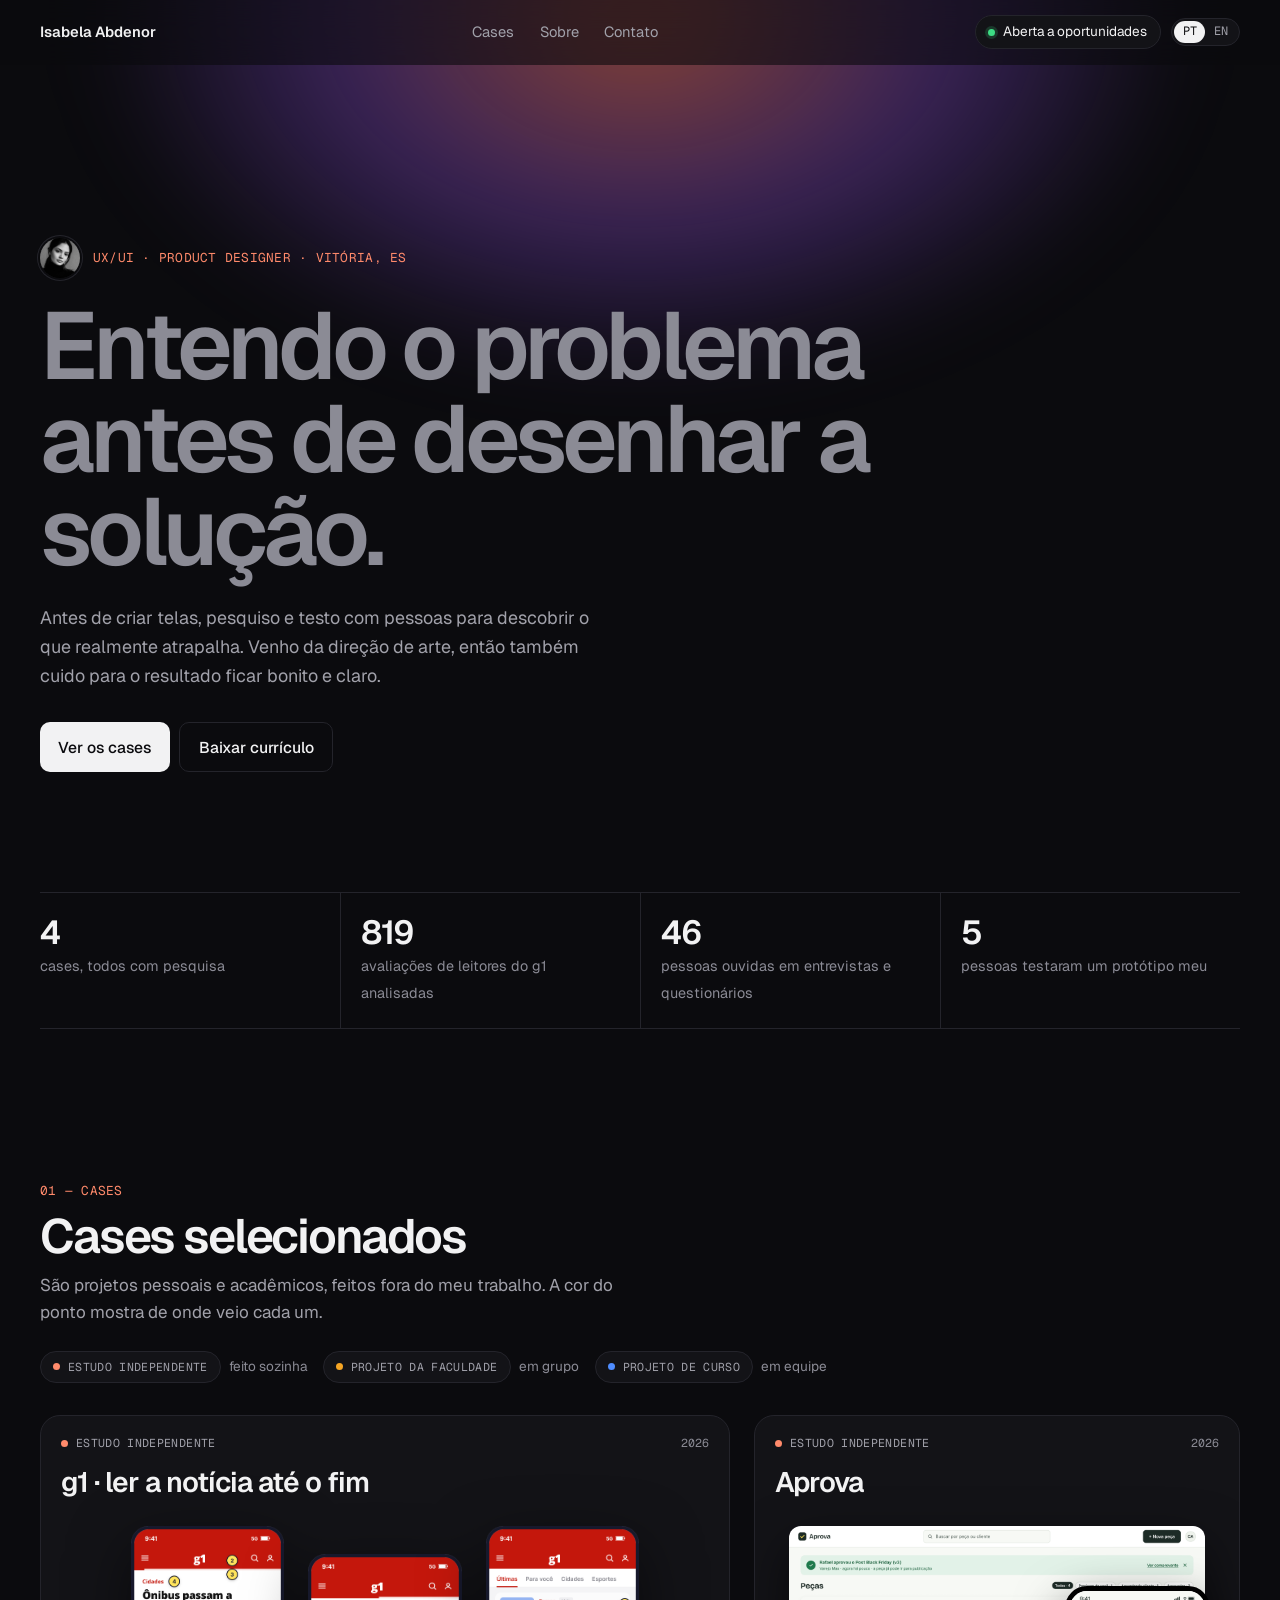
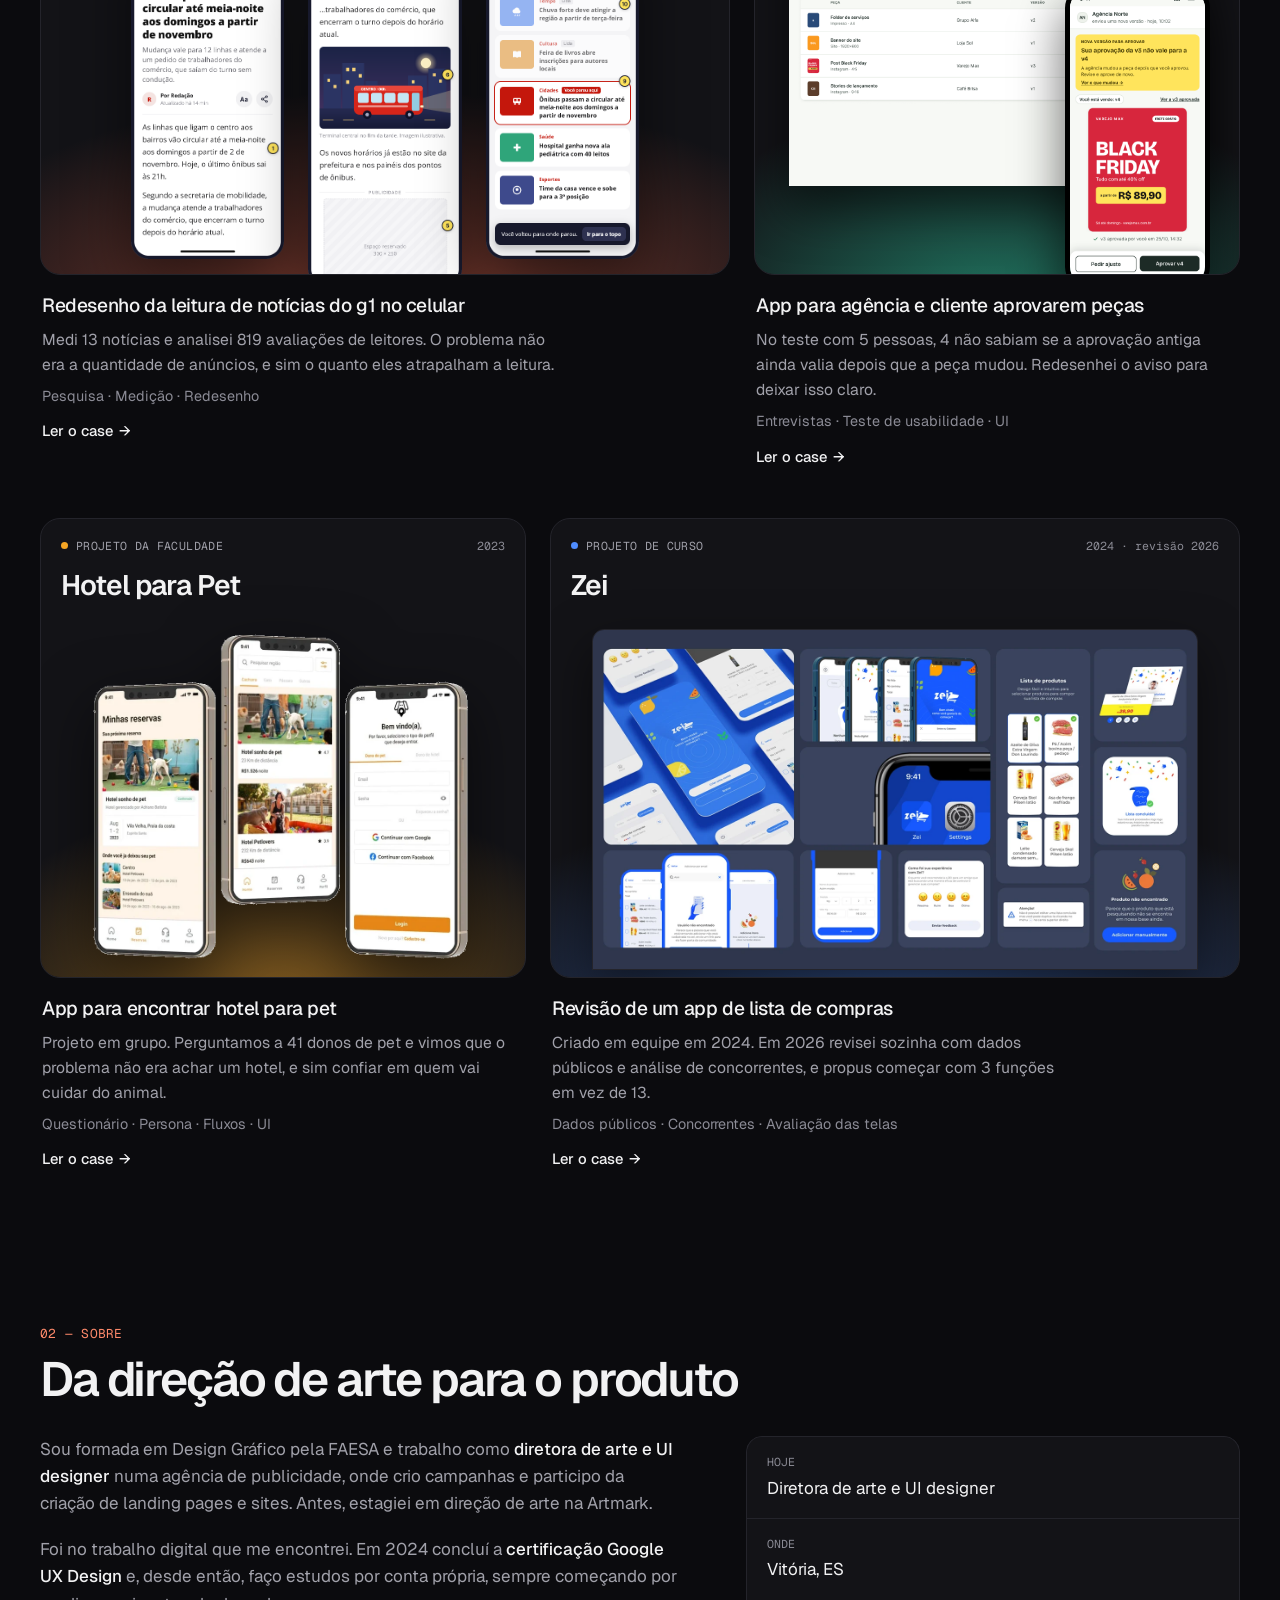
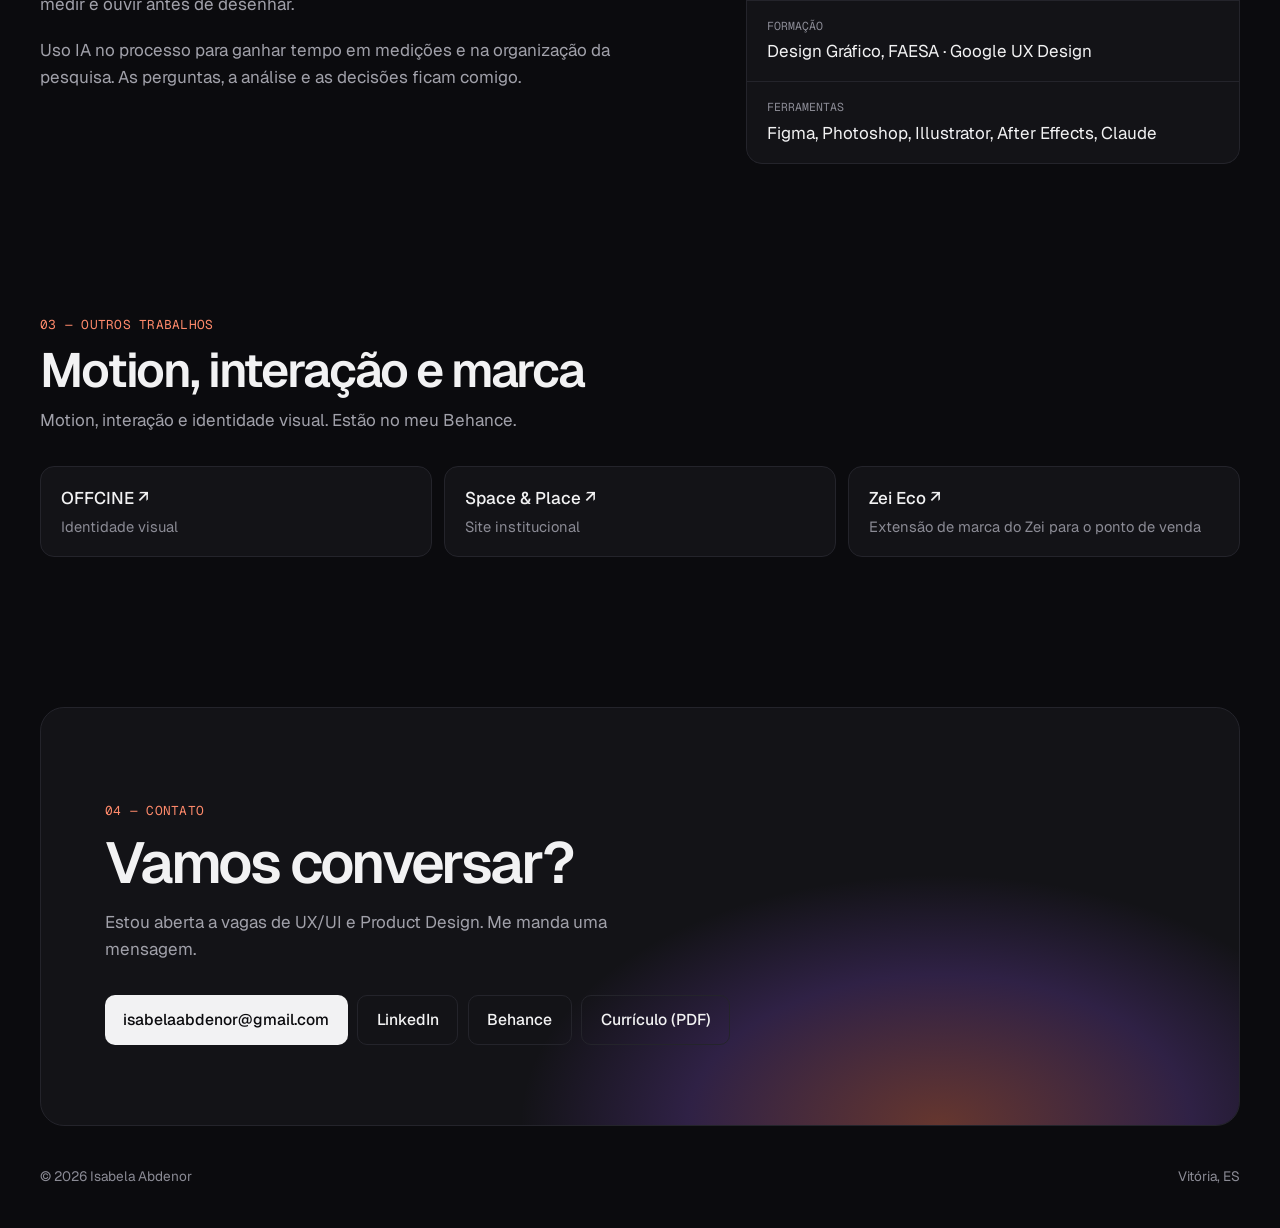
<file: index.html>
<!doctype html>
<html lang="pt-BR">
<head>
<meta charset="utf-8">
<meta name="viewport" content="width=device-width, initial-scale=1">
<title>Isabela Abdenor — UX/UI e Product Designer</title>
<meta name="description" content="Portfolio de Isabela Abdenor, UX/UI e Product Designer em Vitória, ES. Vinda da direção de arte, usa pesquisa e teste para achar o problema certo.">
<meta property="og:type" content="website">
<meta property="og:title" content="Isabela Abdenor — UX/UI e Product Designer">
<meta property="og:description" content="Entendo o problema antes de desenhar a solução. Cases de UX/UI e produto com pesquisa, decisões e resultados.">
<meta property="og:image" content="https://isabelaabdenor-ctrl.github.io/img/og-portfolio.png">
<meta property="og:url" content="https://isabelaabdenor-ctrl.github.io/">
<meta name="twitter:card" content="summary_large_image">
<link rel="alternate" hreflang="pt-BR" href="https://isabelaabdenor-ctrl.github.io/">
<link rel="alternate" hreflang="en" href="https://isabelaabdenor-ctrl.github.io/en/">
<link rel="alternate" hreflang="x-default" href="https://isabelaabdenor-ctrl.github.io/">
<meta name="theme-color" content="#0b0b0e">
<link rel="preconnect" href="https://fonts.googleapis.com">
<link rel="preconnect" href="https://fonts.gstatic.com" crossorigin>
<link href="https://fonts.googleapis.com/css2?family=Geist:wght@300..800&family=Geist+Mono:wght@400;500&display=swap" rel="stylesheet">
<style>
  /* direção B: escuro com brilho */
  :root {
    color-scheme: dark;
    --bg: #0b0b0e;
    --surface: #131317;
    --surface-2: #18181d;
    --line: #24242b;
    --text: #f2f2f3;
    --muted: #a1a1aa;
    --dim: #8b8b95;
    --coral: #ff8a6b;
    --g1: #ff6b4a;
    --aprova: #2dd4a7;
    --pet: #f5a524;
    --zei: #4f8dff;
    --sans: "Geist", system-ui, sans-serif;
    --mono: "Geist Mono", ui-monospace, monospace;
    --max: 1200px;
    --gutter: clamp(16px, 4vw, 40px);
  }
  * { box-sizing: border-box; }
  html { -webkit-text-size-adjust: 100%; scroll-behavior: smooth; }
  body { margin: 0; background: var(--bg); color: var(--text); font-family: var(--sans); font-size: 1.0625rem; line-height: 1.6; overflow-x: hidden; }
  img { display: block; max-width: 100%; height: auto; }
  a { color: inherit; }
  :focus-visible { outline: 2px solid var(--coral); outline-offset: 3px; border-radius: 6px; }
  ::selection { background: rgba(255, 138, 107, .35); }
  .wrap { width: min(calc(100% - 2 * var(--gutter)), var(--max)); margin-inline: auto; }
  .mono { font-family: var(--mono); font-size: .8rem; letter-spacing: .02em; text-transform: uppercase; }

  /* brilho do topo */
  .glow { position: absolute; z-index: 0; left: 50%; top: -340px; width: min(1100px, 140vw); height: 720px; transform: translateX(-50%); pointer-events: none;
    background: radial-gradient(closest-side, rgba(255, 120, 90, .5), rgba(160, 90, 255, .3) 55%, transparent); filter: blur(40px); }

  /* barra fixa */
  .bar { position: sticky; top: 0; z-index: 20; background: rgba(11, 11, 14, .6); backdrop-filter: blur(14px); -webkit-backdrop-filter: blur(14px); border-bottom: 1px solid transparent; transition: border-color .2s ease; }
  .bar.scrolled { border-bottom-color: var(--line); }
  .bar .wrap { display: flex; align-items: center; justify-content: space-between; gap: 1rem; height: 64px; font-size: .92rem; }
  .bar .me { font-weight: 600; text-decoration: none; white-space: nowrap; }
  .bar nav { display: flex; gap: 1.6rem; }
  .bar nav a { color: var(--muted); text-decoration: none; transition: color .15s ease; }
  .bar nav a:hover { color: var(--text); }
  .bar .right { display: flex; align-items: center; gap: .6rem; }
  .pill { display: inline-flex; align-items: center; gap: .5rem; padding: .32rem .8rem; border: 1px solid var(--line); border-radius: 999px; background: var(--surface); font-size: .85rem; white-space: nowrap; }
  .pill.open::before { content: ""; width: 7px; height: 7px; border-radius: 50%; background: #3ddc84; box-shadow: 0 0 0 3px rgba(61, 220, 132, .18); }
  .lang { display: inline-flex; border: 1px solid var(--line); border-radius: 999px; padding: 2px; background: var(--surface); }
  .lang a { padding: .1rem .55rem; border-radius: 999px; text-decoration: none; font-family: var(--mono); font-size: .75rem; color: var(--muted); }
  .lang a[aria-current] { background: var(--text); color: var(--bg); }

  /* abertura */
  .hero { position: relative; z-index: 1; padding: clamp(80px, 13vw, 160px) 0 clamp(72px, 10vw, 120px); }
  .hero .who { display: flex; align-items: center; gap: .8rem; color: var(--coral); }
  .hero .who img { width: 40px; height: 40px; border-radius: 50%; object-fit: cover; box-shadow: 0 0 0 2px var(--bg), 0 0 0 3px var(--line); }
  .hero h1 { margin: 1.4rem 0 0; max-width: 15ch; font-size: clamp(2.8rem, 7.4vw, 6rem); line-height: .98; font-weight: 600; letter-spacing: -0.05em; }
  .hero h1 span { color: var(--dim); }
  .hero .sub { max-width: 48ch; margin: 1.6rem 0 0; color: var(--muted); font-size: clamp(1.05rem, 1.4vw, 1.2rem); }
  .actions { display: flex; flex-wrap: wrap; gap: .6rem; margin-top: 2rem; }
  .btn { display: inline-flex; align-items: center; gap: .45rem; padding: .72rem 1.15rem; border-radius: 10px; font-weight: 500; font-size: .98rem; text-decoration: none; background: var(--text); color: var(--bg); transition: transform .15s ease, opacity .15s ease, border-color .15s ease; }
  .btn:hover { opacity: .88; }
  .btn:active { transform: scale(.97); }
  .btn.ghost { background: transparent; color: var(--text); border: 1px solid var(--line); }
  .btn.ghost:hover { opacity: 1; border-color: #3a3a44; }

  /* números rápidos */
  .facts { position: relative; z-index: 1; display: grid; grid-template-columns: repeat(4, minmax(0, 1fr)); border-top: 1px solid var(--line); border-bottom: 1px solid var(--line); }
  .facts div { padding: 22px 20px 22px 0; }
  .facts div + div { padding-left: 20px; border-left: 1px solid var(--line); }
  .facts b { display: block; font-size: clamp(1.6rem, 2.6vw, 2.2rem); font-weight: 600; letter-spacing: -0.04em; line-height: 1.1; }
  .facts span { color: var(--dim); font-size: .9rem; }

  /* seções */
  .section { padding-top: clamp(88px, 11vw, 140px); scroll-margin-top: 40px; }
  .head { display: flex; justify-content: space-between; align-items: end; gap: 1.5rem; flex-wrap: wrap; margin-bottom: 2rem; }
  .head .mono { color: var(--coral); }
  .head h2 { margin: .6rem 0 0; font-size: clamp(2rem, 4vw, 3rem); font-weight: 600; letter-spacing: -0.045em; line-height: 1.05; }
  .head p { margin: .7rem 0 0; color: var(--muted); max-width: 54ch; }
  .legend { list-style: none; margin: 0; padding: 0; display: flex; flex-wrap: wrap; gap: .5rem 1rem; }
  .legend li { display: flex; align-items: center; gap: .5rem; }
  .legend small { color: var(--dim); font-size: .85rem; }

  .seal { display: inline-flex; align-items: center; gap: .5rem; font-family: var(--mono); font-size: .72rem; letter-spacing: .03em; text-transform: uppercase; color: var(--muted); white-space: nowrap; }
  .seal::before { content: ""; width: 7px; height: 7px; border-radius: 50%; }
  .seal.indep::before { background: var(--coral); }
  .seal.facul::before { background: var(--pet); }
  .seal.curso::before { background: var(--zei); }
  .legend .seal { padding: .38rem .75rem; border: 1px solid var(--line); border-radius: 999px; background: var(--surface); }

  /* cases em grade de tamanhos diferentes */
  .bento { display: grid; grid-template-columns: repeat(12, minmax(0, 1fr)); gap: clamp(16px, 2vw, 24px); row-gap: clamp(36px, 4vw, 48px); }
  .case { text-decoration: none; color: inherit; display: flex; flex-direction: column; }
  .case.w7 { grid-column: span 7; }
  .case.w5 { grid-column: span 5; }
  .card { position: relative; overflow: hidden; height: clamp(360px, 36vw, 460px); border-radius: 20px; background: var(--surface); border: 1px solid var(--line); transition: border-color .3s ease; }
  .card::before { content: ""; position: absolute; left: -20%; right: -20%; bottom: -55%; height: 95%; background: radial-gradient(closest-side, var(--glow), transparent); opacity: .5; transition: opacity .4s ease; }
  .case:hover .card { border-color: #34343d; }
  .case:hover .card::before { opacity: .75; }
  .card .top { position: absolute; z-index: 2; top: 18px; left: 20px; right: 20px; display: flex; justify-content: space-between; gap: 1rem; }
  .card .top .yr { font-family: var(--mono); font-size: .72rem; color: var(--dim); }
  .card .title { position: absolute; z-index: 2; top: 44px; left: 20px; margin: 0; font-size: clamp(1.4rem, 2.2vw, 1.8rem); font-weight: 600; letter-spacing: -0.035em; }
  .card .art { position: absolute; z-index: 1; left: 0; right: 0; top: 110px; bottom: 0; display: flex; justify-content: center; align-items: flex-start; transition: transform .5s cubic-bezier(.2, .7, .2, 1); }
  .case:hover .art { transform: translateY(-8px); }
  .c-g1 { --glow: var(--g1); }
  .c-aprova { --glow: var(--aprova); }
  .c-pet { --glow: var(--pet); }
  .c-zei { --glow: var(--zei); }
  .c-g1 .art { gap: 4%; padding: 0 7%; }
  .c-g1 .art img { width: 26%; filter: drop-shadow(0 20px 30px rgba(0, 0, 0, .5)); }
  .c-g1 .art img:nth-child(2) { margin-top: 28px; }
  .c-aprova .art { padding: 0 7%; }
  .c-aprova .desk { width: 100%; border-radius: 12px 12px 0 0; box-shadow: 0 20px 50px rgba(0, 0, 0, .55); }
  .c-aprova .phone { position: absolute; right: 6%; top: 60px; width: 30%; border-radius: 22px; border: 5px solid #000; box-shadow: 0 20px 50px rgba(0, 0, 0, .6); }
  .c-pet .art { top: 96px; }
  .c-pet .art img { width: 90%; filter: drop-shadow(0 20px 30px rgba(0, 0, 0, .5)); }
  .c-zei .art { padding: 0 6%; }
  .c-zei .art img { width: 100%; border-radius: 12px 12px 0 0; border: 1px solid var(--line); box-shadow: 0 20px 50px rgba(0, 0, 0, .5); }

  .case .info { padding: 18px 2px 0; }
  .case h3 { margin: 0; font-size: clamp(1.1rem, 1.5vw, 1.3rem); font-weight: 500; line-height: 1.35; letter-spacing: -0.02em; max-width: 42ch; }
  .case .desc { margin: .5rem 0 0; color: var(--muted); font-size: .98rem; max-width: 52ch; }
  .case .meta { margin: .5rem 0 0; color: var(--dim); font-size: .9rem; }
  .case .go { display: inline-flex; gap: .35rem; margin-top: .7rem; font-size: .92rem; font-weight: 500; color: var(--text); }
  .case .go::after { content: "→"; transition: transform .2s ease; }
  .case:hover .go::after { transform: translateX(3px); }

  /* sobre */
  .about { display: grid; grid-template-columns: minmax(0, 1.3fr) minmax(0, 1fr); gap: clamp(28px, 5vw, 72px); align-items: start; }
  .about p { color: var(--muted); margin: 0 0 1.1em; max-width: 58ch; }
  .about p strong { color: var(--text); font-weight: 500; }
  .facts-list { margin: 0; display: grid; gap: 1px; background: var(--line); border: 1px solid var(--line); border-radius: 16px; overflow: hidden; }
  .facts-list div { background: var(--surface); padding: 16px 20px; }
  .facts-list dt { font-family: var(--mono); font-size: .72rem; text-transform: uppercase; color: var(--dim); }
  .facts-list dd { margin: .2rem 0 0; }

  /* playground */
  .play { list-style: none; margin: 0; padding: 0; display: grid; grid-template-columns: repeat(3, minmax(0, 1fr)); gap: 12px; }
  .play a { display: block; height: 100%; padding: 18px 20px; border: 1px solid var(--line); border-radius: 14px; background: var(--surface); text-decoration: none; transition: border-color .2s ease, background .2s ease; }
  .play a:hover { border-color: #34343d; background: var(--surface-2); }
  .play b { display: block; font-weight: 500; }
  .play span { display: block; margin-top: .25rem; color: var(--dim); font-size: .92rem; line-height: 1.45; }

  /* contato */
  .contact { position: relative; overflow: hidden; margin: clamp(96px, 12vw, 150px) 0 40px; padding: clamp(40px, 7vw, 80px) clamp(24px, 5vw, 64px); border: 1px solid var(--line); border-radius: 24px; background: var(--surface); }
  .contact::before { content: ""; position: absolute; right: -10%; bottom: -60%; width: 70%; height: 120%; background: radial-gradient(closest-side, rgba(255, 120, 90, .35), rgba(160, 90, 255, .2) 60%, transparent); pointer-events: none; }
  .contact h2 { position: relative; margin: .8rem 0 0; max-width: 16ch; font-size: clamp(2rem, 5vw, 3.6rem); font-weight: 600; letter-spacing: -0.045em; line-height: 1.02; }
  .contact .mono { position: relative; color: var(--coral); }
  .contact .lead { position: relative; margin: 1rem 0 0; color: var(--muted); max-width: 46ch; }
  .contact .links { position: relative; display: flex; flex-wrap: wrap; gap: .6rem; margin-top: 2rem; }
  .foot { display: flex; justify-content: space-between; gap: 1rem; flex-wrap: wrap; padding: 0 0 40px; color: var(--dim); font-size: .85rem; }

  /* entrada da abertura: palavra por palavra no título */
  @keyframes subir { from { opacity: 0; transform: translateY(14px); } to { opacity: 1; transform: none; } }
  @keyframes palavra { from { opacity: 0; transform: translateY(.35em); filter: blur(6px); } to { opacity: 1; transform: none; filter: none; } }
  .hero .who { animation: subir .6s cubic-bezier(.2, .7, .2, 1) both; }
  .hero h1 .w { display: inline-block; animation: palavra .8s cubic-bezier(.2, .7, .2, 1) both; animation-delay: calc(.12s + var(--i) * 55ms); }
  .hero .sub { animation: subir .7s cubic-bezier(.2, .7, .2, 1) .65s both; }
  .hero .actions { animation: subir .7s cubic-bezier(.2, .7, .2, 1) .78s both; }

  /* o brilho do topo respira devagar */
  @keyframes respirar { 0%, 100% { opacity: .85; transform: translateX(-50%) scale(1); } 50% { opacity: 1; transform: translateX(-46%) scale(1.08); } }
  .glow { animation: respirar 12s ease-in-out infinite; }

  /* blocos aparecem ao rolar */
  .reveal { opacity: 0; transform: translateY(24px); transition: opacity .8s cubic-bezier(.2, .7, .2, 1), transform .8s cubic-bezier(.2, .7, .2, 1); transition-delay: var(--d, 0s); }
  .reveal.in { opacity: 1; transform: none; }

  /* luz que segue o mouse dentro do cartão */
  .card::after { content: ""; position: absolute; inset: 0; z-index: 0; pointer-events: none; opacity: 0; transition: opacity .3s ease;
    background: radial-gradient(420px circle at var(--mx, 50%) var(--my, 50%), color-mix(in srgb, var(--glow) 22%, transparent), transparent 60%); }
  .case:hover .card::after { opacity: 1; }

  @media (max-width: 900px) {
    .bar nav { display: none; }
    .case.w7, .case.w5 { grid-column: 1 / -1; }
    .about { grid-template-columns: minmax(0, 1fr); }
    .play { grid-template-columns: repeat(2, minmax(0, 1fr)); }
    .facts { grid-template-columns: repeat(2, minmax(0, 1fr)); }
    .facts div:nth-child(3) { padding-left: 0; border-left: 0; }
    .facts div:nth-child(n+3) { border-top: 1px solid var(--line); }
  }
  @media (max-width: 520px) {
    .bar .open { display: none; }
    .play { grid-template-columns: minmax(0, 1fr); }
    .card { height: 340px; }
  }
  @media (prefers-reduced-motion: reduce) {
    html { scroll-behavior: auto; }
    .hero .who, .hero h1 .w, .hero .sub, .hero .actions, .glow { animation: none; }
    .reveal { opacity: 1; transform: none; transition: none; }
    .art, .card, .card::before, .btn, .case .go::after { transition: none; }
    .case:hover .art { transform: none; }
  }
</style>
</head>
<body>

<header class="bar">
  <div class="wrap">
    <a class="me" href="index.html">Isabela Abdenor</a>
    <nav aria-label="Principal">
      <a href="#cases">Cases</a>
      <a href="#sobre">Sobre</a>
      <a href="#contato">Contato</a>
    </nav>
    <div class="right">
      <span class="pill open">Aberta a oportunidades</span>
      <span class="lang" aria-label="Idioma"><a aria-current="true" href="index.html" lang="pt-BR">PT</a><a href="en/index.html" lang="en" hreflang="en">EN</a></span>
    </div>
  </div>
</header>

<main>
  <div class="glow" aria-hidden="true"></div>

  <section class="hero wrap">
    <p class="who mono"><img src="img/isabela.jpg" alt="" width="400" height="400">UX/UI · Product Designer · Vitória, ES</p>
    <h1>Entendo o problema <span>antes de desenhar a solução.</span></h1>
    <p class="sub">Antes de criar telas, pesquiso e testo com pessoas para descobrir o que realmente atrapalha. Venho da direção de arte, então também cuido para o resultado ficar bonito e claro.</p>
    <div class="actions">
      <a class="btn" href="#cases">Ver os cases</a>
      <a class="btn ghost" href="curriculo-isabela-abdenor.pdf">Baixar currículo</a>
    </div>
  </section>

  <div class="wrap">
    <div class="facts">
      <div><b data-n="4">4</b><span>cases, todos com pesquisa</span></div>
      <div><b data-n="819">819</b><span>avaliações de leitores do g1 analisadas</span></div>
      <div><b data-n="46">46</b><span>pessoas ouvidas em entrevistas e questionários</span></div>
      <div><b data-n="5">5</b><span>pessoas testaram um protótipo meu</span></div>
    </div>
  </div>

  <section class="section wrap" id="cases">
    <div class="head">
      <div>
        <p class="mono">01 — Cases</p>
        <h2>Cases selecionados</h2>
        <p>São projetos pessoais e acadêmicos, feitos fora do meu trabalho. A cor do ponto mostra de onde veio cada um.</p>
      </div>
      <ul class="legend" aria-label="Tipos de projeto">
        <li><span class="seal indep">Estudo independente</span> <small>feito sozinha</small></li>
        <li><span class="seal facul">Projeto da faculdade</span> <small>em grupo</small></li>
        <li><span class="seal curso">Projeto de curso</span> <small>em equipe</small></li>
      </ul>
    </div>

    <div class="bento">
      <a class="case w7" href="g1.html">
        <div class="card c-g1">
          <div class="top"><span class="seal indep">Estudo independente</span><span class="yr">2026</span></div>
          <p class="title">g1 · ler a notícia até o fim</p>
          <div class="art"><img src="img/g1/tela-a.png" alt="" width="750" height="1624"><img src="img/g1/tela-b.png" alt="" width="750" height="1624"><img src="img/g1/tela-d.png" alt="" width="750" height="1624"></div>
        </div>
        <div class="info">
          <h3>Redesenho da leitura de notícias do g1 no celular</h3>
          <p class="desc">Medi 13 notícias e analisei 819 avaliações de leitores. O problema não era a quantidade de anúncios, e sim o quanto eles atrapalham a leitura.</p>
          <p class="meta">Pesquisa · Medição · Redesenho</p>
          <span class="go">Ler o case</span>
        </div>
      </a>

      <a class="case w5" href="aprova.html">
        <div class="card c-aprova">
          <div class="top"><span class="seal indep">Estudo independente</span><span class="yr">2026</span></div>
          <p class="title">Aprova</p>
          <div class="art"><img class="desk" src="img/aprova/ui-painel.png" alt="" width="2400" height="1500"><img class="phone" src="img/aprova/ui-mudou.png" alt="" width="780" height="1688"></div>
        </div>
        <div class="info">
          <h3>App para agência e cliente aprovarem peças</h3>
          <p class="desc">No teste com 5 pessoas, 4 não sabiam se a aprovação antiga ainda valia depois que a peça mudou. Redesenhei o aviso para deixar isso claro.</p>
          <p class="meta">Entrevistas · Teste de usabilidade · UI</p>
          <span class="go">Ler o case</span>
        </div>
      </a>

      <a class="case w5" href="pet.html">
        <div class="card c-pet">
          <div class="top"><span class="seal facul">Projeto da faculdade</span><span class="yr">2023</span></div>
          <p class="title">Hotel para Pet</p>
          <div class="art"><img src="img/pet/card-alpha.png" alt="" width="996" height="820"></div>
        </div>
        <div class="info">
          <h3>App para encontrar hotel para pet</h3>
          <p class="desc">Projeto em grupo. Perguntamos a 41 donos de pet e vimos que o problema não era achar um hotel, e sim confiar em quem vai cuidar do animal.</p>
          <p class="meta">Questionário · Persona · Fluxos · UI</p>
          <span class="go">Ler o case</span>
        </div>
      </a>

      <a class="case w7" href="zei.html">
        <div class="card c-zei">
          <div class="top"><span class="seal curso">Projeto de curso</span><span class="yr">2024 · revisão 2026</span></div>
          <p class="title">Zei</p>
          <div class="art"><img src="img/zei/telas.webp" alt="" width="1400" height="788"></div>
        </div>
        <div class="info">
          <h3>Revisão de um app de lista de compras</h3>
          <p class="desc">Criado em equipe em 2024. Em 2026 revisei sozinha com dados públicos e análise de concorrentes, e propus começar com 3 funções em vez de 13.</p>
          <p class="meta">Dados públicos · Concorrentes · Avaliação das telas</p>
          <span class="go">Ler o case</span>
        </div>
      </a>
    </div>
  </section>

  <section class="section wrap" id="sobre">
    <div class="head">
      <div>
        <p class="mono">02 — Sobre</p>
        <h2>Da direção de arte para o produto</h2>
      </div>
    </div>
    <div class="about">
      <div>
        <p>Sou formada em Design Gráfico pela FAESA e trabalho como <strong>diretora de arte e UI designer</strong> numa agência de publicidade, onde crio campanhas e participo da criação de landing pages e sites. Antes, estagiei em direção de arte na Artmark.</p>
        <p>Foi no trabalho digital que me encontrei. Em 2024 concluí a <strong>certificação Google UX Design</strong> e, desde então, faço estudos por conta própria, sempre começando por medir e ouvir antes de desenhar.</p>
        <p>Uso IA no processo para ganhar tempo em medições e na organização da pesquisa. As perguntas, a análise e as decisões ficam comigo.</p>
      </div>
      <dl class="facts-list">
        <div><dt>Hoje</dt><dd>Diretora de arte e UI designer</dd></div>
        <div><dt>Onde</dt><dd>Vitória, ES</dd></div>
        <div><dt>Formação</dt><dd>Design Gráfico, FAESA · Google UX Design</dd></div>
        <div><dt>Ferramentas</dt><dd>Figma, Photoshop, Illustrator, After Effects, Claude</dd></div>
      </dl>
    </div>
  </section>

  <section class="section wrap" id="playground">
    <div class="head">
      <div>
        <p class="mono">03 — Outros trabalhos</p>
        <h2>Motion, interação e marca</h2>
        <p>Motion, interação e identidade visual. Estão no meu Behance.</p>
      </div>
    </div>
    <ul class="play">
      <li><a href="https://www.behance.net/gallery/131307971/OFFCINE"><b>OFFCINE ↗</b><span>Identidade visual</span></a></li>
      <li><a href="https://www.behance.net/gallery/140035147/Site-SPACE-PLACE"><b>Space &amp; Place ↗</b><span>Site institucional</span></a></li>
      <li><a href="https://www.behance.net/gallery/186229817/Projeto-Zei-Eco-Design-Process"><b>Zei Eco ↗</b><span>Extensão de marca do Zei para o ponto de venda</span></a></li>
    </ul>
  </section>

  <section class="wrap" id="contato">
    <div class="contact">
      <p class="mono">04 — Contato</p>
      <h2>Vamos conversar?</h2>
      <p class="lead">Estou aberta a vagas de UX/UI e Product Design. Me manda uma mensagem.</p>
      <div class="links">
        <a class="btn" href="mailto:isabelaabdenor@gmail.com">isabelaabdenor@gmail.com</a>
        <a class="btn ghost" href="https://www.linkedin.com/in/isabelaabdenor/">LinkedIn</a>
        <a class="btn ghost" href="https://www.behance.net/isabelaabdenor">Behance</a>
        <a class="btn ghost" href="curriculo-isabela-abdenor.pdf">Currículo (PDF)</a>
      </div>
    </div>
    <footer class="foot"><span>© 2026 Isabela Abdenor</span><span>Vitória, ES</span></footer>
  </section>
</main>

<script>
  const calmo = matchMedia('(prefers-reduced-motion: reduce)').matches;

  // título entra palavra por palavra
  const h1 = document.querySelector('.hero h1');
  let i = 0;
  const quebrar = el => [...el.childNodes].forEach(n => {
    if (n.nodeType === 3) {
      const frag = document.createDocumentFragment();
      n.textContent.split(/(\s+)/).forEach(t => {
        if (!t) return;
        if (/^\s+$/.test(t)) { frag.append(t); return; }
        const w = document.createElement('span'); w.className = 'w'; w.style.setProperty('--i', i++); w.textContent = t; frag.append(w);
      });
      n.replaceWith(frag);
    } else quebrar(n);
  });
  h1.setAttribute('aria-label', h1.textContent);
  quebrar(h1);

  // blocos aparecem ao rolar; cartões lado a lado entram um depois do outro
  document.querySelectorAll('.facts, .section .head, .case, .about, .play li, .contact').forEach(el => el.classList.add('reveal'));
  document.querySelectorAll('.bento .case').forEach((el, k) => el.style.setProperty('--d', (k % 2) * .12 + 's'));
  document.querySelectorAll('.play li').forEach((el, k) => el.style.setProperty('--d', k * .07 + 's'));
  const io = new IntersectionObserver(es => es.forEach(e => {
    if (!e.isIntersecting) return;
    e.target.classList.add('in');
    io.unobserve(e.target);
  }), { threshold: .15, rootMargin: '0px 0px -40px 0px' });
  document.querySelectorAll('.reveal').forEach(el => io.observe(el));

  // números contam até o valor
  const nums = document.querySelectorAll('[data-n]');
  if (!calmo) {
    const contar = new IntersectionObserver(es => es.forEach(e => {
      if (!e.isIntersecting) return;
      contar.unobserve(e.target);
      const alvo = +e.target.dataset.n, t0 = performance.now(), dur = 1200;
      const passo = t => {
        const k = Math.min(1, (t - t0) / dur);
        e.target.textContent = Math.round(alvo * (1 - Math.pow(1 - k, 3)));
        if (k < 1) requestAnimationFrame(passo);
      };
      e.target.textContent = '0';
      requestAnimationFrame(passo);
    }), { threshold: .6 });
    nums.forEach(n => contar.observe(n));
  }

  // luz do cartão acompanha o mouse
  document.querySelectorAll('.card').forEach(c => c.addEventListener('pointermove', e => {
    const r = c.getBoundingClientRect();
    c.style.setProperty('--mx', e.clientX - r.left + 'px');
    c.style.setProperty('--my', e.clientY - r.top + 'px');
  }));

  // a barra ganha uma linha quando a página rola
  const bar = document.querySelector('.bar');
  const marcar = () => bar.classList.toggle('scrolled', scrollY > 8);
  addEventListener('scroll', marcar, { passive: true });
  marcar();
</script>
</body>
</html>
</file>
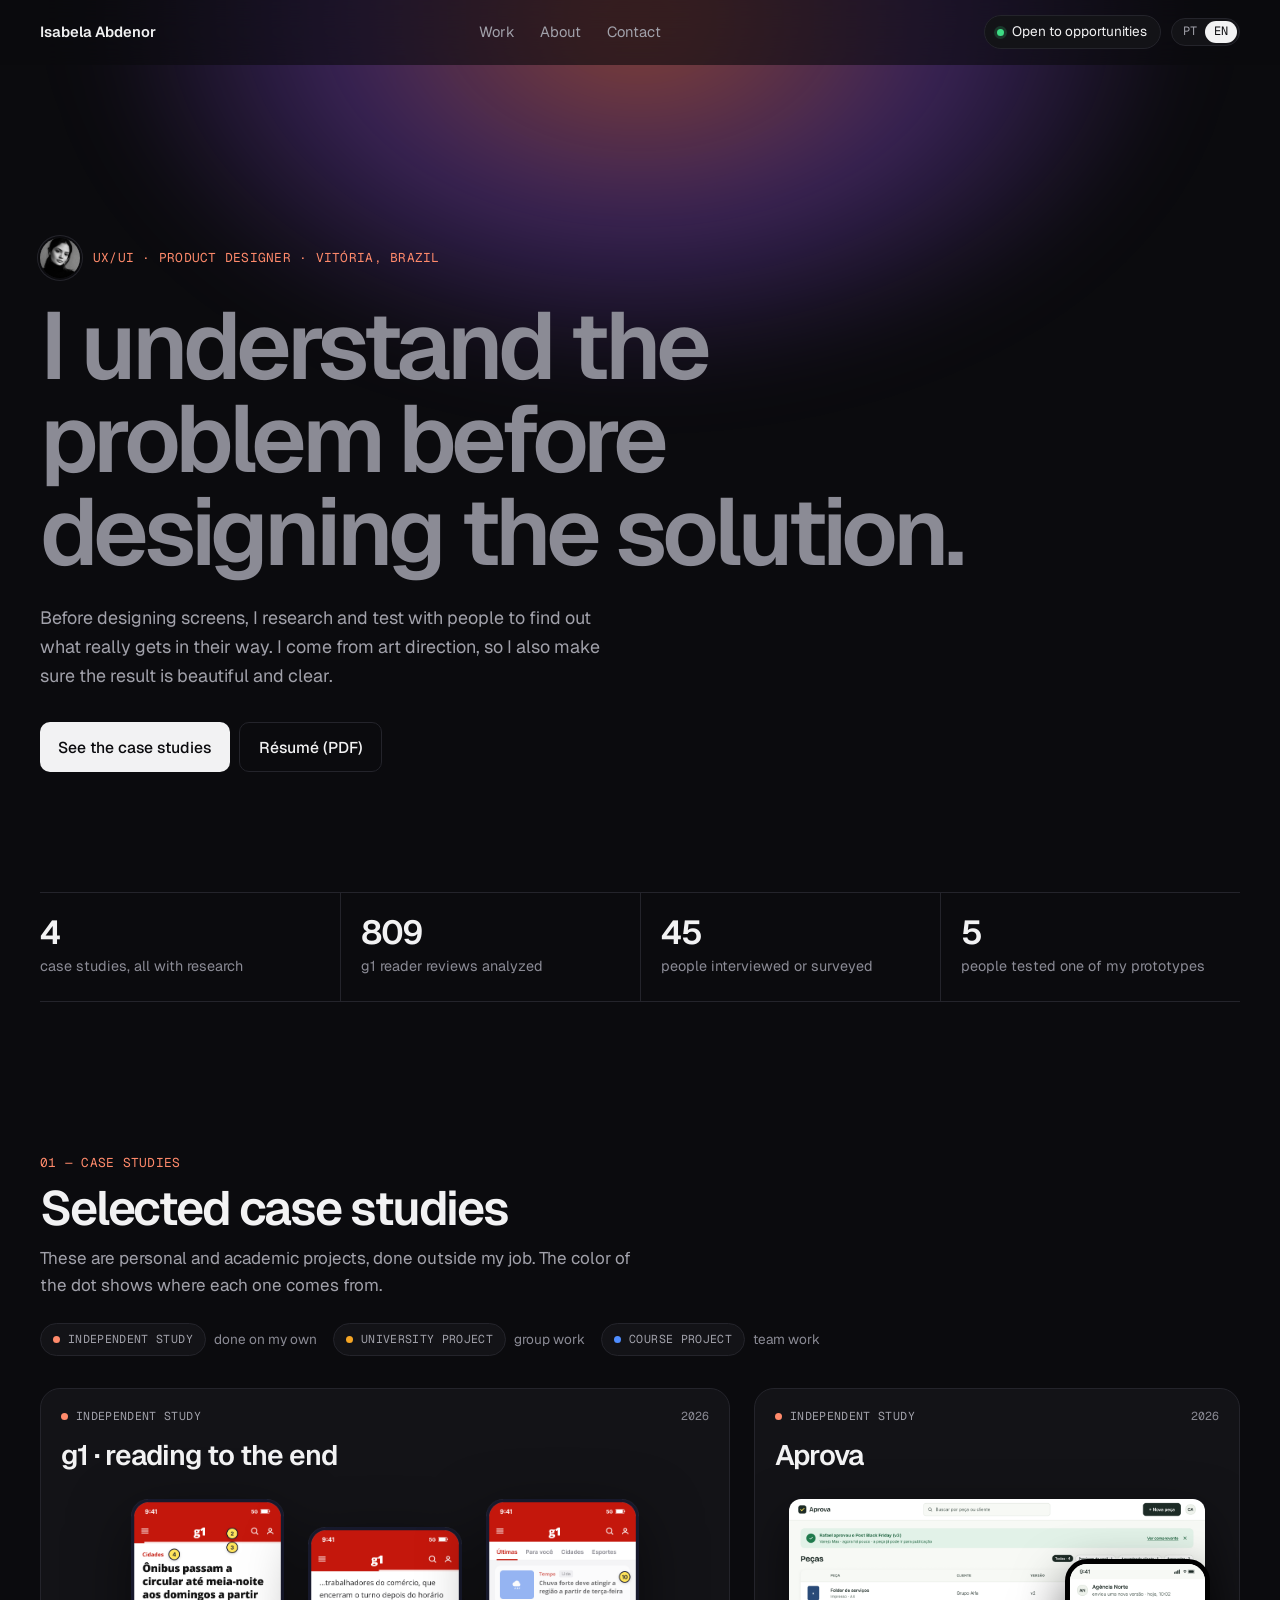
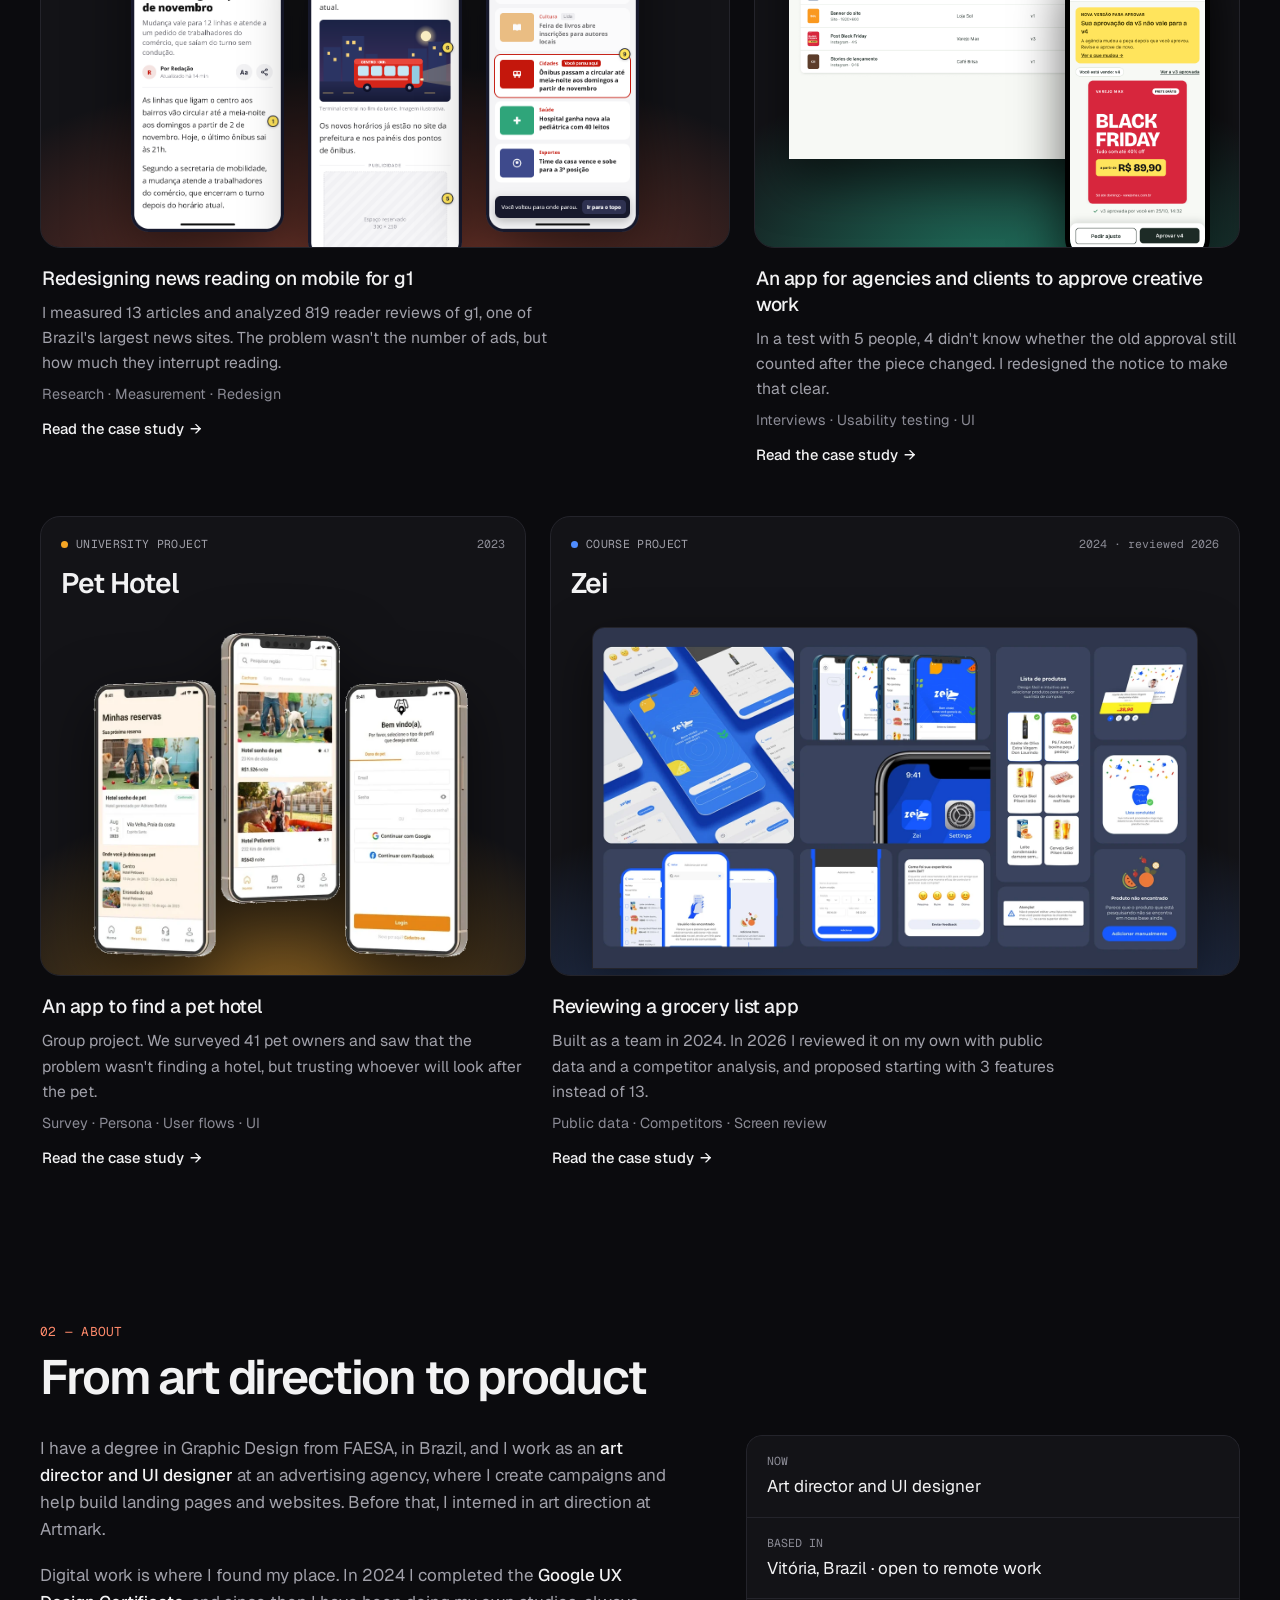
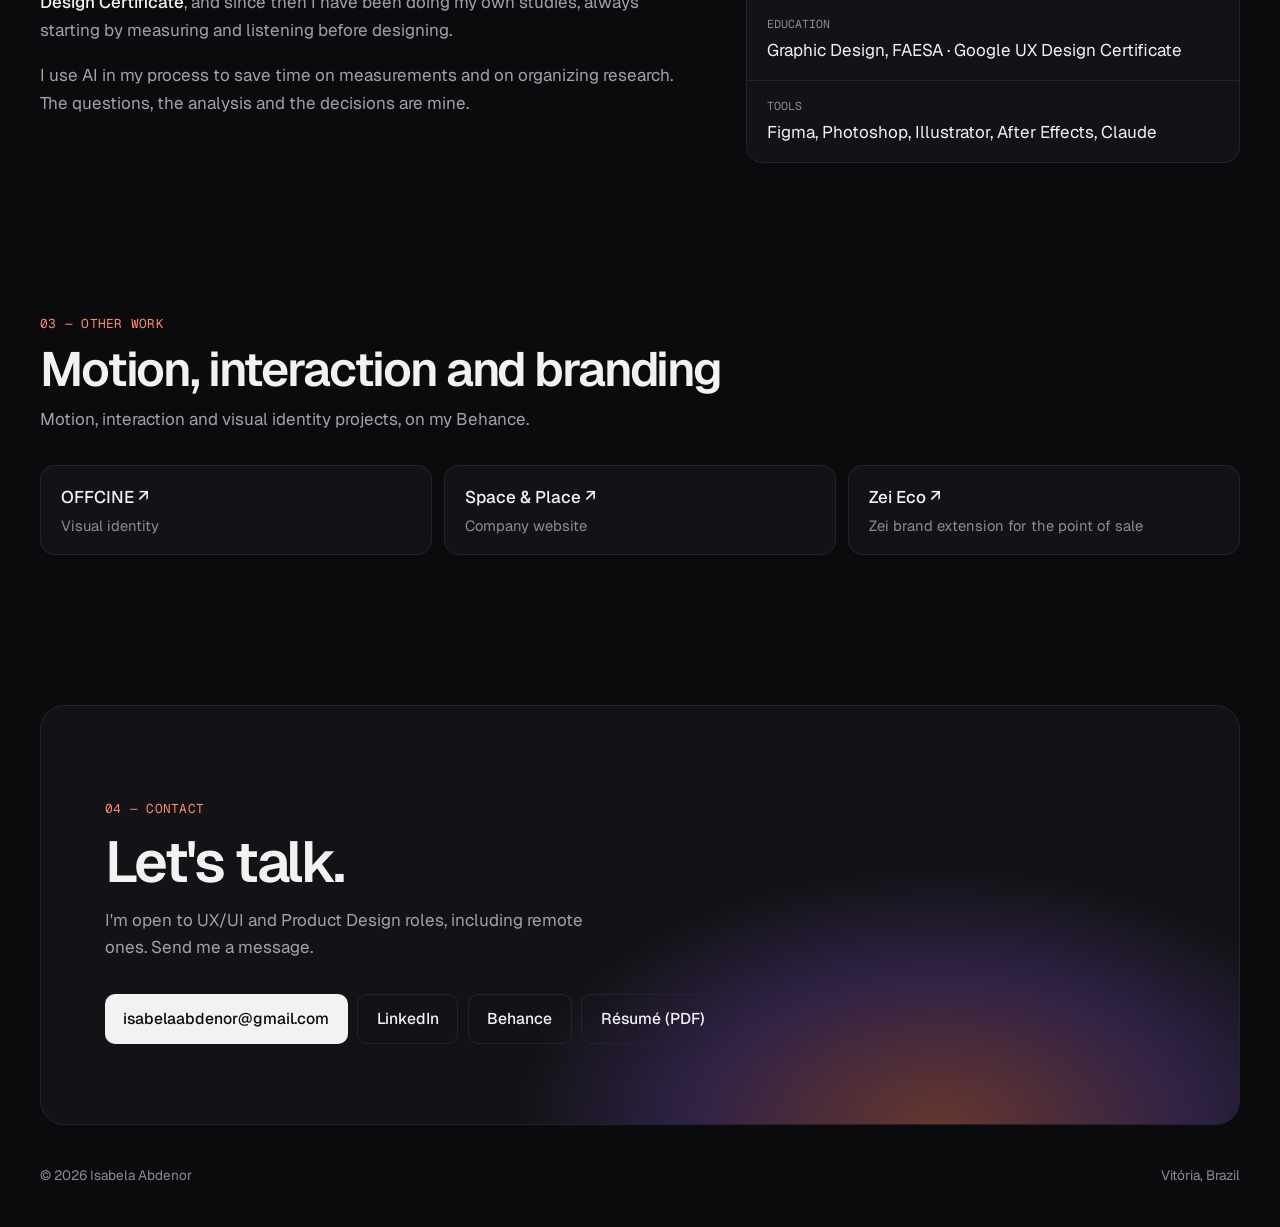
<file: en/index.html>
<!doctype html>
<html lang="en">
<head>
<meta charset="utf-8">
<meta name="viewport" content="width=device-width, initial-scale=1">
<title>Isabela Abdenor — UX/UI & Product Designer</title>
<meta name="description" content="Portfolio of Isabela Abdenor, UX/UI and Product Designer based in Vitória, Brazil. Coming from art direction, she uses research and testing to find the right problem.">
<meta property="og:type" content="website">
<meta property="og:title" content="Isabela Abdenor — UX/UI & Product Designer">
<meta property="og:description" content="I understand the problem before designing the solution. UX/UI and product case studies with research, decisions and results.">
<meta property="og:image" content="https://isabelaabdenor-ctrl.github.io/img/og-portfolio-en.png">
<meta property="og:url" content="https://isabelaabdenor-ctrl.github.io/en/">
<meta name="twitter:card" content="summary_large_image">
<link rel="alternate" hreflang="pt-BR" href="https://isabelaabdenor-ctrl.github.io/">
<link rel="alternate" hreflang="en" href="https://isabelaabdenor-ctrl.github.io/en/">
<link rel="alternate" hreflang="x-default" href="https://isabelaabdenor-ctrl.github.io/">
<meta name="theme-color" content="#0b0b0e">
<link rel="preconnect" href="https://fonts.googleapis.com">
<link rel="preconnect" href="https://fonts.gstatic.com" crossorigin>
<link href="https://fonts.googleapis.com/css2?family=Geist:wght@300..800&family=Geist+Mono:wght@400;500&display=swap" rel="stylesheet">
<style>
  /* direção B: escuro com brilho */
  :root {
    color-scheme: dark;
    --bg: #0b0b0e;
    --surface: #131317;
    --surface-2: #18181d;
    --line: #24242b;
    --text: #f2f2f3;
    --muted: #a1a1aa;
    --dim: #8b8b95;
    --coral: #ff8a6b;
    --g1: #ff6b4a;
    --aprova: #2dd4a7;
    --pet: #f5a524;
    --zei: #4f8dff;
    --sans: "Geist", system-ui, sans-serif;
    --mono: "Geist Mono", ui-monospace, monospace;
    --max: 1200px;
    --gutter: clamp(16px, 4vw, 40px);
  }
  * { box-sizing: border-box; }
  html { -webkit-text-size-adjust: 100%; scroll-behavior: smooth; }
  body { margin: 0; background: var(--bg); color: var(--text); font-family: var(--sans); font-size: 1.0625rem; line-height: 1.6; overflow-x: hidden; }
  img { display: block; max-width: 100%; height: auto; }
  a { color: inherit; }
  :focus-visible { outline: 2px solid var(--coral); outline-offset: 3px; border-radius: 6px; }
  ::selection { background: rgba(255, 138, 107, .35); }
  .wrap { width: min(calc(100% - 2 * var(--gutter)), var(--max)); margin-inline: auto; }
  .mono { font-family: var(--mono); font-size: .8rem; letter-spacing: .02em; text-transform: uppercase; }

  /* brilho do topo */
  .glow { position: absolute; z-index: 0; left: 50%; top: -340px; width: min(1100px, 140vw); height: 720px; transform: translateX(-50%); pointer-events: none;
    background: radial-gradient(closest-side, rgba(255, 120, 90, .5), rgba(160, 90, 255, .3) 55%, transparent); filter: blur(40px); }

  /* barra fixa */
  .bar { position: sticky; top: 0; z-index: 20; background: rgba(11, 11, 14, .6); backdrop-filter: blur(14px); -webkit-backdrop-filter: blur(14px); border-bottom: 1px solid transparent; transition: border-color .2s ease; }
  .bar.scrolled { border-bottom-color: var(--line); }
  .bar .wrap { display: flex; align-items: center; justify-content: space-between; gap: 1rem; height: 64px; font-size: .92rem; }
  .bar .me { font-weight: 600; text-decoration: none; white-space: nowrap; }
  .bar nav { display: flex; gap: 1.6rem; }
  .bar nav a { color: var(--muted); text-decoration: none; transition: color .15s ease; }
  .bar nav a:hover { color: var(--text); }
  .bar .right { display: flex; align-items: center; gap: .6rem; }
  .pill { display: inline-flex; align-items: center; gap: .5rem; padding: .32rem .8rem; border: 1px solid var(--line); border-radius: 999px; background: var(--surface); font-size: .85rem; white-space: nowrap; }
  .pill.open::before { content: ""; width: 7px; height: 7px; border-radius: 50%; background: #3ddc84; box-shadow: 0 0 0 3px rgba(61, 220, 132, .18); }
  .lang { display: inline-flex; border: 1px solid var(--line); border-radius: 999px; padding: 2px; background: var(--surface); }
  .lang a { padding: .1rem .55rem; border-radius: 999px; text-decoration: none; font-family: var(--mono); font-size: .75rem; color: var(--muted); }
  .lang a[aria-current] { background: var(--text); color: var(--bg); }

  /* abertura */
  .hero { position: relative; z-index: 1; padding: clamp(80px, 13vw, 160px) 0 clamp(72px, 10vw, 120px); }
  .hero .who { display: flex; align-items: center; gap: .8rem; color: var(--coral); }
  .hero .who img { width: 40px; height: 40px; border-radius: 50%; object-fit: cover; box-shadow: 0 0 0 2px var(--bg), 0 0 0 3px var(--line); }
  .hero h1 { margin: 1.4rem 0 0; max-width: 15ch; font-size: clamp(2.8rem, 7.4vw, 6rem); line-height: .98; font-weight: 600; letter-spacing: -0.05em; }
  .hero h1 span { color: var(--dim); }
  .hero .sub { max-width: 48ch; margin: 1.6rem 0 0; color: var(--muted); font-size: clamp(1.05rem, 1.4vw, 1.2rem); }
  .actions { display: flex; flex-wrap: wrap; gap: .6rem; margin-top: 2rem; }
  .btn { display: inline-flex; align-items: center; gap: .45rem; padding: .72rem 1.15rem; border-radius: 10px; font-weight: 500; font-size: .98rem; text-decoration: none; background: var(--text); color: var(--bg); transition: transform .15s ease, opacity .15s ease, border-color .15s ease; }
  .btn:hover { opacity: .88; }
  .btn:active { transform: scale(.97); }
  .btn.ghost { background: transparent; color: var(--text); border: 1px solid var(--line); }
  .btn.ghost:hover { opacity: 1; border-color: #3a3a44; }

  /* números rápidos */
  .facts { position: relative; z-index: 1; display: grid; grid-template-columns: repeat(4, minmax(0, 1fr)); border-top: 1px solid var(--line); border-bottom: 1px solid var(--line); }
  .facts div { padding: 22px 20px 22px 0; }
  .facts div + div { padding-left: 20px; border-left: 1px solid var(--line); }
  .facts b { display: block; font-size: clamp(1.6rem, 2.6vw, 2.2rem); font-weight: 600; letter-spacing: -0.04em; line-height: 1.1; }
  .facts span { color: var(--dim); font-size: .9rem; }

  /* seções */
  .section { padding-top: clamp(88px, 11vw, 140px); scroll-margin-top: 40px; }
  .head { display: flex; justify-content: space-between; align-items: end; gap: 1.5rem; flex-wrap: wrap; margin-bottom: 2rem; }
  .head .mono { color: var(--coral); }
  .head h2 { margin: .6rem 0 0; font-size: clamp(2rem, 4vw, 3rem); font-weight: 600; letter-spacing: -0.045em; line-height: 1.05; }
  .head p { margin: .7rem 0 0; color: var(--muted); max-width: 54ch; }
  .legend { list-style: none; margin: 0; padding: 0; display: flex; flex-wrap: wrap; gap: .5rem 1rem; }
  .legend li { display: flex; align-items: center; gap: .5rem; }
  .legend small { color: var(--dim); font-size: .85rem; }

  .seal { display: inline-flex; align-items: center; gap: .5rem; font-family: var(--mono); font-size: .72rem; letter-spacing: .03em; text-transform: uppercase; color: var(--muted); white-space: nowrap; }
  .seal::before { content: ""; width: 7px; height: 7px; border-radius: 50%; }
  .seal.indep::before { background: var(--coral); }
  .seal.facul::before { background: var(--pet); }
  .seal.curso::before { background: var(--zei); }
  .legend .seal { padding: .38rem .75rem; border: 1px solid var(--line); border-radius: 999px; background: var(--surface); }

  /* cases em grade de tamanhos diferentes */
  .bento { display: grid; grid-template-columns: repeat(12, minmax(0, 1fr)); gap: clamp(16px, 2vw, 24px); row-gap: clamp(36px, 4vw, 48px); }
  .case { text-decoration: none; color: inherit; display: flex; flex-direction: column; }
  .case.w7 { grid-column: span 7; }
  .case.w5 { grid-column: span 5; }
  .card { position: relative; overflow: hidden; height: clamp(360px, 36vw, 460px); border-radius: 20px; background: var(--surface); border: 1px solid var(--line); transition: border-color .3s ease; }
  .card::before { content: ""; position: absolute; left: -20%; right: -20%; bottom: -55%; height: 95%; background: radial-gradient(closest-side, var(--glow), transparent); opacity: .5; transition: opacity .4s ease; }
  .case:hover .card { border-color: #34343d; }
  .case:hover .card::before { opacity: .75; }
  .card .top { position: absolute; z-index: 2; top: 18px; left: 20px; right: 20px; display: flex; justify-content: space-between; gap: 1rem; }
  .card .top .yr { font-family: var(--mono); font-size: .72rem; color: var(--dim); }
  .card .title { position: absolute; z-index: 2; top: 44px; left: 20px; margin: 0; font-size: clamp(1.4rem, 2.2vw, 1.8rem); font-weight: 600; letter-spacing: -0.035em; }
  .card .art { position: absolute; z-index: 1; left: 0; right: 0; top: 110px; bottom: 0; display: flex; justify-content: center; align-items: flex-start; transition: transform .5s cubic-bezier(.2, .7, .2, 1); }
  .case:hover .art { transform: translateY(-8px); }
  .c-g1 { --glow: var(--g1); }
  .c-aprova { --glow: var(--aprova); }
  .c-pet { --glow: var(--pet); }
  .c-zei { --glow: var(--zei); }
  .c-g1 .art { gap: 4%; padding: 0 7%; }
  .c-g1 .art img { width: 26%; filter: drop-shadow(0 20px 30px rgba(0, 0, 0, .5)); }
  .c-g1 .art img:nth-child(2) { margin-top: 28px; }
  .c-aprova .art { padding: 0 7%; }
  .c-aprova .desk { width: 100%; border-radius: 12px 12px 0 0; box-shadow: 0 20px 50px rgba(0, 0, 0, .55); }
  .c-aprova .phone { position: absolute; right: 6%; top: 60px; width: 30%; border-radius: 22px; border: 5px solid #000; box-shadow: 0 20px 50px rgba(0, 0, 0, .6); }
  .c-pet .art { top: 96px; }
  .c-pet .art img { width: 90%; filter: drop-shadow(0 20px 30px rgba(0, 0, 0, .5)); }
  .c-zei .art { padding: 0 6%; }
  .c-zei .art img { width: 100%; border-radius: 12px 12px 0 0; border: 1px solid var(--line); box-shadow: 0 20px 50px rgba(0, 0, 0, .5); }

  .case .info { padding: 18px 2px 0; }
  .case h3 { margin: 0; font-size: clamp(1.1rem, 1.5vw, 1.3rem); font-weight: 500; line-height: 1.35; letter-spacing: -0.02em; max-width: 42ch; }
  .case .desc { margin: .5rem 0 0; color: var(--muted); font-size: .98rem; max-width: 52ch; }
  .case .meta { margin: .5rem 0 0; color: var(--dim); font-size: .9rem; }
  .case .go { display: inline-flex; gap: .35rem; margin-top: .7rem; font-size: .92rem; font-weight: 500; color: var(--text); }
  .case .go::after { content: "→"; transition: transform .2s ease; }
  .case:hover .go::after { transform: translateX(3px); }

  /* sobre */
  .about { display: grid; grid-template-columns: minmax(0, 1.3fr) minmax(0, 1fr); gap: clamp(28px, 5vw, 72px); align-items: start; }
  .about p { color: var(--muted); margin: 0 0 1.1em; max-width: 58ch; }
  .about p strong { color: var(--text); font-weight: 500; }
  .facts-list { margin: 0; display: grid; gap: 1px; background: var(--line); border: 1px solid var(--line); border-radius: 16px; overflow: hidden; }
  .facts-list div { background: var(--surface); padding: 16px 20px; }
  .facts-list dt { font-family: var(--mono); font-size: .72rem; text-transform: uppercase; color: var(--dim); }
  .facts-list dd { margin: .2rem 0 0; }

  /* playground */
  .play { list-style: none; margin: 0; padding: 0; display: grid; grid-template-columns: repeat(3, minmax(0, 1fr)); gap: 12px; }
  .play a { display: block; height: 100%; padding: 18px 20px; border: 1px solid var(--line); border-radius: 14px; background: var(--surface); text-decoration: none; transition: border-color .2s ease, background .2s ease; }
  .play a:hover { border-color: #34343d; background: var(--surface-2); }
  .play b { display: block; font-weight: 500; }
  .play span { display: block; margin-top: .25rem; color: var(--dim); font-size: .92rem; line-height: 1.45; }

  /* contato */
  .contact { position: relative; overflow: hidden; margin: clamp(96px, 12vw, 150px) 0 40px; padding: clamp(40px, 7vw, 80px) clamp(24px, 5vw, 64px); border: 1px solid var(--line); border-radius: 24px; background: var(--surface); }
  .contact::before { content: ""; position: absolute; right: -10%; bottom: -60%; width: 70%; height: 120%; background: radial-gradient(closest-side, rgba(255, 120, 90, .35), rgba(160, 90, 255, .2) 60%, transparent); pointer-events: none; }
  .contact h2 { position: relative; margin: .8rem 0 0; max-width: 16ch; font-size: clamp(2rem, 5vw, 3.6rem); font-weight: 600; letter-spacing: -0.045em; line-height: 1.02; }
  .contact .mono { position: relative; color: var(--coral); }
  .contact .lead { position: relative; margin: 1rem 0 0; color: var(--muted); max-width: 46ch; }
  .contact .links { position: relative; display: flex; flex-wrap: wrap; gap: .6rem; margin-top: 2rem; }
  .foot { display: flex; justify-content: space-between; gap: 1rem; flex-wrap: wrap; padding: 0 0 40px; color: var(--dim); font-size: .85rem; }

  /* entrada da abertura: palavra por palavra no título */
  @keyframes subir { from { opacity: 0; transform: translateY(14px); } to { opacity: 1; transform: none; } }
  @keyframes palavra { from { opacity: 0; transform: translateY(.35em); filter: blur(6px); } to { opacity: 1; transform: none; filter: none; } }
  .hero .who { animation: subir .6s cubic-bezier(.2, .7, .2, 1) both; }
  .hero h1 .w { display: inline-block; animation: palavra .8s cubic-bezier(.2, .7, .2, 1) both; animation-delay: calc(.12s + var(--i) * 55ms); }
  .hero .sub { animation: subir .7s cubic-bezier(.2, .7, .2, 1) .65s both; }
  .hero .actions { animation: subir .7s cubic-bezier(.2, .7, .2, 1) .78s both; }

  /* o brilho do topo respira devagar */
  @keyframes respirar { 0%, 100% { opacity: .85; transform: translateX(-50%) scale(1); } 50% { opacity: 1; transform: translateX(-46%) scale(1.08); } }
  .glow { animation: respirar 12s ease-in-out infinite; }

  /* blocos aparecem ao rolar */
  .reveal { opacity: 0; transform: translateY(24px); transition: opacity .8s cubic-bezier(.2, .7, .2, 1), transform .8s cubic-bezier(.2, .7, .2, 1); transition-delay: var(--d, 0s); }
  .reveal.in { opacity: 1; transform: none; }

  /* luz que segue o mouse dentro do cartão */
  .card::after { content: ""; position: absolute; inset: 0; z-index: 0; pointer-events: none; opacity: 0; transition: opacity .3s ease;
    background: radial-gradient(420px circle at var(--mx, 50%) var(--my, 50%), color-mix(in srgb, var(--glow) 22%, transparent), transparent 60%); }
  .case:hover .card::after { opacity: 1; }

  @media (max-width: 900px) {
    .bar nav { display: none; }
    .case.w7, .case.w5 { grid-column: 1 / -1; }
    .about { grid-template-columns: minmax(0, 1fr); }
    .play { grid-template-columns: repeat(2, minmax(0, 1fr)); }
    .facts { grid-template-columns: repeat(2, minmax(0, 1fr)); }
    .facts div:nth-child(3) { padding-left: 0; border-left: 0; }
    .facts div:nth-child(n+3) { border-top: 1px solid var(--line); }
  }
  @media (max-width: 520px) {
    .bar .open { display: none; }
    .play { grid-template-columns: minmax(0, 1fr); }
    .card { height: 340px; }
  }
  @media (prefers-reduced-motion: reduce) {
    html { scroll-behavior: auto; }
    .hero .who, .hero h1 .w, .hero .sub, .hero .actions, .glow { animation: none; }
    .reveal { opacity: 1; transform: none; transition: none; }
    .art, .card, .card::before, .btn, .case .go::after { transition: none; }
    .case:hover .art { transform: none; }
  }
</style>
</head>
<body>

<header class="bar">
  <div class="wrap">
    <a class="me" href="index.html">Isabela Abdenor</a>
    <nav aria-label="Main">
      <a href="#cases">Work</a>
      <a href="#about">About</a>
      <a href="#contact">Contact</a>
    </nav>
    <div class="right">
      <span class="pill open">Open to opportunities</span>
      <span class="lang" aria-label="Language"><a href="../index.html" lang="pt-BR" hreflang="pt-BR">PT</a><a aria-current="true" href="index.html" lang="en">EN</a></span>
    </div>
  </div>
</header>

<main>
  <div class="glow" aria-hidden="true"></div>

  <section class="hero wrap">
    <p class="who mono"><img src="../img/isabela.jpg" alt="" width="400" height="400">UX/UI · Product Designer · Vitória, Brazil</p>
    <h1>I understand the problem <span>before designing the solution.</span></h1>
    <p class="sub">Before designing screens, I research and test with people to find out what really gets in their way. I come from art direction, so I also make sure the result is beautiful and clear.</p>
    <div class="actions">
      <a class="btn" href="#cases">See the case studies</a>
      <a class="btn ghost" href="../resume-isabela-abdenor.pdf">Résumé (PDF)</a>
    </div>
  </section>

  <div class="wrap">
    <div class="facts">
      <div><b data-n="4">4</b><span>case studies, all with research</span></div>
      <div><b data-n="819">819</b><span>g1 reader reviews analyzed</span></div>
      <div><b data-n="46">46</b><span>people interviewed or surveyed</span></div>
      <div><b data-n="5">5</b><span>people tested one of my prototypes</span></div>
    </div>
  </div>

  <section class="section wrap" id="cases">
    <div class="head">
      <div>
        <p class="mono">01 — Case studies</p>
        <h2>Selected case studies</h2>
        <p>These are personal and academic projects, done outside my job. The color of the dot shows where each one comes from.</p>
      </div>
      <ul class="legend" aria-label="Project types">
        <li><span class="seal indep">Independent study</span> <small>done on my own</small></li>
        <li><span class="seal facul">University project</span> <small>group work</small></li>
        <li><span class="seal curso">Course project</span> <small>team work</small></li>
      </ul>
    </div>

    <div class="bento">
      <a class="case w7" href="g1.html">
        <div class="card c-g1">
          <div class="top"><span class="seal indep">Independent study</span><span class="yr">2026</span></div>
          <p class="title">g1 · reading to the end</p>
          <div class="art"><img src="../img/g1/tela-a.png" alt="" width="750" height="1624"><img src="../img/g1/tela-b.png" alt="" width="750" height="1624"><img src="../img/g1/tela-d.png" alt="" width="750" height="1624"></div>
        </div>
        <div class="info">
          <h3>Redesigning news reading on mobile for g1</h3>
          <p class="desc">I measured 13 articles and analyzed 819 reader reviews of g1, one of Brazil's largest news sites. The problem wasn't the number of ads, but how much they interrupt reading.</p>
          <p class="meta">Research · Measurement · Redesign</p>
          <span class="go">Read the case study</span>
        </div>
      </a>

      <a class="case w5" href="aprova.html">
        <div class="card c-aprova">
          <div class="top"><span class="seal indep">Independent study</span><span class="yr">2026</span></div>
          <p class="title">Aprova</p>
          <div class="art"><img class="desk" src="../img/aprova/ui-painel.png" alt="" width="2400" height="1500"><img class="phone" src="../img/aprova/ui-mudou.png" alt="" width="780" height="1688"></div>
        </div>
        <div class="info">
          <h3>An app for agencies and clients to approve creative work</h3>
          <p class="desc">In a test with 5 people, 4 didn't know whether the old approval still counted after the piece changed. I redesigned the notice to make that clear.</p>
          <p class="meta">Interviews · Usability testing · UI</p>
          <span class="go">Read the case study</span>
        </div>
      </a>

      <a class="case w5" href="pet.html">
        <div class="card c-pet">
          <div class="top"><span class="seal facul">University project</span><span class="yr">2023</span></div>
          <p class="title">Pet Hotel</p>
          <div class="art"><img src="../img/pet/card-alpha.png" alt="" width="996" height="820"></div>
        </div>
        <div class="info">
          <h3>An app to find a pet hotel</h3>
          <p class="desc">Group project. We surveyed 41 pet owners and saw that the problem wasn't finding a hotel, but trusting whoever will look after the pet.</p>
          <p class="meta">Survey · Persona · User flows · UI</p>
          <span class="go">Read the case study</span>
        </div>
      </a>

      <a class="case w7" href="zei.html">
        <div class="card c-zei">
          <div class="top"><span class="seal curso">Course project</span><span class="yr">2024 · reviewed 2026</span></div>
          <p class="title">Zei</p>
          <div class="art"><img src="../img/zei/telas.webp" alt="" width="1400" height="788"></div>
        </div>
        <div class="info">
          <h3>Reviewing a grocery list app</h3>
          <p class="desc">Built as a team in 2024. In 2026 I reviewed it on my own with public data and a competitor analysis, and proposed starting with 3 features instead of 13.</p>
          <p class="meta">Public data · Competitors · Screen review</p>
          <span class="go">Read the case study</span>
        </div>
      </a>
    </div>
  </section>

  <section class="section wrap" id="about">
    <div class="head">
      <div>
        <p class="mono">02 — About</p>
        <h2>From art direction to product</h2>
      </div>
    </div>
    <div class="about">
      <div>
        <p>I have a degree in Graphic Design from FAESA, in Brazil, and I work as an <strong>art director and UI designer</strong> at an advertising agency, where I create campaigns and help build landing pages and websites. Before that, I interned in art direction at Artmark.</p>
        <p>Digital work is where I found my place. In 2024 I completed the <strong>Google UX Design Certificate</strong>, and since then I have been doing my own studies, always starting by measuring and listening before designing.</p>
        <p>I use AI in my process to save time on measurements and on organizing research. The questions, the analysis and the decisions are mine.</p>
      </div>
      <dl class="facts-list">
        <div><dt>Now</dt><dd>Art director and UI designer</dd></div>
        <div><dt>Based in</dt><dd>Vitória, Brazil · open to remote work</dd></div>
        <div><dt>Education</dt><dd>Graphic Design, FAESA · Google UX Design Certificate</dd></div>
        <div><dt>Tools</dt><dd>Figma, Photoshop, Illustrator, After Effects, Claude</dd></div>
      </dl>
    </div>
  </section>

  <section class="section wrap" id="playground">
    <div class="head">
      <div>
        <p class="mono">03 — Other work</p>
        <h2>Motion, interaction and branding</h2>
        <p>Motion, interaction and visual identity projects, on my Behance.</p>
      </div>
    </div>
    <ul class="play">
      <li><a href="https://www.behance.net/gallery/131307971/OFFCINE"><b>OFFCINE ↗</b><span>Visual identity</span></a></li>
      <li><a href="https://www.behance.net/gallery/140035147/Site-SPACE-PLACE"><b>Space &amp; Place ↗</b><span>Company website</span></a></li>
      <li><a href="https://www.behance.net/gallery/186229817/Projeto-Zei-Eco-Design-Process"><b>Zei Eco ↗</b><span>Zei brand extension for the point of sale</span></a></li>
    </ul>
  </section>

  <section class="wrap" id="contact">
    <div class="contact">
      <p class="mono">04 — Contact</p>
      <h2>Let's talk.</h2>
      <p class="lead">I'm open to UX/UI and Product Design roles, including remote ones. Send me a message.</p>
      <div class="links">
        <a class="btn" href="mailto:isabelaabdenor@gmail.com">isabelaabdenor@gmail.com</a>
        <a class="btn ghost" href="https://www.linkedin.com/in/isabelaabdenor/">LinkedIn</a>
        <a class="btn ghost" href="https://www.behance.net/isabelaabdenor">Behance</a>
        <a class="btn ghost" href="../resume-isabela-abdenor.pdf">Résumé (PDF)</a>
      </div>
    </div>
    <footer class="foot"><span>© 2026 Isabela Abdenor</span><span>Vitória, Brazil</span></footer>
  </section>
</main>

<script>
  const calmo = matchMedia('(prefers-reduced-motion: reduce)').matches;

  // título entra palavra por palavra
  const h1 = document.querySelector('.hero h1');
  let i = 0;
  const quebrar = el => [...el.childNodes].forEach(n => {
    if (n.nodeType === 3) {
      const frag = document.createDocumentFragment();
      n.textContent.split(/(\s+)/).forEach(t => {
        if (!t) return;
        if (/^\s+$/.test(t)) { frag.append(t); return; }
        const w = document.createElement('span'); w.className = 'w'; w.style.setProperty('--i', i++); w.textContent = t; frag.append(w);
      });
      n.replaceWith(frag);
    } else quebrar(n);
  });
  h1.setAttribute('aria-label', h1.textContent);
  quebrar(h1);

  // blocos aparecem ao rolar; cartões lado a lado entram um depois do outro
  document.querySelectorAll('.facts, .section .head, .case, .about, .play li, .contact').forEach(el => el.classList.add('reveal'));
  document.querySelectorAll('.bento .case').forEach((el, k) => el.style.setProperty('--d', (k % 2) * .12 + 's'));
  document.querySelectorAll('.play li').forEach((el, k) => el.style.setProperty('--d', k * .07 + 's'));
  const io = new IntersectionObserver(es => es.forEach(e => {
    if (!e.isIntersecting) return;
    e.target.classList.add('in');
    io.unobserve(e.target);
  }), { threshold: .15, rootMargin: '0px 0px -40px 0px' });
  document.querySelectorAll('.reveal').forEach(el => io.observe(el));

  // números contam até o valor
  const nums = document.querySelectorAll('[data-n]');
  if (!calmo) {
    const contar = new IntersectionObserver(es => es.forEach(e => {
      if (!e.isIntersecting) return;
      contar.unobserve(e.target);
      const alvo = +e.target.dataset.n, t0 = performance.now(), dur = 1200;
      const passo = t => {
        const k = Math.min(1, (t - t0) / dur);
        e.target.textContent = Math.round(alvo * (1 - Math.pow(1 - k, 3)));
        if (k < 1) requestAnimationFrame(passo);
      };
      e.target.textContent = '0';
      requestAnimationFrame(passo);
    }), { threshold: .6 });
    nums.forEach(n => contar.observe(n));
  }

  // luz do cartão acompanha o mouse
  document.querySelectorAll('.card').forEach(c => c.addEventListener('pointermove', e => {
    const r = c.getBoundingClientRect();
    c.style.setProperty('--mx', e.clientX - r.left + 'px');
    c.style.setProperty('--my', e.clientY - r.top + 'px');
  }));

  // a barra ganha uma linha quando a página rola
  const bar = document.querySelector('.bar');
  const marcar = () => bar.classList.toggle('scrolled', scrollY > 8);
  addEventListener('scroll', marcar, { passive: true });
  marcar();
</script>
</body>
</html>
</file>
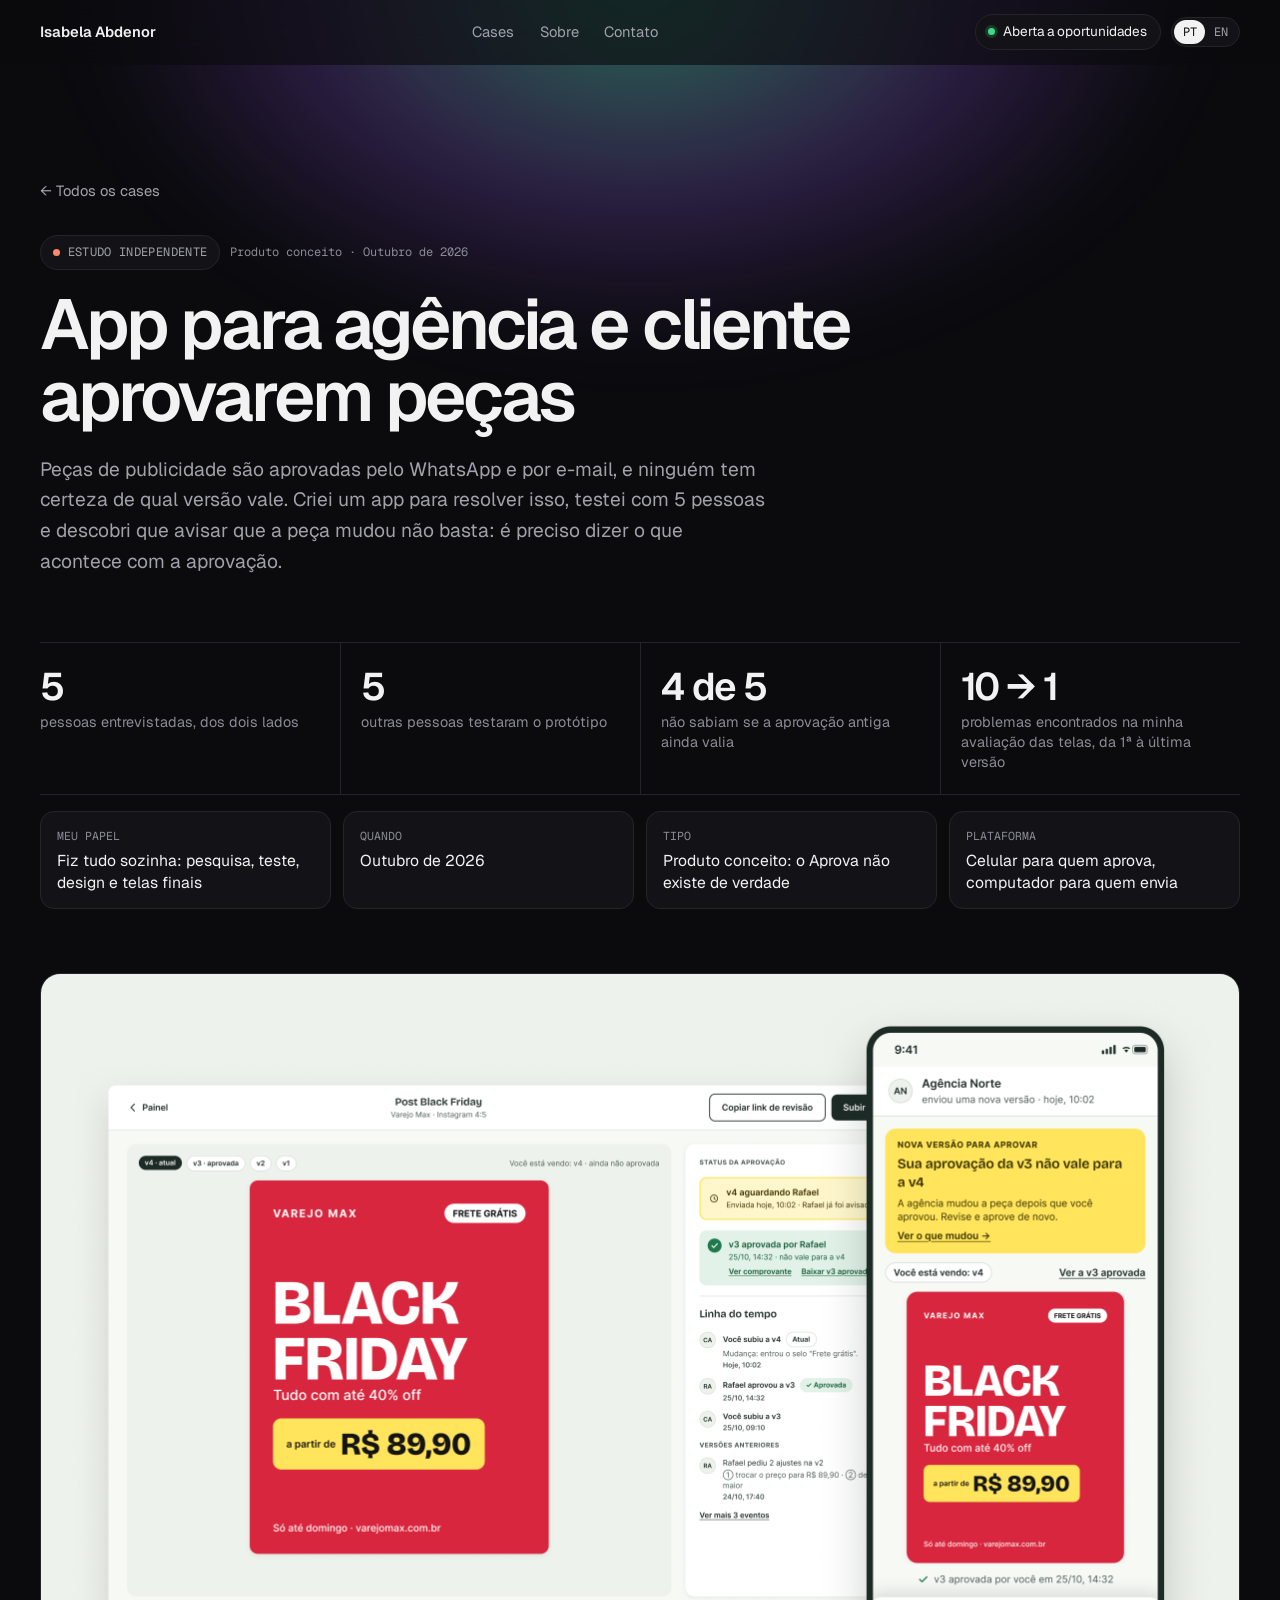
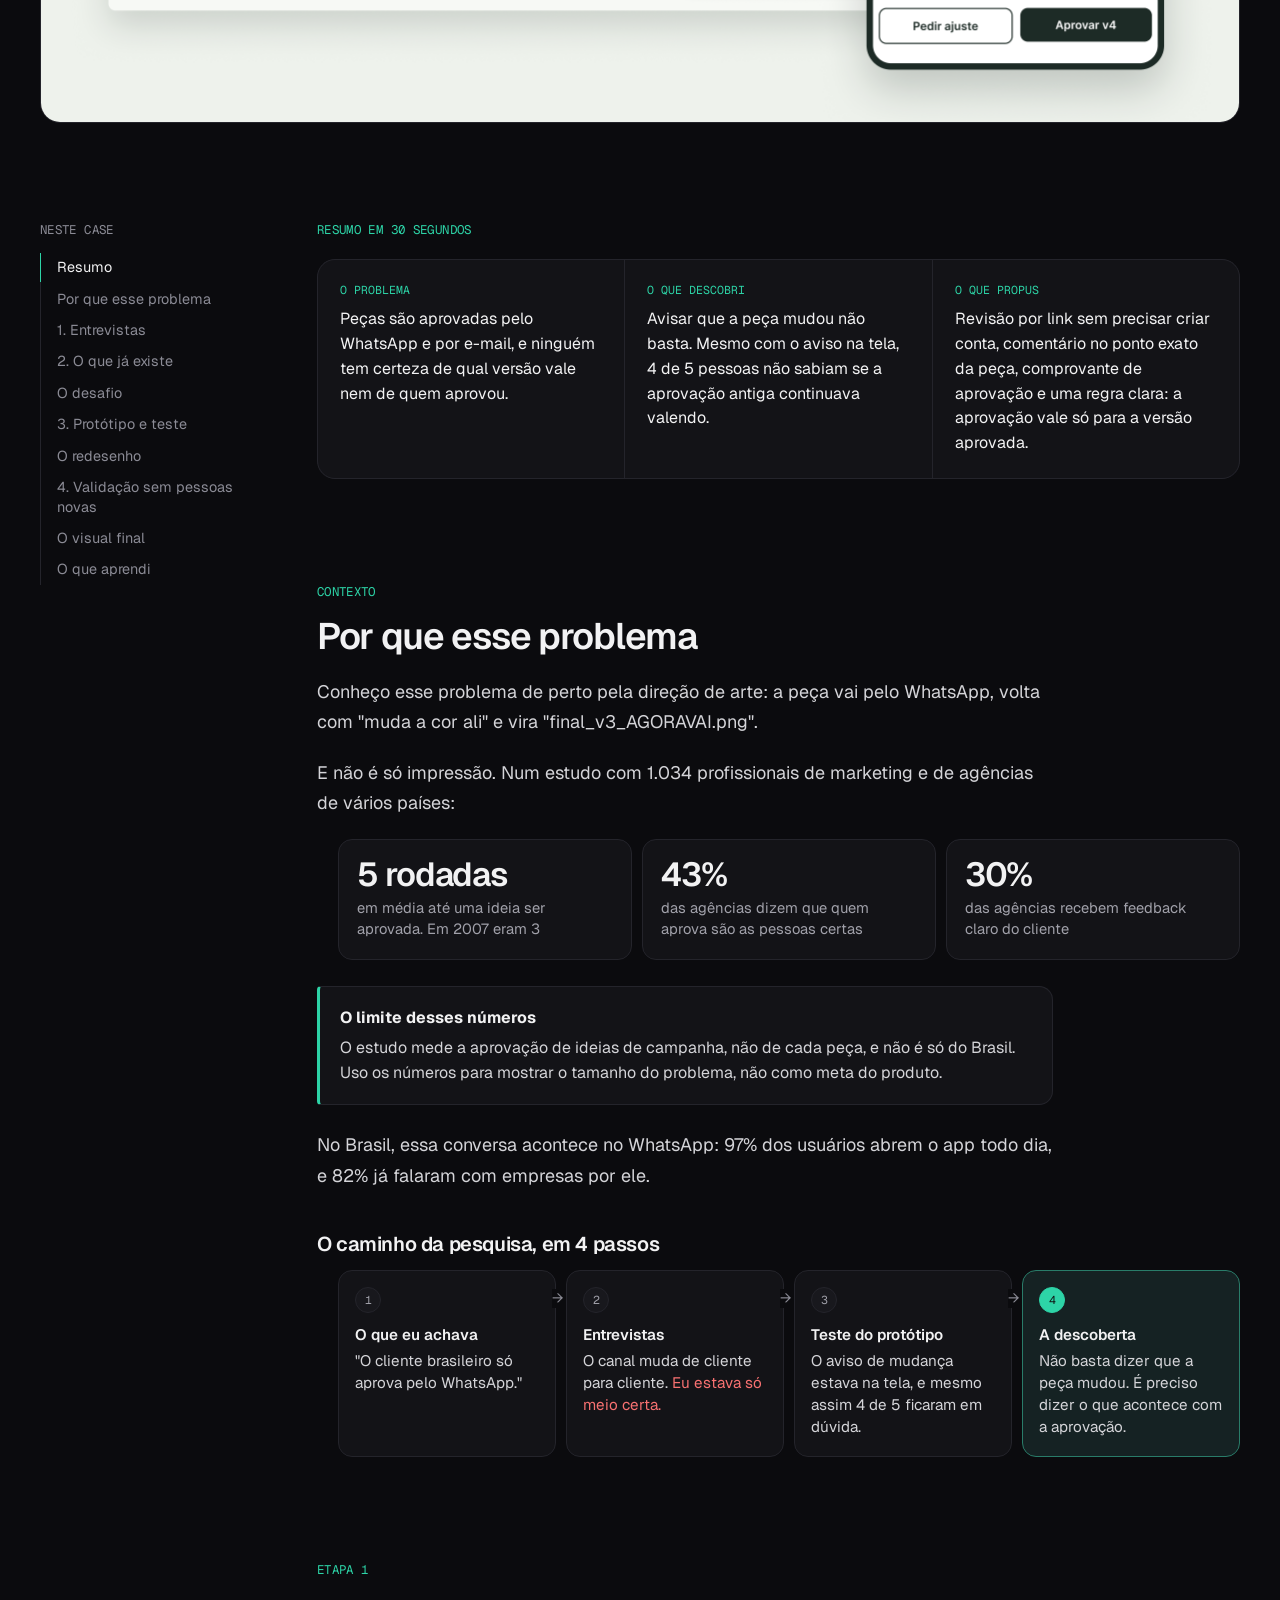
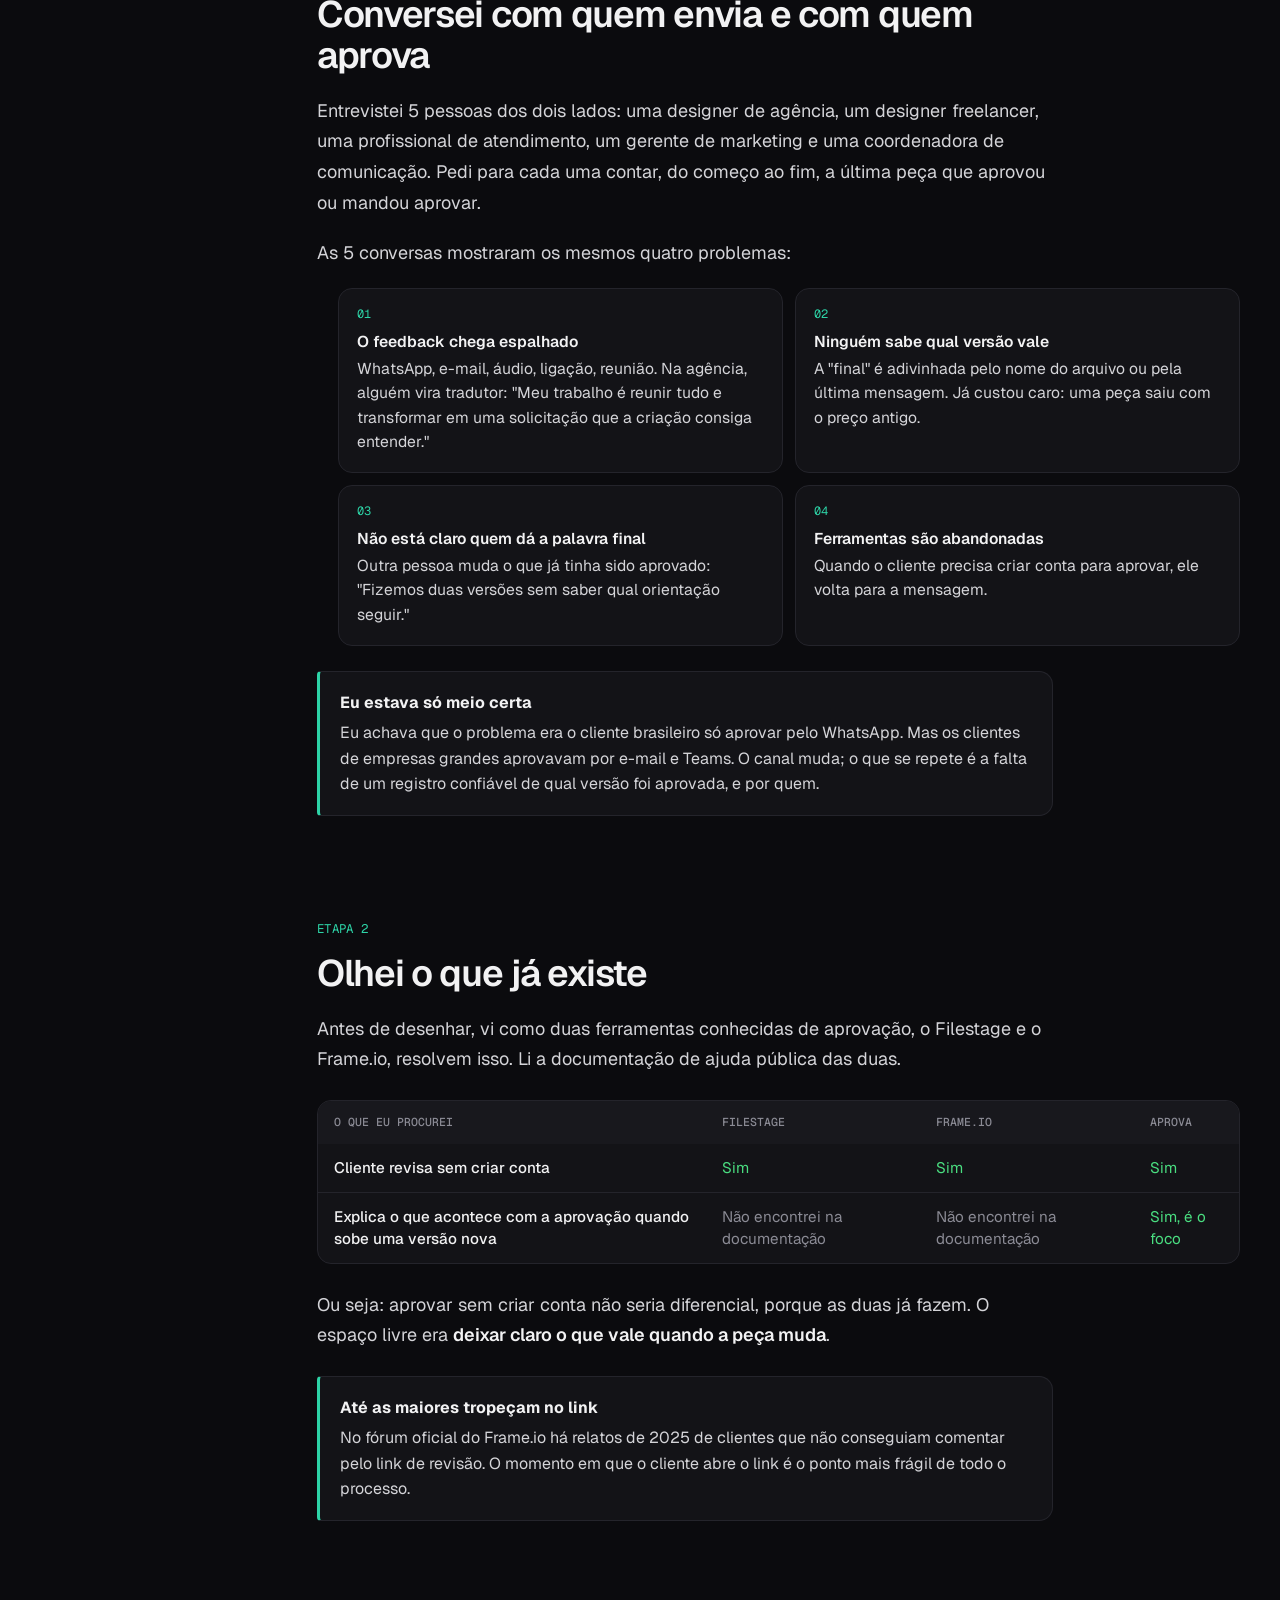
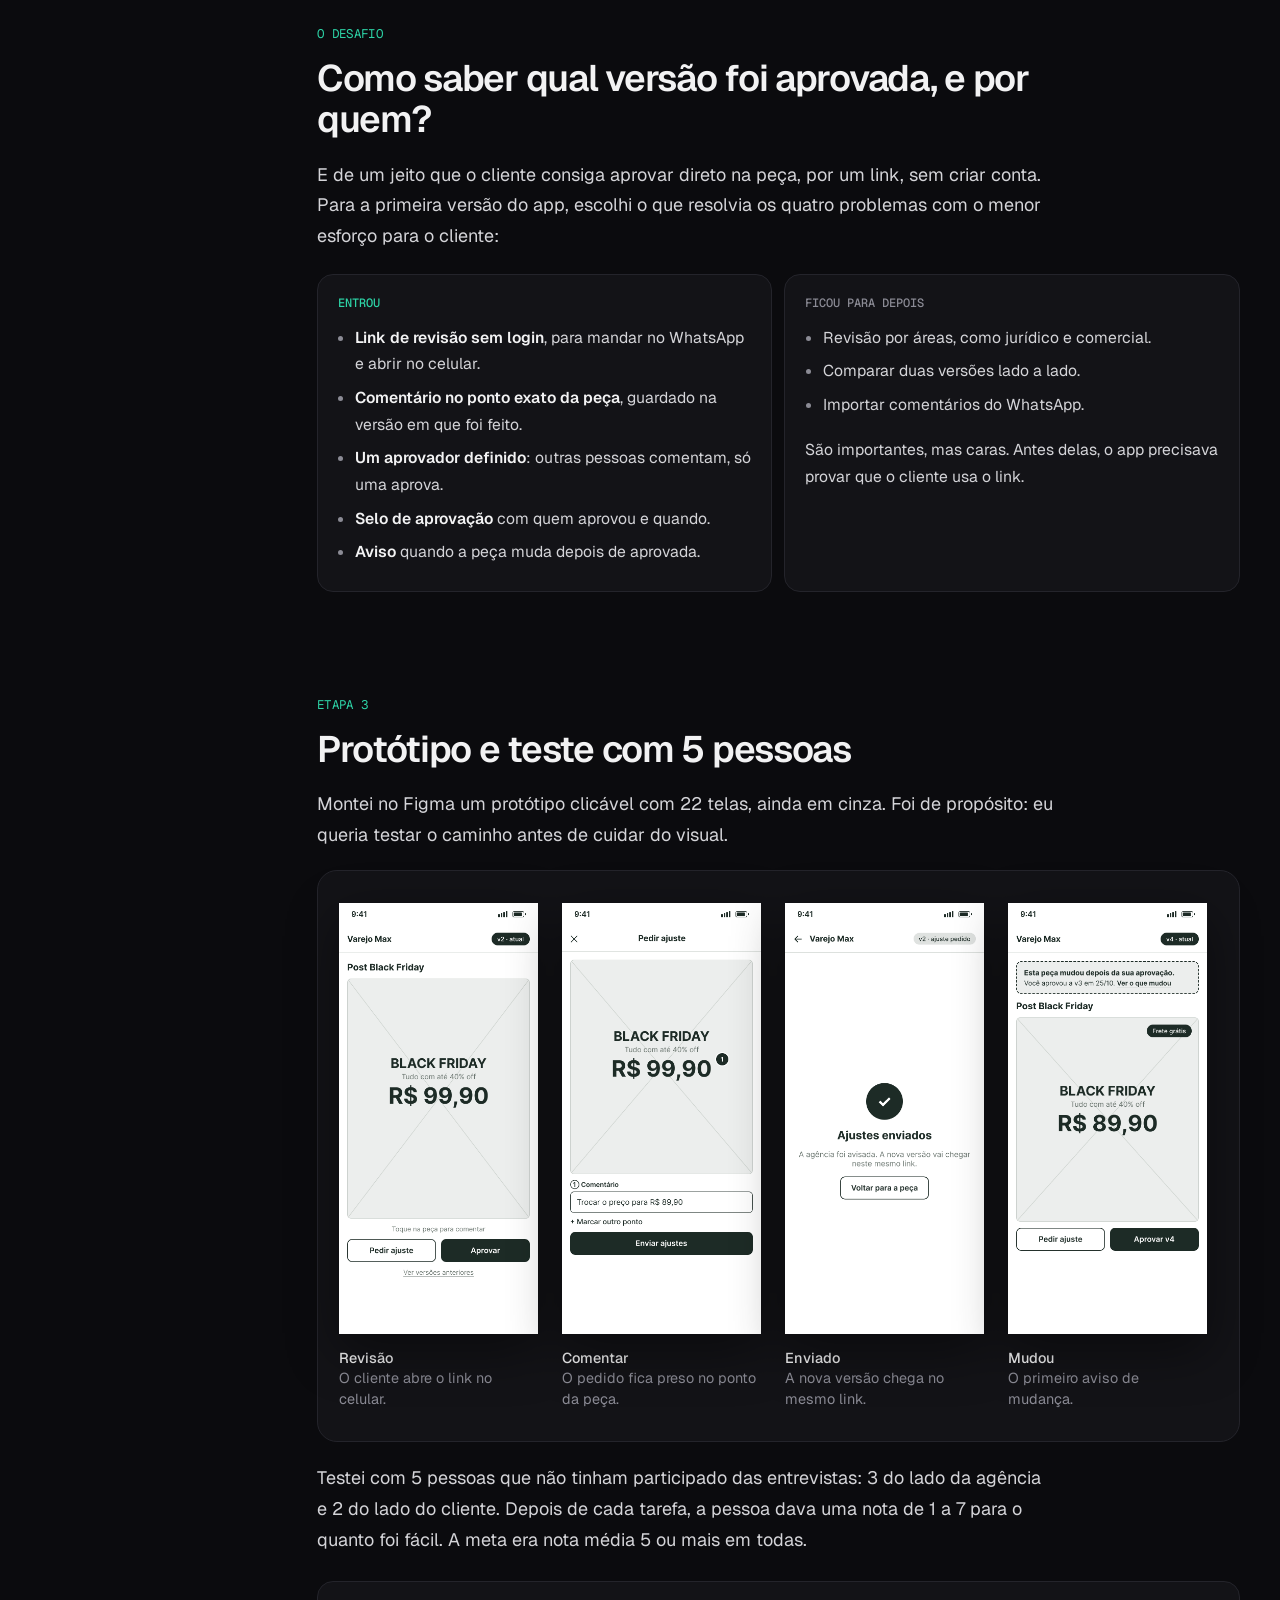
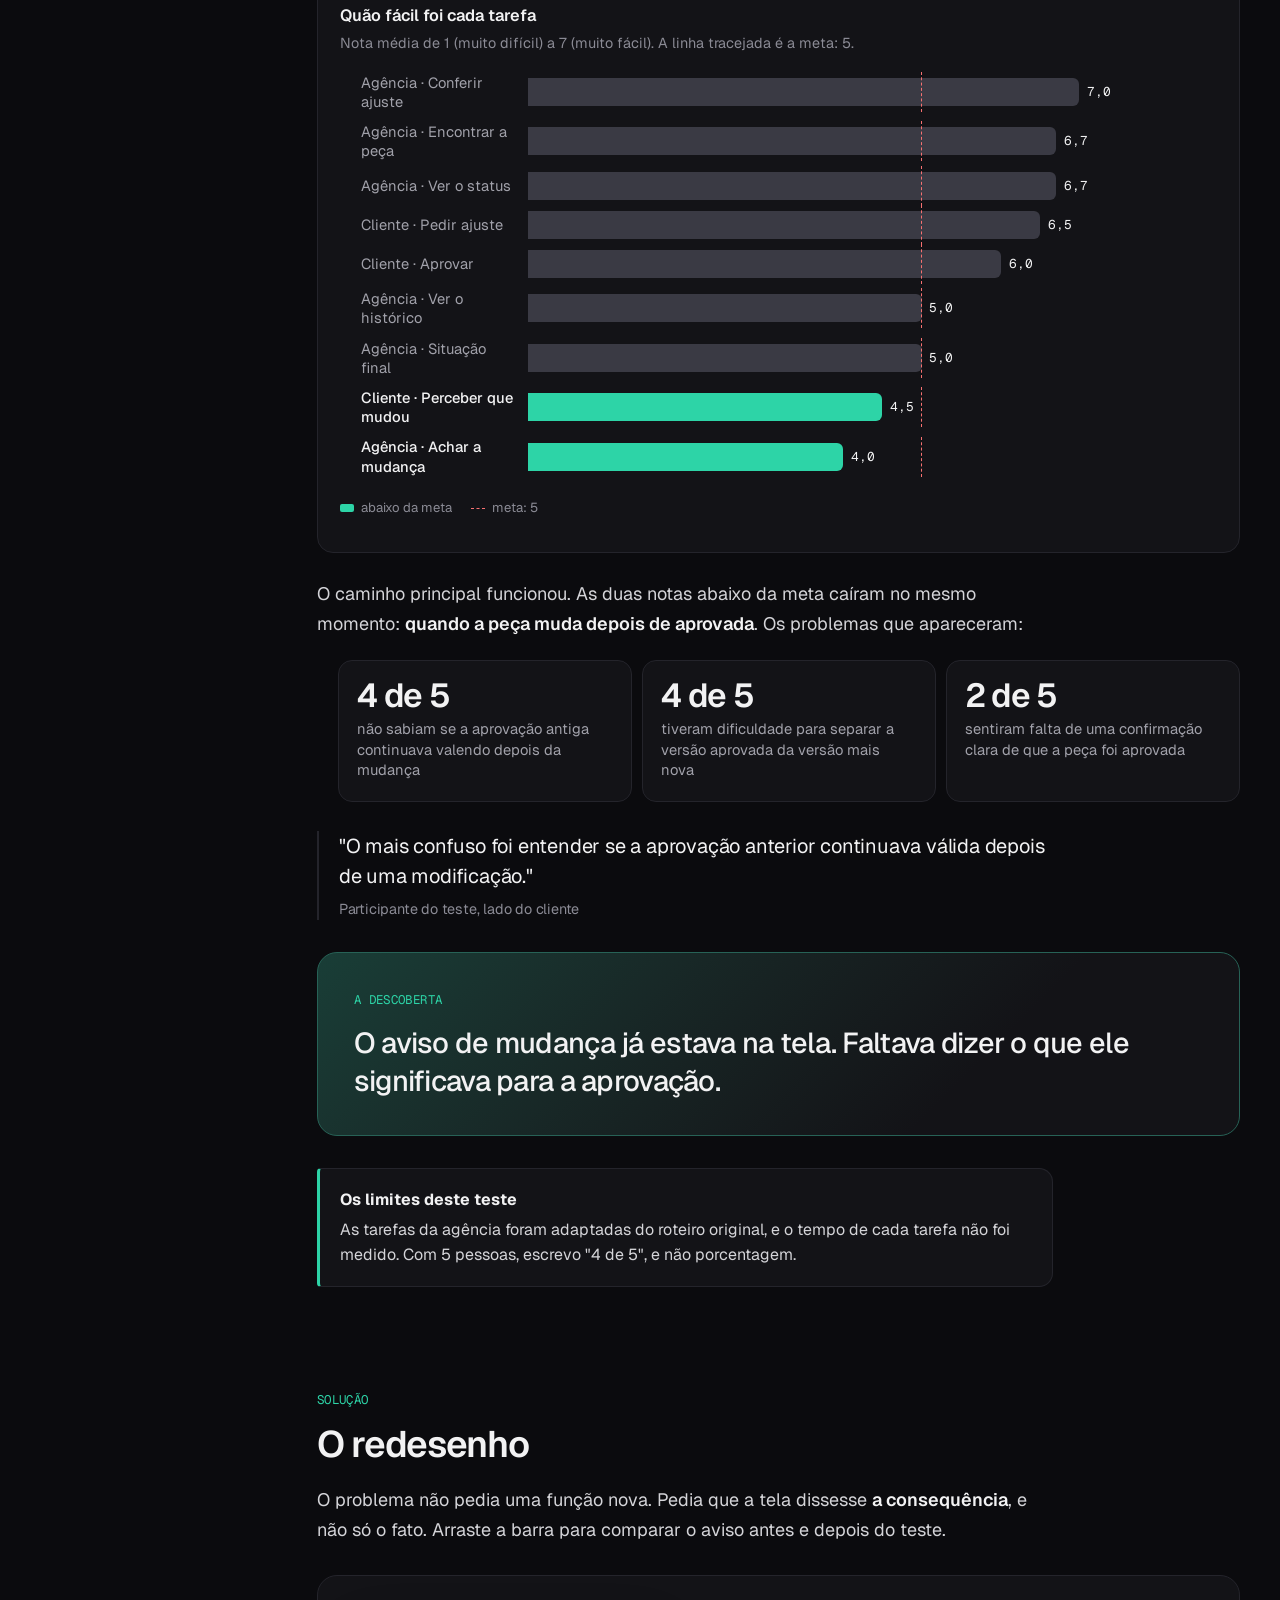
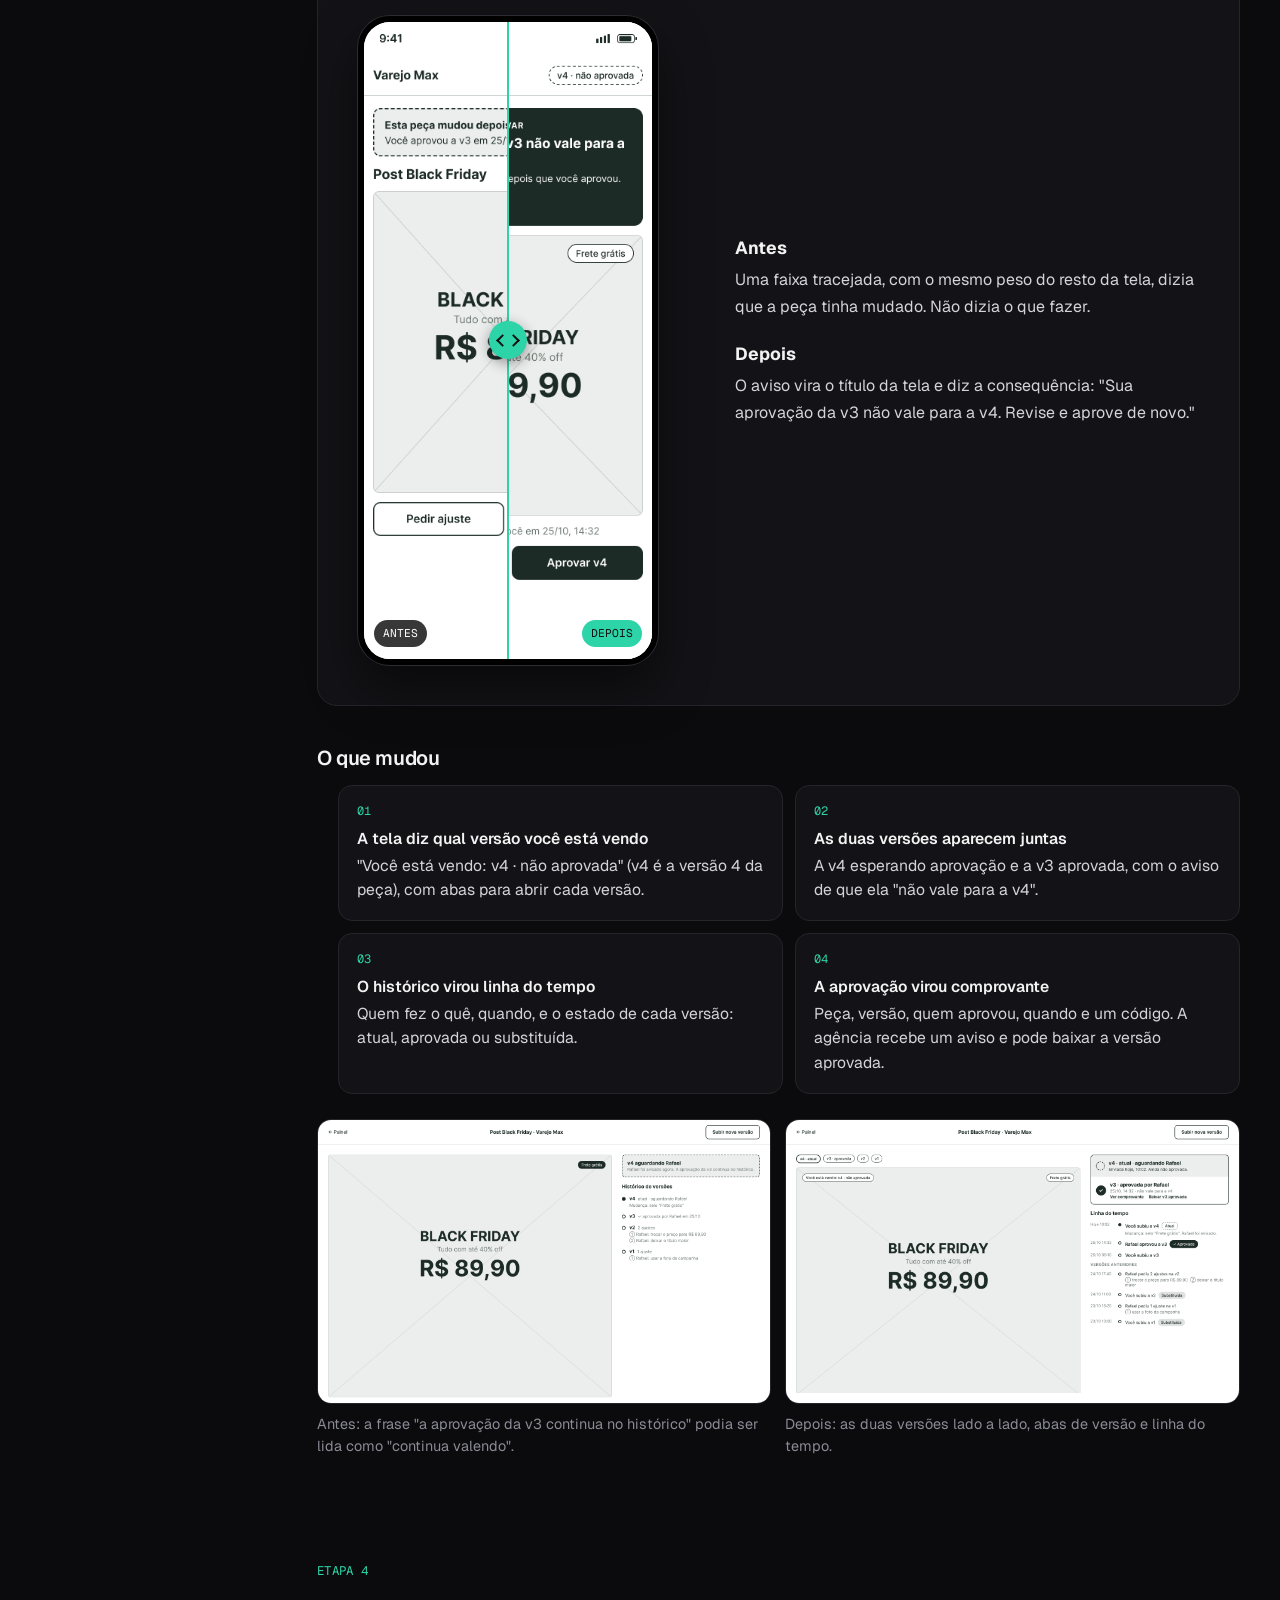
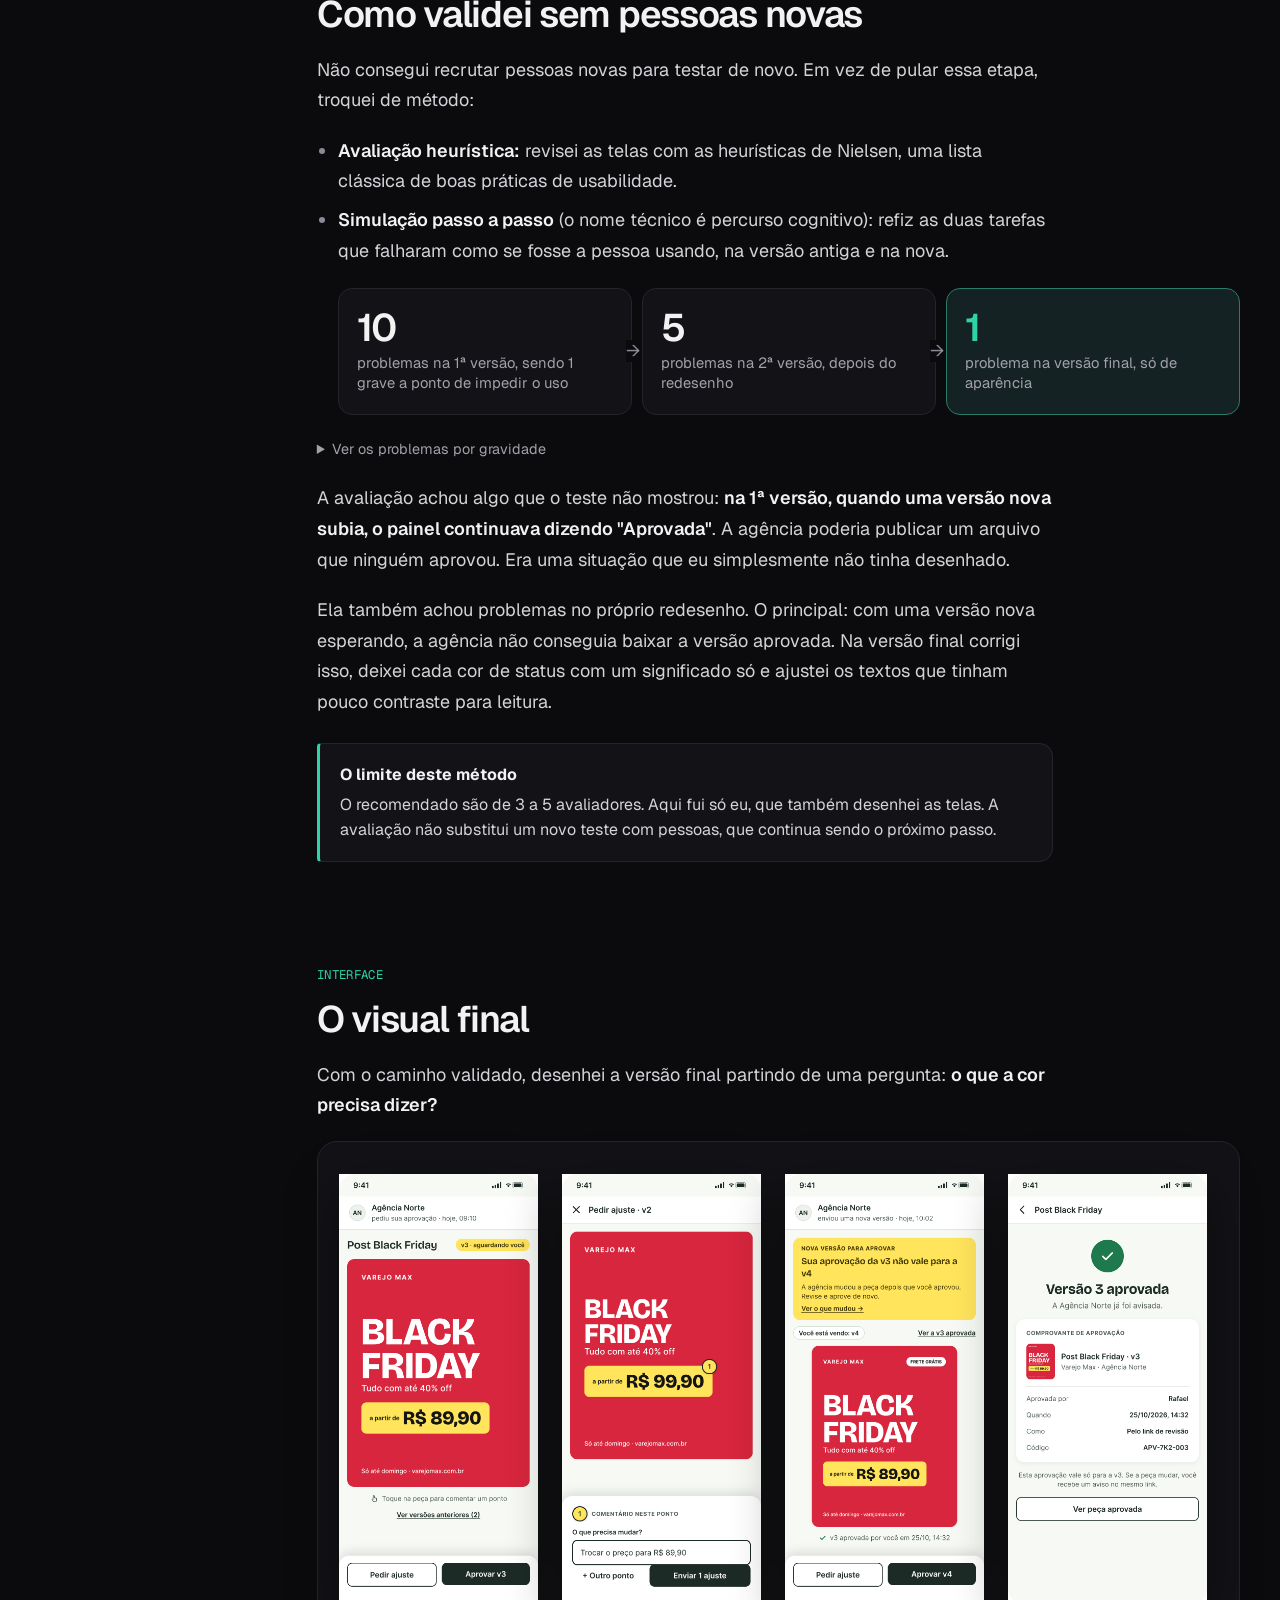
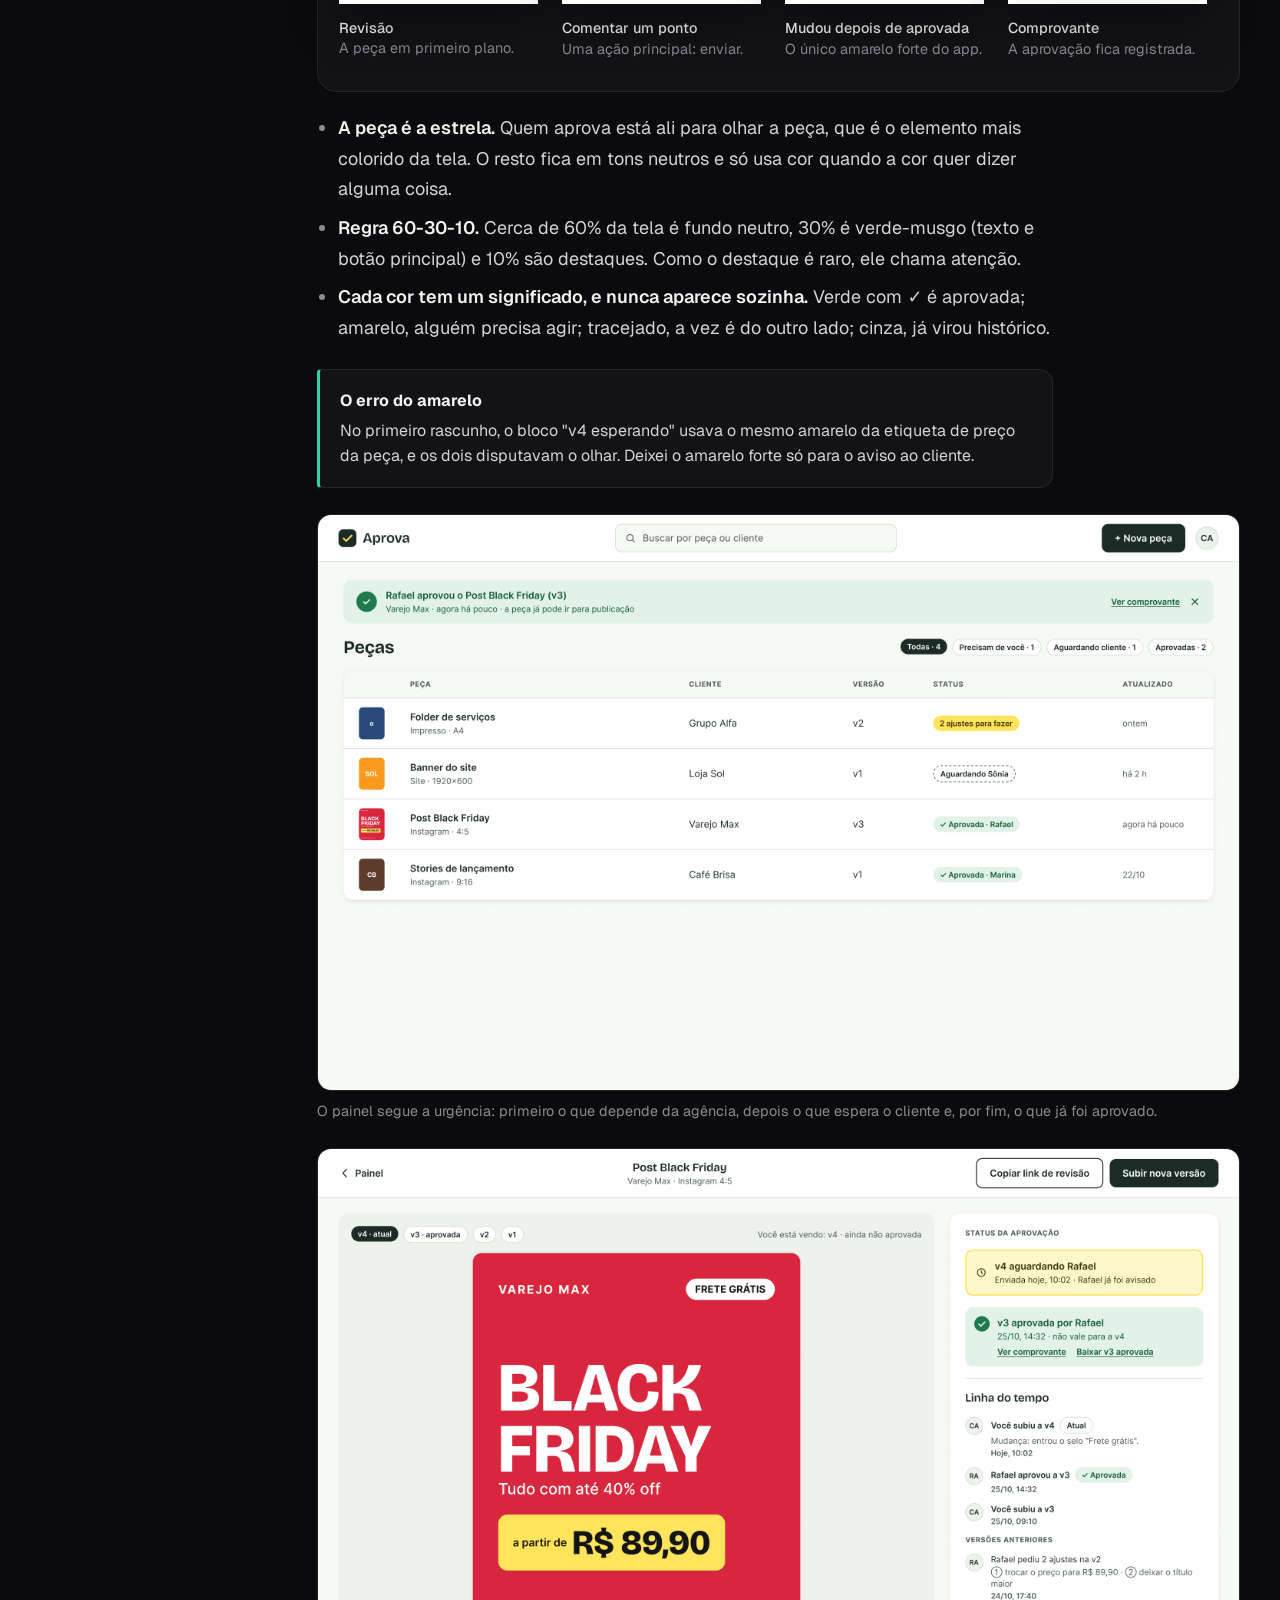
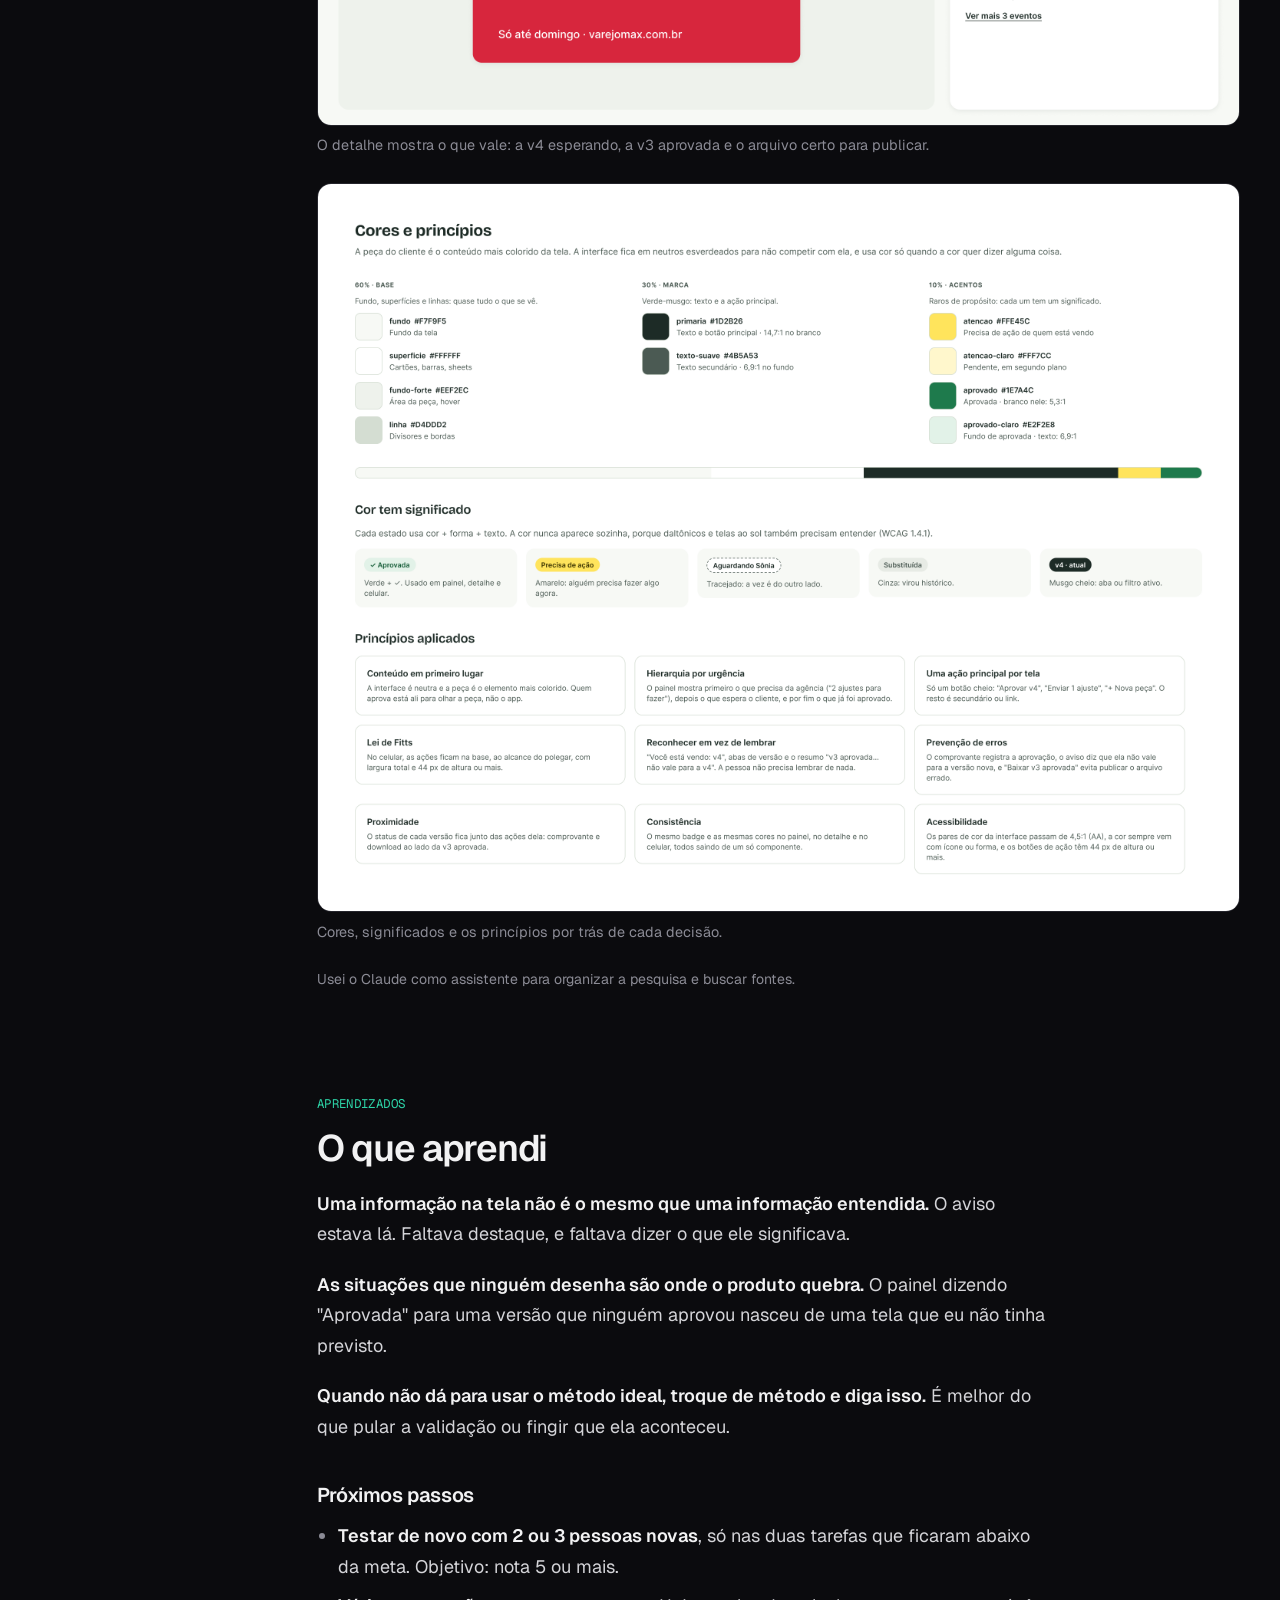
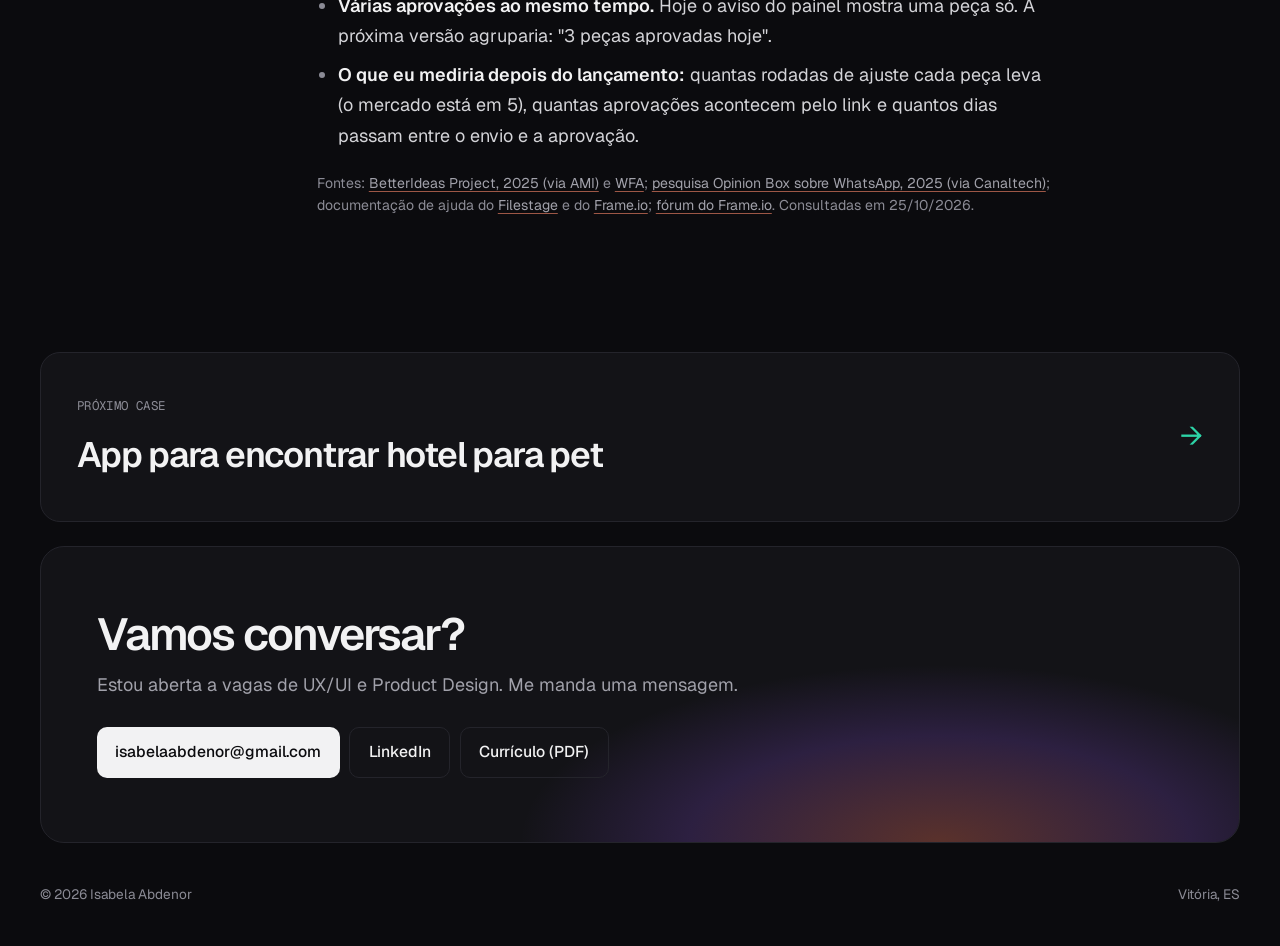
<file: aprova.html>
<!doctype html>
<html lang="pt-BR">
<head>
<meta charset="utf-8">
<meta name="viewport" content="width=device-width, initial-scale=1">
<title>Aprova: aprovação de peças — Isabela Abdenor</title>
<meta name="description" content="Estudo independente: um app para agência e cliente aprovarem peças, com entrevistas, teste com 5 pessoas, redesenho e telas finais.">
<meta property="og:type" content="article">
<meta property="og:title" content="Aprova: aprovação de peças entre agência e cliente — Isabela Abdenor">
<meta property="og:description" content="Entrevistas, teste com 5 pessoas e redesenho de um app de aprovação de peças.">
<meta property="og:image" content="https://isabelaabdenor-ctrl.github.io/img/aprova/capa.png">
<meta property="og:url" content="https://isabelaabdenor-ctrl.github.io/aprova.html">
<meta name="twitter:card" content="summary_large_image">
<link rel="alternate" hreflang="pt-BR" href="https://isabelaabdenor-ctrl.github.io/aprova.html">
<link rel="alternate" hreflang="en" href="https://isabelaabdenor-ctrl.github.io/en/aprova.html">
<link rel="alternate" hreflang="x-default" href="https://isabelaabdenor-ctrl.github.io/aprova.html">
<meta name="theme-color" content="#0b0b0e">
<link rel="preconnect" href="https://fonts.googleapis.com">
<link rel="preconnect" href="https://fonts.gstatic.com" crossorigin>
<link href="https://fonts.googleapis.com/css2?family=Geist:wght@300..800&family=Geist+Mono:wght@400;500&display=swap" rel="stylesheet">
<link rel="stylesheet" href="case.css?v=2">
</head>
<body style="--accent: #2dd4a7">

<header class="bar">
  <div class="wrap">
    <a class="me" href="index.html">Isabela Abdenor</a>
    <nav aria-label="Principal">
      <a href="index.html#cases">Cases</a>
      <a href="index.html#sobre">Sobre</a>
      <a href="#contato">Contato</a>
    </nav>
    <div class="right">
      <span class="pill open">Aberta a oportunidades</span>
      <span class="lang" aria-label="Idioma"><a aria-current="true" href="aprova.html" lang="pt-BR">PT</a><a href="en/aprova.html" lang="en" hreflang="en">EN</a></span>
    </div>
  </div>
</header>

<main>
  <div class="glow" aria-hidden="true"></div>

  <section class="case-top wrap">
    <a class="back" href="index.html#cases">← Todos os cases</a>
    <div class="tags"><span class="seal">Estudo independente</span><span class="yr">Produto conceito · Outubro de 2026</span></div>
    <h1>App para agência e cliente aprovarem peças</h1>
    <p class="lead">Peças de publicidade são aprovadas pelo WhatsApp e por e-mail, e ninguém tem certeza de qual versão vale. Criei um app para resolver isso, testei com 5 pessoas e descobri que avisar que a peça mudou não basta: é preciso dizer o que acontece com a aprovação.</p>

    <div class="numbers">
      <div><b>5</b><span>pessoas entrevistadas, dos dois lados</span></div>
      <div><b>5</b><span>outras pessoas testaram o protótipo</span></div>
      <div><b>4 de 5</b><span>não sabiam se a aprovação antiga ainda valia</span></div>
      <div><b>10 → 1</b><span>problemas encontrados na minha avaliação das telas, da 1ª à última versão</span></div>
    </div>

    <dl class="facts">
      <div><dt>Meu papel</dt><dd>Fiz tudo sozinha: pesquisa, teste, design e telas finais</dd></div>
      <div><dt>Quando</dt><dd>Outubro de 2026</dd></div>
      <div><dt>Tipo</dt><dd>Produto conceito: o Aprova não existe de verdade</dd></div>
      <div><dt>Plataforma</dt><dd>Celular para quem aprova, computador para quem envia</dd></div>
    </dl>

    <figure class="cover">
      <img src="img/aprova/capa.png" alt="Tela do Aprova no computador com a v4 aguardando aprovação e a v3 aprovada, e no celular o aviso 'Sua aprovação da v3 não vale para a v4'" width="2400" height="1500">
    </figure>
  </section>

  <div class="layout wrap">
    <nav class="toc" aria-label="Partes do case">
      <p class="mono">Neste case</p>
      <ol>
        <li><a href="#resumo">Resumo</a></li>
        <li><a href="#contexto">Por que esse problema</a></li>
        <li><a href="#entrevistas">1. Entrevistas</a></li>
        <li><a href="#mercado">2. O que já existe</a></li>
        <li><a href="#desafio">O desafio</a></li>
        <li><a href="#teste">3. Protótipo e teste</a></li>
        <li><a href="#redesenho">O redesenho</a></li>
        <li><a href="#validacao">4. Validação sem pessoas novas</a></li>
        <li><a href="#visual">O visual final</a></li>
        <li><a href="#aprendi">O que aprendi</a></li>
      </ol>
    </nav>

    <article class="doc">

      <section id="resumo">
        <p class="mono num">Resumo em 30 segundos</p>
        <dl class="summary wide">
          <div><dt>O problema</dt><dd>Peças são aprovadas pelo WhatsApp e por e-mail, e ninguém tem certeza de qual versão vale nem de quem aprovou.</dd></div>
          <div><dt>O que descobri</dt><dd>Avisar que a peça mudou não basta. Mesmo com o aviso na tela, 4 de 5 pessoas não sabiam se a aprovação antiga continuava valendo.</dd></div>
          <div><dt>O que propus</dt><dd>Revisão por link sem precisar criar conta, comentário no ponto exato da peça, comprovante de aprovação e uma regra clara: a aprovação vale só para a versão aprovada.</dd></div>
        </dl>
      </section>

      <section id="contexto">
        <p class="mono num">Contexto</p>
        <h2>Por que esse problema</h2>
        <p>Conheço esse problema de perto pela direção de arte: a peça vai pelo WhatsApp, volta com "muda a cor ali" e vira "final_v3_AGORAVAI.png".</p>
        <p>E não é só impressão. Num estudo com 1.034 profissionais de marketing e de agências de vários países:</p>
        <ul class="funnel plain wide">
          <li><b>5 rodadas</b><span>em média até uma ideia ser aprovada. Em 2007 eram 3</span></li>
          <li><b>43%</b><span>das agências dizem que quem aprova são as pessoas certas</span></li>
          <li><b>30%</b><span>das agências recebem feedback claro do cliente</span></li>
        </ul>
        <div class="callout"><b>O limite desses números</b>O estudo mede a aprovação de ideias de campanha, não de cada peça, e não é só do Brasil. Uso os números para mostrar o tamanho do problema, não como meta do produto.</div>
        <p>No Brasil, essa conversa acontece no WhatsApp: 97% dos usuários abrem o app todo dia, e 82% já falaram com empresas por ele.</p>

        <h3>O caminho da pesquisa, em 4 passos</h3>
        <ol class="flow wide">
          <li><b>O que eu achava</b>"O cliente brasileiro só aprova pelo WhatsApp."</li>
          <li><b>Entrevistas</b>O canal muda de cliente para cliente. <span class="x">Eu estava só meio certa.</span></li>
          <li><b>Teste do protótipo</b>O aviso de mudança estava na tela, e mesmo assim 4 de 5 ficaram em dúvida.</li>
          <li class="key"><b>A descoberta</b>Não basta dizer que a peça mudou. É preciso dizer o que acontece com a aprovação.</li>
        </ol>
      </section>

      <section id="entrevistas">
        <p class="mono num">Etapa 1</p>
        <h2>Conversei com quem envia e com quem aprova</h2>
        <p>Entrevistei 5 pessoas dos dois lados: uma designer de agência, um designer freelancer, uma profissional de atendimento, um gerente de marketing e uma coordenadora de comunicação. Pedi para cada uma contar, do começo ao fim, a última peça que aprovou ou mandou aprovar.</p>
        <p>As 5 conversas mostraram os mesmos quatro problemas:</p>
        <ol class="decisions wide">
          <li><b>O feedback chega espalhado</b>WhatsApp, e-mail, áudio, ligação, reunião. Na agência, alguém vira tradutor: "Meu trabalho é reunir tudo e transformar em uma solicitação que a criação consiga entender."</li>
          <li><b>Ninguém sabe qual versão vale</b>A "final" é adivinhada pelo nome do arquivo ou pela última mensagem. Já custou caro: uma peça saiu com o preço antigo.</li>
          <li><b>Não está claro quem dá a palavra final</b>Outra pessoa muda o que já tinha sido aprovado: "Fizemos duas versões sem saber qual orientação seguir."</li>
          <li><b>Ferramentas são abandonadas</b>Quando o cliente precisa criar conta para aprovar, ele volta para a mensagem.</li>
        </ol>
        <div class="callout"><b>Eu estava só meio certa</b>Eu achava que o problema era o cliente brasileiro só aprovar pelo WhatsApp. Mas os clientes de empresas grandes aprovavam por e-mail e Teams. O canal muda; o que se repete é a falta de um registro confiável de qual versão foi aprovada, e por quem.</div>
      </section>

      <section id="mercado">
        <p class="mono num">Etapa 2</p>
        <h2>Olhei o que já existe</h2>
        <p>Antes de desenhar, vi como duas ferramentas conhecidas de aprovação, o Filestage e o Frame.io, resolvem isso. Li a documentação de ajuda pública das duas.</p>
        <div class="table-wrap wide">
          <table>
            <thead>
              <tr><th scope="col">O que eu procurei</th><th scope="col">Filestage</th><th scope="col">Frame.io</th><th scope="col">Aprova</th></tr>
            </thead>
            <tbody>
              <tr><th scope="row">Cliente revisa sem criar conta</th><td class="yes">Sim</td><td class="yes">Sim</td><td class="yes">Sim</td></tr>
              <tr><th scope="row">Explica o que acontece com a aprovação quando sobe uma versão nova</th><td class="no">Não encontrei na documentação</td><td class="no">Não encontrei na documentação</td><td class="yes">Sim, é o foco</td></tr>
            </tbody>
          </table>
        </div>
        <p>Ou seja: aprovar sem criar conta não seria diferencial, porque as duas já fazem. O espaço livre era <strong>deixar claro o que vale quando a peça muda</strong>.</p>
        <div class="callout"><b>Até as maiores tropeçam no link</b>No fórum oficial do Frame.io há relatos de 2025 de clientes que não conseguiam comentar pelo link de revisão. O momento em que o cliente abre o link é o ponto mais frágil de todo o processo.</div>
      </section>

      <section id="desafio">
        <p class="mono num">O desafio</p>
        <h2>Como saber qual versão foi aprovada, e por quem?</h2>
        <p>E de um jeito que o cliente consiga aprovar direto na peça, por um link, sem criar conta. Para a primeira versão do app, escolhi o que resolvia os quatro problemas com o menor esforço para o cliente:</p>
        <div class="cols wide">
          <div>
            <h4>Entrou</h4>
            <ul>
              <li><strong>Link de revisão sem login</strong>, para mandar no WhatsApp e abrir no celular.</li>
              <li><strong>Comentário no ponto exato da peça</strong>, guardado na versão em que foi feito.</li>
              <li><strong>Um aprovador definido</strong>: outras pessoas comentam, só uma aprova.</li>
              <li><strong>Selo de aprovação</strong> com quem aprovou e quando.</li>
              <li><strong>Aviso</strong> quando a peça muda depois de aprovada.</li>
            </ul>
          </div>
          <div class="off">
            <h4>Ficou para depois</h4>
            <ul>
              <li>Revisão por áreas, como jurídico e comercial.</li>
              <li>Comparar duas versões lado a lado.</li>
              <li>Importar comentários do WhatsApp.</li>
            </ul>
            <p>São importantes, mas caras. Antes delas, o app precisava provar que o cliente usa o link.</p>
          </div>
        </div>
      </section>

      <section id="teste">
        <p class="mono num">Etapa 3</p>
        <h2>Protótipo e teste com 5 pessoas</h2>
        <p>Montei no Figma um protótipo clicável com 22 telas, ainda em cinza. Foi de propósito: eu queria testar o caminho antes de cuidar do visual.</p>

        <ul class="screens wide">
          <li><img src="img/aprova/lofi-revisao.png" alt="Rascunho: o cliente abre o link e vê a peça com os botões Pedir ajuste e Aprovar" width="390" height="844" loading="lazy"><p class="cap"><b>Revisão</b>O cliente abre o link no celular.</p></li>
          <li><img src="img/aprova/lofi-comentar.png" alt="Rascunho: um pino numerado sobre o preço e o comentário 'Trocar o preço para R$ 89,90'" width="390" height="844" loading="lazy"><p class="cap"><b>Comentar</b>O pedido fica preso no ponto da peça.</p></li>
          <li><img src="img/aprova/lofi-enviado.png" alt="Rascunho: confirmação Ajustes enviados" width="390" height="844" loading="lazy"><p class="cap"><b>Enviado</b>A nova versão chega no mesmo link.</p></li>
          <li><img src="img/aprova/antes-aviso.png" alt="Rascunho: aviso tracejado 'Esta peça mudou depois da sua aprovação'" width="390" height="844" loading="lazy"><p class="cap"><b>Mudou</b>O primeiro aviso de mudança.</p></li>
        </ul>

        <p>Testei com 5 pessoas que não tinham participado das entrevistas: 3 do lado da agência e 2 do lado do cliente. Depois de cada tarefa, a pessoa dava uma nota de 1 a 7 para o quanto foi fácil. A meta era nota média 5 ou mais em todas.</p>

        <figure class="chart wide">
          <h4>Quão fácil foi cada tarefa</h4>
          <p class="how">Nota média de 1 (muito difícil) a 7 (muito fácil). A linha tracejada é a meta: 5.</p>
          <ul class="bars">
            <li><span class="lab">Agência · Conferir ajuste</span><span class="track"><span class="fill" style="--v:80%"></span><span class="limit" style="--l:57.1%"></span><span class="val" style="--v:80%">7,0</span></span></li>
            <li><span class="lab">Agência · Encontrar a peça</span><span class="track"><span class="fill" style="--v:76.6%"></span><span class="limit" style="--l:57.1%"></span><span class="val" style="--v:76.6%">6,7</span></span></li>
            <li><span class="lab">Agência · Ver o status</span><span class="track"><span class="fill" style="--v:76.6%"></span><span class="limit" style="--l:57.1%"></span><span class="val" style="--v:76.6%">6,7</span></span></li>
            <li><span class="lab">Cliente · Pedir ajuste</span><span class="track"><span class="fill" style="--v:74.3%"></span><span class="limit" style="--l:57.1%"></span><span class="val" style="--v:74.3%">6,5</span></span></li>
            <li><span class="lab">Cliente · Aprovar</span><span class="track"><span class="fill" style="--v:68.6%"></span><span class="limit" style="--l:57.1%"></span><span class="val" style="--v:68.6%">6,0</span></span></li>
            <li><span class="lab">Agência · Ver o histórico</span><span class="track"><span class="fill" style="--v:57.1%"></span><span class="limit" style="--l:57.1%"></span><span class="val" style="--v:57.1%">5,0</span></span></li>
            <li><span class="lab">Agência · Situação final</span><span class="track"><span class="fill" style="--v:57.1%"></span><span class="limit" style="--l:57.1%"></span><span class="val" style="--v:57.1%">5,0</span></span></li>
            <li><span class="lab"><b>Cliente · Perceber que mudou</b></span><span class="track"><span class="fill hl" style="--v:51.4%"></span><span class="limit" style="--l:57.1%"></span><span class="val" style="--v:51.4%">4,5</span></span></li>
            <li><span class="lab"><b>Agência · Achar a mudança</b></span><span class="track"><span class="fill hl" style="--v:45.7%"></span><span class="limit" style="--l:57.1%"></span><span class="val" style="--v:45.7%">4,0</span></span></li>
          </ul>
          <p class="legend-line"><span><i class="hl"></i>abaixo da meta</span><span><i class="lim"></i>meta: 5</span></p>
        </figure>

        <p>O caminho principal funcionou. As duas notas abaixo da meta caíram no mesmo momento: <strong>quando a peça muda depois de aprovada</strong>. Os problemas que apareceram:</p>
        <ul class="funnel plain wide">
          <li><b>4 de 5</b><span>não sabiam se a aprovação antiga continuava valendo depois da mudança</span></li>
          <li><b>4 de 5</b><span>tiveram dificuldade para separar a versão aprovada da versão mais nova</span></li>
          <li><b>2 de 5</b><span>sentiram falta de uma confirmação clara de que a peça foi aprovada</span></li>
        </ul>
        <blockquote class="quote">"O mais confuso foi entender se a aprovação anterior continuava válida depois de uma modificação."<cite>Participante do teste, lado do cliente</cite></blockquote>

        <div class="insight wide">
          <p class="mono">A descoberta</p>
          <p>O aviso de mudança já estava na tela. Faltava dizer o que ele significava para a aprovação.</p>
        </div>
        <div class="callout"><b>Os limites deste teste</b>As tarefas da agência foram adaptadas do roteiro original, e o tempo de cada tarefa não foi medido. Com 5 pessoas, escrevo "4 de 5", e não porcentagem.</div>
      </section>

      <section id="redesenho">
        <p class="mono num">Solução</p>
        <h2>O redesenho</h2>
        <p>O problema não pedia uma função nova. Pedia que a tela dissesse <strong>a consequência</strong>, e não só o fato. Arraste a barra para comparar o aviso antes e depois do teste.</p>

        <div class="compare wide">
          <div class="compare-frame" style="--pos: 50%">
            <img src="img/aprova/antes-aviso.png" alt="Antes: faixa tracejada 'Esta peça mudou depois da sua aprovação'" width="390" height="844">
            <div class="c-depois"><img src="img/aprova/depois-aviso.png" alt="Depois: título 'Sua aprovação da v3 não vale para a v4. Revise e aprove de novo.'" width="390" height="844"></div>
            <div class="c-handle" aria-hidden="true"><span></span></div>
            <span class="c-lab l" aria-hidden="true">Antes</span>
            <span class="c-lab r" aria-hidden="true">Depois</span>
            <input type="range" min="0" max="100" value="50" aria-label="Comparar o aviso antes e depois do teste">
          </div>
          <ul class="compare-notes">
            <li><b>Antes</b>Uma faixa tracejada, com o mesmo peso do resto da tela, dizia que a peça tinha mudado. Não dizia o que fazer.</li>
            <li><b>Depois</b>O aviso vira o título da tela e diz a consequência: "Sua aprovação da v3 não vale para a v4. Revise e aprove de novo."</li>
          </ul>
        </div>

        <h3>O que mudou</h3>
        <ol class="decisions wide">
          <li><b>A tela diz qual versão você está vendo</b>"Você está vendo: v4 · não aprovada" (v4 é a versão 4 da peça), com abas para abrir cada versão.</li>
          <li><b>As duas versões aparecem juntas</b>A v4 esperando aprovação e a v3 aprovada, com o aviso de que ela "não vale para a v4".</li>
          <li><b>O histórico virou linha do tempo</b>Quem fez o quê, quando, e o estado de cada versão: atual, aprovada ou substituída.</li>
          <li><b>A aprovação virou comprovante</b>Peça, versão, quem aprovou, quando e um código. A agência recebe um aviso e pode baixar a versão aprovada.</li>
        </ol>

        <div class="pair wide">
          <figure class="figure"><img src="img/aprova/antes-detalhe.png" alt="Antes: detalhe da peça com cartão tracejado 'v4 aguardando Rafael' e histórico em lista" width="1440" height="900" loading="lazy"><figcaption>Antes: a frase "a aprovação da v3 continua no histórico" podia ser lida como "continua valendo".</figcaption></figure>
          <figure class="figure"><img src="img/aprova/depois-detalhe.png" alt="Depois: abas de versão, cartão com v4 esperando e v3 aprovada que não vale para a v4, e linha do tempo" width="1440" height="900" loading="lazy"><figcaption>Depois: as duas versões lado a lado, abas de versão e linha do tempo.</figcaption></figure>
        </div>
      </section>

      <section id="validacao">
        <p class="mono num">Etapa 4</p>
        <h2>Como validei sem pessoas novas</h2>
        <p>Não consegui recrutar pessoas novas para testar de novo. Em vez de pular essa etapa, troquei de método:</p>
        <ul>
          <li><strong>Avaliação heurística:</strong> revisei as telas com as heurísticas de Nielsen, uma lista clássica de boas práticas de usabilidade.</li>
          <li><strong>Simulação passo a passo</strong> (o nome técnico é percurso cognitivo): refiz as duas tarefas que falharam como se fosse a pessoa usando, na versão antiga e na nova.</li>
        </ul>
        <ol class="funnel wide">
          <li><b>10</b><span>problemas na 1ª versão, sendo 1 grave a ponto de impedir o uso</span></li>
          <li><b>5</b><span>problemas na 2ª versão, depois do redesenho</span></li>
          <li class="key"><b>1</b><span>problema na versão final, só de aparência</span></li>
        </ol>
        <details class="details wide">
          <summary>Ver os problemas por gravidade</summary>
          <div class="table-wrap">
            <table>
              <thead>
                <tr><th scope="col">Gravidade</th><th scope="col">1ª versão</th><th scope="col">2ª versão</th><th scope="col">Versão final</th></tr>
              </thead>
              <tbody>
                <tr><th scope="row">Impede o uso</th><td>1</td><td>0</td><td>0</td></tr>
                <tr><th scope="row">Grave</th><td>4</td><td>1</td><td>0</td></tr>
                <tr><th scope="row">Pequeno</th><td>4</td><td>1</td><td>0</td></tr>
                <tr><th scope="row">Só de aparência</th><td>1</td><td>3</td><td>1</td></tr>
              </tbody>
            </table>
          </div>
        </details>
        <p>A avaliação achou algo que o teste não mostrou: <strong>na 1ª versão, quando uma versão nova subia, o painel continuava dizendo "Aprovada"</strong>. A agência poderia publicar um arquivo que ninguém aprovou. Era uma situação que eu simplesmente não tinha desenhado.</p>
        <p>Ela também achou problemas no próprio redesenho. O principal: com uma versão nova esperando, a agência não conseguia baixar a versão aprovada. Na versão final corrigi isso, deixei cada cor de status com um significado só e ajustei os textos que tinham pouco contraste para leitura.</p>
        <div class="callout"><b>O limite deste método</b>O recomendado são de 3 a 5 avaliadores. Aqui fui só eu, que também desenhei as telas. A avaliação não substitui um novo teste com pessoas, que continua sendo o próximo passo.</div>
      </section>

      <section id="visual">
        <p class="mono num">Interface</p>
        <h2>O visual final</h2>
        <p>Com o caminho validado, desenhei a versão final partindo de uma pergunta: <strong>o que a cor precisa dizer?</strong></p>

        <ul class="screens wide">
          <li><img src="img/aprova/ui-revisao.png" alt="Tela final: a Agência Norte pediu aprovação do Post Black Friday v3, com os botões Pedir ajuste e Aprovar v3" width="780" height="1688" loading="lazy"><p class="cap"><b>Revisão</b>A peça em primeiro plano.</p></li>
          <li><img src="img/aprova/ui-comentar.png" alt="Tela final: pino amarelo sobre o preço e o comentário 'Trocar o preço para R$ 89,90'" width="780" height="1688" loading="lazy"><p class="cap"><b>Comentar um ponto</b>Uma ação principal: enviar.</p></li>
          <li><img src="img/aprova/ui-mudou.png" alt="Tela final: aviso amarelo 'Sua aprovação da v3 não vale para a v4' acima da peça v4" width="780" height="1688" loading="lazy"><p class="cap"><b>Mudou depois de aprovada</b>O único amarelo forte do app.</p></li>
          <li><img src="img/aprova/ui-comprovante.png" alt="Tela final: Versão 3 aprovada, com comprovante de aprovação e código" width="780" height="1688" loading="lazy"><p class="cap"><b>Comprovante</b>A aprovação fica registrada.</p></li>
        </ul>

        <ul>
          <li><strong>A peça é a estrela.</strong> Quem aprova está ali para olhar a peça, que é o elemento mais colorido da tela. O resto fica em tons neutros e só usa cor quando a cor quer dizer alguma coisa.</li>
          <li><strong>Regra 60-30-10.</strong> Cerca de 60% da tela é fundo neutro, 30% é verde-musgo (texto e botão principal) e 10% são destaques. Como o destaque é raro, ele chama atenção.</li>
          <li><strong>Cada cor tem um significado, e nunca aparece sozinha.</strong> Verde com ✓ é aprovada; amarelo, alguém precisa agir; tracejado, a vez é do outro lado; cinza, já virou histórico.</li>
        </ul>
        <div class="callout"><b>O erro do amarelo</b>No primeiro rascunho, o bloco "v4 esperando" usava o mesmo amarelo da etiqueta de preço da peça, e os dois disputavam o olhar. Deixei o amarelo forte só para o aviso ao cliente.</div>

        <figure class="figure wide"><img src="img/aprova/ui-painel.png" alt="Painel da agência: aviso 'Rafael aprovou o Post Black Friday (v3)', busca e tabela de peças ordenada por urgência" width="2400" height="1500" loading="lazy"><figcaption>O painel segue a urgência: primeiro o que depende da agência, depois o que espera o cliente e, por fim, o que já foi aprovado.</figcaption></figure>
        <figure class="figure wide"><img src="img/aprova/ui-detalhe.png" alt="Detalhe da peça: abas de versão, v4 esperando Rafael, v3 aprovada que não vale para a v4 com os links Ver comprovante e Baixar v3 aprovada, e linha do tempo" width="2400" height="1500" loading="lazy"><figcaption>O detalhe mostra o que vale: a v4 esperando, a v3 aprovada e o arquivo certo para publicar.</figcaption></figure>
        <figure class="figure wide"><img src="img/aprova/cores-principios.png" alt="Prancha de cores e princípios: paleta 60-30-10, significado de cada estado e nove princípios aplicados" width="2400" height="1896" loading="lazy"><figcaption>Cores, significados e os princípios por trás de cada decisão.</figcaption></figure>

        <p class="source">Usei o Claude como assistente para organizar a pesquisa e buscar fontes.</p>
      </section>

      <section id="aprendi">
        <p class="mono num">Aprendizados</p>
        <h2>O que aprendi</h2>
        <p><strong>Uma informação na tela não é o mesmo que uma informação entendida.</strong> O aviso estava lá. Faltava destaque, e faltava dizer o que ele significava.</p>
        <p><strong>As situações que ninguém desenha são onde o produto quebra.</strong> O painel dizendo "Aprovada" para uma versão que ninguém aprovou nasceu de uma tela que eu não tinha previsto.</p>
        <p><strong>Quando não dá para usar o método ideal, troque de método e diga isso.</strong> É melhor do que pular a validação ou fingir que ela aconteceu.</p>

        <h3>Próximos passos</h3>
        <ul>
          <li><strong>Testar de novo com 2 ou 3 pessoas novas</strong>, só nas duas tarefas que ficaram abaixo da meta. Objetivo: nota 5 ou mais.</li>
          <li><strong>Várias aprovações ao mesmo tempo.</strong> Hoje o aviso do painel mostra uma peça só. A próxima versão agruparia: "3 peças aprovadas hoje".</li>
          <li><strong>O que eu mediria depois do lançamento:</strong> quantas rodadas de ajuste cada peça leva (o mercado está em 5), quantas aprovações acontecem pelo link e quantos dias passam entre o envio e a aprovação.</li>
        </ul>

        <p class="source">Fontes: <a href="https://ami.org.au/knowledge-hub/almost-a-guarantee-for-setting-money-on-fire-1000-marketers-agencies-and-betterbriefs-on-broken-creative-ideation-evaluation-its-crippling-impact-on-effectiveness-and-h/">BetterIdeas Project, 2025 (via AMI)</a> e <a href="https://wfanet.org/knowledge/item/2025/04/18/what-s-holding-back-brilliant-ideas">WFA</a>; <a href="https://canaltech.com.br/apps/o-que-os-brasileiros-mais-fazem-no-whatsapp-segundo-pesquisa/">pesquisa Opinion Box sobre WhatsApp, 2025 (via Canaltech)</a>; documentação de ajuda do <a href="https://help.filestage.io/fr/articles/9112521-how-to-share-content-with-reviewers-and-control-their-permissions">Filestage</a> e do <a href="https://help.frame.io/en/articles/1161479-review-links-explained-for-clients-legacy">Frame.io</a>; <a href="https://forum.frame.io/t/commenting-for-external-clients-via-review-links-appears-broken-even-on-pro-plan/2645">fórum do Frame.io</a>. Consultadas em 25/10/2026.</p>
      </section>

    </article>
  </div>

  <div class="wrap">
    <a class="next" href="pet.html">
      <span><span class="mono">Próximo case</span><b>App para encontrar hotel para pet</b></span>
      <span class="arrow" aria-hidden="true">→</span>
    </a>

    <section class="contact" id="contato">
      <h2>Vamos conversar?</h2>
      <p>Estou aberta a vagas de UX/UI e Product Design. Me manda uma mensagem.</p>
      <div class="links">
        <a class="btn" href="mailto:isabelaabdenor@gmail.com">isabelaabdenor@gmail.com</a>
        <a class="btn ghost" href="https://www.linkedin.com/in/isabelaabdenor/">LinkedIn</a>
        <a class="btn ghost" href="curriculo-isabela-abdenor.pdf">Currículo (PDF)</a>
      </div>
    </section>
    <footer class="foot"><span>© 2026 Isabela Abdenor</span><span>Vitória, ES</span></footer>
  </div>
</main>

<script src="case.js?v=2"></script>
</body>
</html>
</file>
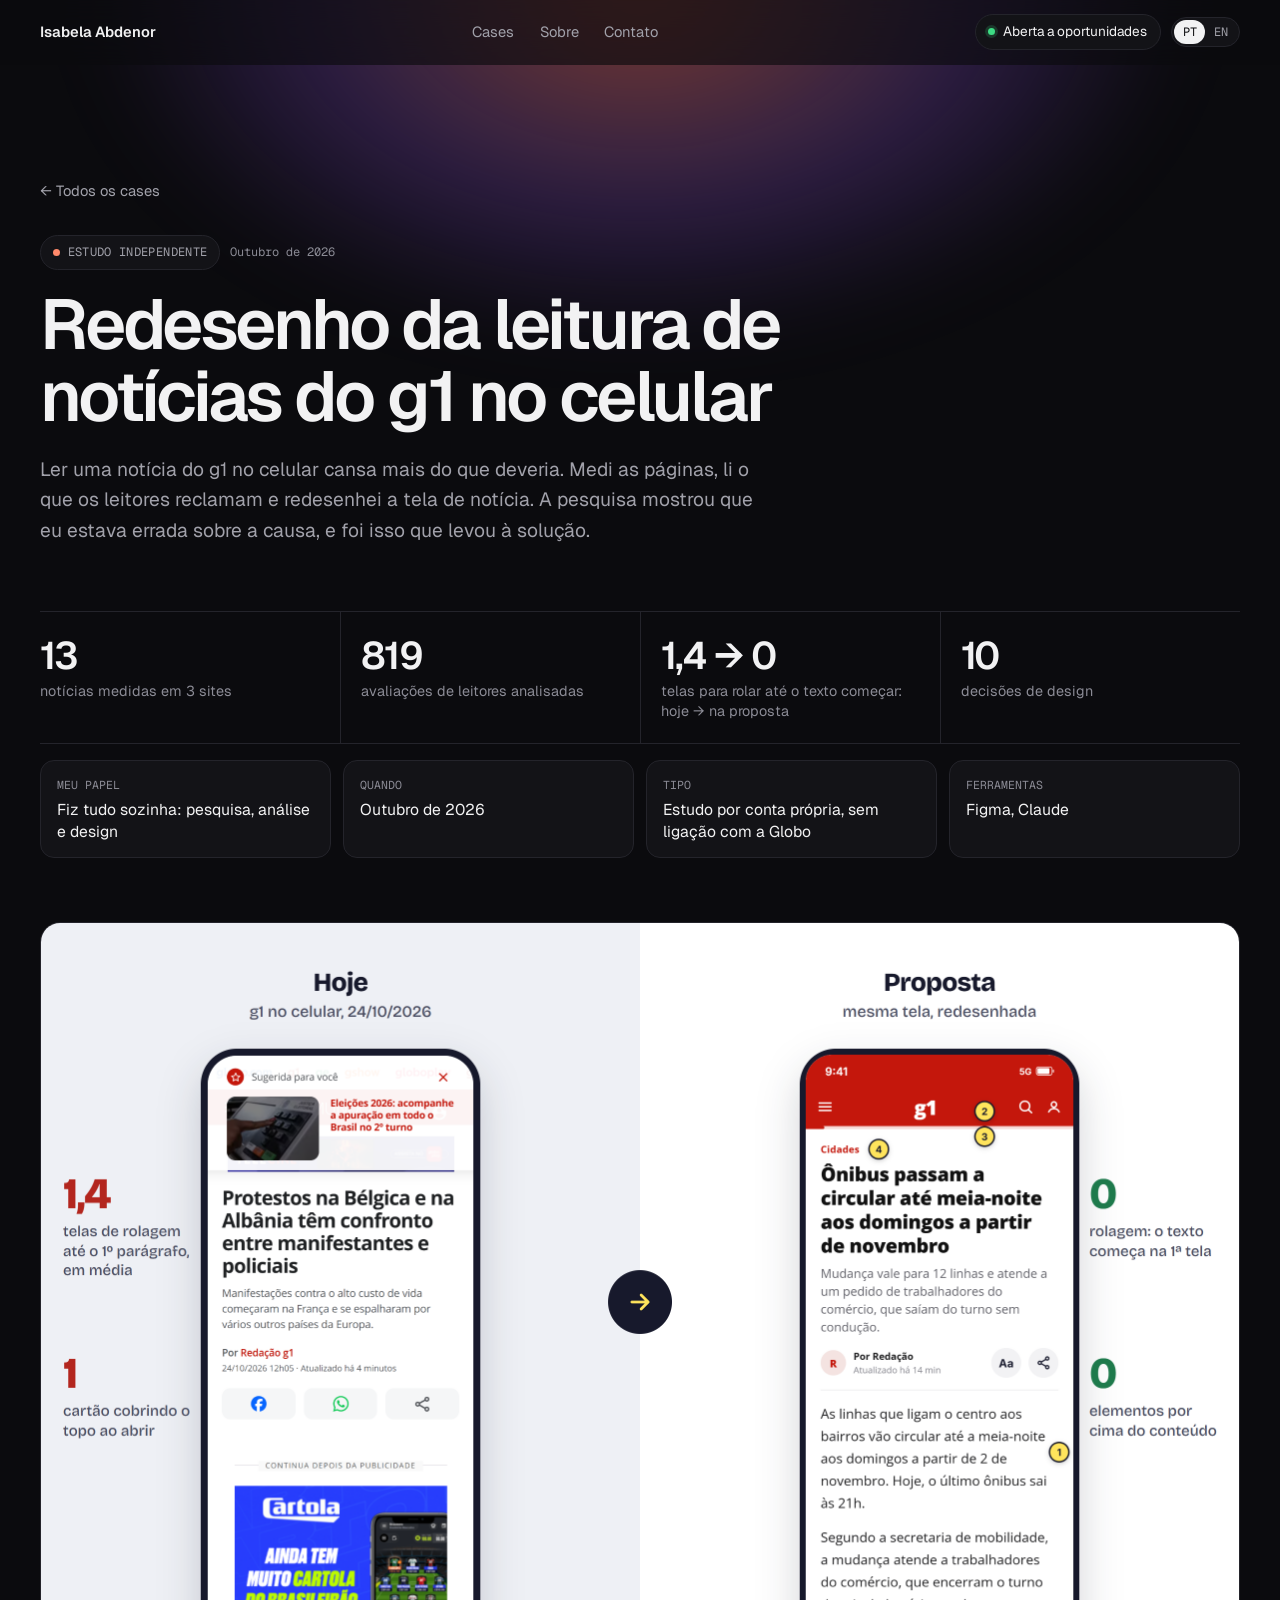
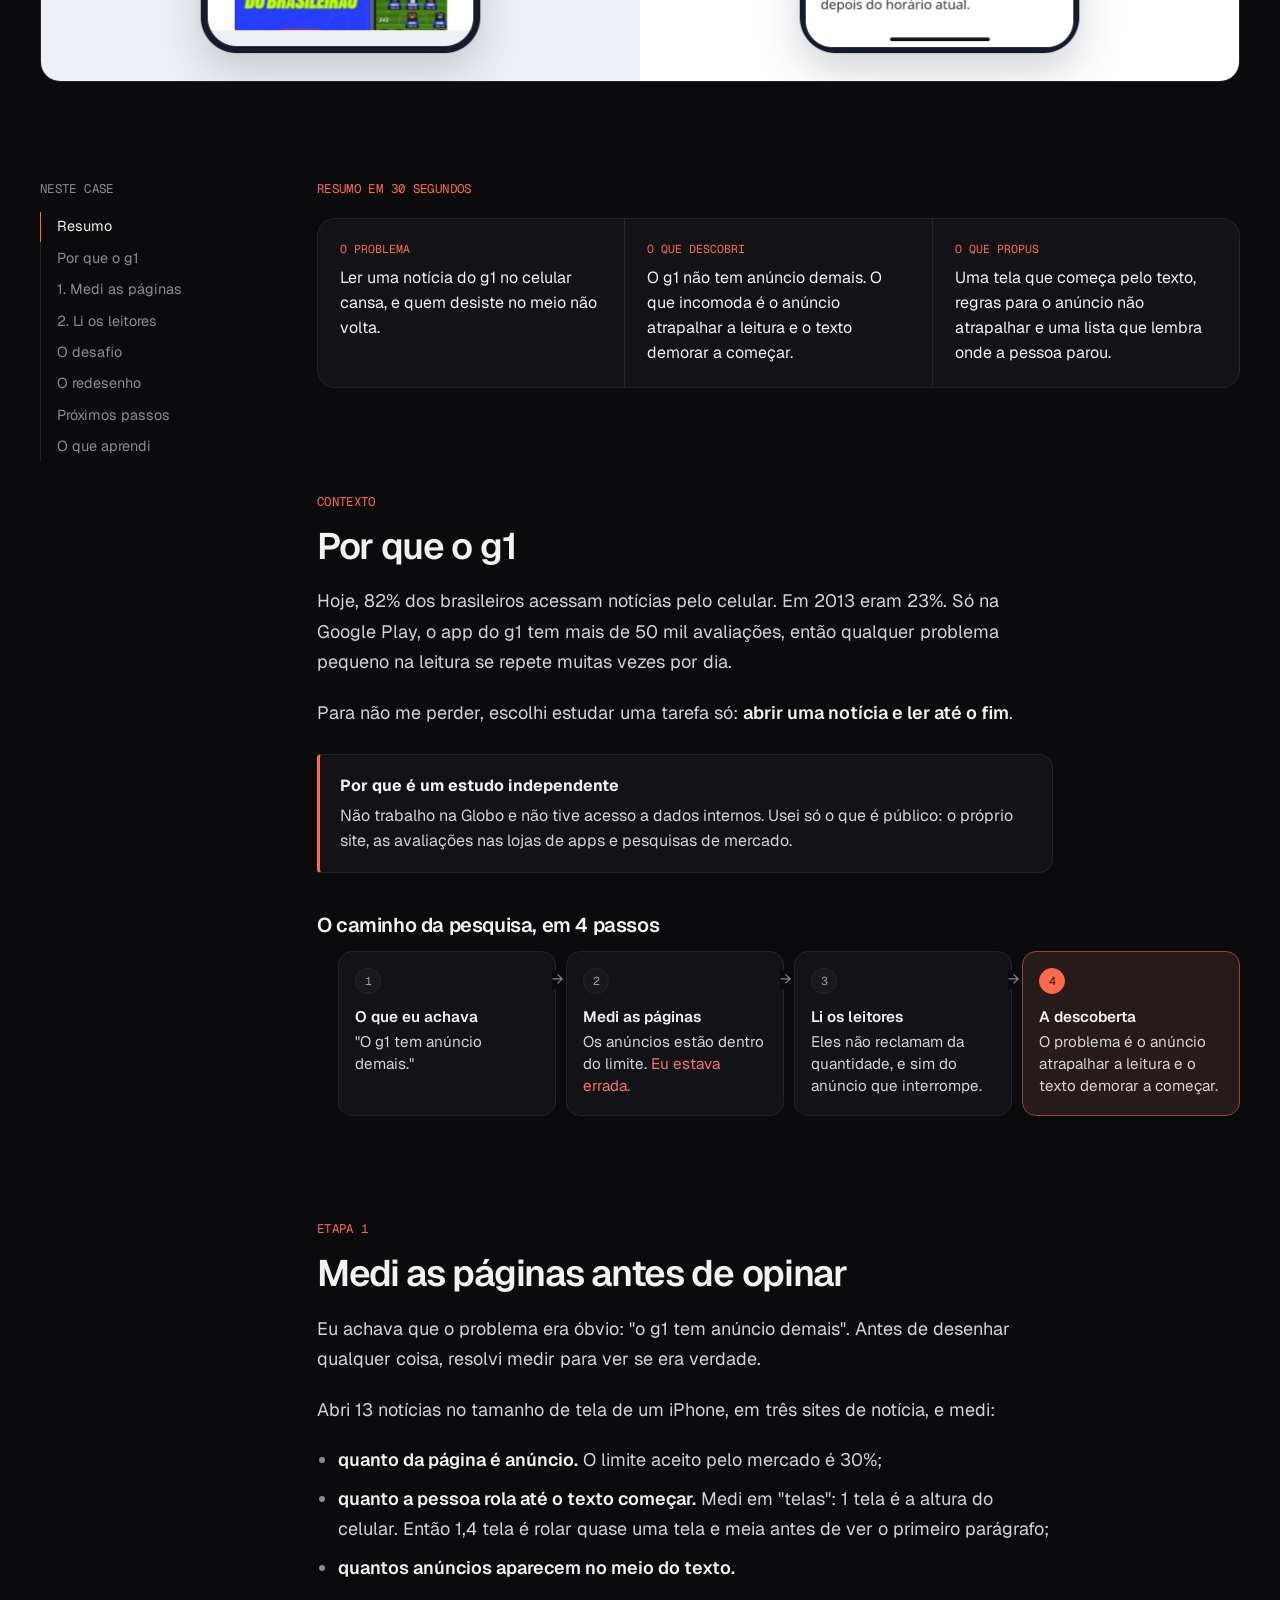
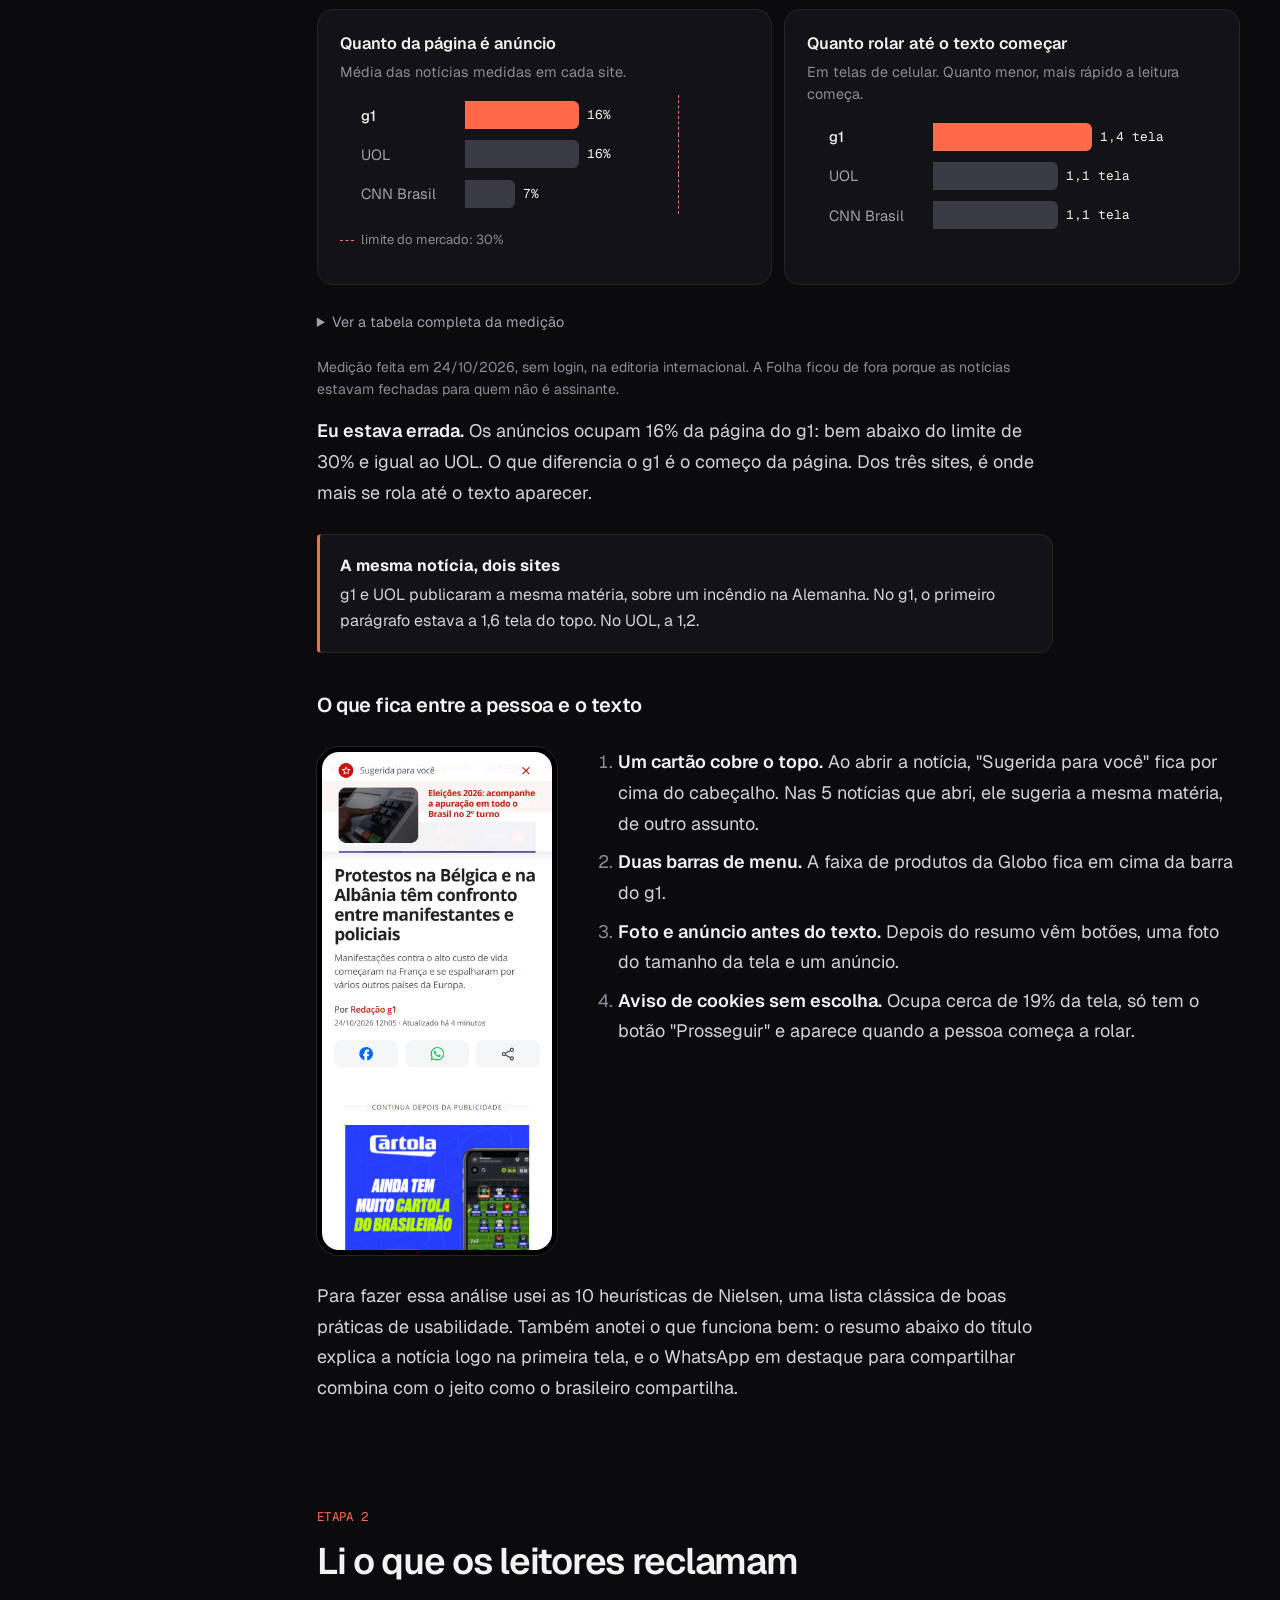
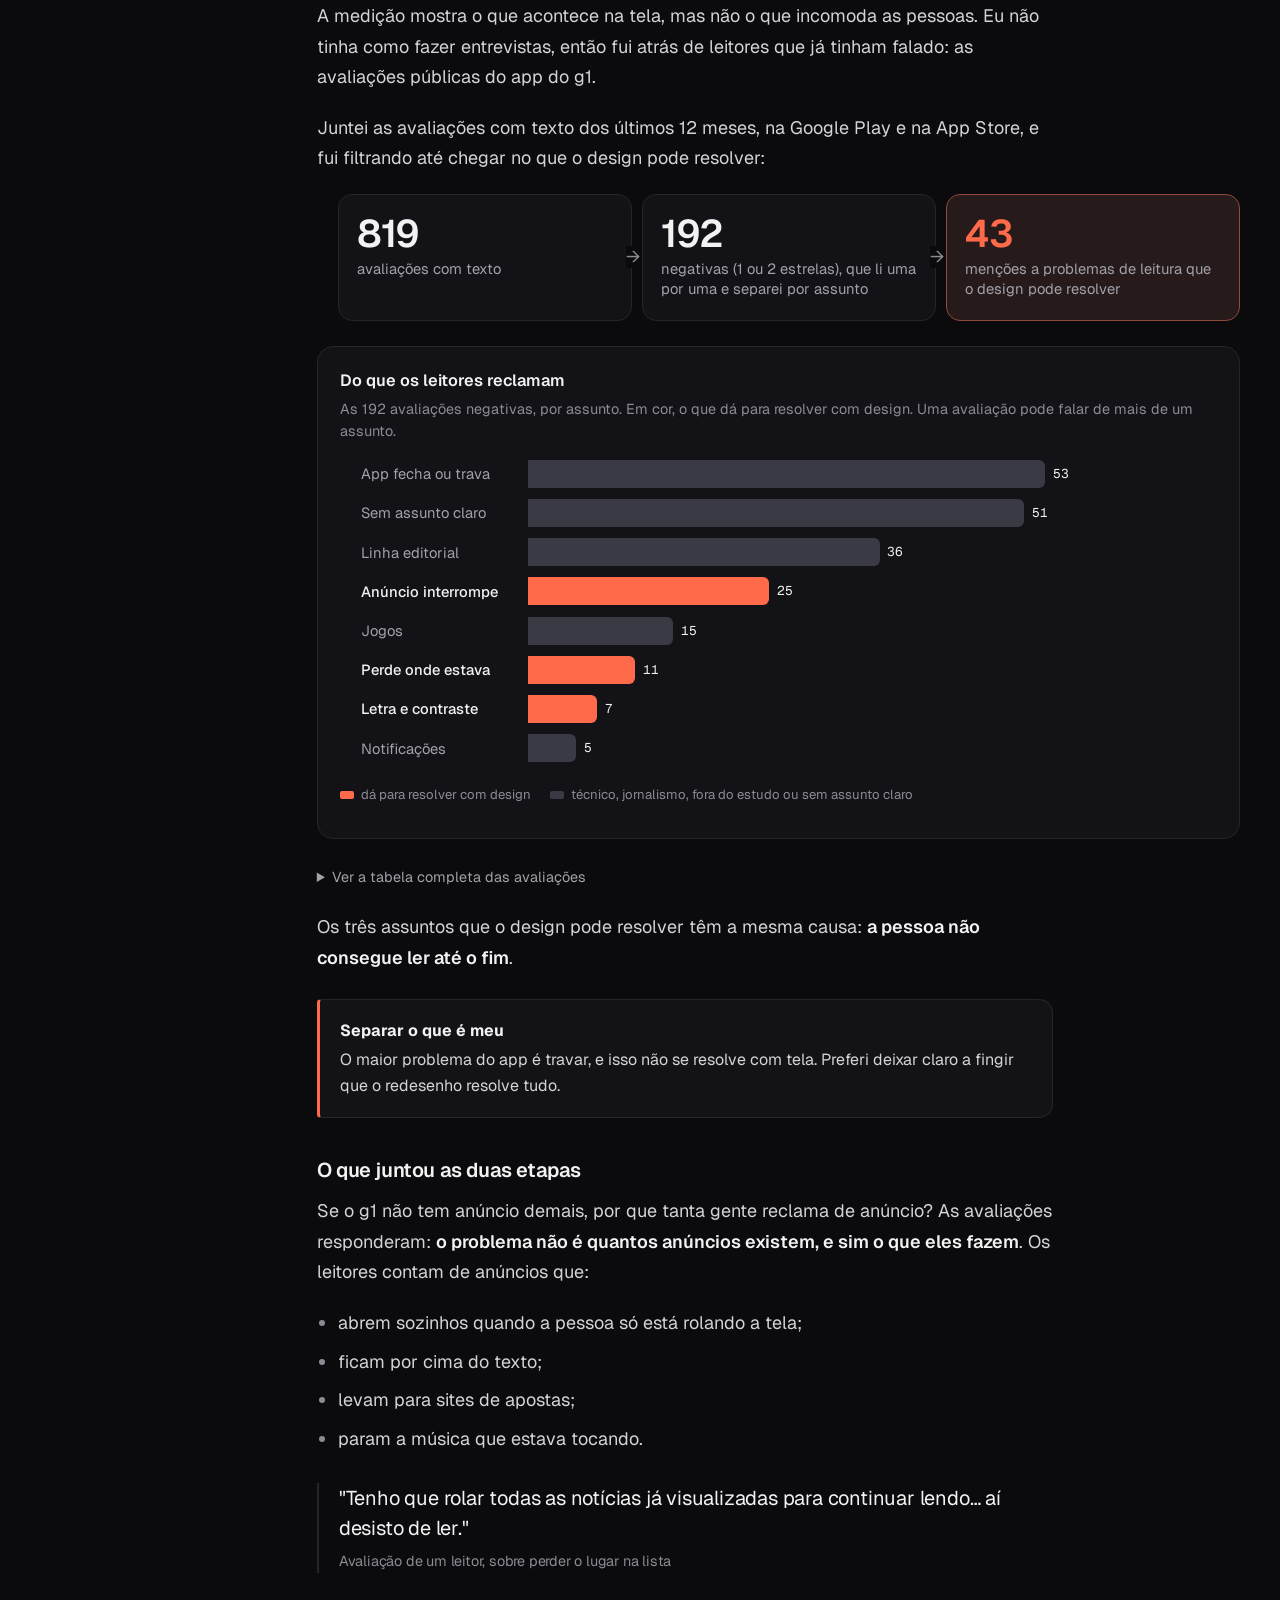
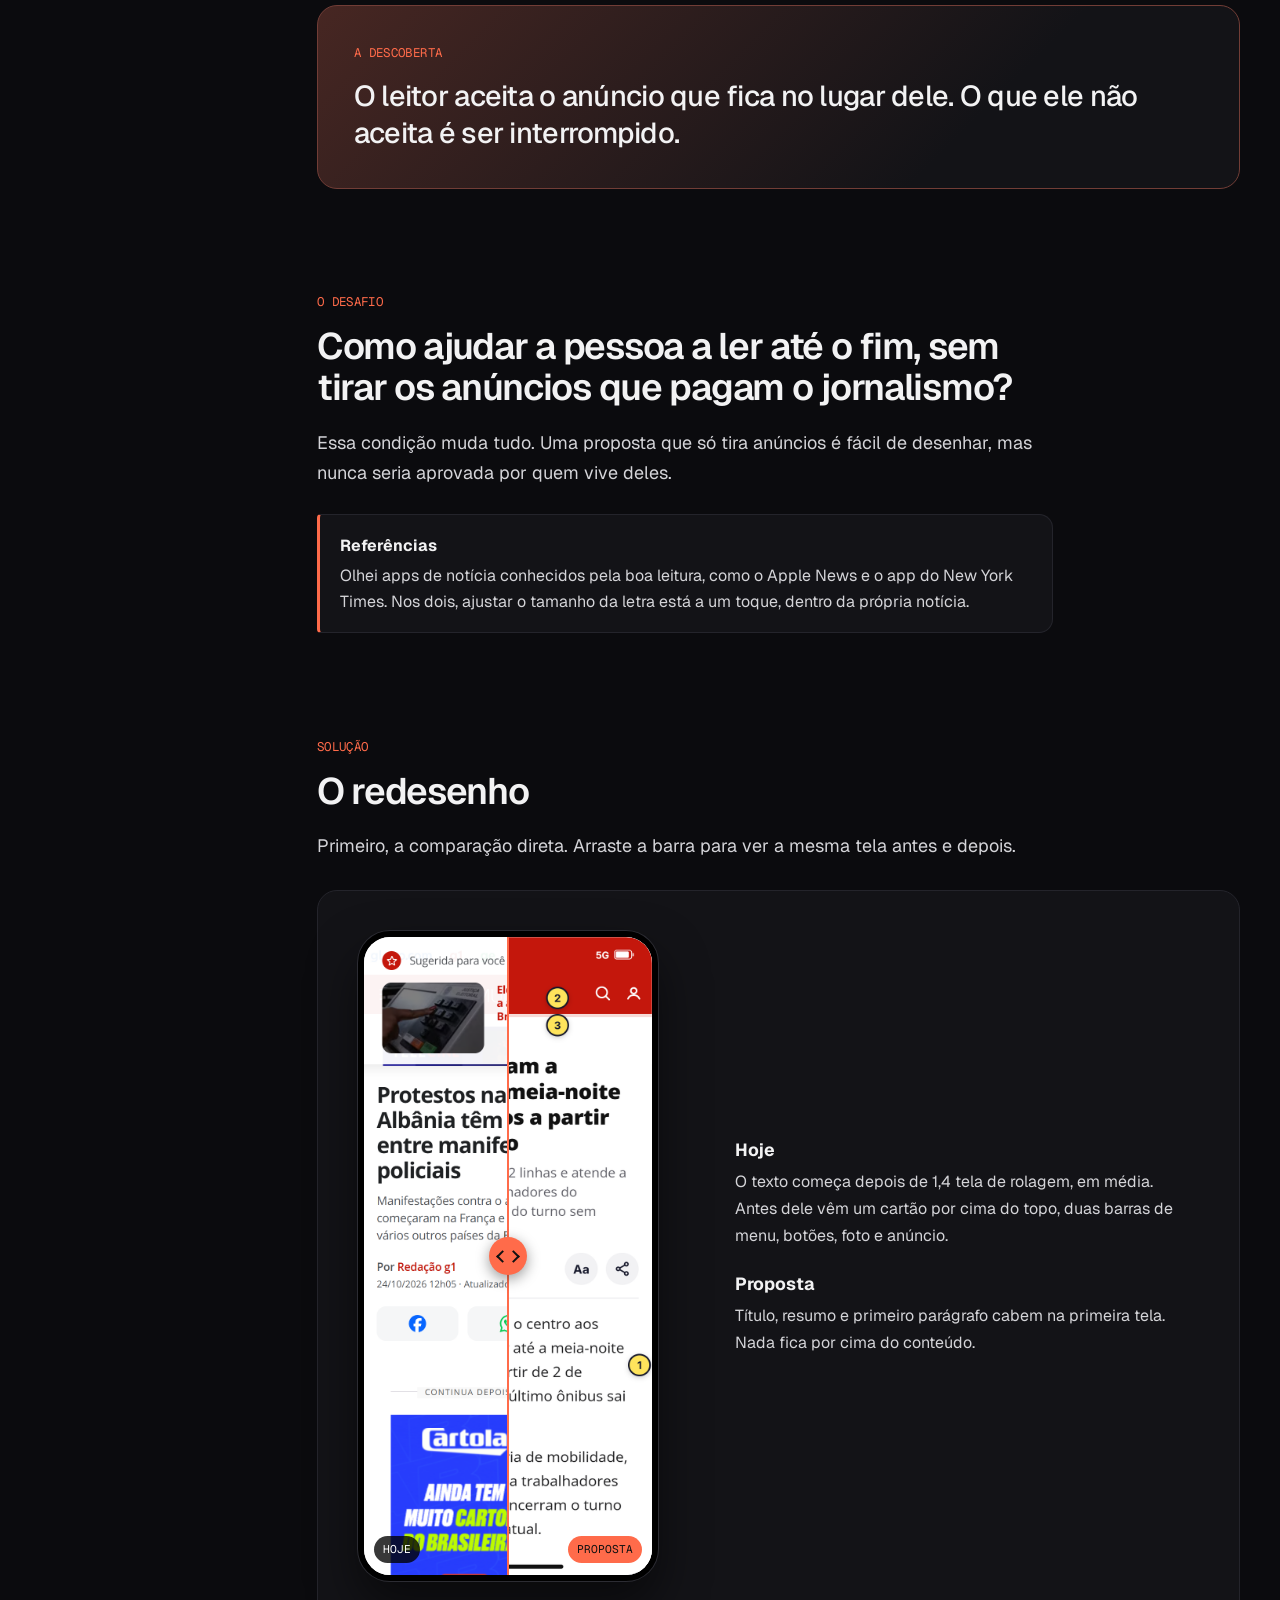
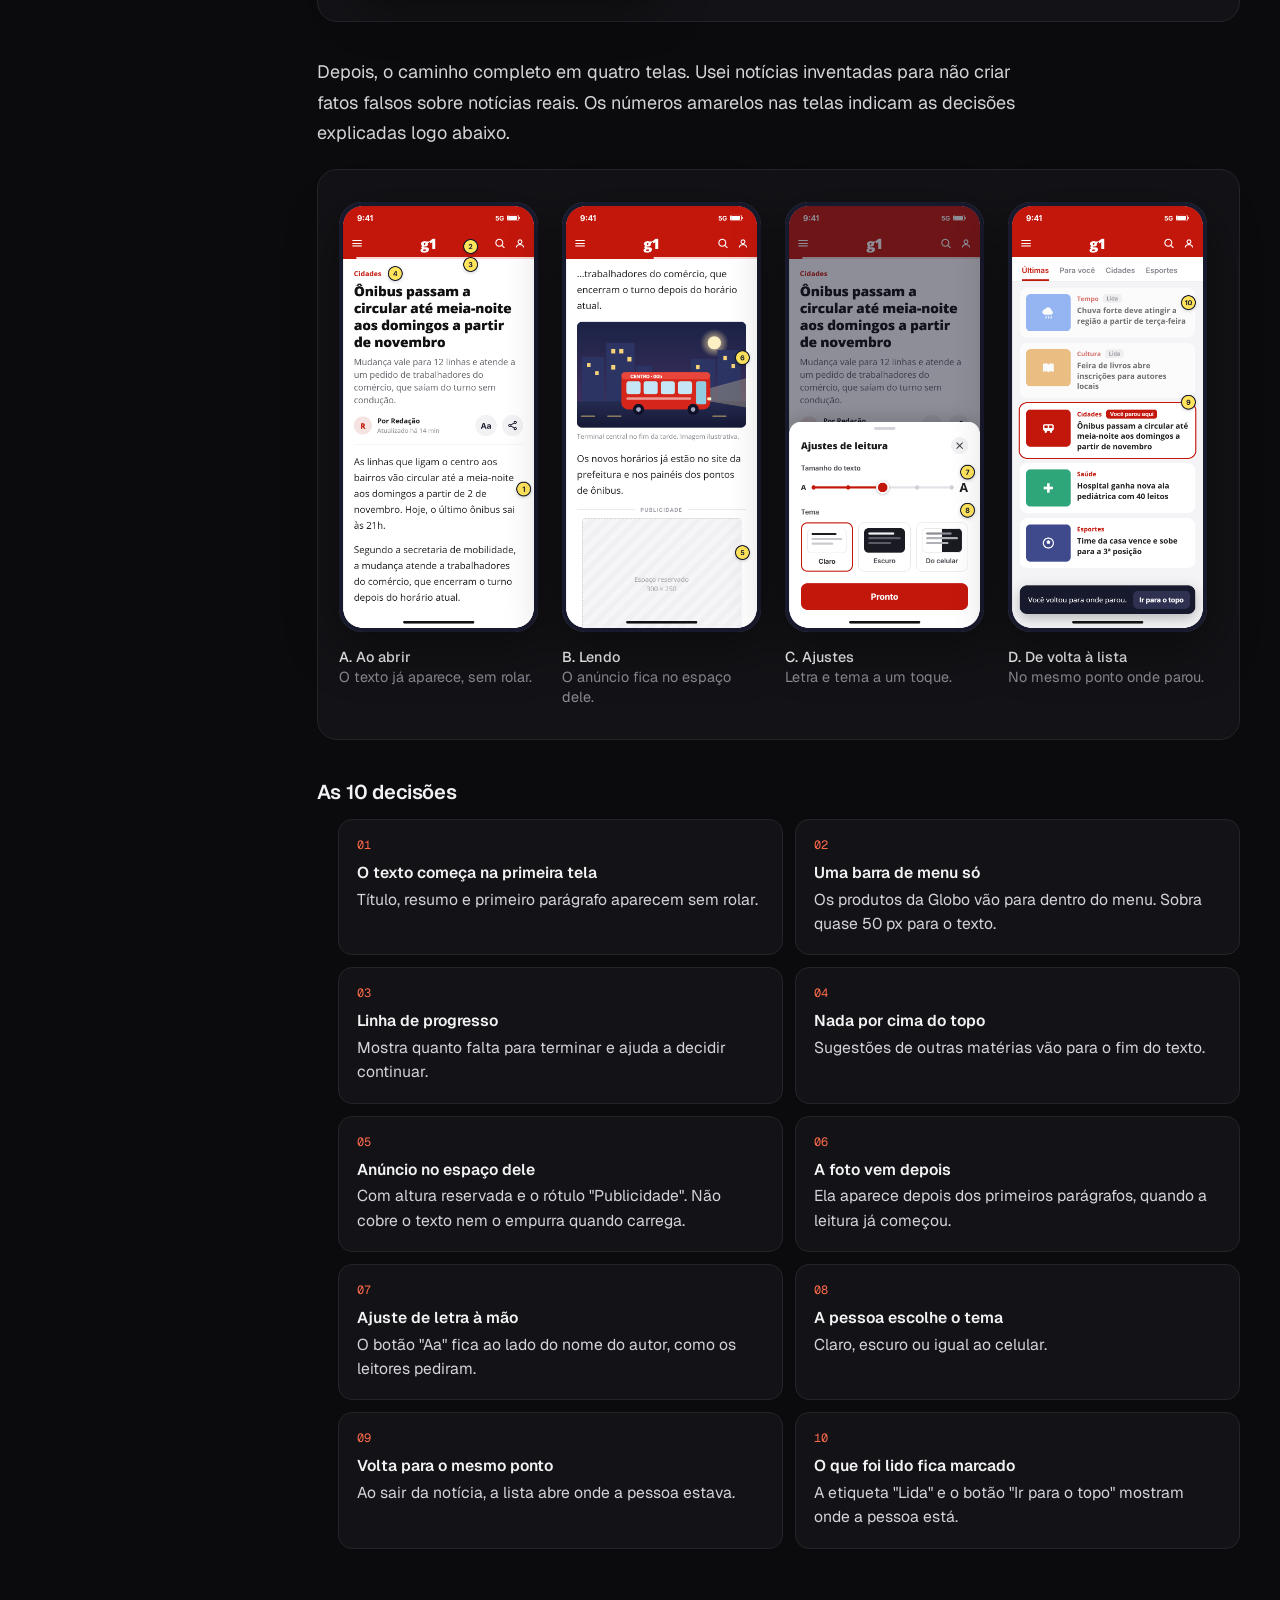
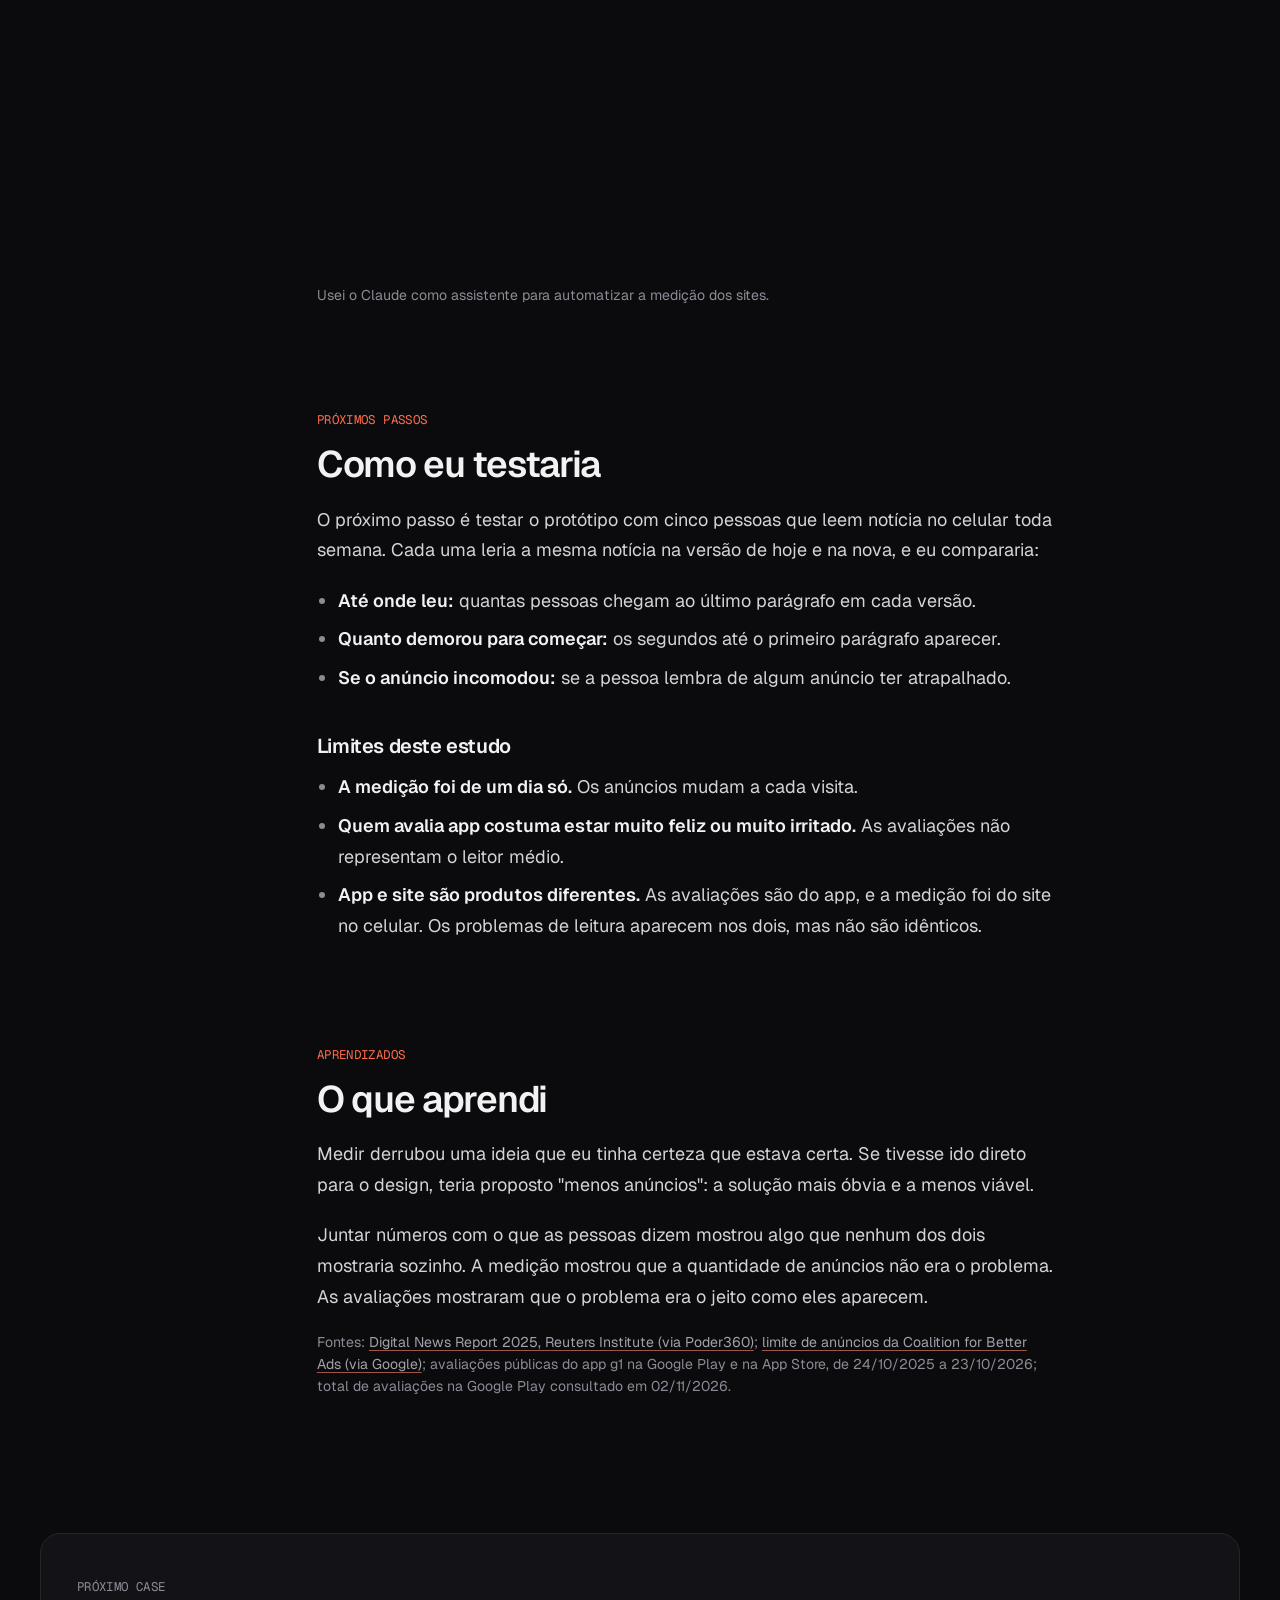
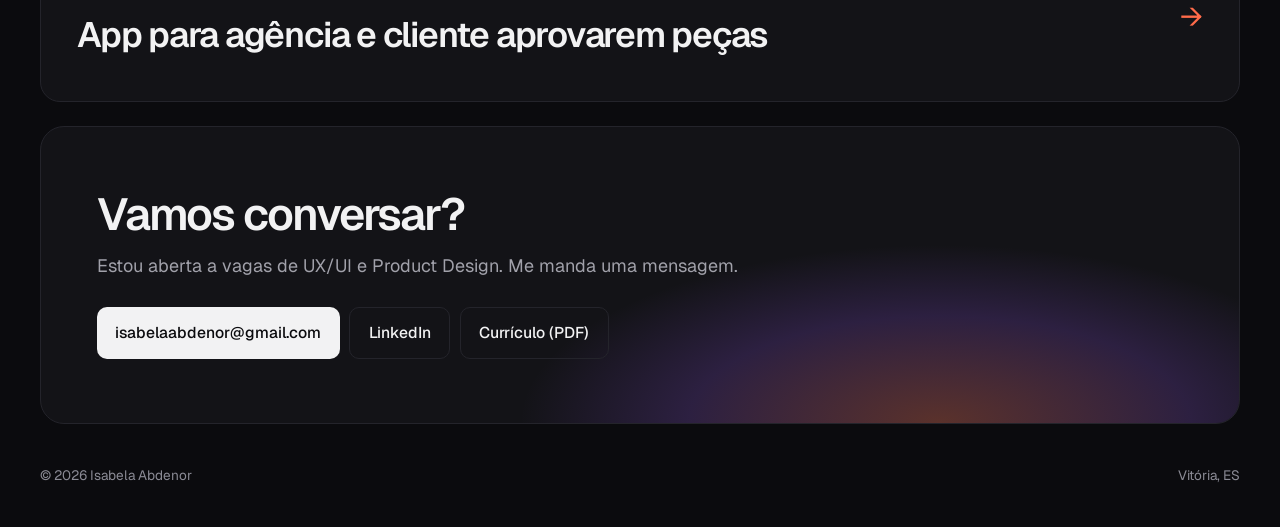
<file: g1.html>
<!doctype html>
<html lang="pt-BR">
<head>
<meta charset="utf-8">
<meta name="viewport" content="width=device-width, initial-scale=1">
<title>g1: leitura de notícias no celular — Isabela Abdenor</title>
<meta name="description" content="Estudo independente: medi 13 notícias, analisei 819 avaliações de leitores e redesenhei a leitura de notícias do g1 no celular.">
<meta property="og:type" content="article">
<meta property="og:title" content="g1: leitura de notícias no celular — Isabela Abdenor">
<meta property="og:description" content="Estudo independente: medição, 819 avaliações de leitores e redesenho da leitura de notícias no celular.">
<meta property="og:image" content="https://isabelaabdenor-ctrl.github.io/img/g1/antes-depois.png">
<meta property="og:url" content="https://isabelaabdenor-ctrl.github.io/g1.html">
<meta name="twitter:card" content="summary_large_image">
<link rel="alternate" hreflang="pt-BR" href="https://isabelaabdenor-ctrl.github.io/g1.html">
<link rel="alternate" hreflang="en" href="https://isabelaabdenor-ctrl.github.io/en/g1.html">
<link rel="alternate" hreflang="x-default" href="https://isabelaabdenor-ctrl.github.io/g1.html">
<meta name="theme-color" content="#0b0b0e">
<link rel="preconnect" href="https://fonts.googleapis.com">
<link rel="preconnect" href="https://fonts.gstatic.com" crossorigin>
<link href="https://fonts.googleapis.com/css2?family=Geist:wght@300..800&family=Geist+Mono:wght@400;500&display=swap" rel="stylesheet">
<link rel="stylesheet" href="case.css?v=2">
</head>
<body style="--accent: #ff6b4a">

<header class="bar">
  <div class="wrap">
    <a class="me" href="index.html">Isabela Abdenor</a>
    <nav aria-label="Principal">
      <a href="index.html#cases">Cases</a>
      <a href="index.html#sobre">Sobre</a>
      <a href="#contato">Contato</a>
    </nav>
    <div class="right">
      <span class="pill open">Aberta a oportunidades</span>
      <span class="lang" aria-label="Idioma"><a aria-current="true" href="g1.html" lang="pt-BR">PT</a><a href="en/g1.html" lang="en" hreflang="en">EN</a></span>
    </div>
  </div>
</header>

<main>
  <div class="glow" aria-hidden="true"></div>

  <section class="case-top wrap">
    <a class="back" href="index.html#cases">← Todos os cases</a>
    <div class="tags"><span class="seal">Estudo independente</span><span class="yr">Outubro de 2026</span></div>
    <h1>Redesenho da leitura de notícias do g1 no celular</h1>
    <p class="lead">Ler uma notícia do g1 no celular cansa mais do que deveria. Medi as páginas, li o que os leitores reclamam e redesenhei a tela de notícia. A pesquisa mostrou que eu estava errada sobre a causa, e foi isso que levou à solução.</p>

    <div class="numbers">
      <div><b>13</b><span>notícias medidas em 3 sites</span></div>
      <div><b>819</b><span>avaliações de leitores analisadas</span></div>
      <div><b>1,4 → 0</b><span>telas para rolar até o texto começar: hoje → na proposta</span></div>
      <div><b>10</b><span>decisões de design</span></div>
    </div>

    <dl class="facts">
      <div><dt>Meu papel</dt><dd>Fiz tudo sozinha: pesquisa, análise e design</dd></div>
      <div><dt>Quando</dt><dd>Outubro de 2026</dd></div>
      <div><dt>Tipo</dt><dd>Estudo por conta própria, sem ligação com a Globo</dd></div>
      <div><dt>Ferramentas</dt><dd>Figma, Claude</dd></div>
    </dl>

    <figure class="cover">
      <img src="img/g1/antes-depois.png" alt="Antes e depois: no g1 hoje, o texto começa em média depois de 1,4 tela e um cartão cobre o topo; na proposta, o texto começa na primeira tela e nada fica por cima do conteúdo" width="2400" height="1520">
    </figure>
  </section>

  <div class="layout wrap">
    <nav class="toc" aria-label="Partes do case">
      <p class="mono">Neste case</p>
      <ol>
        <li><a href="#resumo">Resumo</a></li>
        <li><a href="#contexto">Por que o g1</a></li>
        <li><a href="#medicao">1. Medi as páginas</a></li>
        <li><a href="#leitores">2. Li os leitores</a></li>
        <li><a href="#desafio">O desafio</a></li>
        <li><a href="#redesenho">O redesenho</a></li>
        <li><a href="#validacao">Próximos passos</a></li>
        <li><a href="#aprendi">O que aprendi</a></li>
      </ol>
    </nav>

    <article class="doc">

      <section id="resumo">
        <p class="mono num">Resumo em 30 segundos</p>
        <dl class="summary wide">
          <div><dt>O problema</dt><dd>Ler uma notícia do g1 no celular cansa, e quem desiste no meio não volta.</dd></div>
          <div><dt>O que descobri</dt><dd>O g1 não tem anúncio demais. O que incomoda é o anúncio atrapalhar a leitura e o texto demorar a começar.</dd></div>
          <div><dt>O que propus</dt><dd>Uma tela que começa pelo texto, regras para o anúncio não atrapalhar e uma lista que lembra onde a pessoa parou.</dd></div>
        </dl>
      </section>

      <section id="contexto">
        <p class="mono num">Contexto</p>
        <h2>Por que o g1</h2>
        <p>Hoje, 82% dos brasileiros acessam notícias pelo celular. Em 2013 eram 23%. Só na Google Play, o app do g1 tem mais de 50 mil avaliações, então qualquer problema pequeno na leitura se repete muitas vezes por dia.</p>
        <p>Para não me perder, escolhi estudar uma tarefa só: <strong>abrir uma notícia e ler até o fim</strong>.</p>
        <div class="callout"><b>Por que é um estudo independente</b>Não trabalho na Globo e não tive acesso a dados internos. Usei só o que é público: o próprio site, as avaliações nas lojas de apps e pesquisas de mercado.</div>

        <h3>O caminho da pesquisa, em 4 passos</h3>
        <ol class="flow wide">
          <li><b>O que eu achava</b>"O g1 tem anúncio demais."</li>
          <li><b>Medi as páginas</b>Os anúncios estão dentro do limite. <span class="x">Eu estava errada.</span></li>
          <li><b>Li os leitores</b>Eles não reclamam da quantidade, e sim do anúncio que interrompe.</li>
          <li class="key"><b>A descoberta</b>O problema é o anúncio atrapalhar a leitura e o texto demorar a começar.</li>
        </ol>
      </section>

      <section id="medicao">
        <p class="mono num">Etapa 1</p>
        <h2>Medi as páginas antes de opinar</h2>
        <p>Eu achava que o problema era óbvio: "o g1 tem anúncio demais". Antes de desenhar qualquer coisa, resolvi medir para ver se era verdade.</p>
        <p>Abri 13 notícias no tamanho de tela de um iPhone, em três sites de notícia, e medi:</p>
        <ul>
          <li><strong>quanto da página é anúncio.</strong> O limite aceito pelo mercado é 30%;</li>
          <li><strong>quanto a pessoa rola até o texto começar.</strong> Medi em "telas": 1 tela é a altura do celular. Então 1,4 tela é rolar quase uma tela e meia antes de ver o primeiro parágrafo;</li>
          <li><strong>quantos anúncios aparecem no meio do texto.</strong></li>
        </ul>

        <div class="charts-2 wide">
          <figure class="chart">
            <h4>Quanto da página é anúncio</h4>
            <p class="how">Média das notícias medidas em cada site.</p>
            <ul class="bars">
              <li><span class="lab"><b>g1</b></span><span class="track"><span class="fill hl" style="--v:40%"></span><span class="limit" style="--l:75%"></span><span class="val" style="--v:40%">16%</span></span></li>
              <li><span class="lab">UOL</span><span class="track"><span class="fill" style="--v:40%"></span><span class="limit" style="--l:75%"></span><span class="val" style="--v:40%">16%</span></span></li>
              <li><span class="lab">CNN Brasil</span><span class="track"><span class="fill" style="--v:17.5%"></span><span class="limit" style="--l:75%"></span><span class="val" style="--v:17.5%">7%</span></span></li>
            </ul>
            <p class="legend-line"><span><i class="lim"></i>limite do mercado: 30%</span></p>
          </figure>
          <figure class="chart">
            <h4>Quanto rolar até o texto começar</h4>
            <p class="how">Em telas de celular. Quanto menor, mais rápido a leitura começa.</p>
            <ul class="bars">
              <li><span class="lab"><b>g1</b></span><span class="track"><span class="fill hl" style="--v:56%"></span><span class="val" style="--v:56%">1,4 tela</span></span></li>
              <li><span class="lab">UOL</span><span class="track"><span class="fill" style="--v:44%"></span><span class="val" style="--v:44%">1,1 tela</span></span></li>
              <li><span class="lab">CNN Brasil</span><span class="track"><span class="fill" style="--v:44%"></span><span class="val" style="--v:44%">1,1 tela</span></span></li>
            </ul>
          </figure>
        </div>

        <details class="details wide">
          <summary>Ver a tabela completa da medição</summary>
        <div class="table-wrap">
          <table>
            <thead>
              <tr><th scope="col">Site</th><th scope="col">Notícias</th><th scope="col">Telas até o 1º parágrafo</th><th scope="col">Anúncios no meio do texto</th><th scope="col">Página ocupada por anúncio</th></tr>
            </thead>
            <tbody>
              <tr><th scope="row">g1</th><td>5</td><td class="hl"><strong>1,4</strong> (de 1,1 a 2,0)</td><td>4,8</td><td>16%</td></tr>
              <tr><th scope="row">UOL</th><td>3</td><td>1,1</td><td>4,7</td><td>16%</td></tr>
              <tr><th scope="row">CNN Brasil</th><td>5</td><td>1,1</td><td>1,8</td><td>7%</td></tr>
            </tbody>
          </table>
        </div>
        </details>
        <p class="source">Medição feita em 24/10/2026, sem login, na editoria internacional. A Folha ficou de fora porque as notícias estavam fechadas para quem não é assinante.</p>

        <p><strong>Eu estava errada.</strong> Os anúncios ocupam 16% da página do g1: bem abaixo do limite de 30% e igual ao UOL. O que diferencia o g1 é o começo da página. Dos três sites, é onde mais se rola até o texto aparecer.</p>
        <div class="callout"><b>A mesma notícia, dois sites</b>g1 e UOL publicaram a mesma matéria, sobre um incêndio na Alemanha. No g1, o primeiro parágrafo estava a 1,6 tela do topo. No UOL, a 1,2.</div>

        <h3>O que fica entre a pessoa e o texto</h3>
        <div class="split wide">
          <img src="img/g1/antes-g1.png" alt="Print da notícia do g1 no celular: cartão 'Sugerida para você' sobre o topo, título, linha fina, botões e um anúncio antes do texto" width="750" height="1624" loading="lazy">
          <ol>
            <li><strong>Um cartão cobre o topo.</strong> Ao abrir a notícia, "Sugerida para você" fica por cima do cabeçalho. Nas 5 notícias que abri, ele sugeria a mesma matéria, de outro assunto.</li>
            <li><strong>Duas barras de menu.</strong> A faixa de produtos da Globo fica em cima da barra do g1.</li>
            <li><strong>Foto e anúncio antes do texto.</strong> Depois do resumo vêm botões, uma foto do tamanho da tela e um anúncio.</li>
            <li><strong>Aviso de cookies sem escolha.</strong> Ocupa cerca de 19% da tela, só tem o botão "Prosseguir" e aparece quando a pessoa começa a rolar.</li>
          </ol>
        </div>
        <p>Para fazer essa análise usei as 10 heurísticas de Nielsen, uma lista clássica de boas práticas de usabilidade. Também anotei o que funciona bem: o resumo abaixo do título explica a notícia logo na primeira tela, e o WhatsApp em destaque para compartilhar combina com o jeito como o brasileiro compartilha.</p>
      </section>

      <section id="leitores">
        <p class="mono num">Etapa 2</p>
        <h2>Li o que os leitores reclamam</h2>
        <p>A medição mostra o que acontece na tela, mas não o que incomoda as pessoas. Eu não tinha como fazer entrevistas, então fui atrás de leitores que já tinham falado: as avaliações públicas do app do g1.</p>
        <p>Juntei as avaliações com texto dos últimos 12 meses, na Google Play e na App Store, e fui filtrando até chegar no que o design pode resolver:</p>

        <ol class="funnel wide">
          <li><b>819</b><span>avaliações com texto</span></li>
          <li><b>192</b><span>negativas (1 ou 2 estrelas), que li uma por uma e separei por assunto</span></li>
          <li class="key"><b>43</b><span>menções a problemas de leitura que o design pode resolver</span></li>
        </ol>

        <figure class="chart wide">
          <h4>Do que os leitores reclamam</h4>
          <p class="how">As 192 avaliações negativas, por assunto. Em cor, o que dá para resolver com design. Uma avaliação pode falar de mais de um assunto.</p>
          <ul class="bars">
            <li><span class="lab">App fecha ou trava</span><span class="track"><span class="fill" style="--v:75%"></span><span class="val" style="--v:75%">53</span></span></li>
            <li><span class="lab">Sem assunto claro</span><span class="track"><span class="fill" style="--v:72%"></span><span class="val" style="--v:72%">51</span></span></li>
            <li><span class="lab">Linha editorial</span><span class="track"><span class="fill" style="--v:51%"></span><span class="val" style="--v:51%">36</span></span></li>
            <li><span class="lab"><b>Anúncio interrompe</b></span><span class="track"><span class="fill hl" style="--v:35%"></span><span class="val" style="--v:35%">25</span></span></li>
            <li><span class="lab">Jogos</span><span class="track"><span class="fill" style="--v:21%"></span><span class="val" style="--v:21%">15</span></span></li>
            <li><span class="lab"><b>Perde onde estava</b></span><span class="track"><span class="fill hl" style="--v:15.5%"></span><span class="val" style="--v:15.5%">11</span></span></li>
            <li><span class="lab"><b>Letra e contraste</b></span><span class="track"><span class="fill hl" style="--v:10%"></span><span class="val" style="--v:10%">7</span></span></li>
            <li><span class="lab">Notificações</span><span class="track"><span class="fill" style="--v:7%"></span><span class="val" style="--v:7%">5</span></span></li>
          </ul>
          <p class="legend-line"><span><i class="hl"></i>dá para resolver com design</span><span><i></i>técnico, jornalismo, fora do estudo ou sem assunto claro</span></p>
        </figure>

        <details class="details wide">
          <summary>Ver a tabela completa das avaliações</summary>
        <div class="table-wrap">
          <table>
            <thead>
              <tr><th scope="col">Do que reclamam</th><th scope="col">Avaliações negativas</th><th scope="col">Dá para resolver com design?</th></tr>
            </thead>
            <tbody>
              <tr><th scope="row">App fecha, trava ou não abre</th><td>53 (28%)</td><td class="no">Não, é problema técnico</td></tr>
              <tr><th scope="row">Linha editorial e política</th><td>36 (19%)</td><td class="no">Não, é do jornalismo</td></tr>
              <tr><th scope="row">Anúncios que interrompem a leitura</th><td>25 (13%)</td><td class="yes">Sim</td></tr>
              <tr><th scope="row">Jogos (Soletra, Combinado)</th><td>15 (8%)</td><td class="no">Fora deste estudo</td></tr>
              <tr><th scope="row">Volta ao início e perde onde estava</th><td>11 (6%)</td><td class="yes">Sim</td></tr>
              <tr><th scope="row">Tamanho de letra e contraste</th><td>7 (4%)</td><td class="yes">Sim</td></tr>
              <tr><th scope="row">Notificações</th><td>5 (3%)</td><td class="no">Fora deste estudo</td></tr>
              <tr><th scope="row">Sem assunto claro (ex.: "não gostei")</th><td>51 (27%)</td><td class="no">Não dá para saber</td></tr>
            </tbody>
          </table>
        </div>
        </details>

        <p>Os três assuntos que o design pode resolver têm a mesma causa: <strong>a pessoa não consegue ler até o fim</strong>.</p>
        <div class="callout"><b>Separar o que é meu</b>O maior problema do app é travar, e isso não se resolve com tela. Preferi deixar claro a fingir que o redesenho resolve tudo.</div>

        <h3>O que juntou as duas etapas</h3>
        <p>Se o g1 não tem anúncio demais, por que tanta gente reclama de anúncio? As avaliações responderam: <strong>o problema não é quantos anúncios existem, e sim o que eles fazem</strong>. Os leitores contam de anúncios que:</p>
        <ul>
          <li>abrem sozinhos quando a pessoa só está rolando a tela;</li>
          <li>ficam por cima do texto;</li>
          <li>levam para sites de apostas;</li>
          <li>param a música que estava tocando.</li>
        </ul>
        <blockquote class="quote">"Tenho que rolar todas as notícias já visualizadas para continuar lendo… aí desisto de ler."<cite>Avaliação de um leitor, sobre perder o lugar na lista</cite></blockquote>

        <div class="insight wide">
          <p class="mono">A descoberta</p>
          <p>O leitor aceita o anúncio que fica no lugar dele. O que ele não aceita é ser interrompido.</p>
        </div>
      </section>

      <section id="desafio">
        <p class="mono num">O desafio</p>
        <h2>Como ajudar a pessoa a ler até o fim, sem tirar os anúncios que pagam o jornalismo?</h2>
        <p>Essa condição muda tudo. Uma proposta que só tira anúncios é fácil de desenhar, mas nunca seria aprovada por quem vive deles.</p>
        <div class="callout"><b>Referências</b>Olhei apps de notícia conhecidos pela boa leitura, como o Apple News e o app do New York Times. Nos dois, ajustar o tamanho da letra está a um toque, dentro da própria notícia.</div>
      </section>

      <section id="redesenho">
        <p class="mono num">Solução</p>
        <h2>O redesenho</h2>
        <p>Primeiro, a comparação direta. Arraste a barra para ver a mesma tela antes e depois.</p>

        <div class="compare wide">
          <div class="compare-frame" style="--pos: 50%">
            <img src="img/g1/antes-g1.png" alt="Hoje: cartão 'Sugerida para você' sobre o topo, título, botões e um anúncio antes do texto" width="750" height="1624">
            <div class="c-depois"><img src="img/g1/depois-tela.png" alt="Proposta: uma barra de menu, título, resumo e o primeiro parágrafo já visível" width="750" height="1624"></div>
            <div class="c-handle" aria-hidden="true"><span></span></div>
            <span class="c-lab l" aria-hidden="true">Hoje</span>
            <span class="c-lab r" aria-hidden="true">Proposta</span>
            <input type="range" min="0" max="100" value="50" aria-label="Comparar a tela de hoje com a proposta">
          </div>
          <ul class="compare-notes">
            <li><b>Hoje</b>O texto começa depois de 1,4 tela de rolagem, em média. Antes dele vêm um cartão por cima do topo, duas barras de menu, botões, foto e anúncio.</li>
            <li><b>Proposta</b>Título, resumo e primeiro parágrafo cabem na primeira tela. Nada fica por cima do conteúdo.</li>
          </ul>
        </div>

        <p>Depois, o caminho completo em quatro telas. Usei notícias inventadas para não criar fatos falsos sobre notícias reais. Os números amarelos nas telas indicam as decisões explicadas logo abaixo.</p>

        <ul class="screens wide">
          <li><img src="img/g1/tela-a.png" alt="Tela A: notícia com uma barra de menu só, linha de progresso, título, resumo, botão Aa e o primeiro parágrafo já visível" width="375" height="812" loading="lazy"><p class="cap"><b>A. Ao abrir</b>O texto já aparece, sem rolar.</p></li>
          <li><img src="img/g1/tela-b.png" alt="Tela B: notícia rolando, com foto depois dos primeiros parágrafos e um espaço de anúncio fixo com o rótulo Publicidade" width="375" height="812" loading="lazy"><p class="cap"><b>B. Lendo</b>O anúncio fica no espaço dele.</p></li>
          <li><img src="img/g1/tela-c.png" alt="Tela C: painel Ajustes de leitura com tamanho do texto em cinco passos e tema claro, escuro ou do celular" width="375" height="812" loading="lazy"><p class="cap"><b>C. Ajustes</b>Letra e tema a um toque.</p></li>
          <li><img src="img/g1/tela-d.png" alt="Tela D: lista de notícias com as etiquetas Lida e Você parou aqui, e o aviso Você voltou para onde parou com o botão Ir para o topo" width="375" height="812" loading="lazy"><p class="cap"><b>D. De volta à lista</b>No mesmo ponto onde parou.</p></li>
        </ul>

        <h3>As 10 decisões</h3>
        <ol class="decisions wide">
          <li><b>O texto começa na primeira tela</b>Título, resumo e primeiro parágrafo aparecem sem rolar.</li>
          <li><b>Uma barra de menu só</b>Os produtos da Globo vão para dentro do menu. Sobra quase 50 px para o texto.</li>
          <li><b>Linha de progresso</b>Mostra quanto falta para terminar e ajuda a decidir continuar.</li>
          <li><b>Nada por cima do topo</b>Sugestões de outras matérias vão para o fim do texto.</li>
          <li><b>Anúncio no espaço dele</b>Com altura reservada e o rótulo "Publicidade". Não cobre o texto nem o empurra quando carrega.</li>
          <li><b>A foto vem depois</b>Ela aparece depois dos primeiros parágrafos, quando a leitura já começou.</li>
          <li><b>Ajuste de letra à mão</b>O botão "Aa" fica ao lado do nome do autor, como os leitores pediram.</li>
          <li><b>A pessoa escolhe o tema</b>Claro, escuro ou igual ao celular.</li>
          <li><b>Volta para o mesmo ponto</b>Ao sair da notícia, a lista abre onde a pessoa estava.</li>
          <li><b>O que foi lido fica marcado</b>A etiqueta "Lida" e o botão "Ir para o topo" mostram onde a pessoa está.</li>
        </ol>

        <div class="rules wide">
          <h3>Regras para o anúncio não atrapalhar</h3>
          <ul>
            <li>Nunca fica por cima do texto.</li>
            <li>O espaço é reservado antes de carregar, para o texto não pular.</li>
            <li>Nada abre nem muda de página sem a pessoa tocar.</li>
            <li>Vídeo começa sem som e não para a música do celular.</li>
            <li>A quantidade de anúncios continua a mesma de hoje. Muda o comportamento, não a receita.</li>
          </ul>
        </div>

        <p class="source">Usei o Claude como assistente para automatizar a medição dos sites.</p>
      </section>

      <section id="validacao">
        <p class="mono num">Próximos passos</p>
        <h2>Como eu testaria</h2>
        <p>O próximo passo é testar o protótipo com cinco pessoas que leem notícia no celular toda semana. Cada uma leria a mesma notícia na versão de hoje e na nova, e eu compararia:</p>
        <ul>
          <li><strong>Até onde leu:</strong> quantas pessoas chegam ao último parágrafo em cada versão.</li>
          <li><strong>Quanto demorou para começar:</strong> os segundos até o primeiro parágrafo aparecer.</li>
          <li><strong>Se o anúncio incomodou:</strong> se a pessoa lembra de algum anúncio ter atrapalhado.</li>
        </ul>
        <h3>Limites deste estudo</h3>
        <ul>
          <li><strong>A medição foi de um dia só.</strong> Os anúncios mudam a cada visita.</li>
          <li><strong>Quem avalia app costuma estar muito feliz ou muito irritado.</strong> As avaliações não representam o leitor médio.</li>
          <li><strong>App e site são produtos diferentes.</strong> As avaliações são do app, e a medição foi do site no celular. Os problemas de leitura aparecem nos dois, mas não são idênticos.</li>
        </ul>
      </section>

      <section id="aprendi">
        <p class="mono num">Aprendizados</p>
        <h2>O que aprendi</h2>
        <p>Medir derrubou uma ideia que eu tinha certeza que estava certa. Se tivesse ido direto para o design, teria proposto "menos anúncios": a solução mais óbvia e a menos viável.</p>
        <p>Juntar números com o que as pessoas dizem mostrou algo que nenhum dos dois mostraria sozinho. A medição mostrou que a quantidade de anúncios não era o problema. As avaliações mostraram que o problema era o jeito como eles aparecem.</p>
        <p class="source">Fontes: <a href="https://www.poder360.com.br/poder-midia/so-10-dos-brasileiros-leem-jornal-impresso-diz-estudo/">Digital News Report 2025, Reuters Institute (via Poder360)</a>; <a href="https://support.google.com/webtools/answer/7073774">limite de anúncios da Coalition for Better Ads (via Google)</a>; avaliações públicas do app g1 na Google Play e na App Store, de 24/10/2025 a 23/10/2026; total de avaliações na Google Play consultado em 02/11/2026.</p>
      </section>

    </article>
  </div>

  <div class="wrap">
    <a class="next" href="aprova.html">
      <span><span class="mono">Próximo case</span><b>App para agência e cliente aprovarem peças</b></span>
      <span class="arrow" aria-hidden="true">→</span>
    </a>

    <section class="contact" id="contato">
      <h2>Vamos conversar?</h2>
      <p>Estou aberta a vagas de UX/UI e Product Design. Me manda uma mensagem.</p>
      <div class="links">
        <a class="btn" href="mailto:isabelaabdenor@gmail.com">isabelaabdenor@gmail.com</a>
        <a class="btn ghost" href="https://www.linkedin.com/in/isabelaabdenor/">LinkedIn</a>
        <a class="btn ghost" href="curriculo-isabela-abdenor.pdf">Currículo (PDF)</a>
      </div>
    </section>
    <footer class="foot"><span>© 2026 Isabela Abdenor</span><span>Vitória, ES</span></footer>
  </div>
</main>

<script src="case.js?v=2"></script>
</body>
</html>
</file>
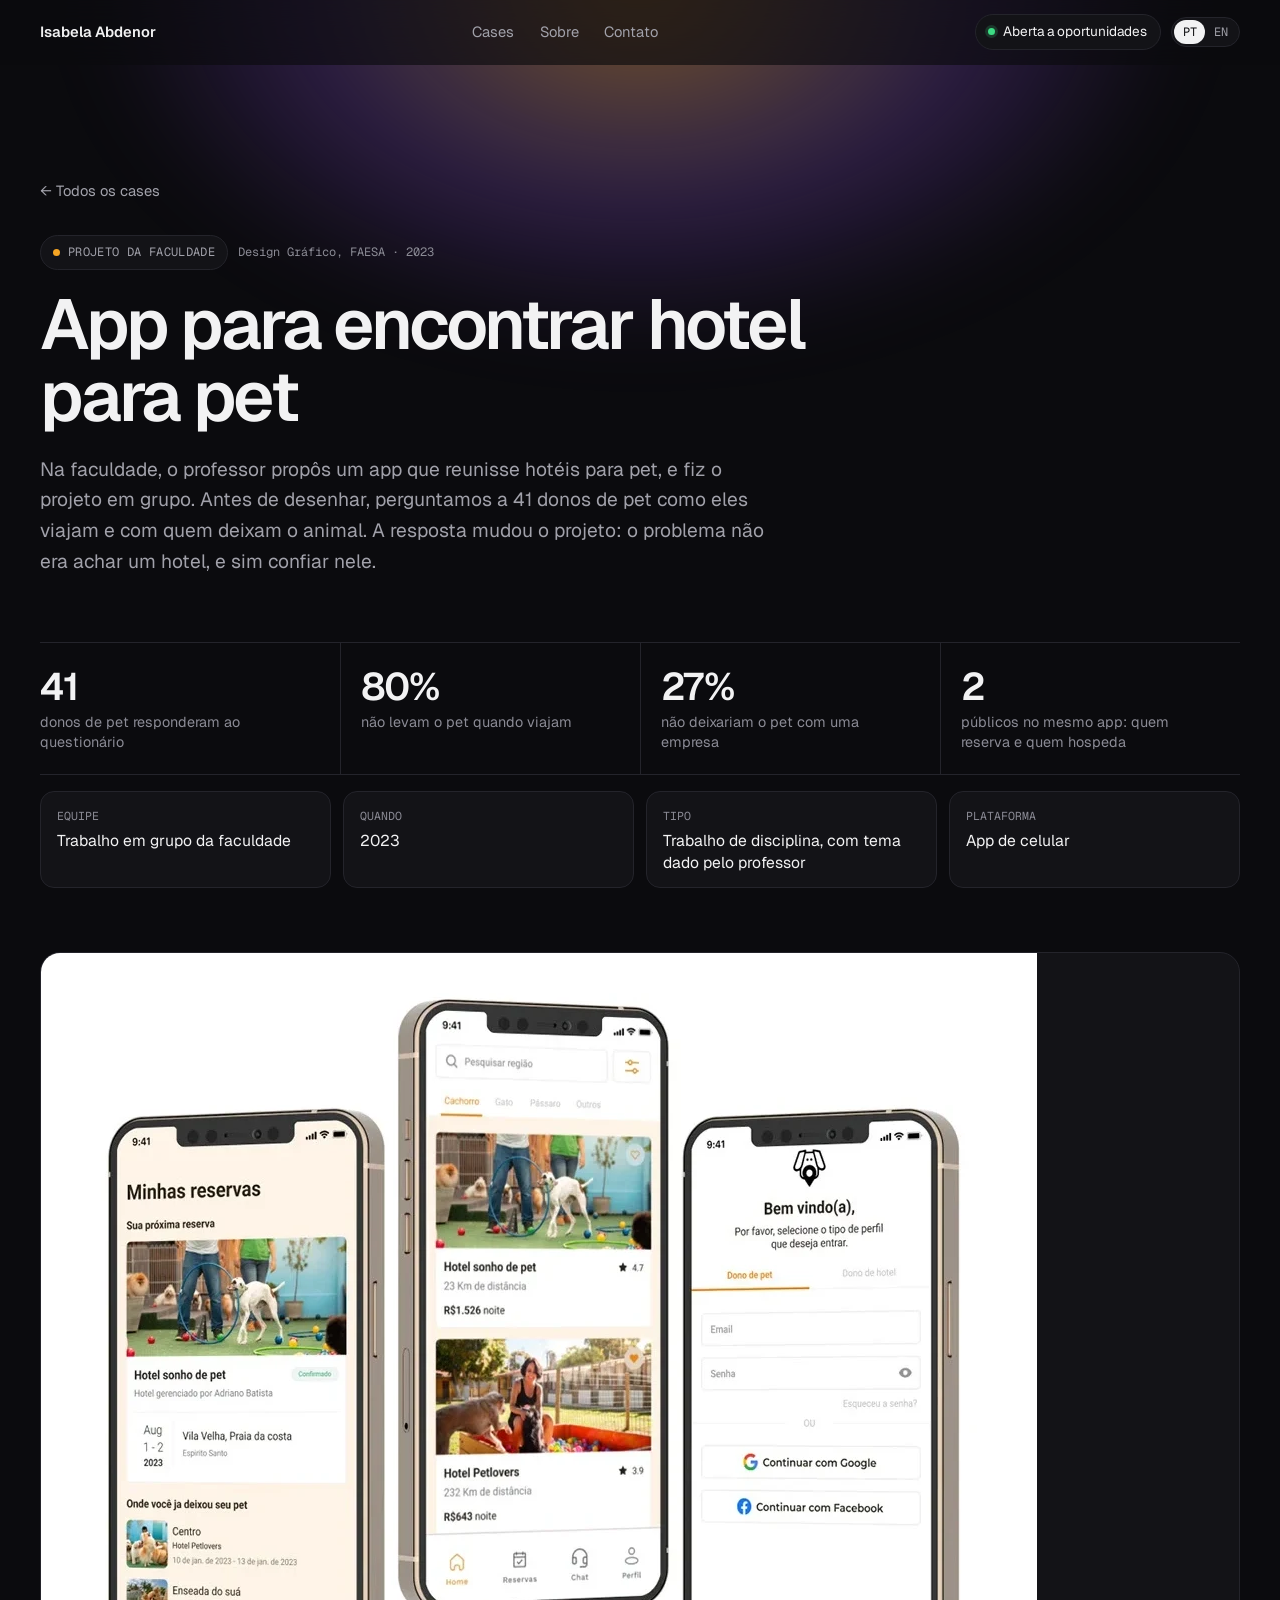
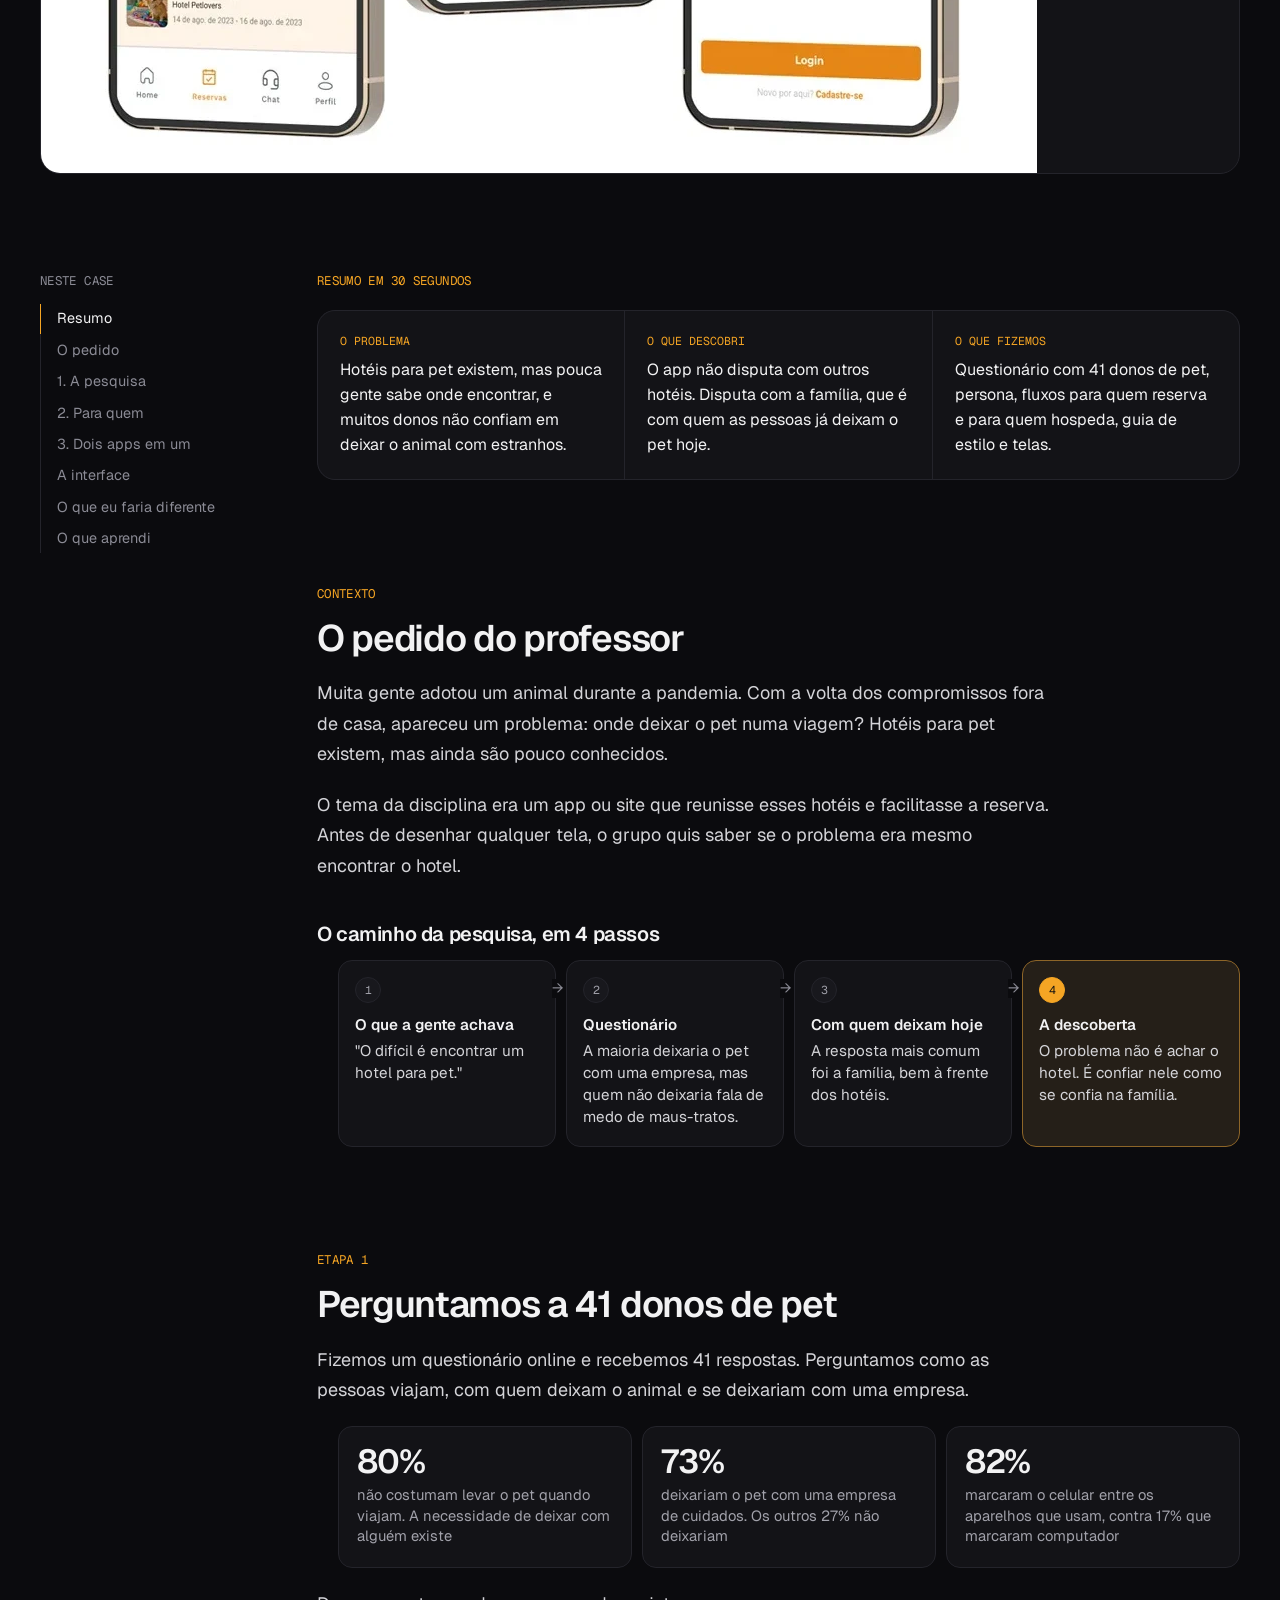
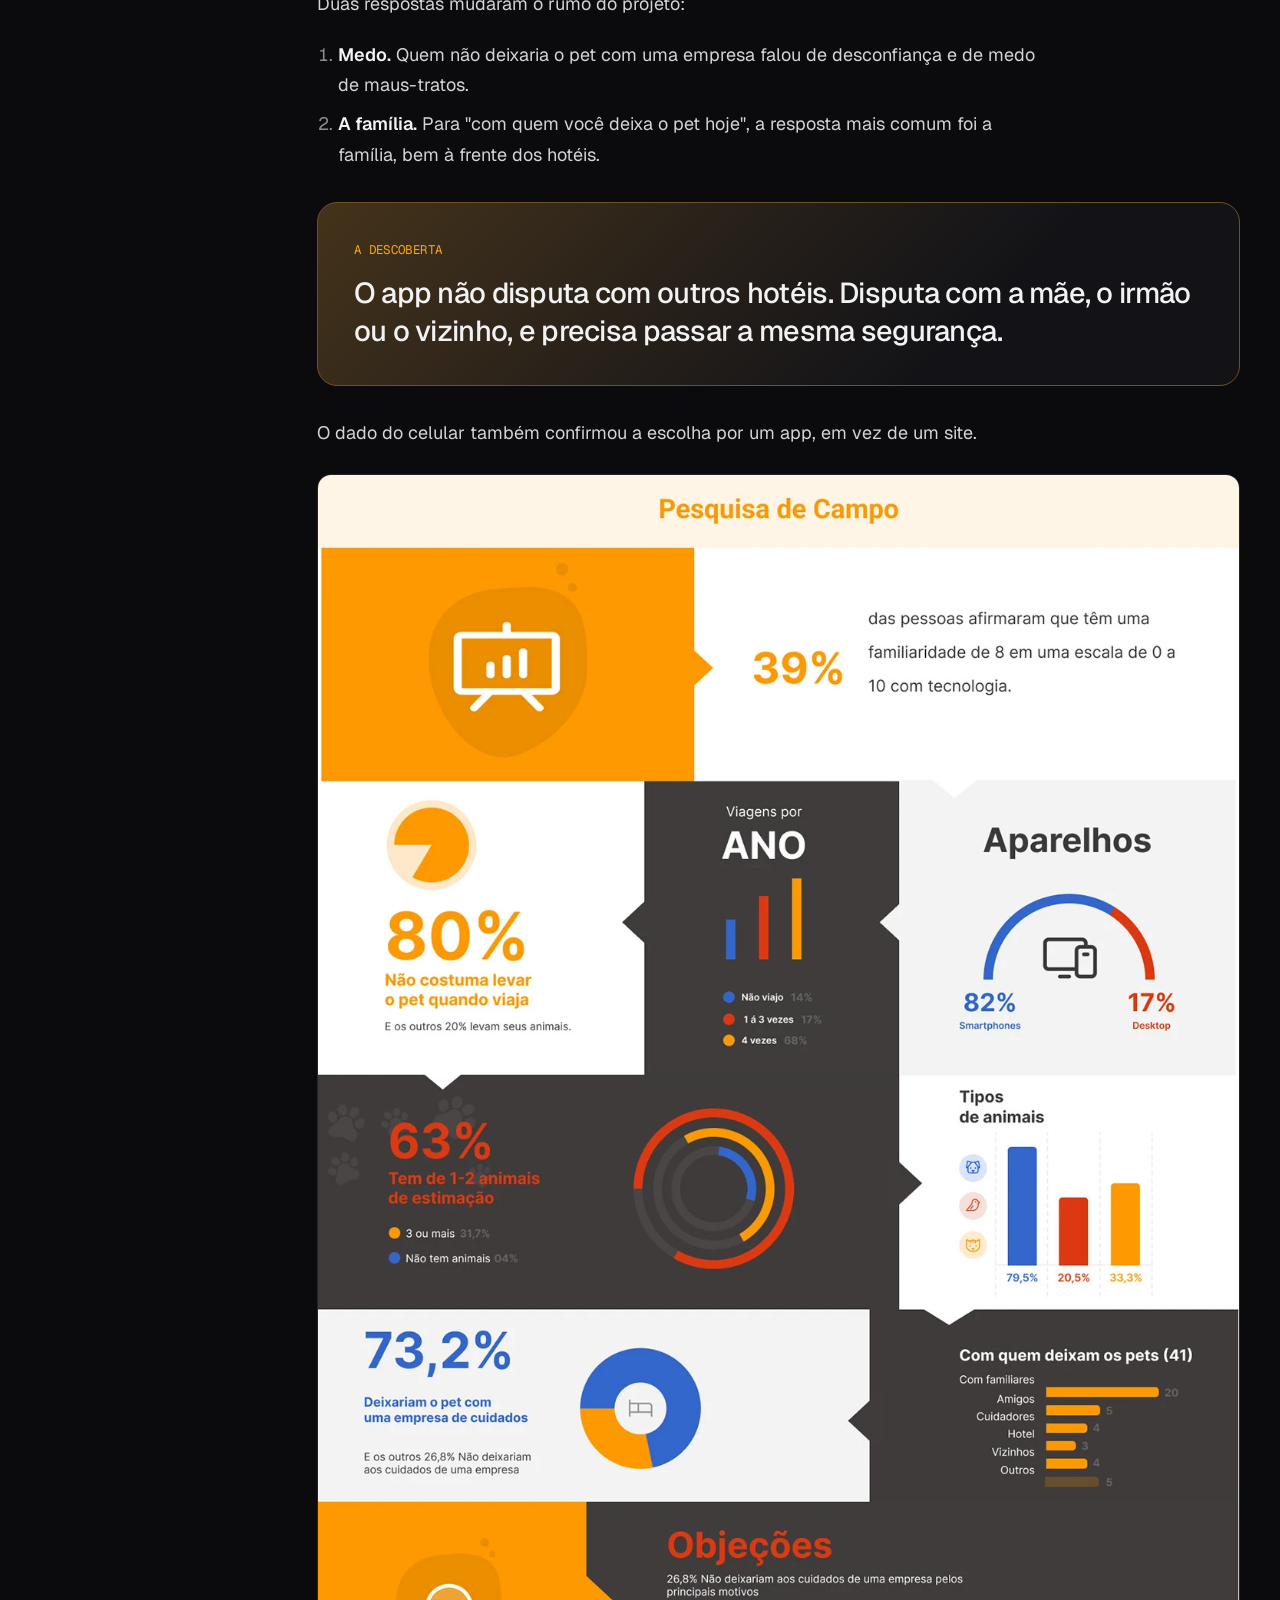
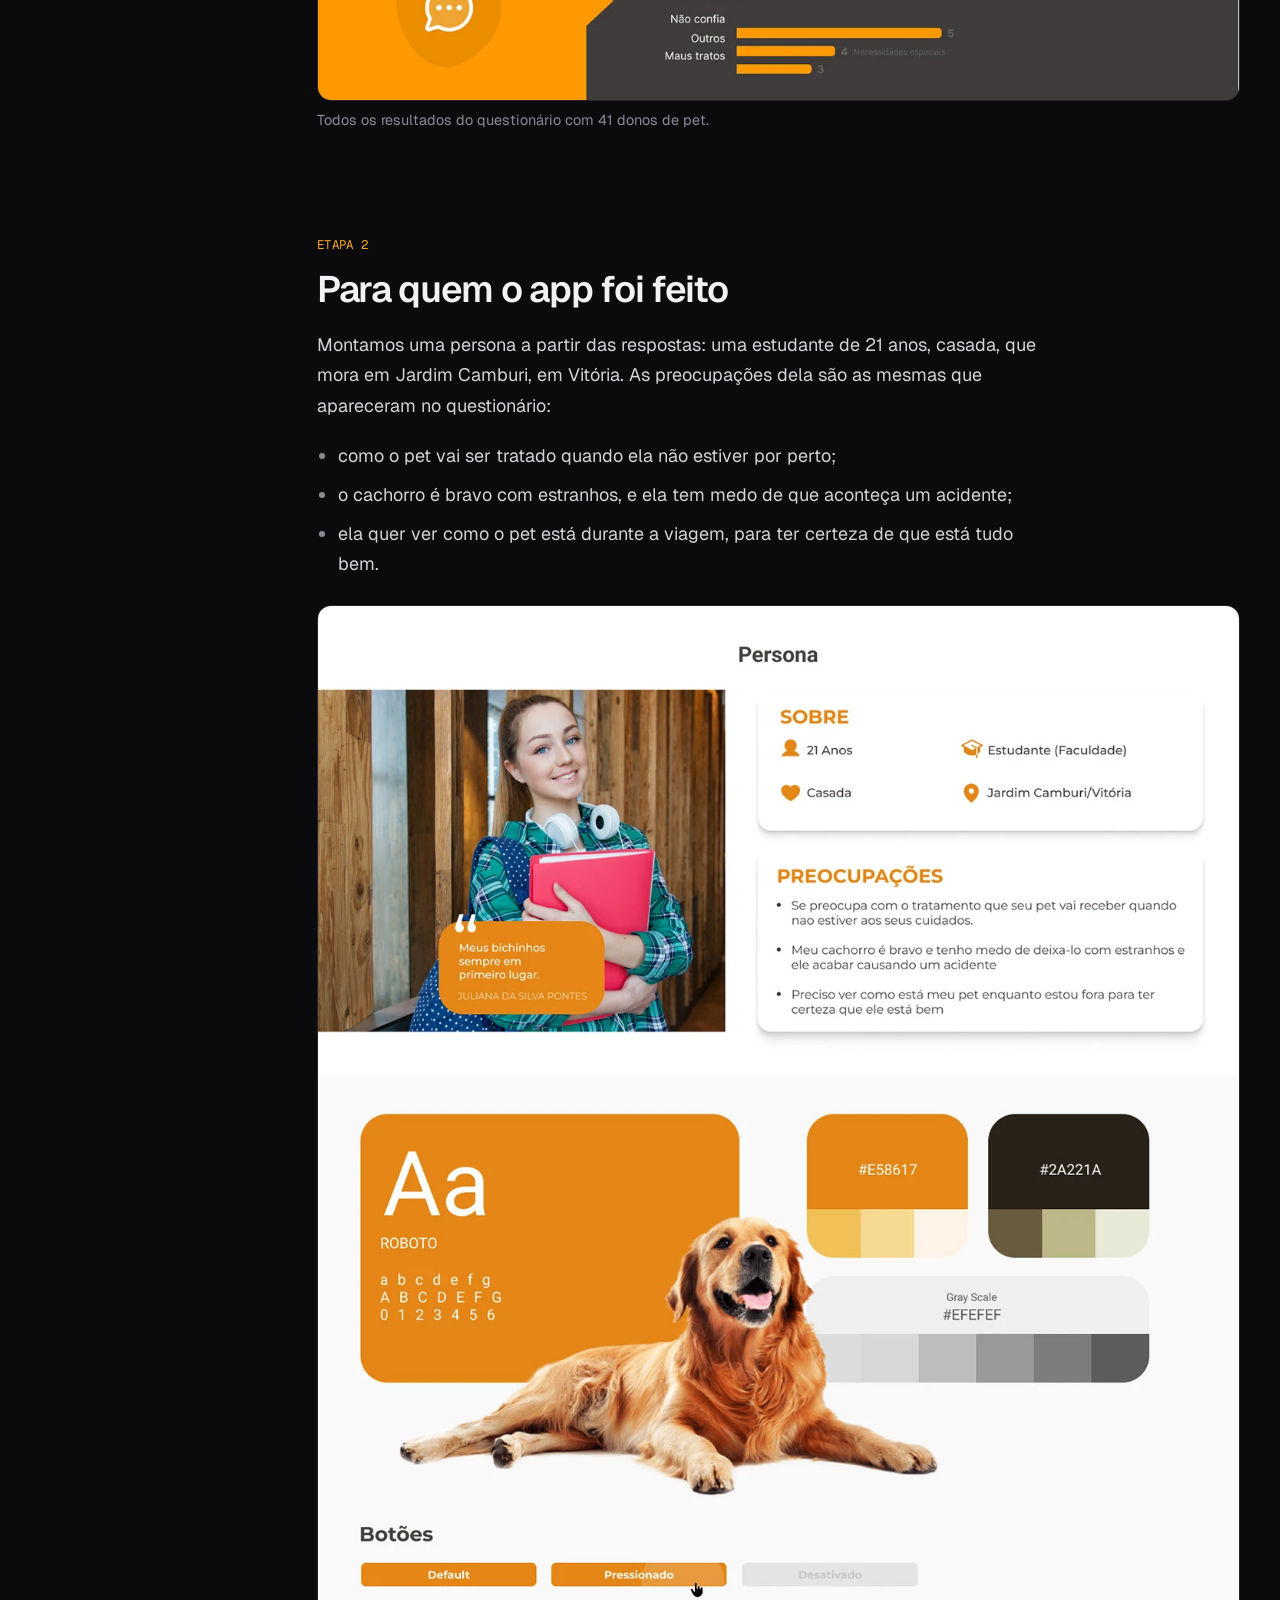
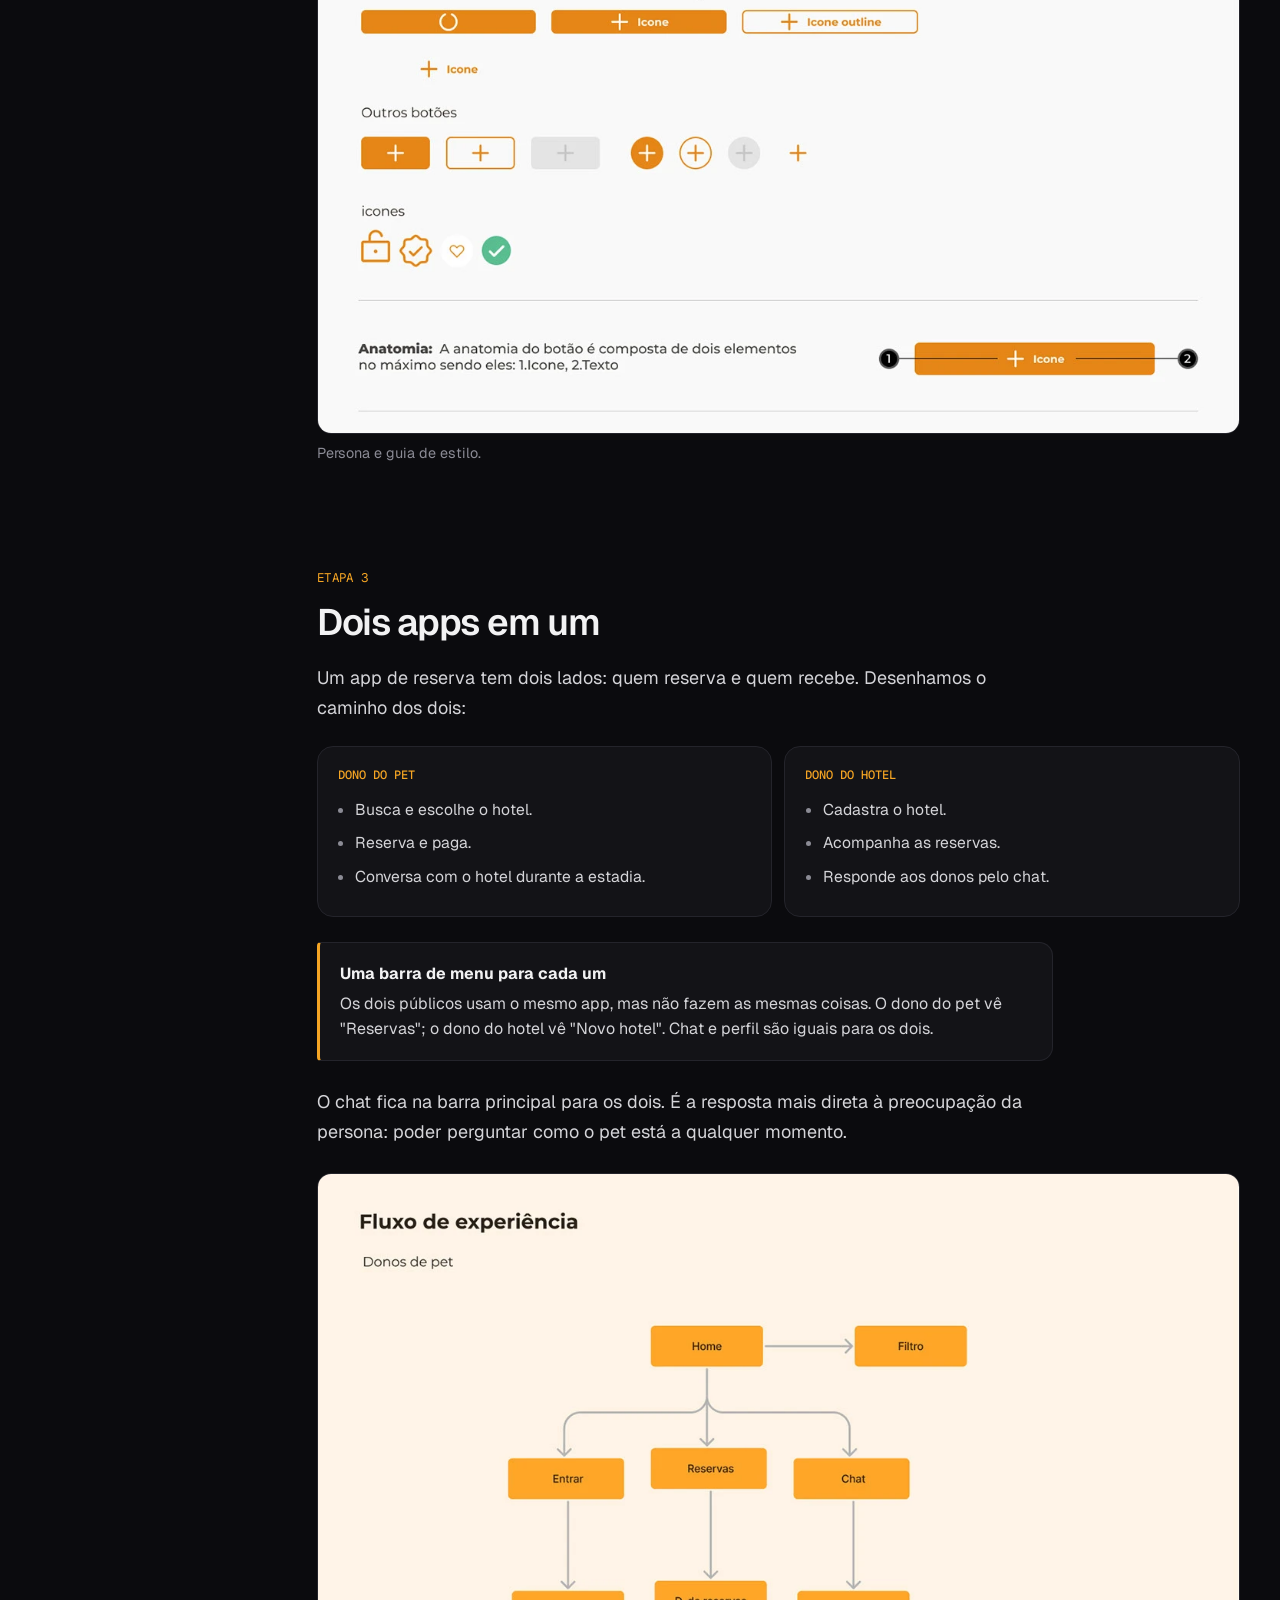
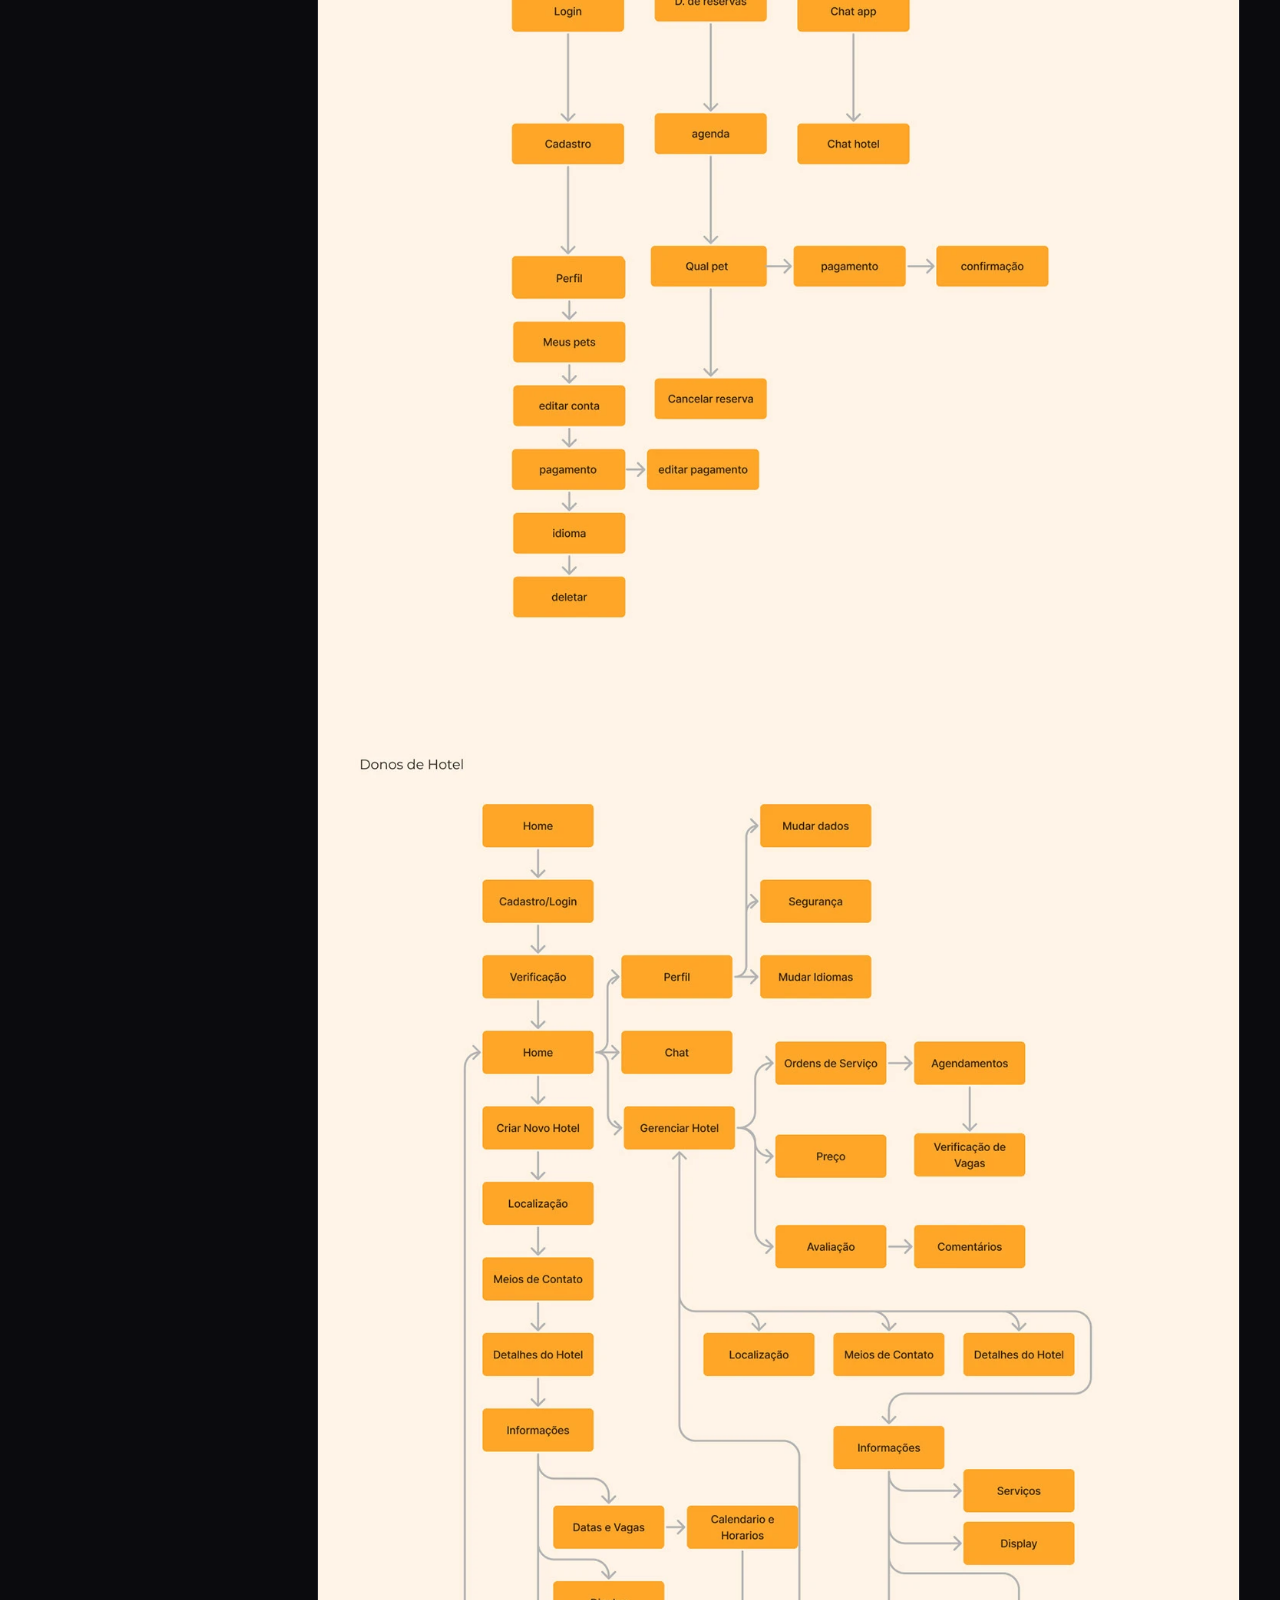
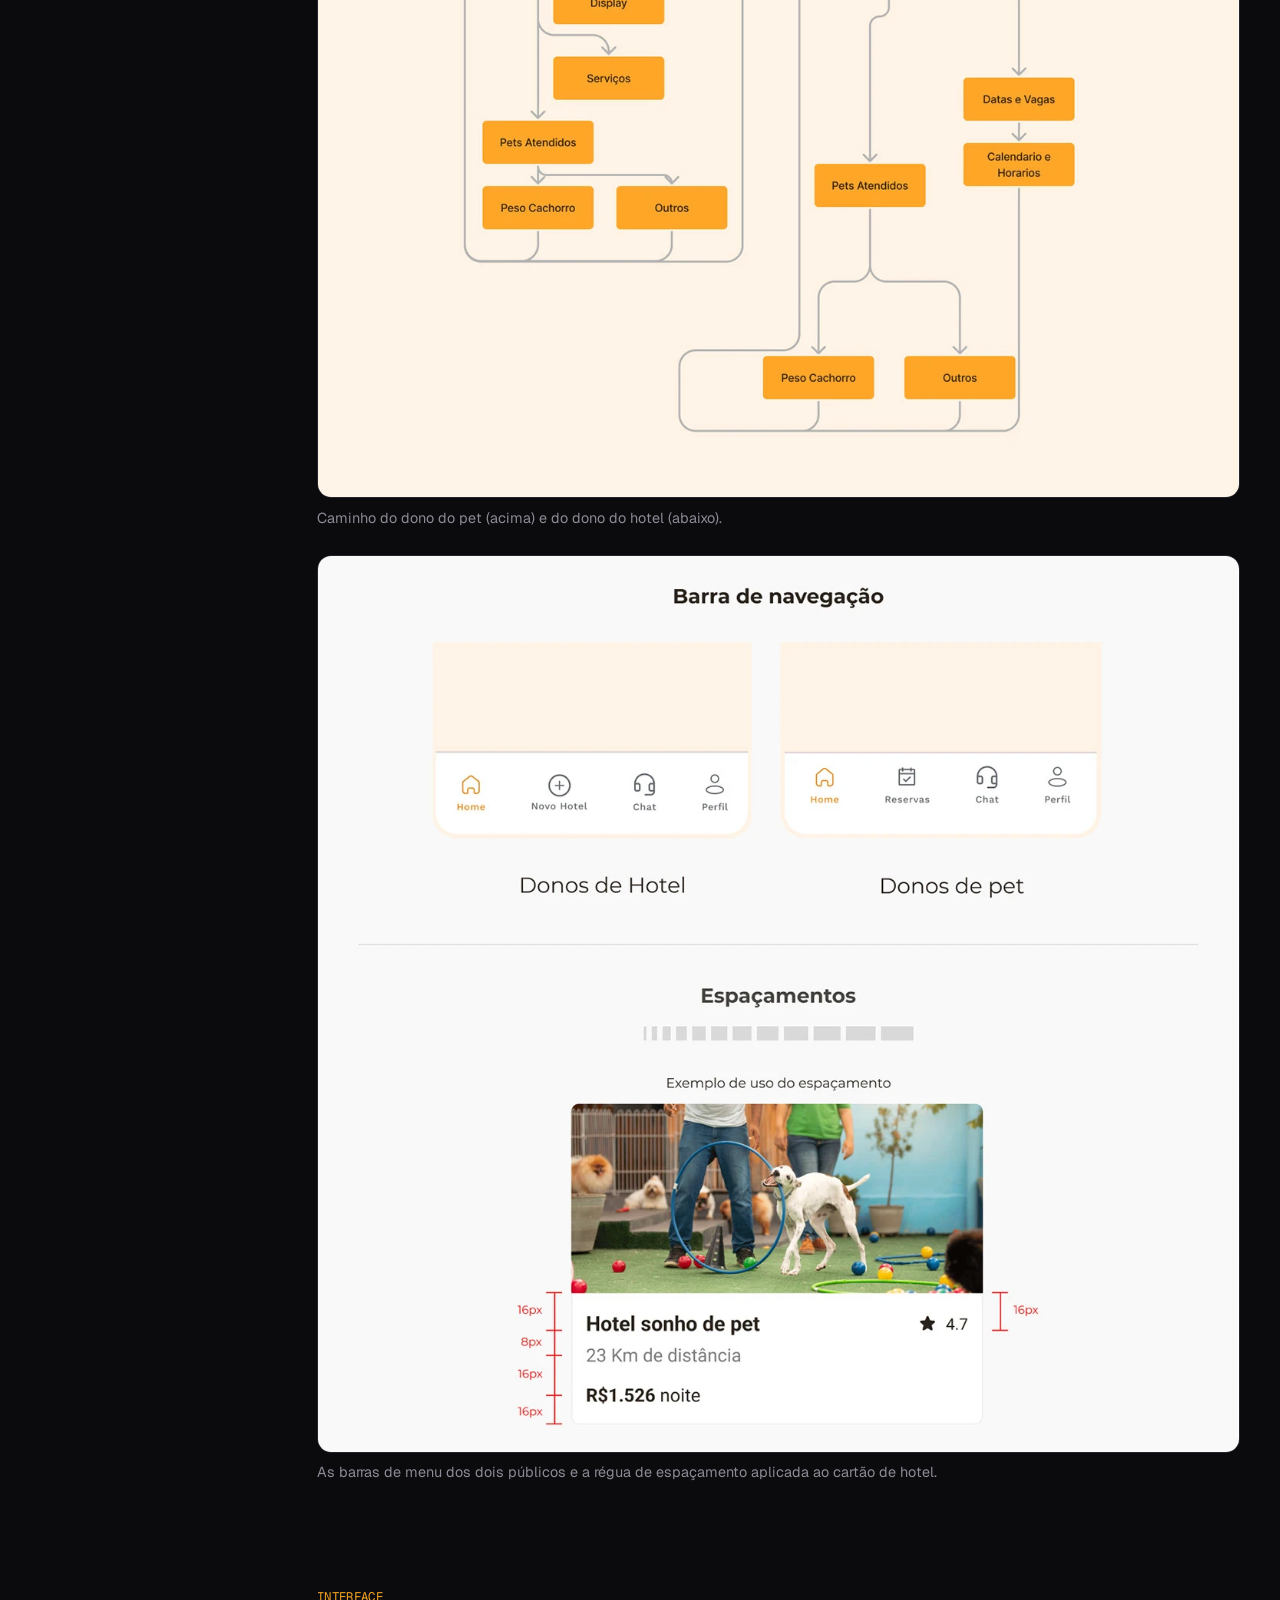
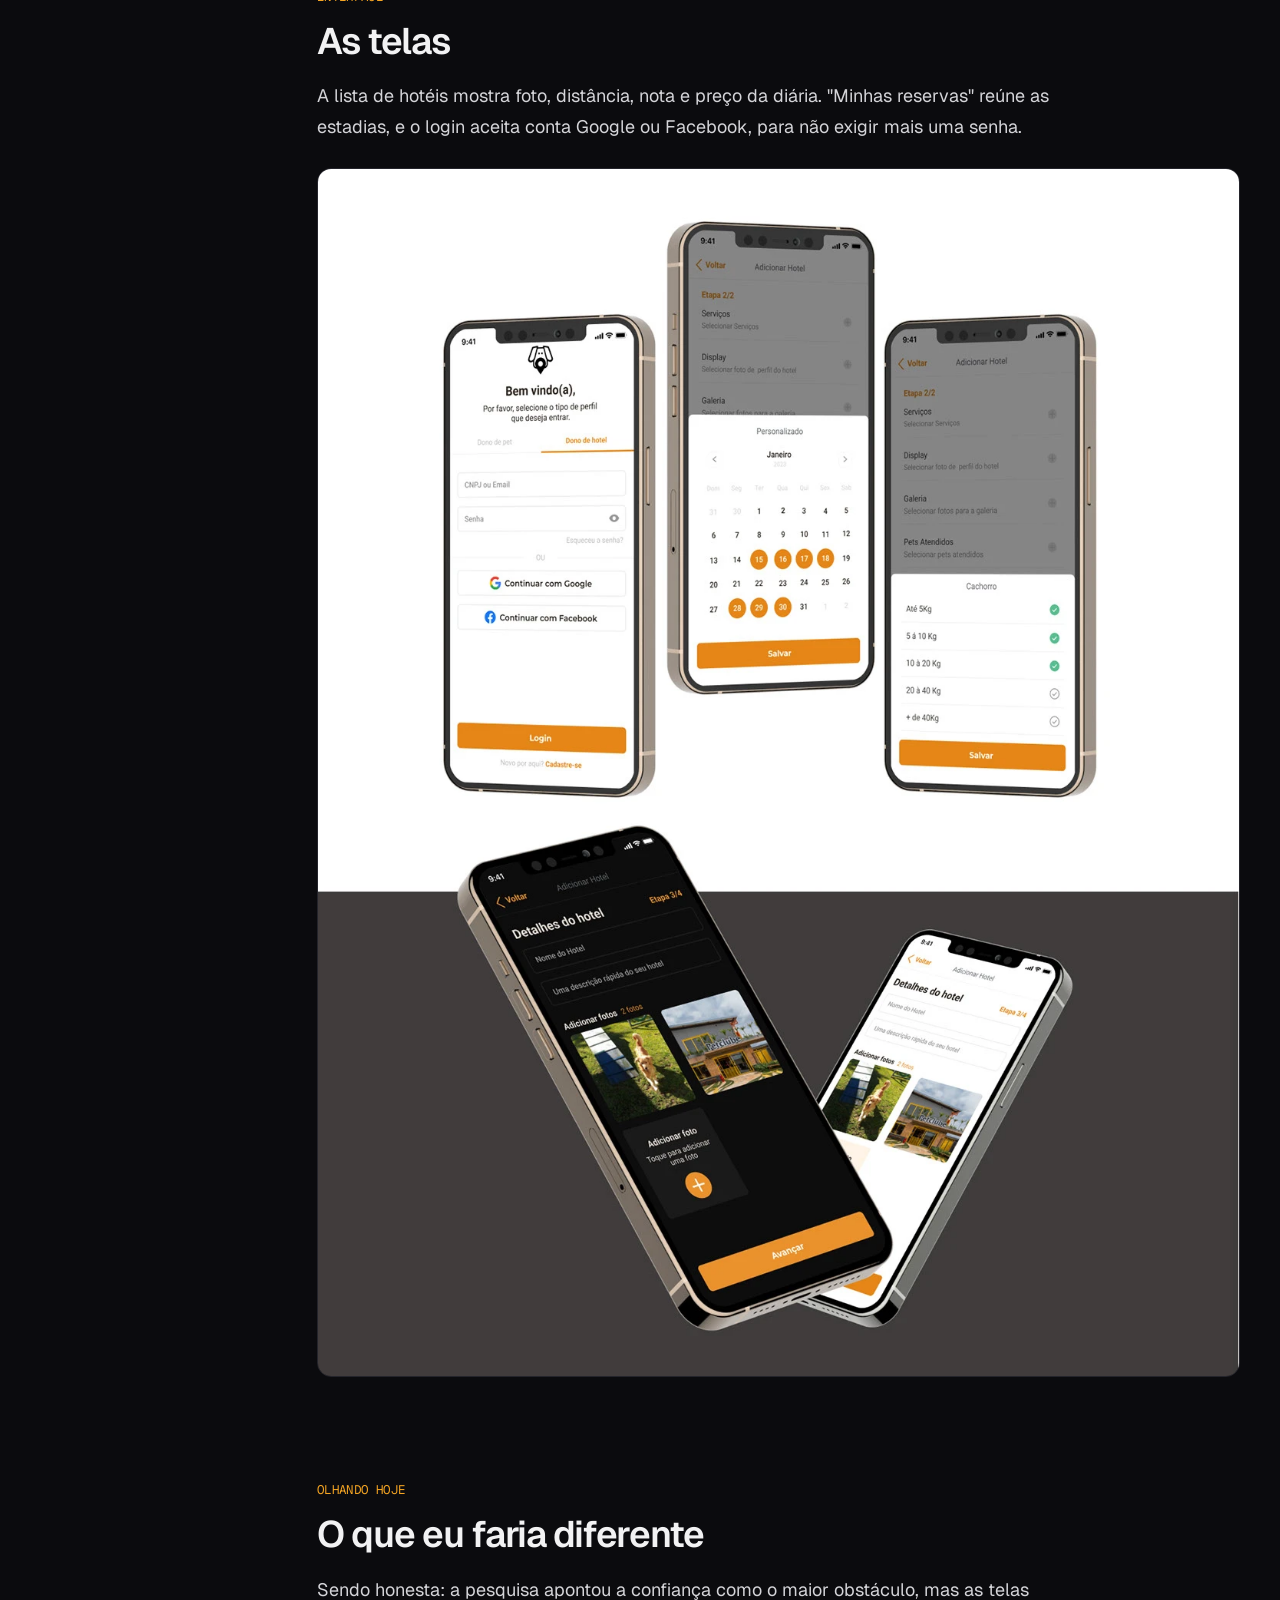
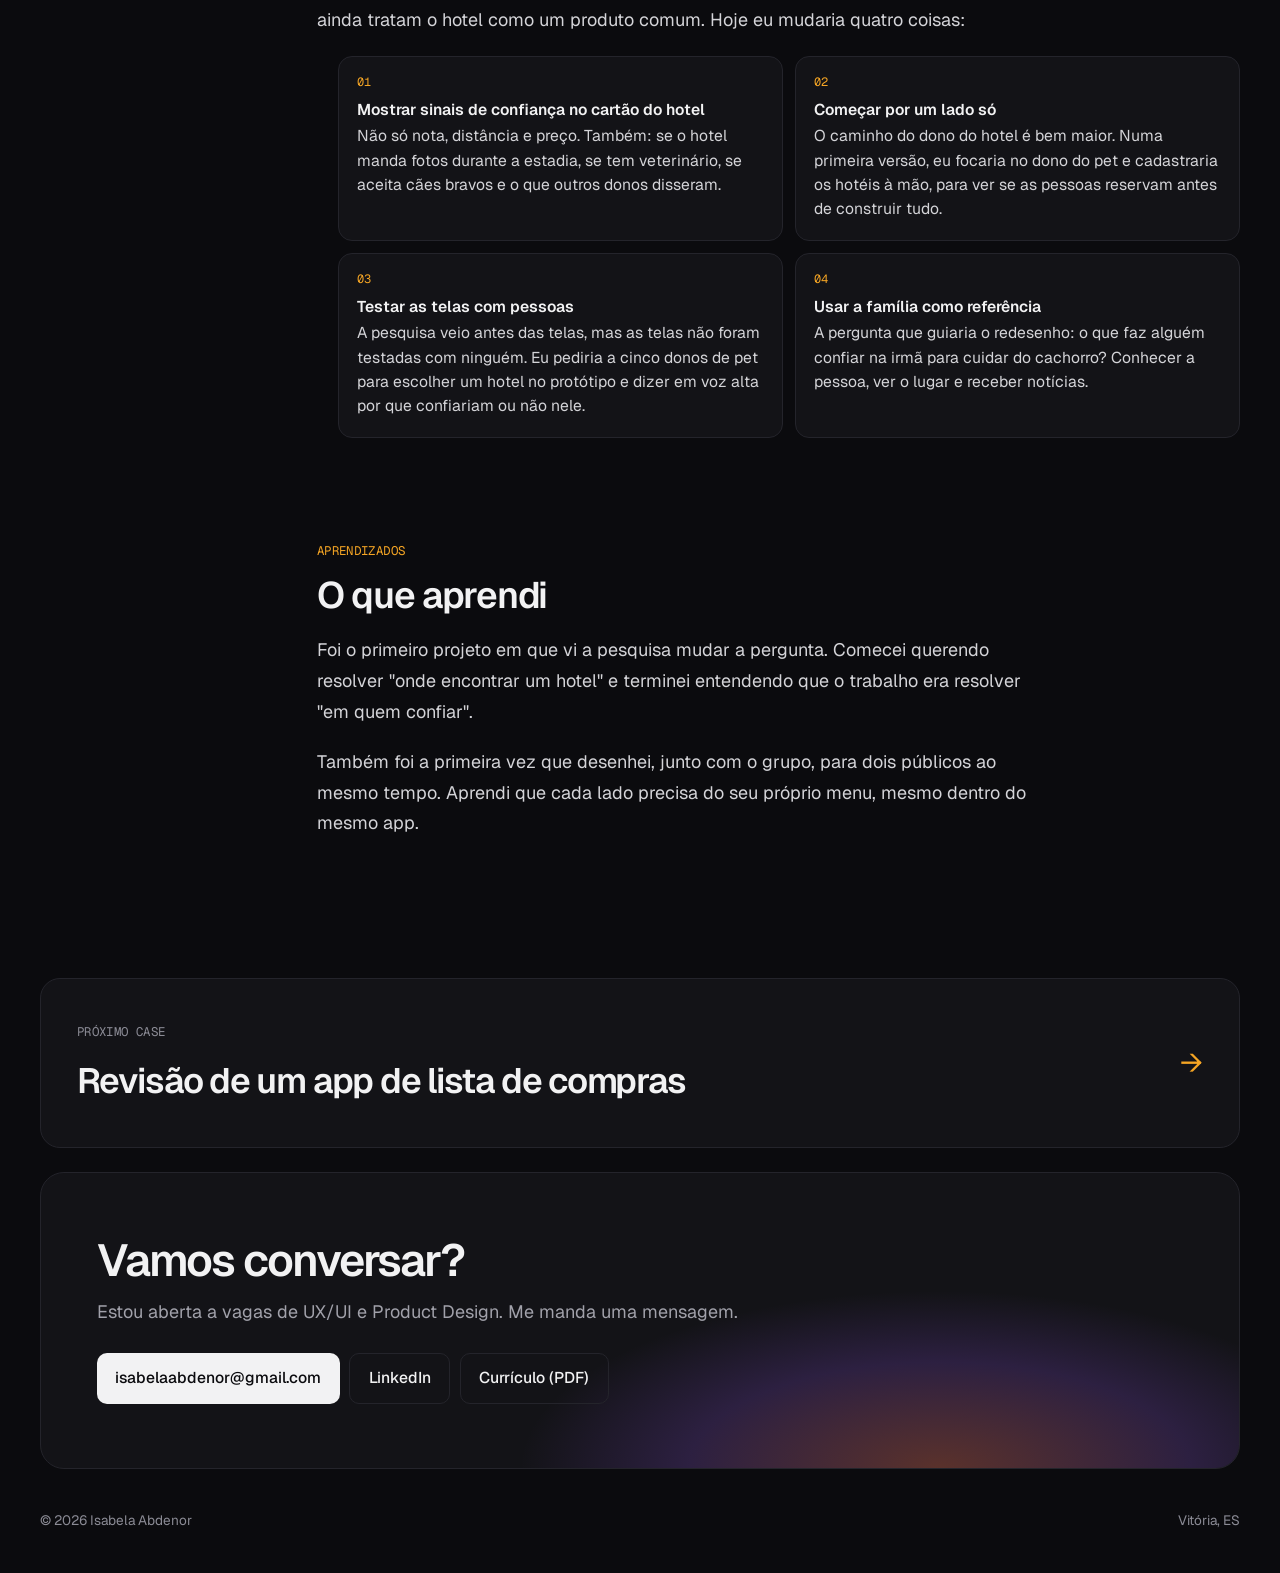
<file: pet.html>
<!doctype html>
<html lang="pt-BR">
<head>
<meta charset="utf-8">
<meta name="viewport" content="width=device-width, initial-scale=1">
<title>Hotel para Pet — Isabela Abdenor</title>
<meta name="description" content="Projeto da faculdade: um app para encontrar hotel para pet, com pesquisa com 41 donos de pet, persona, fluxos para dois públicos e interface.">
<meta property="og:type" content="article">
<meta property="og:title" content="Hotel para Pet: deixar o animal com alguém de confiança — Isabela Abdenor">
<meta property="og:description" content="Pesquisa com 41 donos de pet, persona, fluxos e interface de um app de hotéis para pet.">
<meta property="og:image" content="https://isabelaabdenor-ctrl.github.io/img/pet/card.webp">
<meta property="og:url" content="https://isabelaabdenor-ctrl.github.io/pet.html">
<meta name="twitter:card" content="summary_large_image">
<link rel="alternate" hreflang="pt-BR" href="https://isabelaabdenor-ctrl.github.io/pet.html">
<link rel="alternate" hreflang="en" href="https://isabelaabdenor-ctrl.github.io/en/pet.html">
<link rel="alternate" hreflang="x-default" href="https://isabelaabdenor-ctrl.github.io/pet.html">
<meta name="theme-color" content="#0b0b0e">
<link rel="preconnect" href="https://fonts.googleapis.com">
<link rel="preconnect" href="https://fonts.gstatic.com" crossorigin>
<link href="https://fonts.googleapis.com/css2?family=Geist:wght@300..800&family=Geist+Mono:wght@400;500&display=swap" rel="stylesheet">
<link rel="stylesheet" href="case.css?v=2">
</head>
<body style="--accent: #f5a524">

<header class="bar">
  <div class="wrap">
    <a class="me" href="index.html">Isabela Abdenor</a>
    <nav aria-label="Principal">
      <a href="index.html#cases">Cases</a>
      <a href="index.html#sobre">Sobre</a>
      <a href="#contato">Contato</a>
    </nav>
    <div class="right">
      <span class="pill open">Aberta a oportunidades</span>
      <span class="lang" aria-label="Idioma"><a aria-current="true" href="pet.html" lang="pt-BR">PT</a><a href="en/pet.html" lang="en" hreflang="en">EN</a></span>
    </div>
  </div>
</header>

<main>
  <div class="glow" aria-hidden="true"></div>

  <section class="case-top wrap">
    <a class="back" href="index.html#cases">← Todos os cases</a>
    <div class="tags"><span class="seal facul">Projeto da faculdade</span><span class="yr">Design Gráfico, FAESA · 2023</span></div>
    <h1>App para encontrar hotel para pet</h1>
    <p class="lead">Na faculdade, o professor propôs um app que reunisse hotéis para pet, e fiz o projeto em grupo. Antes de desenhar, perguntamos a 41 donos de pet como eles viajam e com quem deixam o animal. A resposta mudou o projeto: o problema não era achar um hotel, e sim confiar nele.</p>

    <div class="numbers">
      <div><b>41</b><span>donos de pet responderam ao questionário</span></div>
      <div><b>80%</b><span>não levam o pet quando viajam</span></div>
      <div><b>27%</b><span>não deixariam o pet com uma empresa</span></div>
      <div><b>2</b><span>públicos no mesmo app: quem reserva e quem hospeda</span></div>
    </div>

    <dl class="facts">
      <div><dt>Equipe</dt><dd>Trabalho em grupo da faculdade</dd></div>
      <div><dt>Quando</dt><dd>2023</dd></div>
      <div><dt>Tipo</dt><dd>Trabalho de disciplina, com tema dado pelo professor</dd></div>
      <div><dt>Plataforma</dt><dd>App de celular</dd></div>
    </dl>

    <figure class="cover">
      <img src="img/pet/card.webp" alt="Três telas do app: minhas reservas, lista de hotéis com fotos, nota e preço, e tela de login" width="996" height="820">
    </figure>
  </section>

  <div class="layout wrap">
    <nav class="toc" aria-label="Partes do case">
      <p class="mono">Neste case</p>
      <ol>
        <li><a href="#resumo">Resumo</a></li>
        <li><a href="#contexto">O pedido</a></li>
        <li><a href="#pesquisa">1. A pesquisa</a></li>
        <li><a href="#persona">2. Para quem</a></li>
        <li><a href="#fluxos">3. Dois apps em um</a></li>
        <li><a href="#interface">A interface</a></li>
        <li><a href="#diferente">O que eu faria diferente</a></li>
        <li><a href="#aprendi">O que aprendi</a></li>
      </ol>
    </nav>

    <article class="doc">

      <section id="resumo">
        <p class="mono num">Resumo em 30 segundos</p>
        <dl class="summary wide">
          <div><dt>O problema</dt><dd>Hotéis para pet existem, mas pouca gente sabe onde encontrar, e muitos donos não confiam em deixar o animal com estranhos.</dd></div>
          <div><dt>O que descobri</dt><dd>O app não disputa com outros hotéis. Disputa com a família, que é com quem as pessoas já deixam o pet hoje.</dd></div>
          <div><dt>O que fizemos</dt><dd>Questionário com 41 donos de pet, persona, fluxos para quem reserva e para quem hospeda, guia de estilo e telas.</dd></div>
        </dl>
      </section>

      <section id="contexto">
        <p class="mono num">Contexto</p>
        <h2>O pedido do professor</h2>
        <p>Muita gente adotou um animal durante a pandemia. Com a volta dos compromissos fora de casa, apareceu um problema: onde deixar o pet numa viagem? Hotéis para pet existem, mas ainda são pouco conhecidos.</p>
        <p>O tema da disciplina era um app ou site que reunisse esses hotéis e facilitasse a reserva. Antes de desenhar qualquer tela, o grupo quis saber se o problema era mesmo encontrar o hotel.</p>

        <h3>O caminho da pesquisa, em 4 passos</h3>
        <ol class="flow wide">
          <li><b>O que a gente achava</b>"O difícil é encontrar um hotel para pet."</li>
          <li><b>Questionário</b>A maioria deixaria o pet com uma empresa, mas quem não deixaria fala de medo de maus-tratos.</li>
          <li><b>Com quem deixam hoje</b>A resposta mais comum foi a família, bem à frente dos hotéis.</li>
          <li class="key"><b>A descoberta</b>O problema não é achar o hotel. É confiar nele como se confia na família.</li>
        </ol>
      </section>

      <section id="pesquisa">
        <p class="mono num">Etapa 1</p>
        <h2>Perguntamos a 41 donos de pet</h2>
        <p>Fizemos um questionário online e recebemos 41 respostas. Perguntamos como as pessoas viajam, com quem deixam o animal e se deixariam com uma empresa.</p>
        <ul class="funnel plain wide">
          <li><b>80%</b><span>não costumam levar o pet quando viajam. A necessidade de deixar com alguém existe</span></li>
          <li><b>73%</b><span>deixariam o pet com uma empresa de cuidados. Os outros 27% não deixariam</span></li>
          <li><b>82%</b><span>marcaram o celular entre os aparelhos que usam, contra 17% que marcaram computador</span></li>
        </ul>
        <p>Duas respostas mudaram o rumo do projeto:</p>
        <ol>
          <li><strong>Medo.</strong> Quem não deixaria o pet com uma empresa falou de desconfiança e de medo de maus-tratos.</li>
          <li><strong>A família.</strong> Para "com quem você deixa o pet hoje", a resposta mais comum foi a família, bem à frente dos hotéis.</li>
        </ol>
        <div class="insight wide">
          <p class="mono">A descoberta</p>
          <p>O app não disputa com outros hotéis. Disputa com a mãe, o irmão ou o vizinho, e precisa passar a mesma segurança.</p>
        </div>
        <p>O dado do celular também confirmou a escolha por um app, em vez de um site.</p>

        <figure class="figure wide">
          <img src="img/pet/pesquisa.webp" alt="Infográfico com os resultados do questionário: uso de tecnologia, viagens por ano, aparelhos, quantidade e tipos de animais, com quem deixam os pets e objeções" loading="lazy" width="1200" height="1595">
          <figcaption>Todos os resultados do questionário com 41 donos de pet.</figcaption>
        </figure>
      </section>

      <section id="persona">
        <p class="mono num">Etapa 2</p>
        <h2>Para quem o app foi feito</h2>
        <p>Montamos uma persona a partir das respostas: uma estudante de 21 anos, casada, que mora em Jardim Camburi, em Vitória. As preocupações dela são as mesmas que apareceram no questionário:</p>
        <ul>
          <li>como o pet vai ser tratado quando ela não estiver por perto;</li>
          <li>o cachorro é bravo com estranhos, e ela tem medo de que aconteça um acidente;</li>
          <li>ela quer ver como o pet está durante a viagem, para ter certeza de que está tudo bem.</li>
        </ul>
        <figure class="figure wide">
          <img src="img/pet/persona.webp" alt="Persona com foto, dados e preocupações, seguida do guia de estilo com tipografia Roboto, paleta laranja e marrom, botões e ícones" loading="lazy" width="1200" height="1858">
          <figcaption>Persona e guia de estilo.</figcaption>
        </figure>
      </section>

      <section id="fluxos">
        <p class="mono num">Etapa 3</p>
        <h2>Dois apps em um</h2>
        <p>Um app de reserva tem dois lados: quem reserva e quem recebe. Desenhamos o caminho dos dois:</p>
        <div class="cols wide">
          <div>
            <h4>Dono do pet</h4>
            <ul><li>Busca e escolhe o hotel.</li><li>Reserva e paga.</li><li>Conversa com o hotel durante a estadia.</li></ul>
          </div>
          <div>
            <h4>Dono do hotel</h4>
            <ul><li>Cadastra o hotel.</li><li>Acompanha as reservas.</li><li>Responde aos donos pelo chat.</li></ul>
          </div>
        </div>
        <div class="callout"><b>Uma barra de menu para cada um</b>Os dois públicos usam o mesmo app, mas não fazem as mesmas coisas. O dono do pet vê "Reservas"; o dono do hotel vê "Novo hotel". Chat e perfil são iguais para os dois.</div>
        <p>O chat fica na barra principal para os dois. É a resposta mais direta à preocupação da persona: poder perguntar como o pet está a qualquer momento.</p>

        <figure class="figure wide">
          <img src="img/pet/fluxos.webp" alt="Fluxogramas do dono de pet e do dono de hotel" loading="lazy" width="1200" height="3286">
          <figcaption>Caminho do dono do pet (acima) e do dono do hotel (abaixo).</figcaption>
        </figure>
        <figure class="figure wide">
          <img src="img/pet/navegacao.webp" alt="Barras de menu do dono de hotel e do dono de pet, e exemplo de espaçamento no cartão de hotel" loading="lazy" width="1200" height="1167">
          <figcaption>As barras de menu dos dois públicos e a régua de espaçamento aplicada ao cartão de hotel.</figcaption>
        </figure>
      </section>

      <section id="interface">
        <p class="mono num">Interface</p>
        <h2>As telas</h2>
        <p>A lista de hotéis mostra foto, distância, nota e preço da diária. "Minhas reservas" reúne as estadias, e o login aceita conta Google ou Facebook, para não exigir mais uma senha.</p>
        <figure class="figure wide">
          <img src="img/pet/telas.webp" alt="Telas do app em alta fidelidade" loading="lazy" width="1200" height="1572">
        </figure>
      </section>

      <section id="diferente">
        <p class="mono num">Olhando hoje</p>
        <h2>O que eu faria diferente</h2>
        <p>Sendo honesta: a pesquisa apontou a confiança como o maior obstáculo, mas as telas ainda tratam o hotel como um produto comum. Hoje eu mudaria quatro coisas:</p>
        <ol class="decisions wide">
          <li><b>Mostrar sinais de confiança no cartão do hotel</b>Não só nota, distância e preço. Também: se o hotel manda fotos durante a estadia, se tem veterinário, se aceita cães bravos e o que outros donos disseram.</li>
          <li><b>Começar por um lado só</b>O caminho do dono do hotel é bem maior. Numa primeira versão, eu focaria no dono do pet e cadastraria os hotéis à mão, para ver se as pessoas reservam antes de construir tudo.</li>
          <li><b>Testar as telas com pessoas</b>A pesquisa veio antes das telas, mas as telas não foram testadas com ninguém. Eu pediria a cinco donos de pet para escolher um hotel no protótipo e dizer em voz alta por que confiariam ou não nele.</li>
          <li><b>Usar a família como referência</b>A pergunta que guiaria o redesenho: o que faz alguém confiar na irmã para cuidar do cachorro? Conhecer a pessoa, ver o lugar e receber notícias.</li>
        </ol>
      </section>

      <section id="aprendi">
        <p class="mono num">Aprendizados</p>
        <h2>O que aprendi</h2>
        <p>Foi o primeiro projeto em que vi a pesquisa mudar a pergunta. Comecei querendo resolver "onde encontrar um hotel" e terminei entendendo que o trabalho era resolver "em quem confiar".</p>
        <p>Também foi a primeira vez que desenhei, junto com o grupo, para dois públicos ao mesmo tempo. Aprendi que cada lado precisa do seu próprio menu, mesmo dentro do mesmo app.</p>
      </section>

    </article>
  </div>

  <div class="wrap">
    <a class="next" href="zei.html">
      <span><span class="mono">Próximo case</span><b>Revisão de um app de lista de compras</b></span>
      <span class="arrow" aria-hidden="true">→</span>
    </a>

    <section class="contact" id="contato">
      <h2>Vamos conversar?</h2>
      <p>Estou aberta a vagas de UX/UI e Product Design. Me manda uma mensagem.</p>
      <div class="links">
        <a class="btn" href="mailto:isabelaabdenor@gmail.com">isabelaabdenor@gmail.com</a>
        <a class="btn ghost" href="https://www.linkedin.com/in/isabelaabdenor/">LinkedIn</a>
        <a class="btn ghost" href="curriculo-isabela-abdenor.pdf">Currículo (PDF)</a>
      </div>
    </section>
    <footer class="foot"><span>© 2026 Isabela Abdenor</span><span>Vitória, ES</span></footer>
  </div>
</main>

<script src="case.js?v=2"></script>
</body>
</html>
</file>
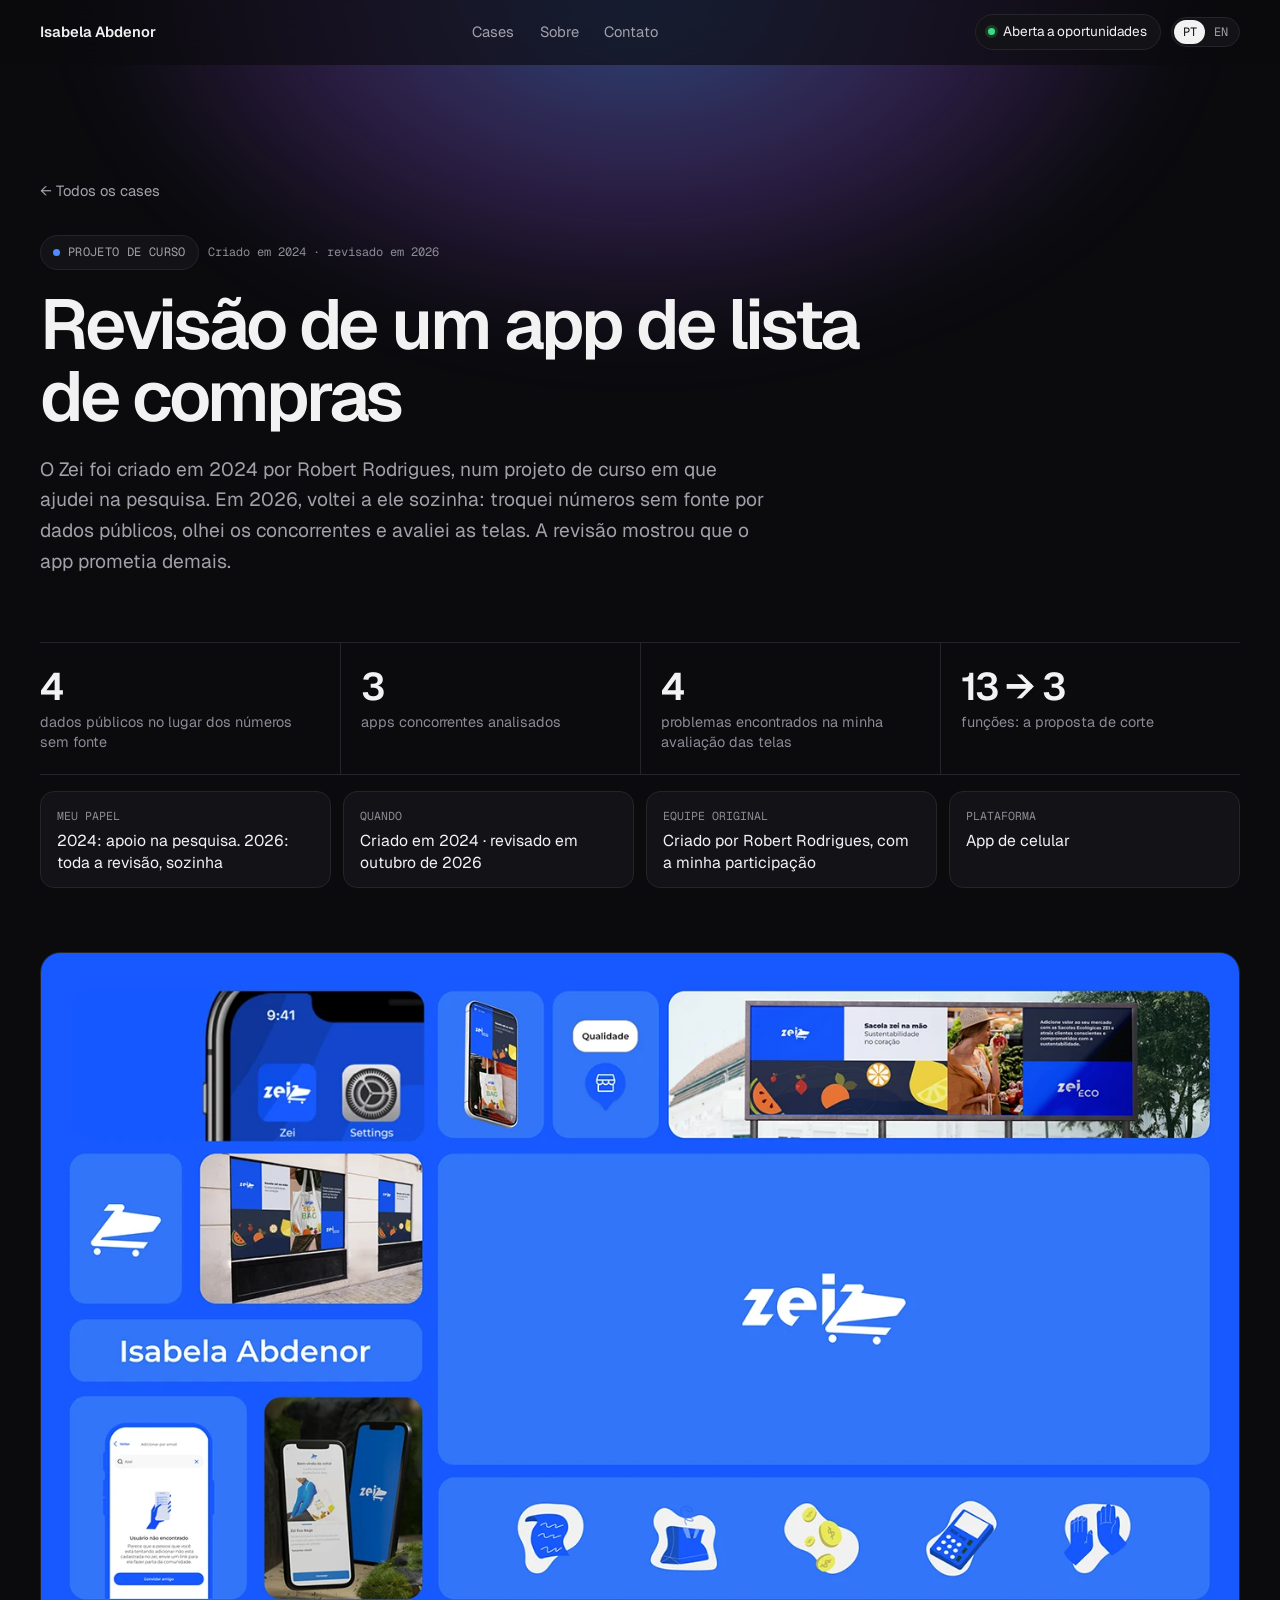
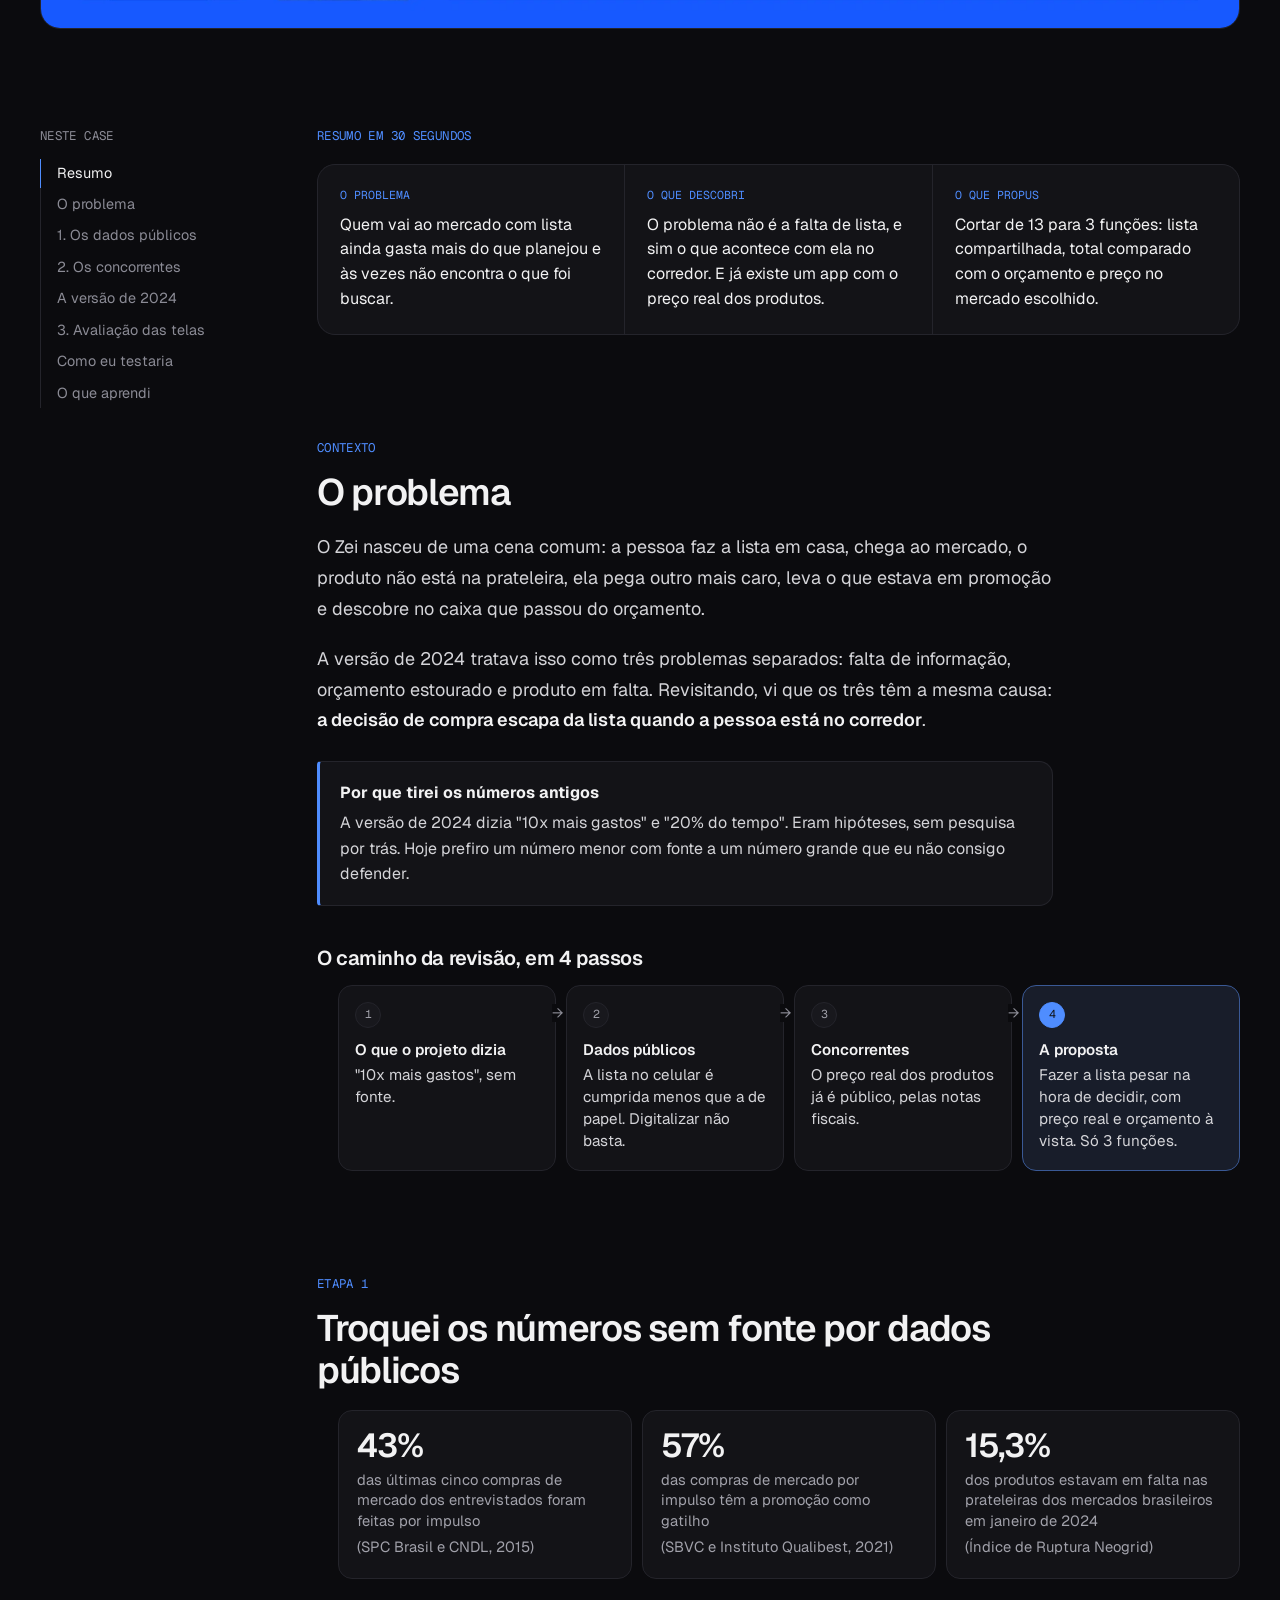
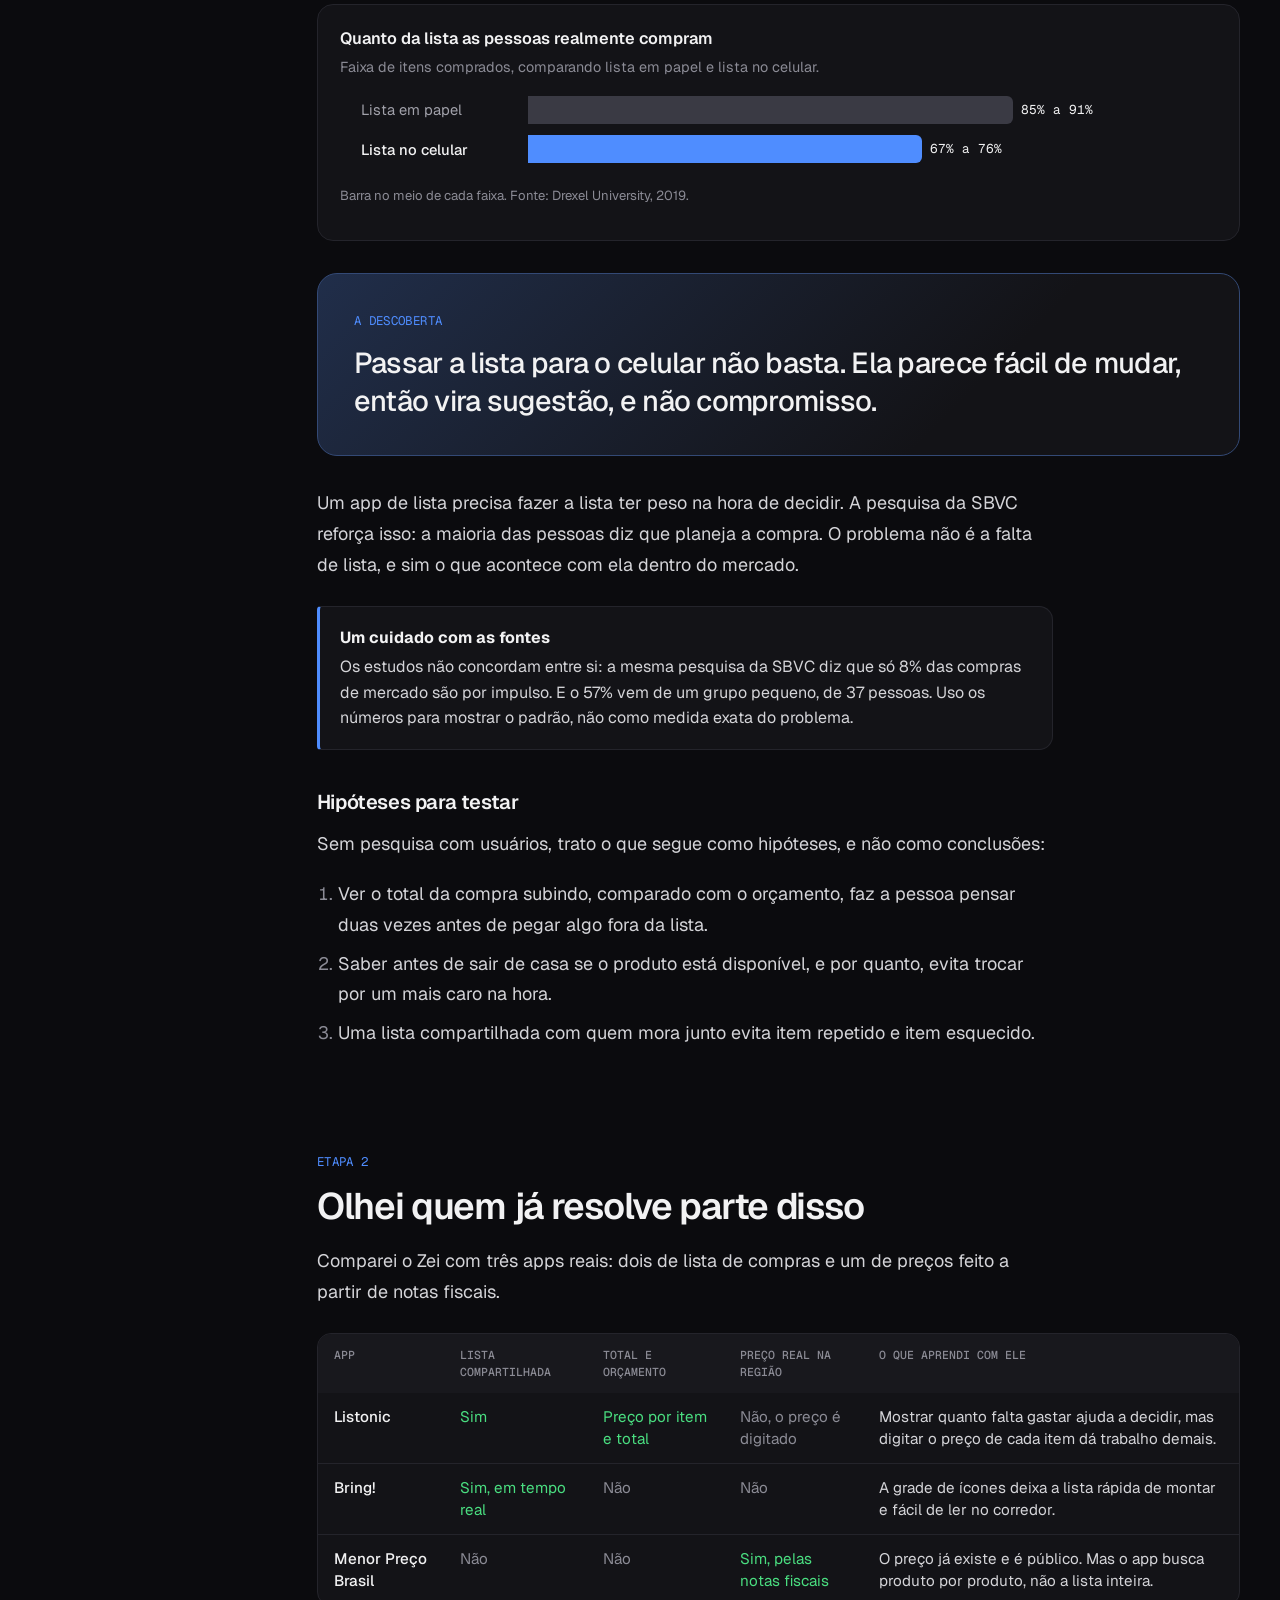
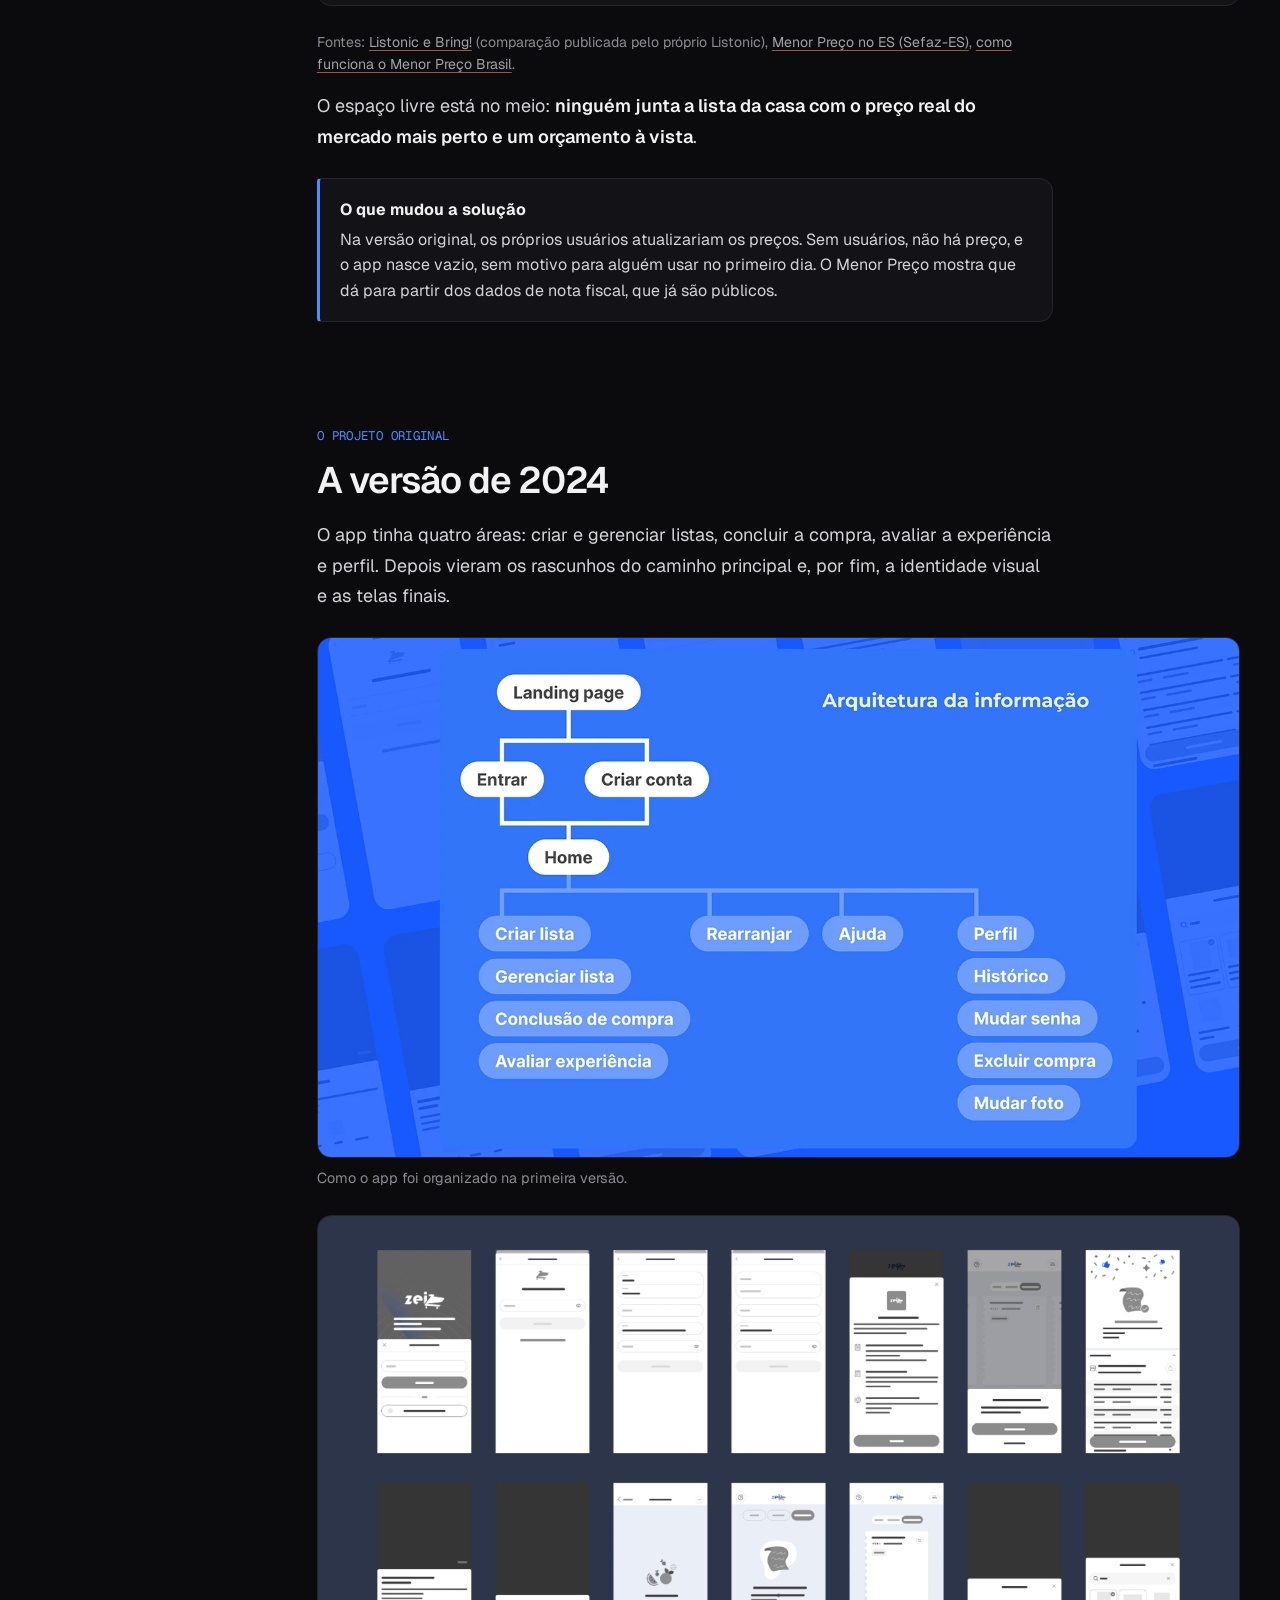
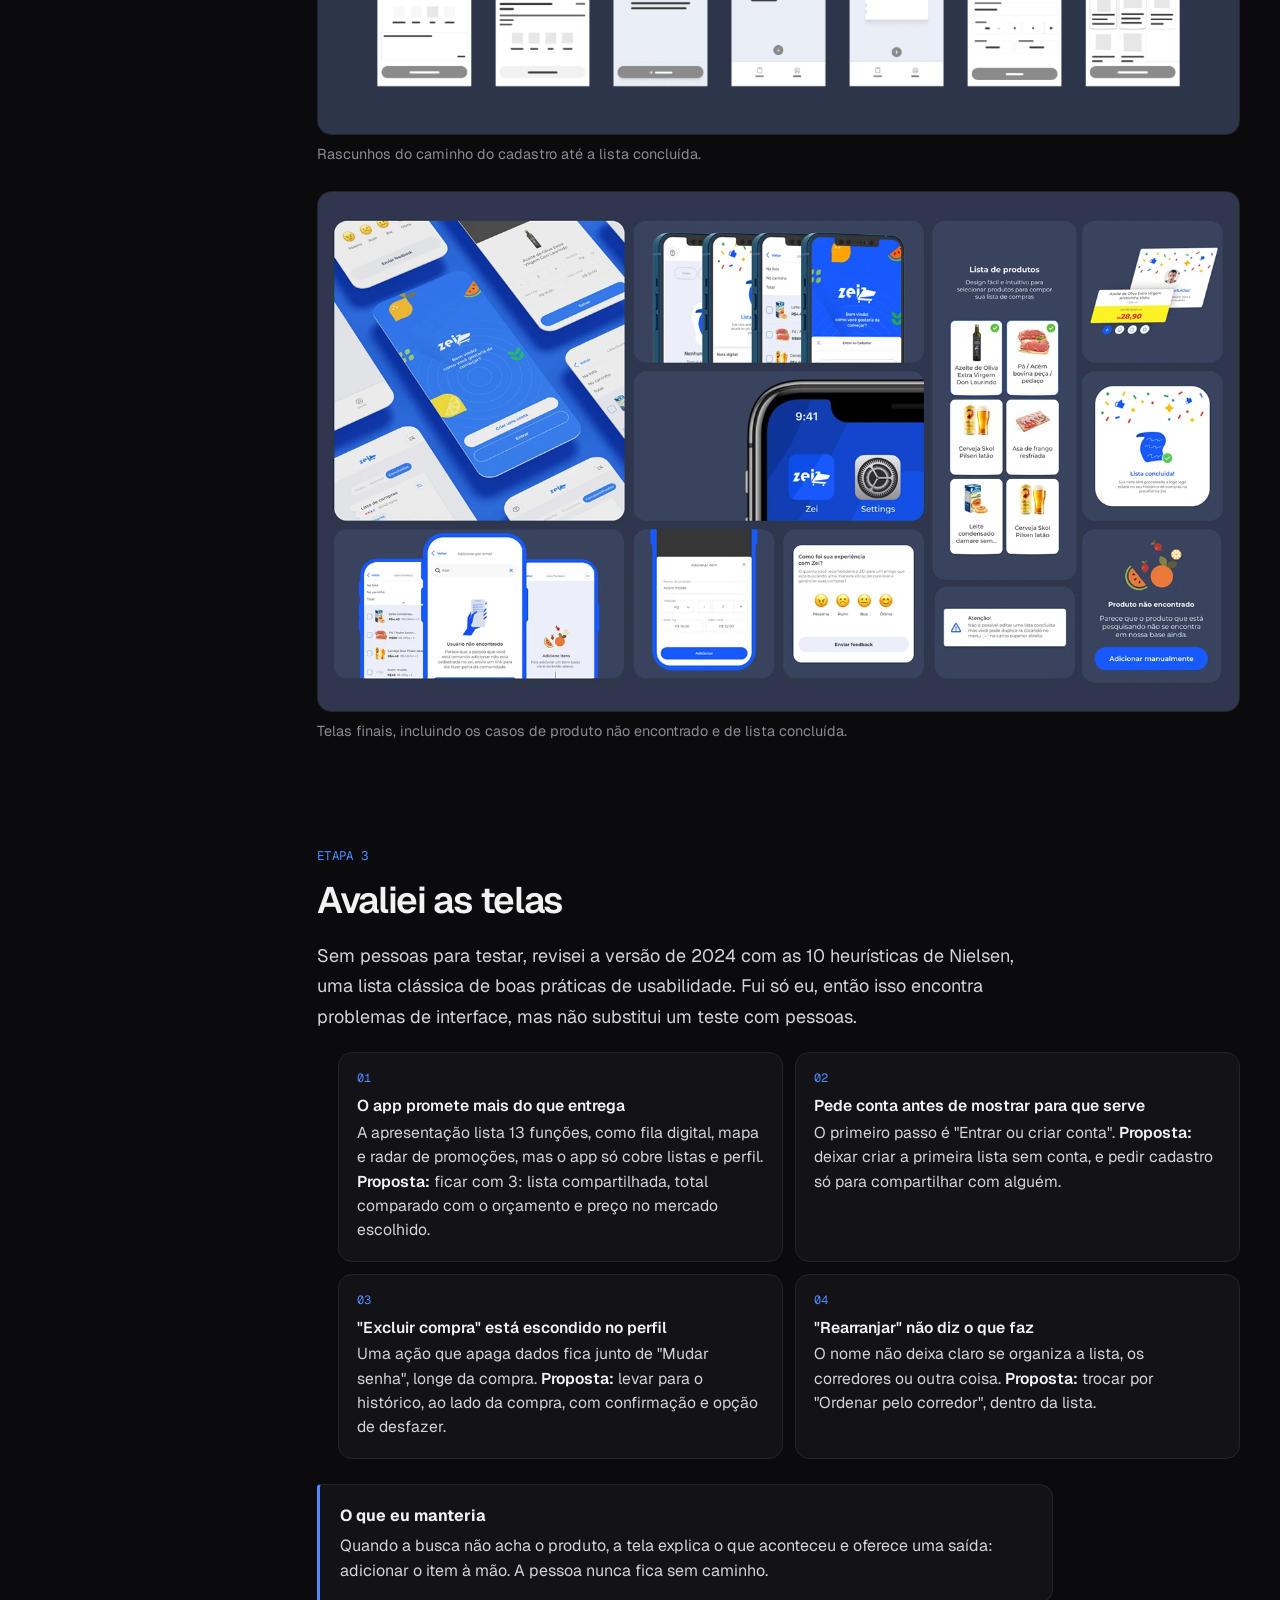
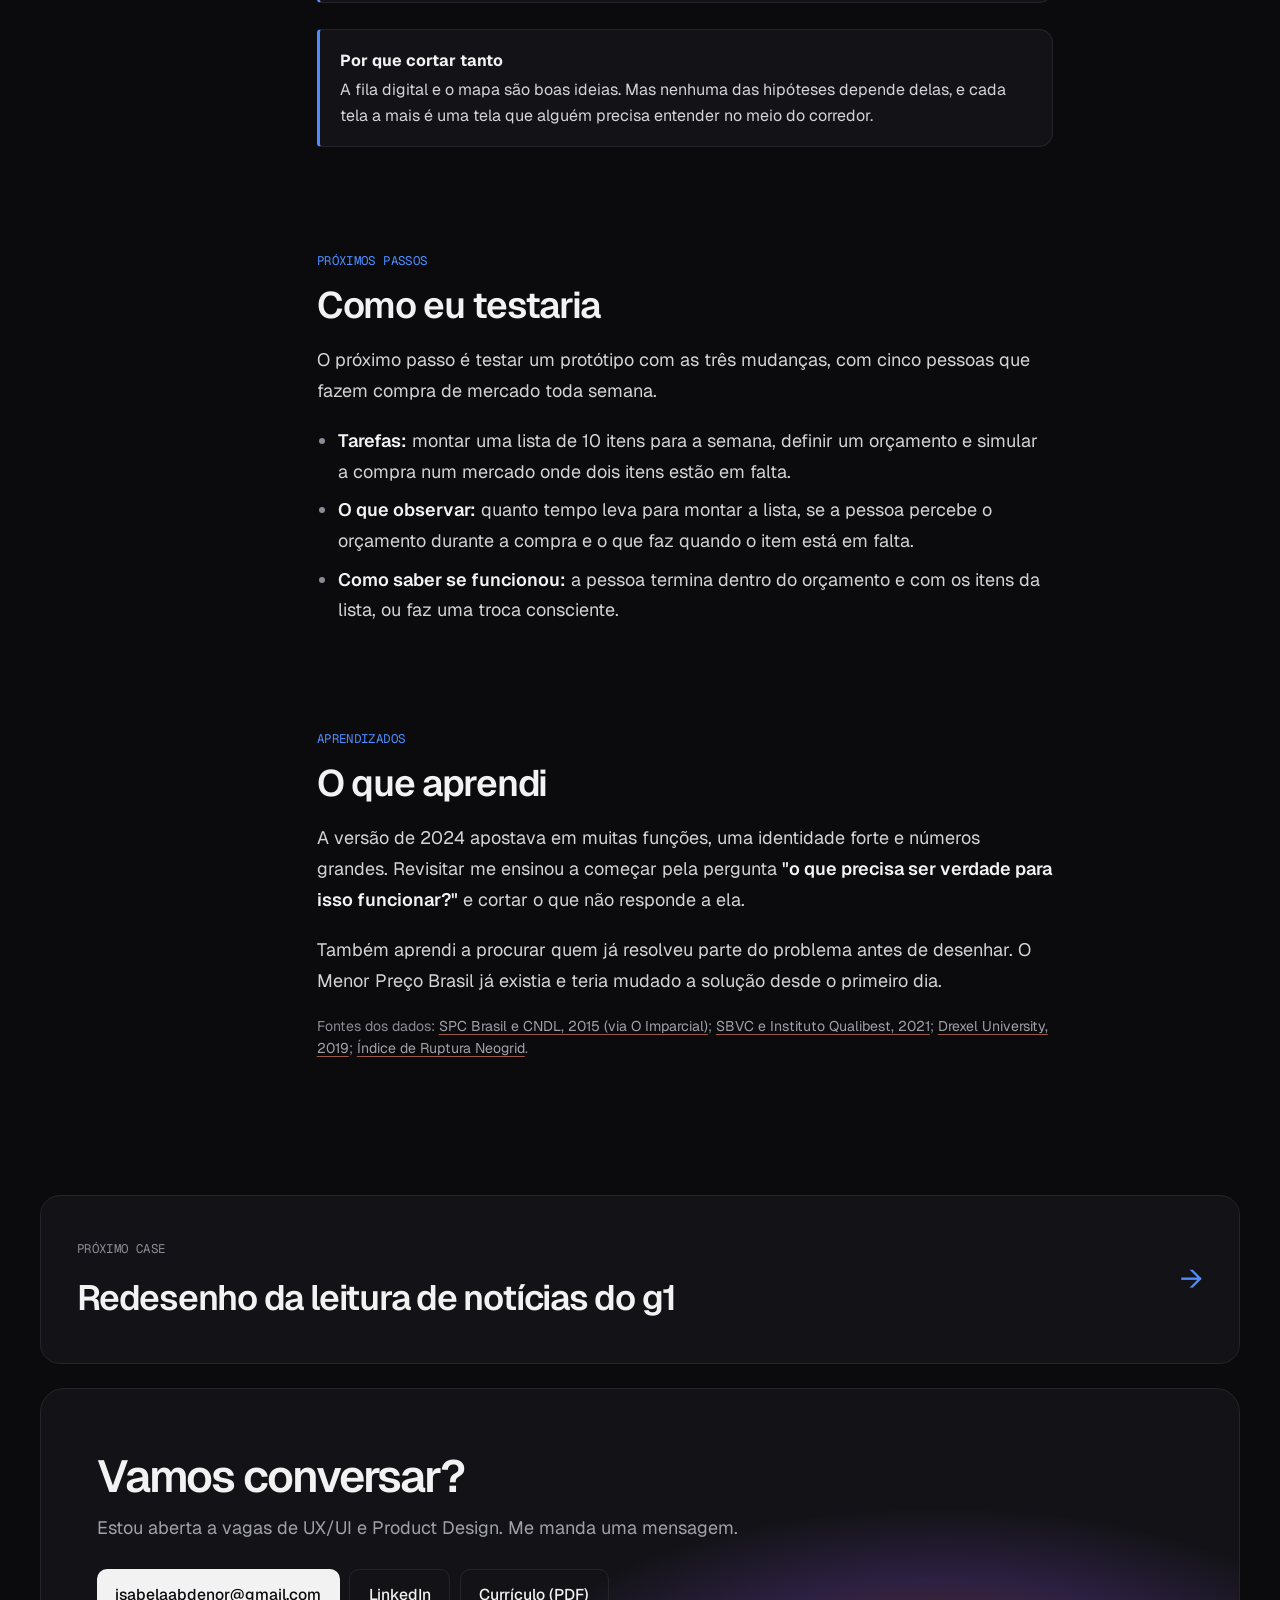
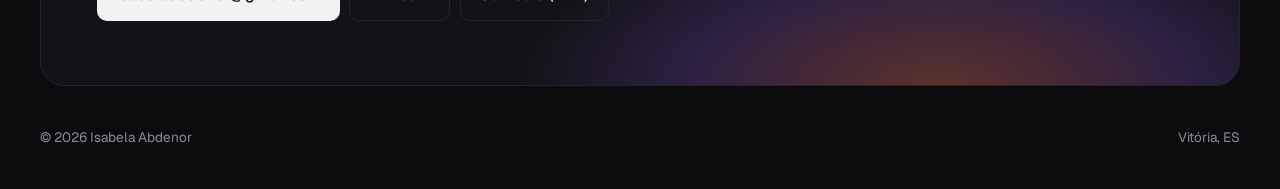
<file: zei.html>
<!doctype html>
<html lang="pt-BR">
<head>
<meta charset="utf-8">
<meta name="viewport" content="width=device-width, initial-scale=1">
<title>Zei: revisão de um app de lista de compras — Isabela Abdenor</title>
<meta name="description" content="Projeto de curso revisado: dados públicos, análise de concorrentes e avaliação das telas de um app de lista de compras, com proposta de cortar o escopo de 13 para 3 funções.">
<meta property="og:type" content="article">
<meta property="og:title" content="Zei: revisão de um app de lista de compras — Isabela Abdenor">
<meta property="og:description" content="Dados públicos, concorrentes e avaliação das telas para revisar um app de lista de compras.">
<meta property="og:image" content="https://isabelaabdenor-ctrl.github.io/img/zei/capa.webp">
<meta property="og:url" content="https://isabelaabdenor-ctrl.github.io/zei.html">
<meta name="twitter:card" content="summary_large_image">
<link rel="alternate" hreflang="pt-BR" href="https://isabelaabdenor-ctrl.github.io/zei.html">
<link rel="alternate" hreflang="en" href="https://isabelaabdenor-ctrl.github.io/en/zei.html">
<link rel="alternate" hreflang="x-default" href="https://isabelaabdenor-ctrl.github.io/zei.html">
<meta name="theme-color" content="#0b0b0e">
<link rel="preconnect" href="https://fonts.googleapis.com">
<link rel="preconnect" href="https://fonts.gstatic.com" crossorigin>
<link href="https://fonts.googleapis.com/css2?family=Geist:wght@300..800&family=Geist+Mono:wght@400;500&display=swap" rel="stylesheet">
<link rel="stylesheet" href="case.css?v=2">
</head>
<body style="--accent: #4f8dff">

<header class="bar">
  <div class="wrap">
    <a class="me" href="index.html">Isabela Abdenor</a>
    <nav aria-label="Principal">
      <a href="index.html#cases">Cases</a>
      <a href="index.html#sobre">Sobre</a>
      <a href="#contato">Contato</a>
    </nav>
    <div class="right">
      <span class="pill open">Aberta a oportunidades</span>
      <span class="lang" aria-label="Idioma"><a aria-current="true" href="zei.html" lang="pt-BR">PT</a><a href="en/zei.html" lang="en" hreflang="en">EN</a></span>
    </div>
  </div>
</header>

<main>
  <div class="glow" aria-hidden="true"></div>

  <section class="case-top wrap">
    <a class="back" href="index.html#cases">← Todos os cases</a>
    <div class="tags"><span class="seal curso">Projeto de curso</span><span class="yr">Criado em 2024 · revisado em 2026</span></div>
    <h1>Revisão de um app de lista de compras</h1>
    <p class="lead">O Zei foi criado em 2024 por Robert Rodrigues, num projeto de curso em que ajudei na pesquisa. Em 2026, voltei a ele sozinha: troquei números sem fonte por dados públicos, olhei os concorrentes e avaliei as telas. A revisão mostrou que o app prometia demais.</p>

    <div class="numbers">
      <div><b>4</b><span>dados públicos no lugar dos números sem fonte</span></div>
      <div><b>3</b><span>apps concorrentes analisados</span></div>
      <div><b>4</b><span>problemas encontrados na minha avaliação das telas</span></div>
      <div><b>13 → 3</b><span>funções: a proposta de corte</span></div>
    </div>

    <dl class="facts">
      <div><dt>Meu papel</dt><dd>2024: apoio na pesquisa. 2026: toda a revisão, sozinha</dd></div>
      <div><dt>Quando</dt><dd>Criado em 2024 · revisado em outubro de 2026</dd></div>
      <div><dt>Equipe original</dt><dd>Criado por Robert Rodrigues, com a minha participação</dd></div>
      <div><dt>Plataforma</dt><dd>App de celular</dd></div>
    </dl>

    <figure class="cover">
      <img src="img/zei/capa.webp" alt="Painel com a marca Zei, telas do app e aplicações em ponto de venda" width="1400" height="788">
    </figure>
  </section>

  <div class="layout wrap">
    <nav class="toc" aria-label="Partes do case">
      <p class="mono">Neste case</p>
      <ol>
        <li><a href="#resumo">Resumo</a></li>
        <li><a href="#contexto">O problema</a></li>
        <li><a href="#dados">1. Os dados públicos</a></li>
        <li><a href="#concorrentes">2. Os concorrentes</a></li>
        <li><a href="#solucao">A versão de 2024</a></li>
        <li><a href="#avaliacao">3. Avaliação das telas</a></li>
        <li><a href="#validacao">Como eu testaria</a></li>
        <li><a href="#aprendi">O que aprendi</a></li>
      </ol>
    </nav>

    <article class="doc">

      <section id="resumo">
        <p class="mono num">Resumo em 30 segundos</p>
        <dl class="summary wide">
          <div><dt>O problema</dt><dd>Quem vai ao mercado com lista ainda gasta mais do que planejou e às vezes não encontra o que foi buscar.</dd></div>
          <div><dt>O que descobri</dt><dd>O problema não é a falta de lista, e sim o que acontece com ela no corredor. E já existe um app com o preço real dos produtos.</dd></div>
          <div><dt>O que propus</dt><dd>Cortar de 13 para 3 funções: lista compartilhada, total comparado com o orçamento e preço no mercado escolhido.</dd></div>
        </dl>
      </section>

      <section id="contexto">
        <p class="mono num">Contexto</p>
        <h2>O problema</h2>
        <p>O Zei nasceu de uma cena comum: a pessoa faz a lista em casa, chega ao mercado, o produto não está na prateleira, ela pega outro mais caro, leva o que estava em promoção e descobre no caixa que passou do orçamento.</p>
        <p>A versão de 2024 tratava isso como três problemas separados: falta de informação, orçamento estourado e produto em falta. Revisitando, vi que os três têm a mesma causa: <strong>a decisão de compra escapa da lista quando a pessoa está no corredor</strong>.</p>
        <div class="callout"><b>Por que tirei os números antigos</b>A versão de 2024 dizia "10x mais gastos" e "20% do tempo". Eram hipóteses, sem pesquisa por trás. Hoje prefiro um número menor com fonte a um número grande que eu não consigo defender.</div>

        <h3>O caminho da revisão, em 4 passos</h3>
        <ol class="flow wide">
          <li><b>O que o projeto dizia</b>"10x mais gastos", sem fonte.</li>
          <li><b>Dados públicos</b>A lista no celular é cumprida menos que a de papel. Digitalizar não basta.</li>
          <li><b>Concorrentes</b>O preço real dos produtos já é público, pelas notas fiscais.</li>
          <li class="key"><b>A proposta</b>Fazer a lista pesar na hora de decidir, com preço real e orçamento à vista. Só 3 funções.</li>
        </ol>
      </section>

      <section id="dados">
        <p class="mono num">Etapa 1</p>
        <h2>Troquei os números sem fonte por dados públicos</h2>
        <ul class="funnel plain wide">
          <li><b>43%</b><span>das últimas cinco compras de mercado dos entrevistados foram feitas por impulso <span class="source">(SPC Brasil e CNDL, 2015)</span></span></li>
          <li><b>57%</b><span>das compras de mercado por impulso têm a promoção como gatilho <span class="source">(SBVC e Instituto Qualibest, 2021)</span></span></li>
          <li><b>15,3%</b><span>dos produtos estavam em falta nas prateleiras dos mercados brasileiros em janeiro de 2024 <span class="source">(Índice de Ruptura Neogrid)</span></span></li>
        </ul>

        <figure class="chart wide">
          <h4>Quanto da lista as pessoas realmente compram</h4>
          <p class="how">Faixa de itens comprados, comparando lista em papel e lista no celular.</p>
          <ul class="bars">
            <li><span class="lab">Lista em papel</span><span class="track"><span class="fill" style="--v:70.4%"></span><span class="val" style="--v:70.4%">85% a 91%</span></span></li>
            <li><span class="lab"><b>Lista no celular</b></span><span class="track"><span class="fill hl" style="--v:57.2%"></span><span class="val" style="--v:57.2%">67% a 76%</span></span></li>
          </ul>
          <p class="legend-line"><span>Barra no meio de cada faixa. Fonte: Drexel University, 2019.</span></p>
        </figure>

        <div class="insight wide">
          <p class="mono">A descoberta</p>
          <p>Passar a lista para o celular não basta. Ela parece fácil de mudar, então vira sugestão, e não compromisso.</p>
        </div>
        <p>Um app de lista precisa fazer a lista ter peso na hora de decidir. A pesquisa da SBVC reforça isso: a maioria das pessoas diz que planeja a compra. O problema não é a falta de lista, e sim o que acontece com ela dentro do mercado.</p>
        <div class="callout"><b>Um cuidado com as fontes</b>Os estudos não concordam entre si: a mesma pesquisa da SBVC diz que só 8% das compras de mercado são por impulso. E o 57% vem de um grupo pequeno, de 37 pessoas. Uso os números para mostrar o padrão, não como medida exata do problema.</div>

        <h3>Hipóteses para testar</h3>
        <p>Sem pesquisa com usuários, trato o que segue como hipóteses, e não como conclusões:</p>
        <ol>
          <li>Ver o total da compra subindo, comparado com o orçamento, faz a pessoa pensar duas vezes antes de pegar algo fora da lista.</li>
          <li>Saber antes de sair de casa se o produto está disponível, e por quanto, evita trocar por um mais caro na hora.</li>
          <li>Uma lista compartilhada com quem mora junto evita item repetido e item esquecido.</li>
        </ol>
      </section>

      <section id="concorrentes">
        <p class="mono num">Etapa 2</p>
        <h2>Olhei quem já resolve parte disso</h2>
        <p>Comparei o Zei com três apps reais: dois de lista de compras e um de preços feito a partir de notas fiscais.</p>
        <div class="table-wrap wide">
          <table>
            <thead>
              <tr><th scope="col">App</th><th scope="col">Lista compartilhada</th><th scope="col">Total e orçamento</th><th scope="col">Preço real na região</th><th scope="col">O que aprendi com ele</th></tr>
            </thead>
            <tbody>
              <tr><th scope="row">Listonic</th><td class="yes">Sim</td><td class="yes">Preço por item e total</td><td class="no">Não, o preço é digitado</td><td>Mostrar quanto falta gastar ajuda a decidir, mas digitar o preço de cada item dá trabalho demais.</td></tr>
              <tr><th scope="row">Bring!</th><td class="yes">Sim, em tempo real</td><td class="no">Não</td><td class="no">Não</td><td>A grade de ícones deixa a lista rápida de montar e fácil de ler no corredor.</td></tr>
              <tr><th scope="row">Menor Preço Brasil</th><td class="no">Não</td><td class="no">Não</td><td class="yes">Sim, pelas notas fiscais</td><td>O preço já existe e é público. Mas o app busca produto por produto, não a lista inteira.</td></tr>
            </tbody>
          </table>
        </div>
        <p class="source">Fontes: <a href="https://listonic.com/compare-apps/listonic-vs-bring">Listonic e Bring!</a> (comparação publicada pelo próprio Listonic), <a href="https://sefaz.es.gov.br/consumidor-capixaba-ja-pode-economizar-com-ap">Menor Preço no ES (Sefaz-ES)</a>, <a href="https://olhardigital.com.br/2025/08/03/dicas-e-tutoriais/quer-economizar-na-farmacia-e-supermercado-conheca-o-app-menor-preco-brasil/">como funciona o Menor Preço Brasil</a>.</p>
        <p>O espaço livre está no meio: <strong>ninguém junta a lista da casa com o preço real do mercado mais perto e um orçamento à vista</strong>.</p>
        <div class="callout"><b>O que mudou a solução</b>Na versão original, os próprios usuários atualizariam os preços. Sem usuários, não há preço, e o app nasce vazio, sem motivo para alguém usar no primeiro dia. O Menor Preço mostra que dá para partir dos dados de nota fiscal, que já são públicos.</div>
      </section>

      <section id="solucao">
        <p class="mono num">O projeto original</p>
        <h2>A versão de 2024</h2>
        <p>O app tinha quatro áreas: criar e gerenciar listas, concluir a compra, avaliar a experiência e perfil. Depois vieram os rascunhos do caminho principal e, por fim, a identidade visual e as telas finais.</p>
        <figure class="figure wide">
          <img src="img/zei/arquitetura.webp" alt="Diagrama da organização do app: página inicial, entrar ou criar conta, home e as áreas de lista, rearranjar, ajuda e perfil" loading="lazy" width="1400" height="788">
          <figcaption>Como o app foi organizado na primeira versão.</figcaption>
        </figure>
        <figure class="figure wide">
          <img src="img/zei/wireframes.gif" alt="Rascunhos das telas de login, cadastro, lista e conclusão de compra" loading="lazy" width="1400" height="787">
          <figcaption>Rascunhos do caminho do cadastro até a lista concluída.</figcaption>
        </figure>
        <figure class="figure wide">
          <img src="img/zei/telas.webp" alt="Telas finais: lista de produtos com fotos, lista concluída, produto não encontrado, avaliação da experiência e alerta" loading="lazy" width="1400" height="788">
          <figcaption>Telas finais, incluindo os casos de produto não encontrado e de lista concluída.</figcaption>
        </figure>
      </section>

      <section id="avaliacao">
        <p class="mono num">Etapa 3</p>
        <h2>Avaliei as telas</h2>
        <p>Sem pessoas para testar, revisei a versão de 2024 com as 10 heurísticas de Nielsen, uma lista clássica de boas práticas de usabilidade. Fui só eu, então isso encontra problemas de interface, mas não substitui um teste com pessoas.</p>
        <ol class="decisions wide">
          <li><b>O app promete mais do que entrega</b>A apresentação lista 13 funções, como fila digital, mapa e radar de promoções, mas o app só cobre listas e perfil. <strong>Proposta:</strong> ficar com 3: lista compartilhada, total comparado com o orçamento e preço no mercado escolhido.</li>
          <li><b>Pede conta antes de mostrar para que serve</b>O primeiro passo é "Entrar ou criar conta". <strong>Proposta:</strong> deixar criar a primeira lista sem conta, e pedir cadastro só para compartilhar com alguém.</li>
          <li><b>"Excluir compra" está escondido no perfil</b>Uma ação que apaga dados fica junto de "Mudar senha", longe da compra. <strong>Proposta:</strong> levar para o histórico, ao lado da compra, com confirmação e opção de desfazer.</li>
          <li><b>"Rearranjar" não diz o que faz</b>O nome não deixa claro se organiza a lista, os corredores ou outra coisa. <strong>Proposta:</strong> trocar por "Ordenar pelo corredor", dentro da lista.</li>
        </ol>
        <div class="callout"><b>O que eu manteria</b>Quando a busca não acha o produto, a tela explica o que aconteceu e oferece uma saída: adicionar o item à mão. A pessoa nunca fica sem caminho.</div>
        <div class="callout"><b>Por que cortar tanto</b>A fila digital e o mapa são boas ideias. Mas nenhuma das hipóteses depende delas, e cada tela a mais é uma tela que alguém precisa entender no meio do corredor.</div>
      </section>

      <section id="validacao">
        <p class="mono num">Próximos passos</p>
        <h2>Como eu testaria</h2>
        <p>O próximo passo é testar um protótipo com as três mudanças, com cinco pessoas que fazem compra de mercado toda semana.</p>
        <ul>
          <li><strong>Tarefas:</strong> montar uma lista de 10 itens para a semana, definir um orçamento e simular a compra num mercado onde dois itens estão em falta.</li>
          <li><strong>O que observar:</strong> quanto tempo leva para montar a lista, se a pessoa percebe o orçamento durante a compra e o que faz quando o item está em falta.</li>
          <li><strong>Como saber se funcionou:</strong> a pessoa termina dentro do orçamento e com os itens da lista, ou faz uma troca consciente.</li>
        </ul>
      </section>

      <section id="aprendi">
        <p class="mono num">Aprendizados</p>
        <h2>O que aprendi</h2>
        <p>A versão de 2024 apostava em muitas funções, uma identidade forte e números grandes. Revisitar me ensinou a começar pela pergunta <strong>"o que precisa ser verdade para isso funcionar?"</strong> e cortar o que não responde a ela.</p>
        <p>Também aprendi a procurar quem já resolveu parte do problema antes de desenhar. O Menor Preço Brasil já existia e teria mudado a solução desde o primeiro dia.</p>
        <p class="source">Fontes dos dados: <a href="https://oimparcial.com.br/brasil/2015/08/33-das-compras-feitas-por-impulso-sao-de-supermercado-aponta-pesquisa/">SPC Brasil e CNDL, 2015 (via O Imparcial)</a>; <a href="https://sbvc.com.br/bfd_download/estudo-jornada-de-compra-do-consumidor-omnichannel">SBVC e Instituto Qualibest, 2021</a>; <a href="https://newsblog.drexel.edu/2019/05/14/digital-shopping-lists-can-lead-to-impulse-buying/">Drexel University, 2019</a>; <a href="https://mercadoeconsumo.com.br/20/02/2024/noticias/supermercados-registram-ruptura-de-153-em-janeiro-segundo-pesquisa-da-neogrid/">Índice de Ruptura Neogrid</a>.</p>
      </section>

    </article>
  </div>

  <div class="wrap">
    <a class="next" href="g1.html">
      <span><span class="mono">Próximo case</span><b>Redesenho da leitura de notícias do g1</b></span>
      <span class="arrow" aria-hidden="true">→</span>
    </a>

    <section class="contact" id="contato">
      <h2>Vamos conversar?</h2>
      <p>Estou aberta a vagas de UX/UI e Product Design. Me manda uma mensagem.</p>
      <div class="links">
        <a class="btn" href="mailto:isabelaabdenor@gmail.com">isabelaabdenor@gmail.com</a>
        <a class="btn ghost" href="https://www.linkedin.com/in/isabelaabdenor/">LinkedIn</a>
        <a class="btn ghost" href="curriculo-isabela-abdenor.pdf">Currículo (PDF)</a>
      </div>
    </section>
    <footer class="foot"><span>© 2026 Isabela Abdenor</span><span>Vitória, ES</span></footer>
  </div>
</main>

<script src="case.js?v=2"></script>
</body>
</html>
</file>
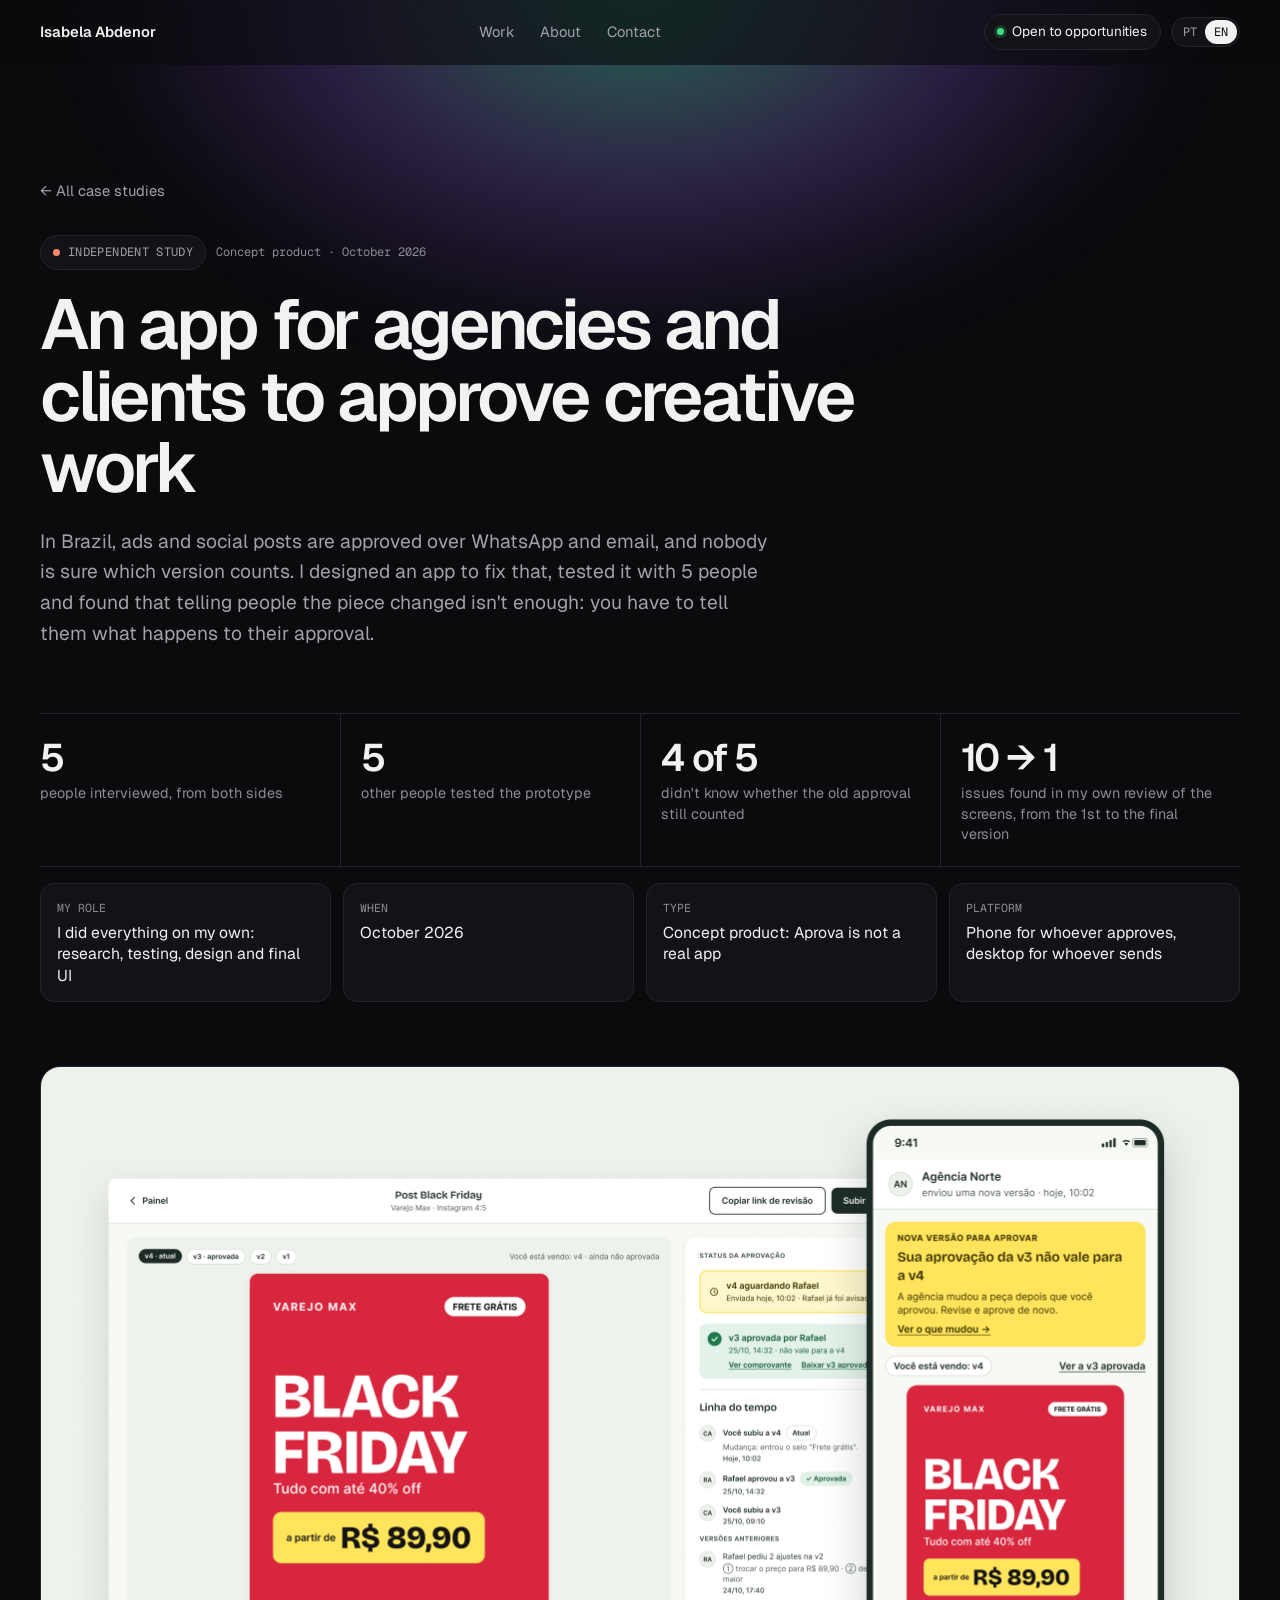
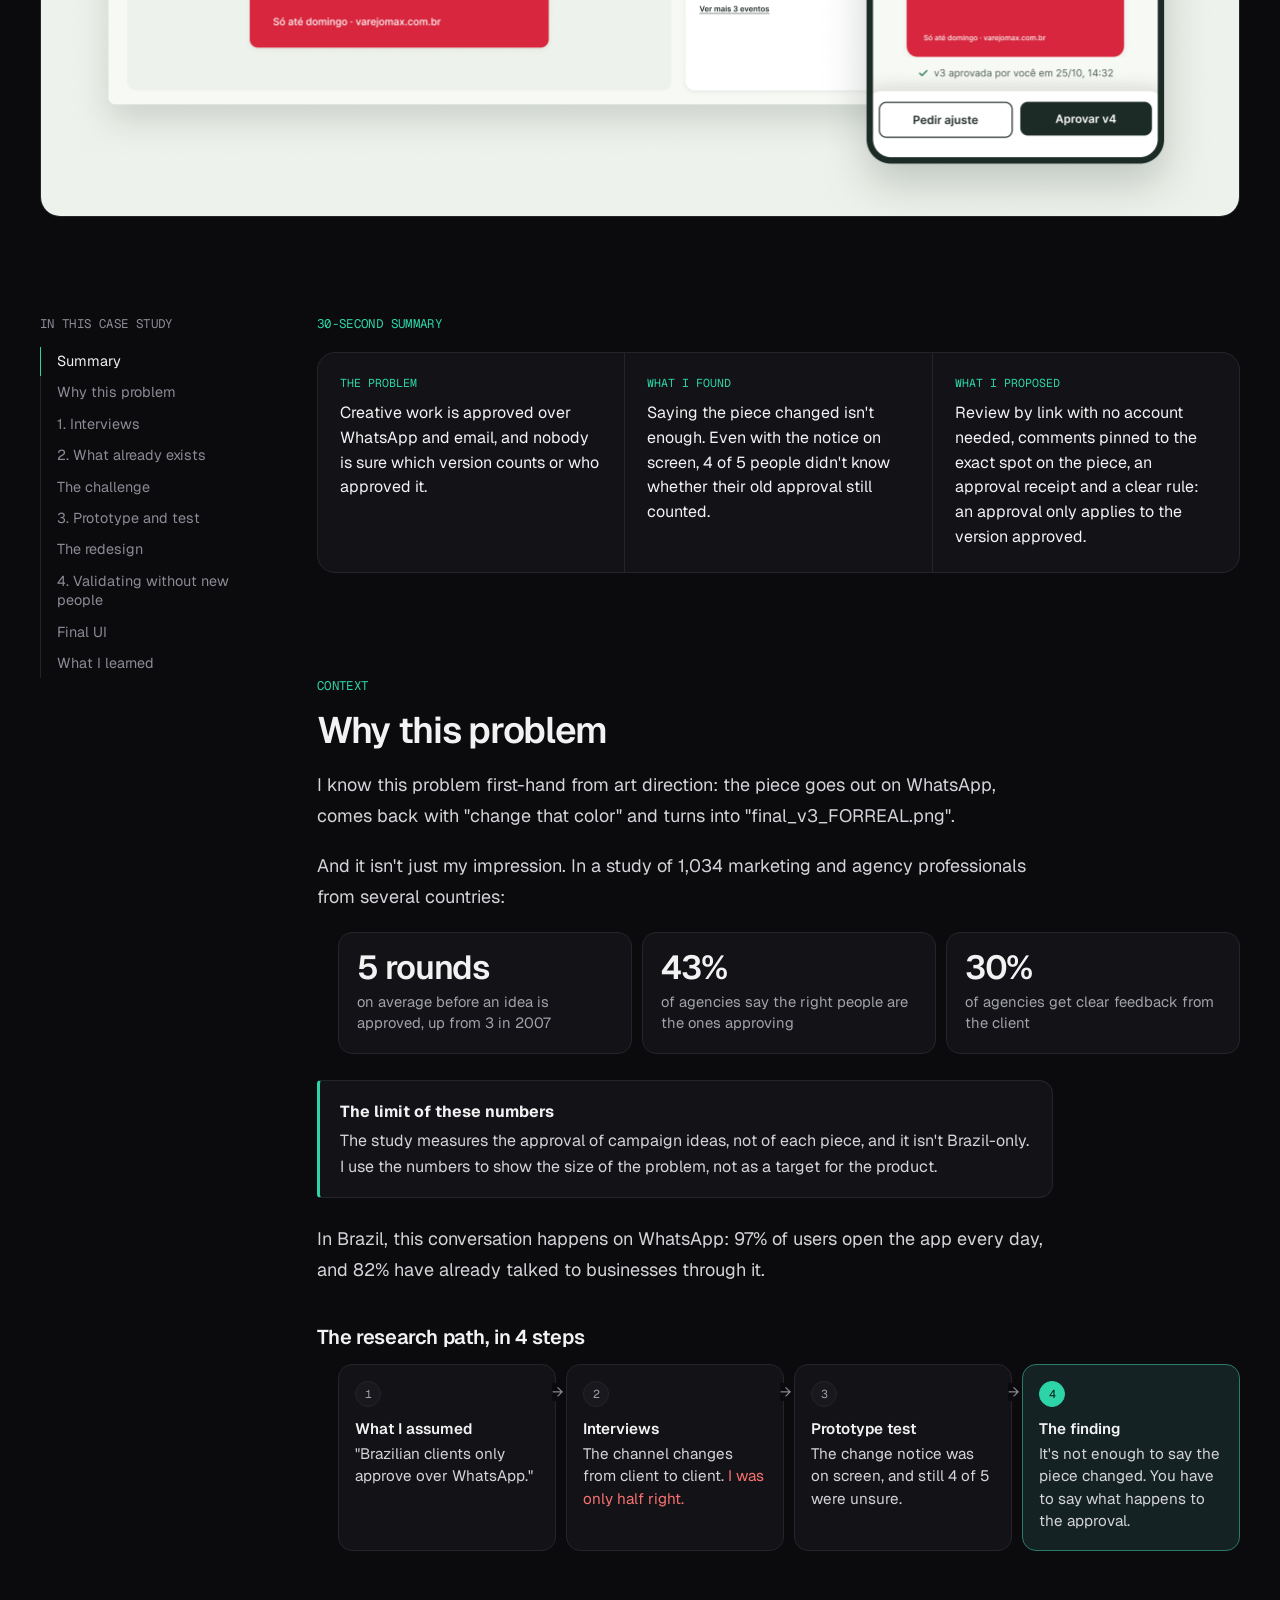
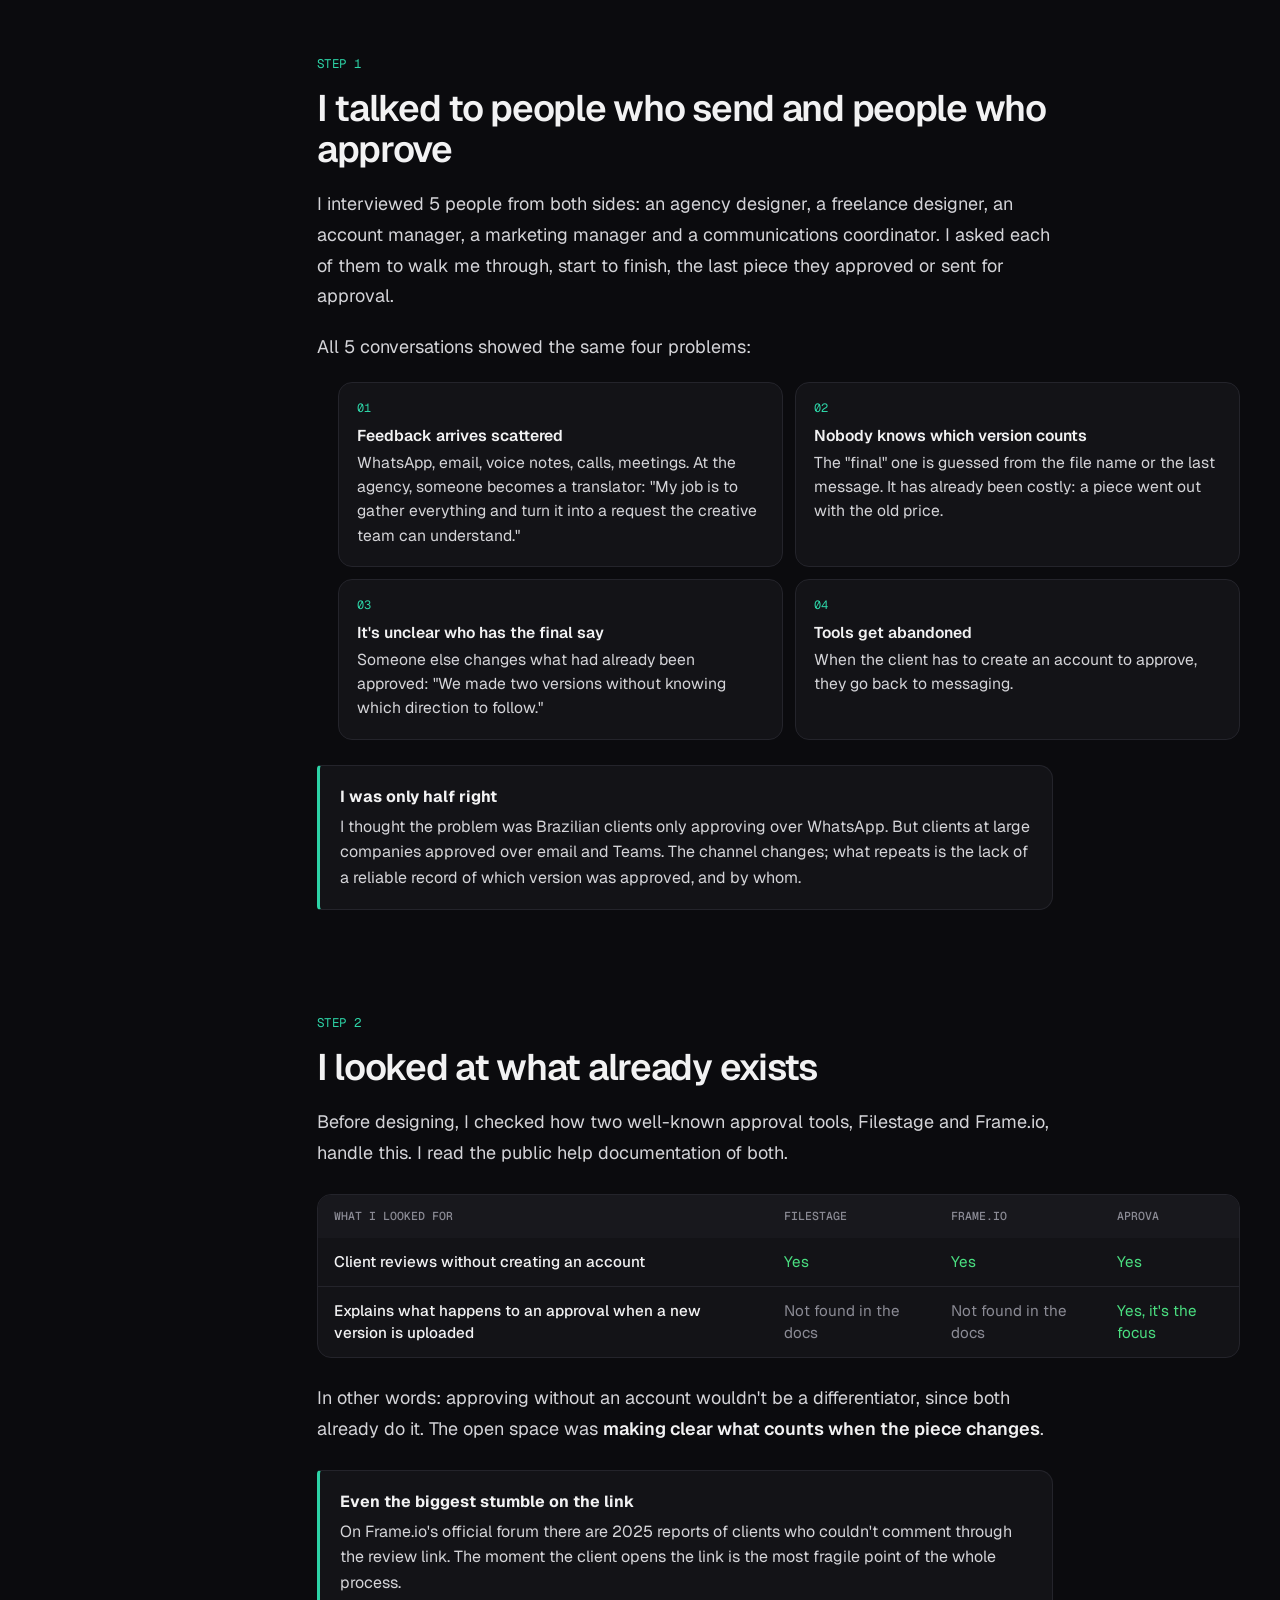
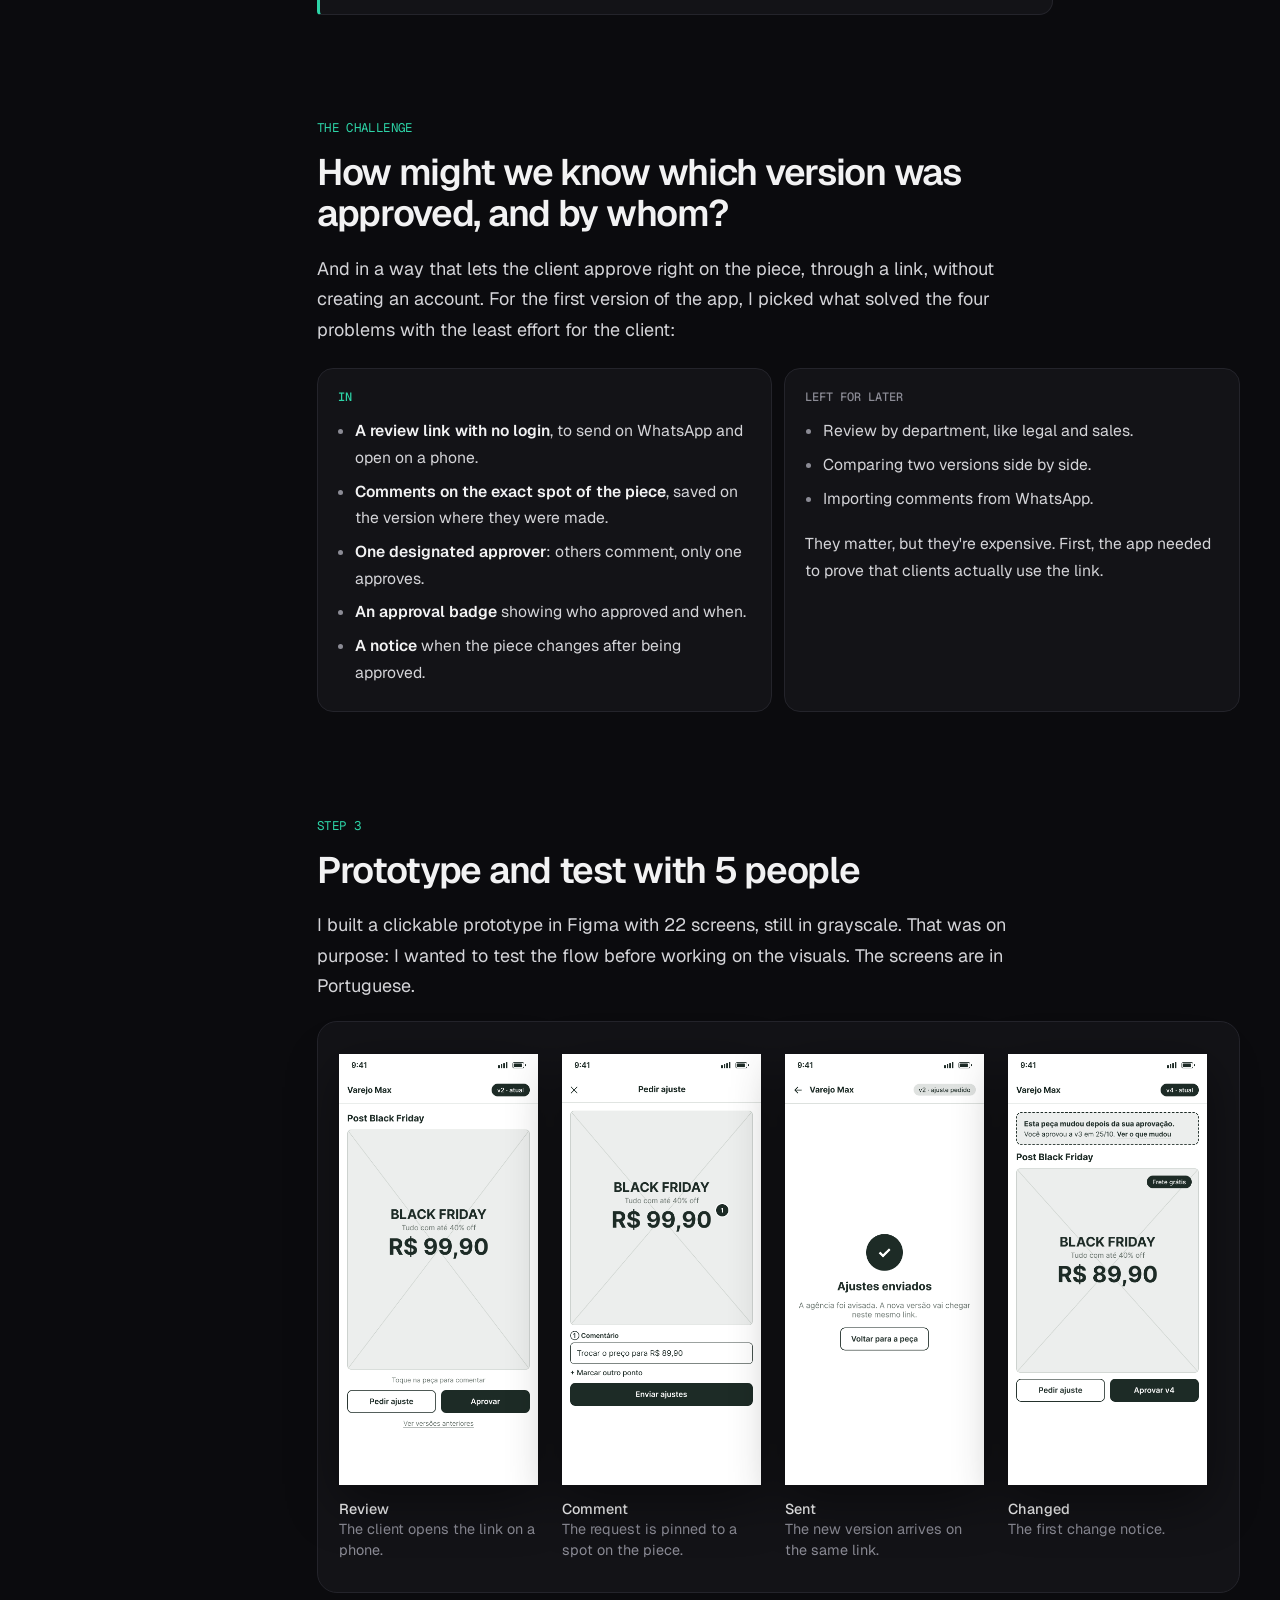
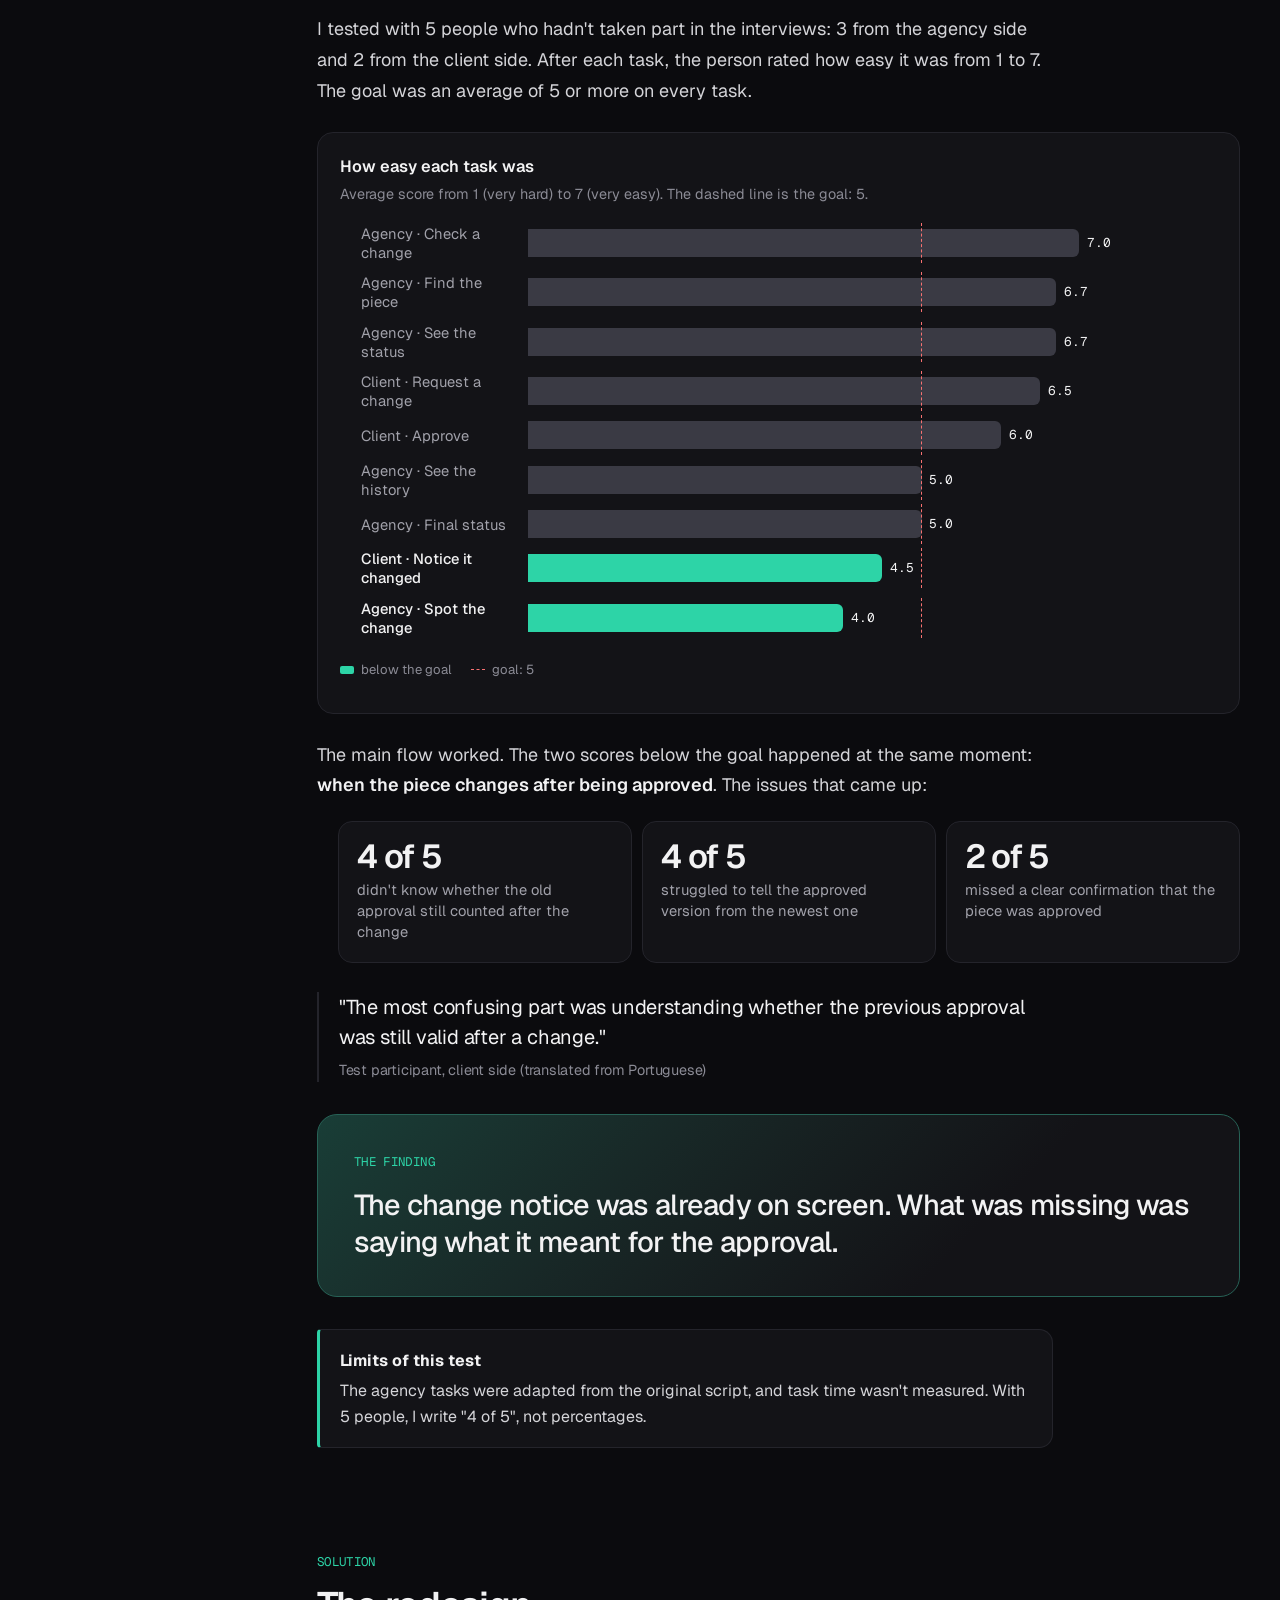
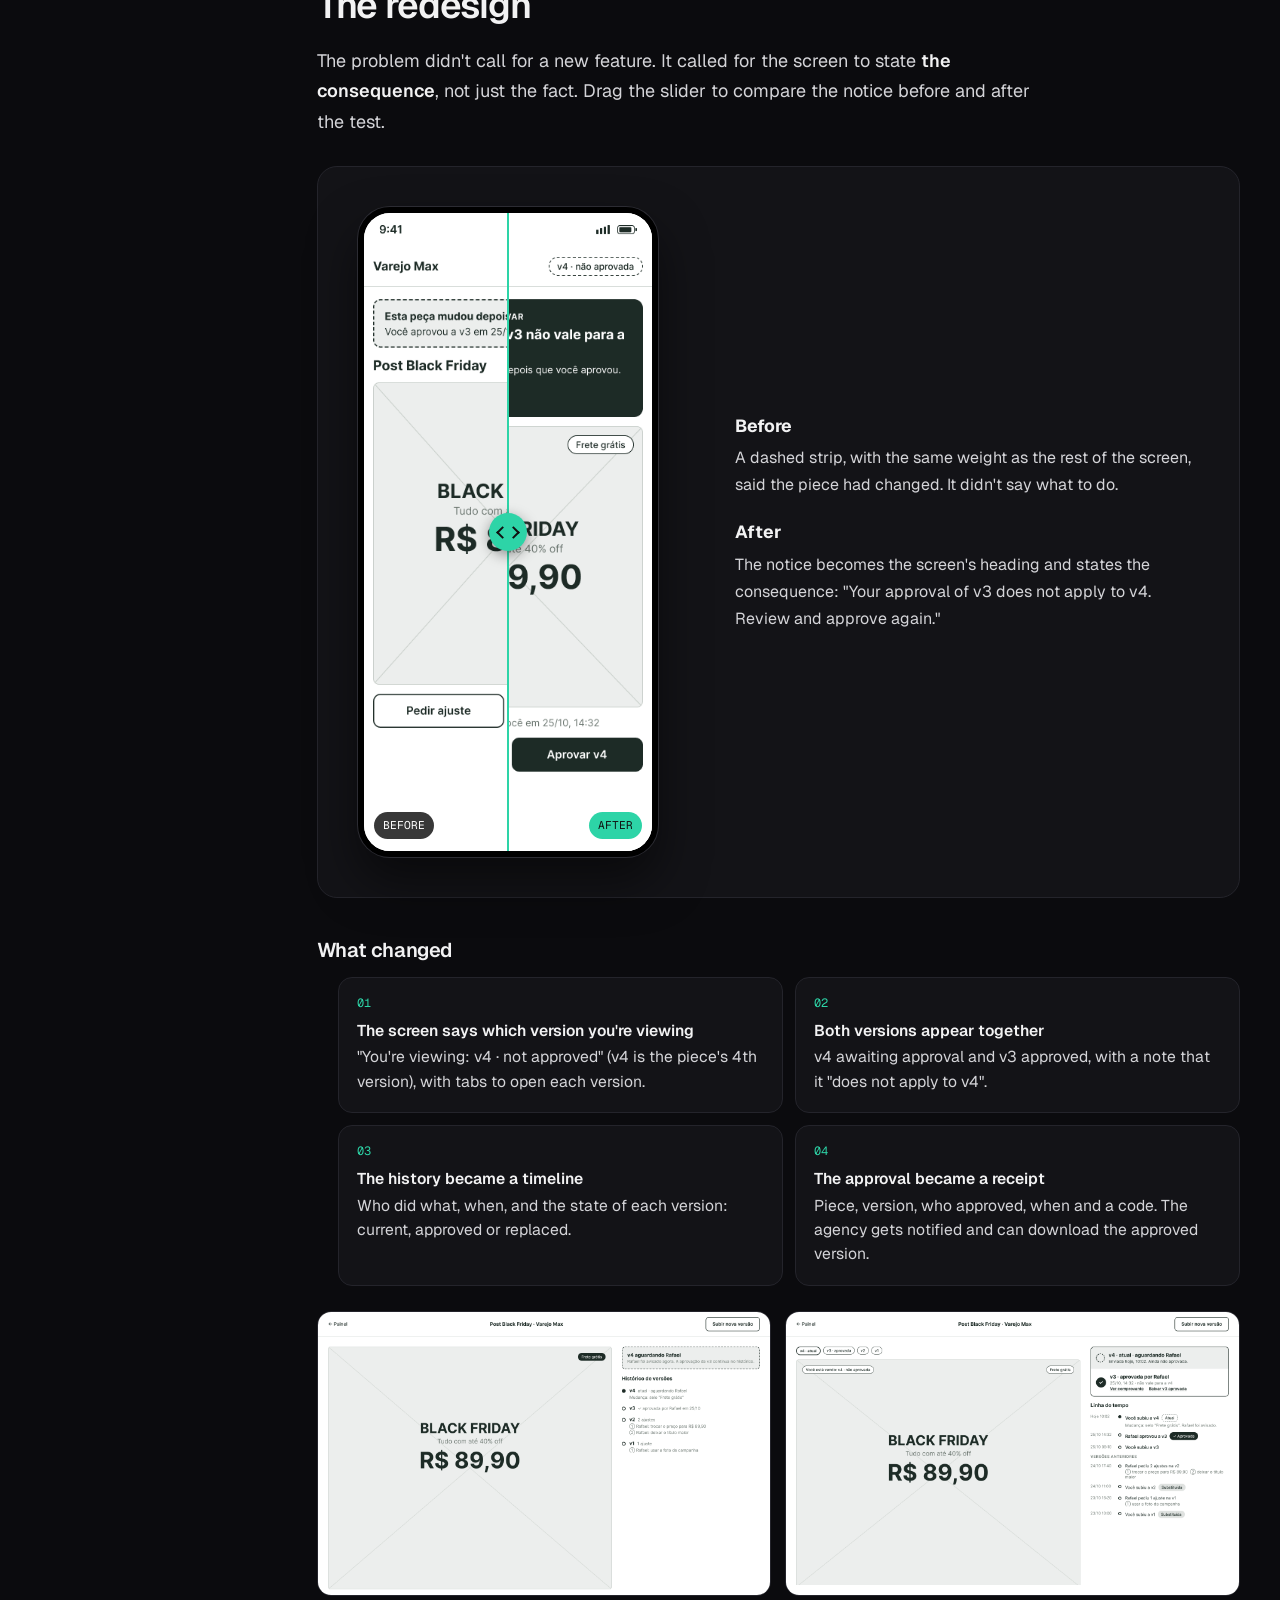
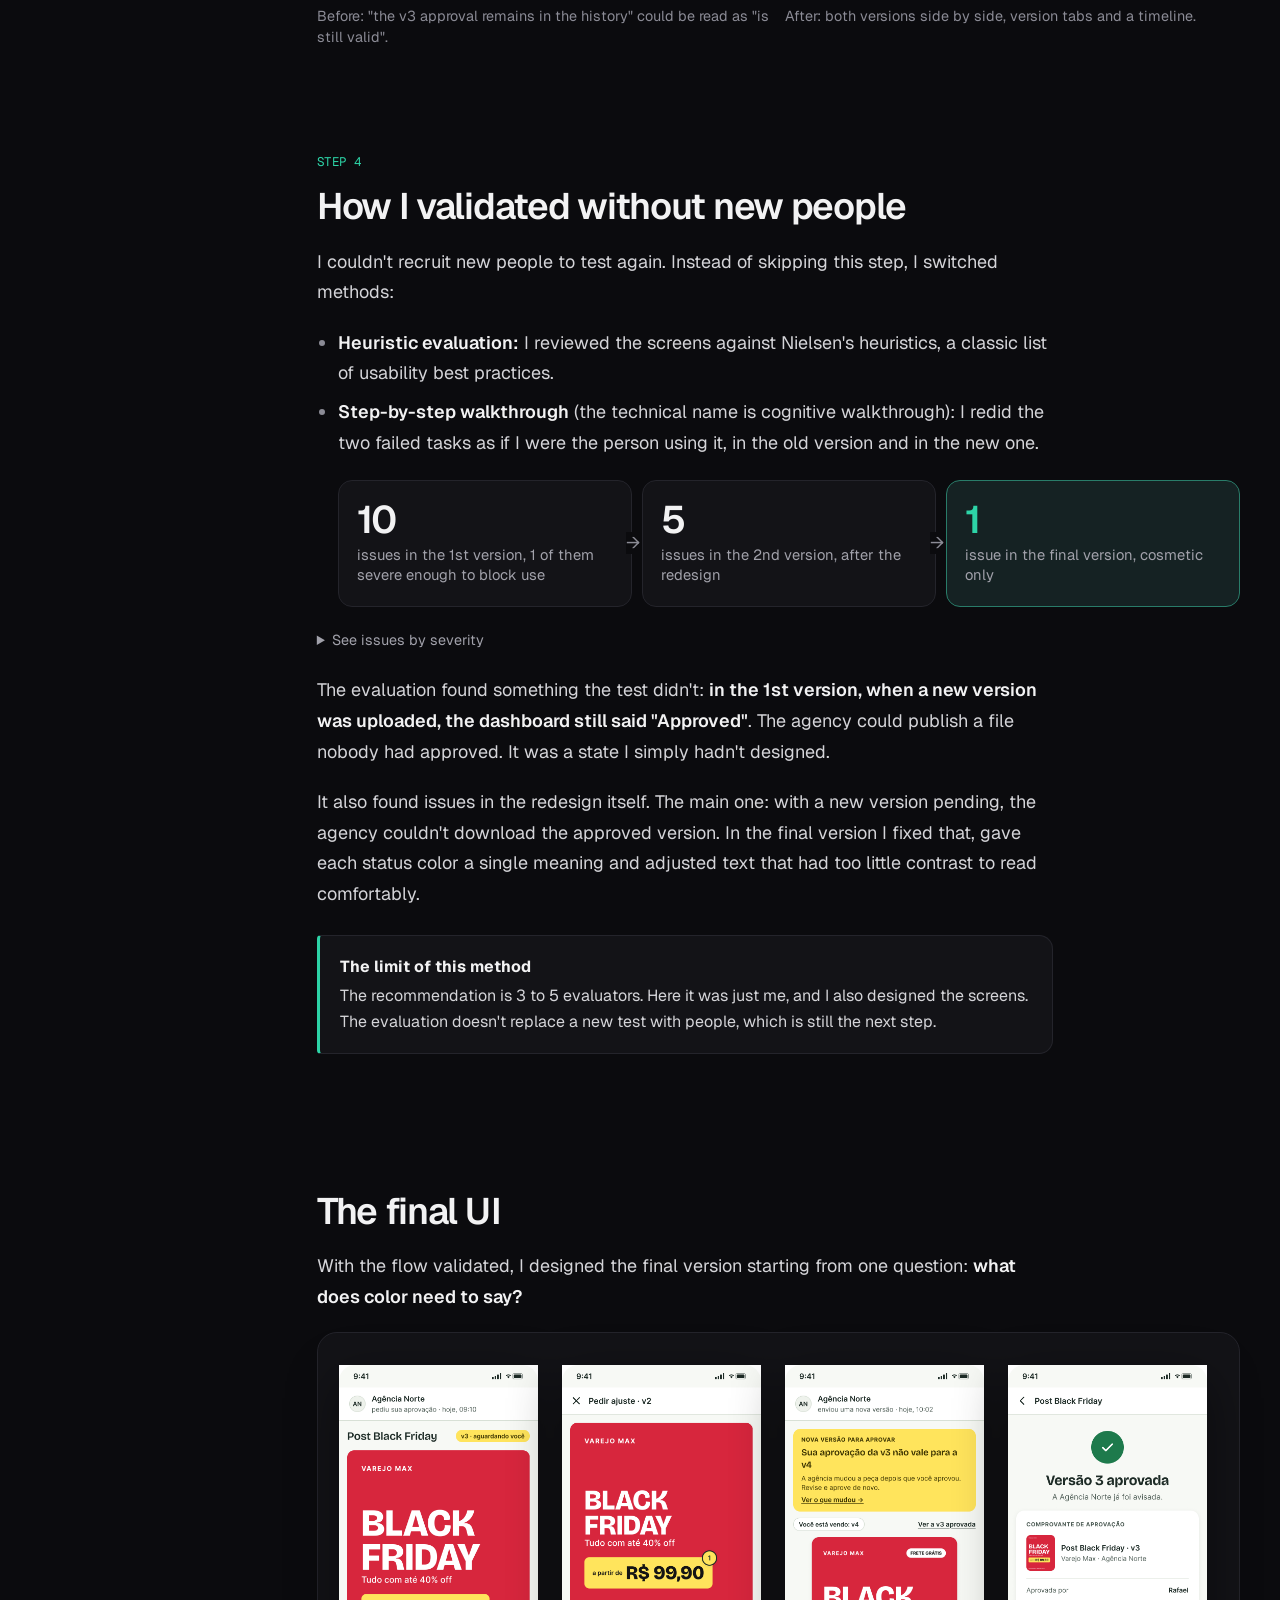
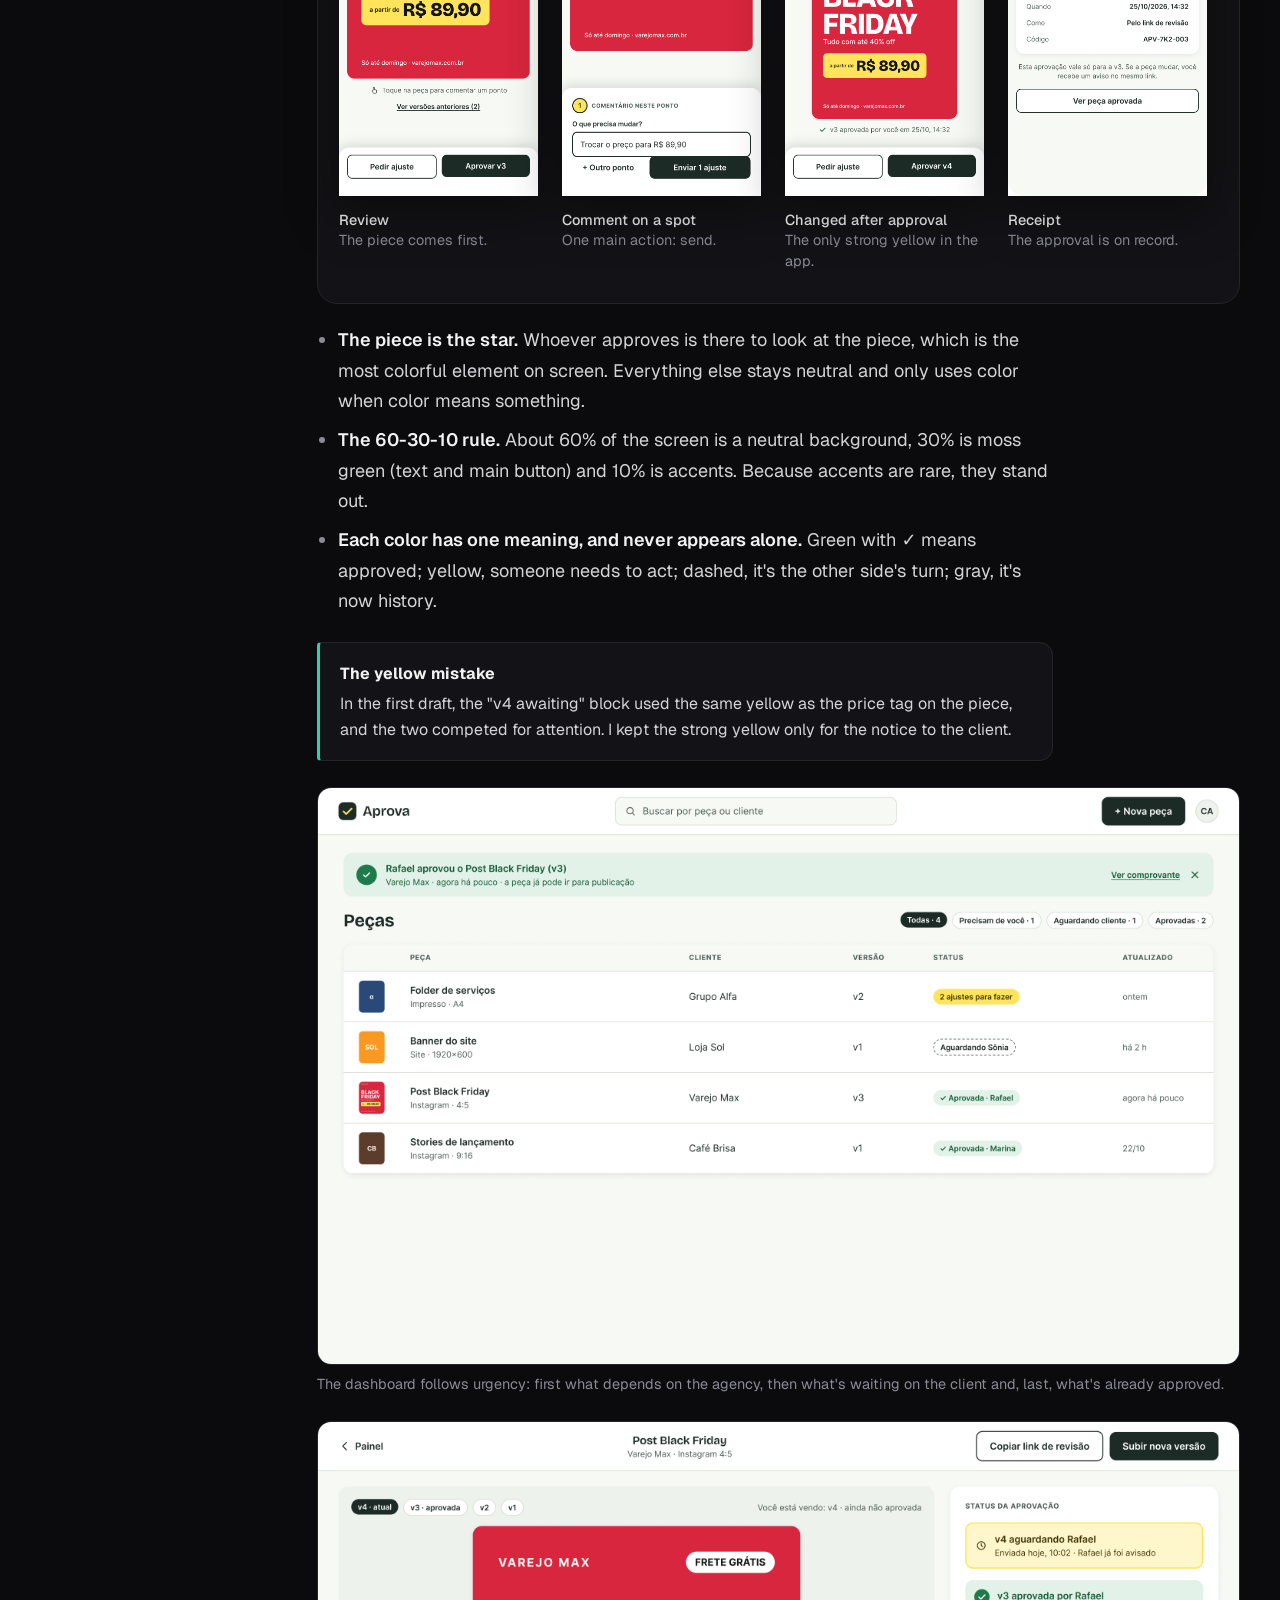
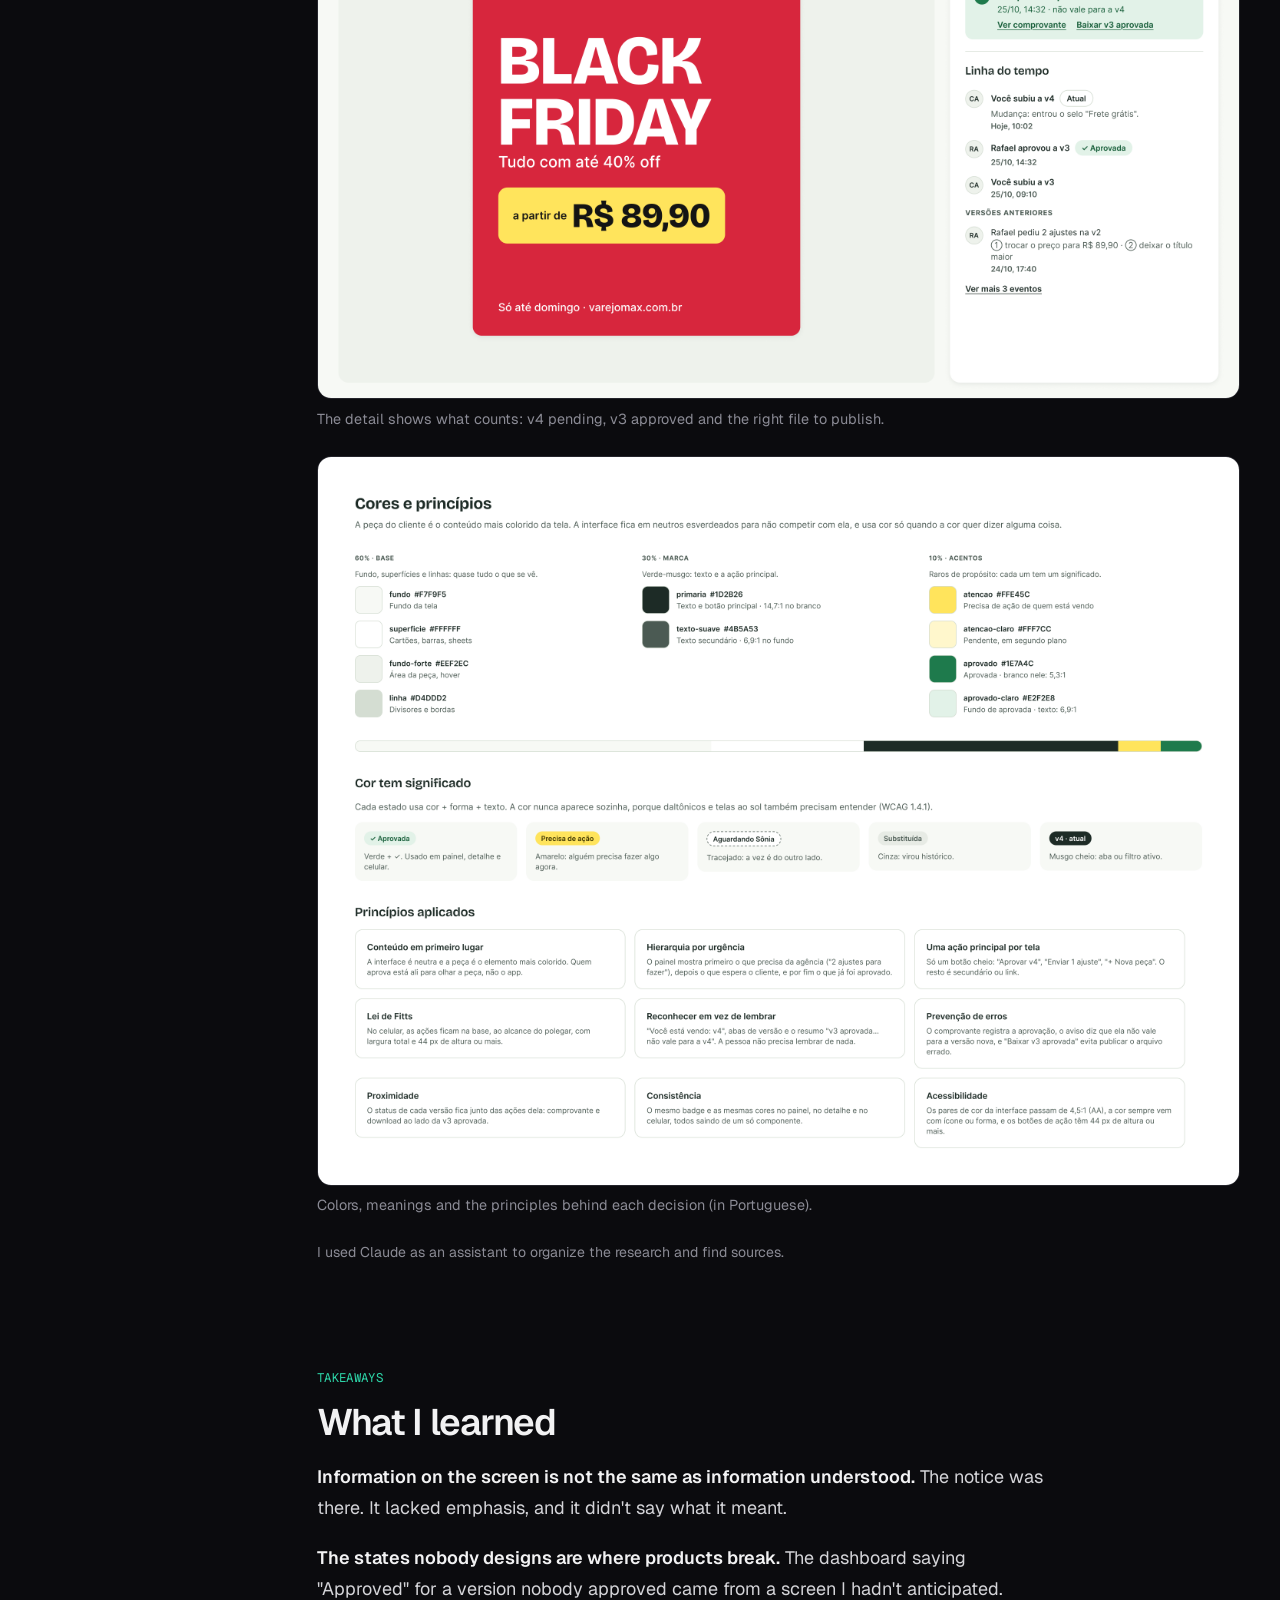
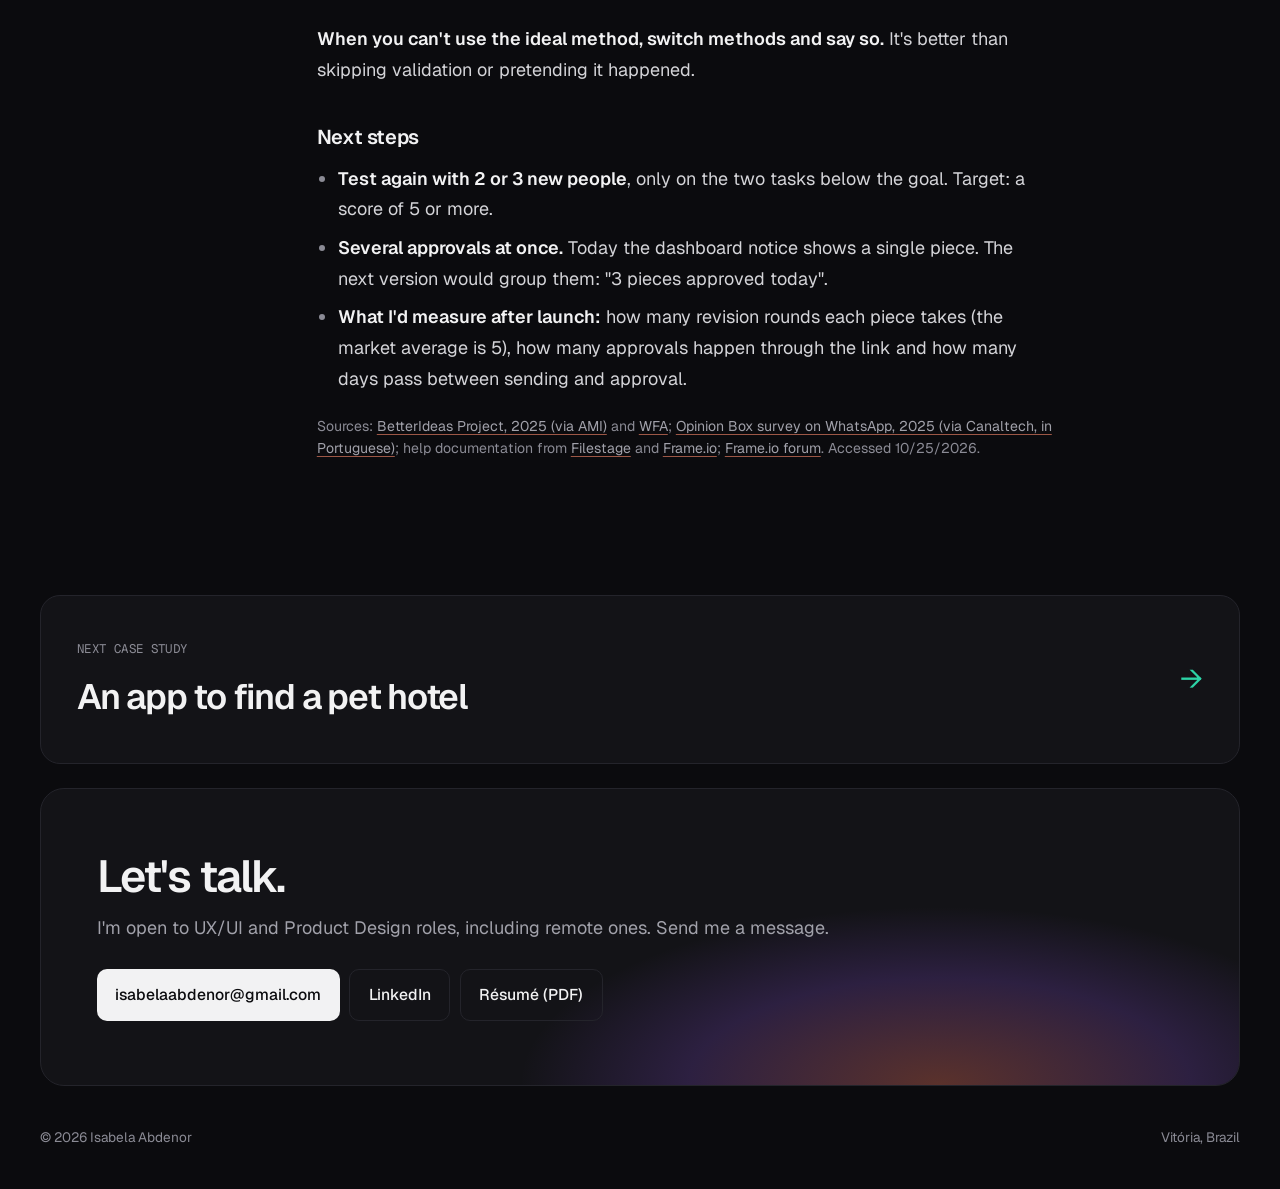
<file: en/aprova.html>
<!doctype html>
<html lang="en">
<head>
<meta charset="utf-8">
<meta name="viewport" content="width=device-width, initial-scale=1">
<title>Aprova: creative approval app — Isabela Abdenor</title>
<meta name="description" content="Independent study: an app for agencies and clients to approve creative work, with interviews, a usability test with 5 people, a redesign and final UI.">
<meta property="og:type" content="article">
<meta property="og:title" content="Aprova: creative approval between agency and client — Isabela Abdenor">
<meta property="og:description" content="Interviews, a usability test with 5 people and the redesign of a creative approval app.">
<meta property="og:image" content="https://isabelaabdenor-ctrl.github.io/img/aprova/capa.png">
<meta property="og:url" content="https://isabelaabdenor-ctrl.github.io/en/aprova.html">
<meta name="twitter:card" content="summary_large_image">
<link rel="alternate" hreflang="pt-BR" href="https://isabelaabdenor-ctrl.github.io/aprova.html">
<link rel="alternate" hreflang="en" href="https://isabelaabdenor-ctrl.github.io/en/aprova.html">
<link rel="alternate" hreflang="x-default" href="https://isabelaabdenor-ctrl.github.io/aprova.html">
<meta name="theme-color" content="#0b0b0e">
<link rel="preconnect" href="https://fonts.googleapis.com">
<link rel="preconnect" href="https://fonts.gstatic.com" crossorigin>
<link href="https://fonts.googleapis.com/css2?family=Geist:wght@300..800&family=Geist+Mono:wght@400;500&display=swap" rel="stylesheet">
<link rel="stylesheet" href="../case.css?v=2">
</head>
<body style="--accent: #2dd4a7">

<header class="bar">
  <div class="wrap">
    <a class="me" href="index.html">Isabela Abdenor</a>
    <nav aria-label="Main">
      <a href="index.html#cases">Work</a>
      <a href="index.html#about">About</a>
      <a href="#contact">Contact</a>
    </nav>
    <div class="right">
      <span class="pill open">Open to opportunities</span>
      <span class="lang" aria-label="Language"><a href="../aprova.html" lang="pt-BR" hreflang="pt-BR">PT</a><a aria-current="true" href="aprova.html" lang="en">EN</a></span>
    </div>
  </div>
</header>

<main>
  <div class="glow" aria-hidden="true"></div>

  <section class="case-top wrap">
    <a class="back" href="index.html#cases">← All case studies</a>
    <div class="tags"><span class="seal">Independent study</span><span class="yr">Concept product · October 2026</span></div>
    <h1>An app for agencies and clients to approve creative work</h1>
    <p class="lead">In Brazil, ads and social posts are approved over WhatsApp and email, and nobody is sure which version counts. I designed an app to fix that, tested it with 5 people and found that telling people the piece changed isn't enough: you have to tell them what happens to their approval.</p>

    <div class="numbers">
      <div><b>5</b><span>people interviewed, from both sides</span></div>
      <div><b>5</b><span>other people tested the prototype</span></div>
      <div><b>4 of 5</b><span>didn't know whether the old approval still counted</span></div>
      <div><b>10 → 1</b><span>issues found in my own review of the screens, from the 1st to the final version</span></div>
    </div>

    <dl class="facts">
      <div><dt>My role</dt><dd>I did everything on my own: research, testing, design and final UI</dd></div>
      <div><dt>When</dt><dd>October 2026</dd></div>
      <div><dt>Type</dt><dd>Concept product: Aprova is not a real app</dd></div>
      <div><dt>Platform</dt><dd>Phone for whoever approves, desktop for whoever sends</dd></div>
    </dl>

    <figure class="cover">
      <img src="../img/aprova/capa.png" alt="Aprova on desktop with v4 awaiting approval and v3 approved, and on the phone the notice 'Your approval of v3 does not apply to v4'" width="2400" height="1500">
    </figure>
  </section>

  <div class="layout wrap">
    <nav class="toc" aria-label="Case study sections">
      <p class="mono">In this case study</p>
      <ol>
        <li><a href="#resumo">Summary</a></li>
        <li><a href="#contexto">Why this problem</a></li>
        <li><a href="#entrevistas">1. Interviews</a></li>
        <li><a href="#mercado">2. What already exists</a></li>
        <li><a href="#desafio">The challenge</a></li>
        <li><a href="#teste">3. Prototype and test</a></li>
        <li><a href="#redesenho">The redesign</a></li>
        <li><a href="#validacao">4. Validating without new people</a></li>
        <li><a href="#visual">Final UI</a></li>
        <li><a href="#aprendi">What I learned</a></li>
      </ol>
    </nav>

    <article class="doc">

      <section id="resumo">
        <p class="mono num">30-second summary</p>
        <dl class="summary wide">
          <div><dt>The problem</dt><dd>Creative work is approved over WhatsApp and email, and nobody is sure which version counts or who approved it.</dd></div>
          <div><dt>What I found</dt><dd>Saying the piece changed isn't enough. Even with the notice on screen, 4 of 5 people didn't know whether their old approval still counted.</dd></div>
          <div><dt>What I proposed</dt><dd>Review by link with no account needed, comments pinned to the exact spot on the piece, an approval receipt and a clear rule: an approval only applies to the version approved.</dd></div>
        </dl>
      </section>

      <section id="contexto">
        <p class="mono num">Context</p>
        <h2>Why this problem</h2>
        <p>I know this problem first-hand from art direction: the piece goes out on WhatsApp, comes back with "change that color" and turns into "final_v3_FORREAL.png".</p>
        <p>And it isn't just my impression. In a study of 1,034 marketing and agency professionals from several countries:</p>
        <ul class="funnel plain wide">
          <li><b>5 rounds</b><span>on average before an idea is approved, up from 3 in 2007</span></li>
          <li><b>43%</b><span>of agencies say the right people are the ones approving</span></li>
          <li><b>30%</b><span>of agencies get clear feedback from the client</span></li>
        </ul>
        <div class="callout"><b>The limit of these numbers</b>The study measures the approval of campaign ideas, not of each piece, and it isn't Brazil-only. I use the numbers to show the size of the problem, not as a target for the product.</div>
        <p>In Brazil, this conversation happens on WhatsApp: 97% of users open the app every day, and 82% have already talked to businesses through it.</p>

        <h3>The research path, in 4 steps</h3>
        <ol class="flow wide">
          <li><b>What I assumed</b>"Brazilian clients only approve over WhatsApp."</li>
          <li><b>Interviews</b>The channel changes from client to client. <span class="x">I was only half right.</span></li>
          <li><b>Prototype test</b>The change notice was on screen, and still 4 of 5 were unsure.</li>
          <li class="key"><b>The finding</b>It's not enough to say the piece changed. You have to say what happens to the approval.</li>
        </ol>
      </section>

      <section id="entrevistas">
        <p class="mono num">Step 1</p>
        <h2>I talked to people who send and people who approve</h2>
        <p>I interviewed 5 people from both sides: an agency designer, a freelance designer, an account manager, a marketing manager and a communications coordinator. I asked each of them to walk me through, start to finish, the last piece they approved or sent for approval.</p>
        <p>All 5 conversations showed the same four problems:</p>
        <ol class="decisions wide">
          <li><b>Feedback arrives scattered</b>WhatsApp, email, voice notes, calls, meetings. At the agency, someone becomes a translator: "My job is to gather everything and turn it into a request the creative team can understand."</li>
          <li><b>Nobody knows which version counts</b>The "final" one is guessed from the file name or the last message. It has already been costly: a piece went out with the old price.</li>
          <li><b>It's unclear who has the final say</b>Someone else changes what had already been approved: "We made two versions without knowing which direction to follow."</li>
          <li><b>Tools get abandoned</b>When the client has to create an account to approve, they go back to messaging.</li>
        </ol>
        <div class="callout"><b>I was only half right</b>I thought the problem was Brazilian clients only approving over WhatsApp. But clients at large companies approved over email and Teams. The channel changes; what repeats is the lack of a reliable record of which version was approved, and by whom.</div>
      </section>

      <section id="mercado">
        <p class="mono num">Step 2</p>
        <h2>I looked at what already exists</h2>
        <p>Before designing, I checked how two well-known approval tools, Filestage and Frame.io, handle this. I read the public help documentation of both.</p>
        <div class="table-wrap wide">
          <table>
            <thead>
              <tr><th scope="col">What I looked for</th><th scope="col">Filestage</th><th scope="col">Frame.io</th><th scope="col">Aprova</th></tr>
            </thead>
            <tbody>
              <tr><th scope="row">Client reviews without creating an account</th><td class="yes">Yes</td><td class="yes">Yes</td><td class="yes">Yes</td></tr>
              <tr><th scope="row">Explains what happens to an approval when a new version is uploaded</th><td class="no">Not found in the docs</td><td class="no">Not found in the docs</td><td class="yes">Yes, it's the focus</td></tr>
            </tbody>
          </table>
        </div>
        <p>In other words: approving without an account wouldn't be a differentiator, since both already do it. The open space was <strong>making clear what counts when the piece changes</strong>.</p>
        <div class="callout"><b>Even the biggest stumble on the link</b>On Frame.io's official forum there are 2025 reports of clients who couldn't comment through the review link. The moment the client opens the link is the most fragile point of the whole process.</div>
      </section>

      <section id="desafio">
        <p class="mono num">The challenge</p>
        <h2>How might we know which version was approved, and by whom?</h2>
        <p>And in a way that lets the client approve right on the piece, through a link, without creating an account. For the first version of the app, I picked what solved the four problems with the least effort for the client:</p>
        <div class="cols wide">
          <div>
            <h4>In</h4>
            <ul>
              <li><strong>A review link with no login</strong>, to send on WhatsApp and open on a phone.</li>
              <li><strong>Comments on the exact spot of the piece</strong>, saved on the version where they were made.</li>
              <li><strong>One designated approver</strong>: others comment, only one approves.</li>
              <li><strong>An approval badge</strong> showing who approved and when.</li>
              <li><strong>A notice</strong> when the piece changes after being approved.</li>
            </ul>
          </div>
          <div class="off">
            <h4>Left for later</h4>
            <ul>
              <li>Review by department, like legal and sales.</li>
              <li>Comparing two versions side by side.</li>
              <li>Importing comments from WhatsApp.</li>
            </ul>
            <p>They matter, but they're expensive. First, the app needed to prove that clients actually use the link.</p>
          </div>
        </div>
      </section>

      <section id="teste">
        <p class="mono num">Step 3</p>
        <h2>Prototype and test with 5 people</h2>
        <p>I built a clickable prototype in Figma with 22 screens, still in grayscale. That was on purpose: I wanted to test the flow before working on the visuals. The screens are in Portuguese.</p>

        <ul class="screens wide">
          <li><img src="../img/aprova/lofi-revisao.png" alt="Wireframe: the client opens the link and sees the piece with Request changes and Approve buttons" width="390" height="844" loading="lazy"><p class="cap"><b>Review</b>The client opens the link on a phone.</p></li>
          <li><img src="../img/aprova/lofi-comentar.png" alt="Wireframe: a numbered pin on the price and the comment 'Change the price to R$ 89.90'" width="390" height="844" loading="lazy"><p class="cap"><b>Comment</b>The request is pinned to a spot on the piece.</p></li>
          <li><img src="../img/aprova/lofi-enviado.png" alt="Wireframe: Changes sent confirmation" width="390" height="844" loading="lazy"><p class="cap"><b>Sent</b>The new version arrives on the same link.</p></li>
          <li><img src="../img/aprova/antes-aviso.png" alt="Wireframe: dashed notice 'This piece changed after your approval'" width="390" height="844" loading="lazy"><p class="cap"><b>Changed</b>The first change notice.</p></li>
        </ul>

        <p>I tested with 5 people who hadn't taken part in the interviews: 3 from the agency side and 2 from the client side. After each task, the person rated how easy it was from 1 to 7. The goal was an average of 5 or more on every task.</p>

        <figure class="chart wide">
          <h4>How easy each task was</h4>
          <p class="how">Average score from 1 (very hard) to 7 (very easy). The dashed line is the goal: 5.</p>
          <ul class="bars">
            <li><span class="lab">Agency · Check a change</span><span class="track"><span class="fill" style="--v:80%"></span><span class="limit" style="--l:57.1%"></span><span class="val" style="--v:80%">7.0</span></span></li>
            <li><span class="lab">Agency · Find the piece</span><span class="track"><span class="fill" style="--v:76.6%"></span><span class="limit" style="--l:57.1%"></span><span class="val" style="--v:76.6%">6.7</span></span></li>
            <li><span class="lab">Agency · See the status</span><span class="track"><span class="fill" style="--v:76.6%"></span><span class="limit" style="--l:57.1%"></span><span class="val" style="--v:76.6%">6.7</span></span></li>
            <li><span class="lab">Client · Request a change</span><span class="track"><span class="fill" style="--v:74.3%"></span><span class="limit" style="--l:57.1%"></span><span class="val" style="--v:74.3%">6.5</span></span></li>
            <li><span class="lab">Client · Approve</span><span class="track"><span class="fill" style="--v:68.6%"></span><span class="limit" style="--l:57.1%"></span><span class="val" style="--v:68.6%">6.0</span></span></li>
            <li><span class="lab">Agency · See the history</span><span class="track"><span class="fill" style="--v:57.1%"></span><span class="limit" style="--l:57.1%"></span><span class="val" style="--v:57.1%">5.0</span></span></li>
            <li><span class="lab">Agency · Final status</span><span class="track"><span class="fill" style="--v:57.1%"></span><span class="limit" style="--l:57.1%"></span><span class="val" style="--v:57.1%">5.0</span></span></li>
            <li><span class="lab"><b>Client · Notice it changed</b></span><span class="track"><span class="fill hl" style="--v:51.4%"></span><span class="limit" style="--l:57.1%"></span><span class="val" style="--v:51.4%">4.5</span></span></li>
            <li><span class="lab"><b>Agency · Spot the change</b></span><span class="track"><span class="fill hl" style="--v:45.7%"></span><span class="limit" style="--l:57.1%"></span><span class="val" style="--v:45.7%">4.0</span></span></li>
          </ul>
          <p class="legend-line"><span><i class="hl"></i>below the goal</span><span><i class="lim"></i>goal: 5</span></p>
        </figure>

        <p>The main flow worked. The two scores below the goal happened at the same moment: <strong>when the piece changes after being approved</strong>. The issues that came up:</p>
        <ul class="funnel plain wide">
          <li><b>4 of 5</b><span>didn't know whether the old approval still counted after the change</span></li>
          <li><b>4 of 5</b><span>struggled to tell the approved version from the newest one</span></li>
          <li><b>2 of 5</b><span>missed a clear confirmation that the piece was approved</span></li>
        </ul>
        <blockquote class="quote">"The most confusing part was understanding whether the previous approval was still valid after a change."<cite>Test participant, client side (translated from Portuguese)</cite></blockquote>

        <div class="insight wide">
          <p class="mono">The finding</p>
          <p>The change notice was already on screen. What was missing was saying what it meant for the approval.</p>
        </div>
        <div class="callout"><b>Limits of this test</b>The agency tasks were adapted from the original script, and task time wasn't measured. With 5 people, I write "4 of 5", not percentages.</div>
      </section>

      <section id="redesenho">
        <p class="mono num">Solution</p>
        <h2>The redesign</h2>
        <p>The problem didn't call for a new feature. It called for the screen to state <strong>the consequence</strong>, not just the fact. Drag the slider to compare the notice before and after the test.</p>

        <div class="compare wide">
          <div class="compare-frame" style="--pos: 50%">
            <img src="../img/aprova/antes-aviso.png" alt="Before: dashed strip 'This piece changed after your approval'" width="390" height="844">
            <div class="c-depois"><img src="../img/aprova/depois-aviso.png" alt="After: heading 'Your approval of v3 does not apply to v4. Review and approve again.'" width="390" height="844"></div>
            <div class="c-handle" aria-hidden="true"><span></span></div>
            <span class="c-lab l" aria-hidden="true">Before</span>
            <span class="c-lab r" aria-hidden="true">After</span>
            <input type="range" min="0" max="100" value="50" aria-label="Compare the notice before and after the test">
          </div>
          <ul class="compare-notes">
            <li><b>Before</b>A dashed strip, with the same weight as the rest of the screen, said the piece had changed. It didn't say what to do.</li>
            <li><b>After</b>The notice becomes the screen's heading and states the consequence: "Your approval of v3 does not apply to v4. Review and approve again."</li>
          </ul>
        </div>

        <h3>What changed</h3>
        <ol class="decisions wide">
          <li><b>The screen says which version you're viewing</b>"You're viewing: v4 · not approved" (v4 is the piece's 4th version), with tabs to open each version.</li>
          <li><b>Both versions appear together</b>v4 awaiting approval and v3 approved, with a note that it "does not apply to v4".</li>
          <li><b>The history became a timeline</b>Who did what, when, and the state of each version: current, approved or replaced.</li>
          <li><b>The approval became a receipt</b>Piece, version, who approved, when and a code. The agency gets notified and can download the approved version.</li>
        </ol>

        <div class="pair wide">
          <figure class="figure"><img src="../img/aprova/antes-detalhe.png" alt="Before: piece detail with a dashed card 'v4 awaiting Rafael' and a list-style history" width="1440" height="900" loading="lazy"><figcaption>Before: "the v3 approval remains in the history" could be read as "is still valid".</figcaption></figure>
          <figure class="figure"><img src="../img/aprova/depois-detalhe.png" alt="After: version tabs, a card with v4 awaiting and v3 approved that does not apply to v4, and a timeline" width="1440" height="900" loading="lazy"><figcaption>After: both versions side by side, version tabs and a timeline.</figcaption></figure>
        </div>
      </section>

      <section id="validacao">
        <p class="mono num">Step 4</p>
        <h2>How I validated without new people</h2>
        <p>I couldn't recruit new people to test again. Instead of skipping this step, I switched methods:</p>
        <ul>
          <li><strong>Heuristic evaluation:</strong> I reviewed the screens against Nielsen's heuristics, a classic list of usability best practices.</li>
          <li><strong>Step-by-step walkthrough</strong> (the technical name is cognitive walkthrough): I redid the two failed tasks as if I were the person using it, in the old version and in the new one.</li>
        </ul>
        <ol class="funnel wide">
          <li><b>10</b><span>issues in the 1st version, 1 of them severe enough to block use</span></li>
          <li><b>5</b><span>issues in the 2nd version, after the redesign</span></li>
          <li class="key"><b>1</b><span>issue in the final version, cosmetic only</span></li>
        </ol>
        <details class="details wide">
          <summary>See issues by severity</summary>
          <div class="table-wrap">
            <table>
              <thead>
                <tr><th scope="col">Severity</th><th scope="col">1st version</th><th scope="col">2nd version</th><th scope="col">Final version</th></tr>
              </thead>
              <tbody>
                <tr><th scope="row">Blocks use</th><td>1</td><td>0</td><td>0</td></tr>
                <tr><th scope="row">Major</th><td>4</td><td>1</td><td>0</td></tr>
                <tr><th scope="row">Minor</th><td>4</td><td>1</td><td>0</td></tr>
                <tr><th scope="row">Cosmetic</th><td>1</td><td>3</td><td>1</td></tr>
              </tbody>
            </table>
          </div>
        </details>
        <p>The evaluation found something the test didn't: <strong>in the 1st version, when a new version was uploaded, the dashboard still said "Approved"</strong>. The agency could publish a file nobody had approved. It was a state I simply hadn't designed.</p>
        <p>It also found issues in the redesign itself. The main one: with a new version pending, the agency couldn't download the approved version. In the final version I fixed that, gave each status color a single meaning and adjusted text that had too little contrast to read comfortably.</p>
        <div class="callout"><b>The limit of this method</b>The recommendation is 3 to 5 evaluators. Here it was just me, and I also designed the screens. The evaluation doesn't replace a new test with people, which is still the next step.</div>
      </section>

      <section id="visual">
        <p class="mono num">Interface</p>
        <h2>The final UI</h2>
        <p>With the flow validated, I designed the final version starting from one question: <strong>what does color need to say?</strong></p>

        <ul class="screens wide">
          <li><img src="../img/aprova/ui-revisao.png" alt="Final screen: Agência Norte requested approval of the Black Friday Post v3, with Request changes and Approve v3 buttons" width="780" height="1688" loading="lazy"><p class="cap"><b>Review</b>The piece comes first.</p></li>
          <li><img src="../img/aprova/ui-comentar.png" alt="Final screen: yellow pin on the price and the comment 'Change the price to R$ 89.90'" width="780" height="1688" loading="lazy"><p class="cap"><b>Comment on a spot</b>One main action: send.</p></li>
          <li><img src="../img/aprova/ui-mudou.png" alt="Final screen: yellow notice 'Your approval of v3 does not apply to v4' above the v4 piece" width="780" height="1688" loading="lazy"><p class="cap"><b>Changed after approval</b>The only strong yellow in the app.</p></li>
          <li><img src="../img/aprova/ui-comprovante.png" alt="Final screen: Version 3 approved, with an approval receipt and code" width="780" height="1688" loading="lazy"><p class="cap"><b>Receipt</b>The approval is on record.</p></li>
        </ul>

        <ul>
          <li><strong>The piece is the star.</strong> Whoever approves is there to look at the piece, which is the most colorful element on screen. Everything else stays neutral and only uses color when color means something.</li>
          <li><strong>The 60-30-10 rule.</strong> About 60% of the screen is a neutral background, 30% is moss green (text and main button) and 10% is accents. Because accents are rare, they stand out.</li>
          <li><strong>Each color has one meaning, and never appears alone.</strong> Green with ✓ means approved; yellow, someone needs to act; dashed, it's the other side's turn; gray, it's now history.</li>
        </ul>
        <div class="callout"><b>The yellow mistake</b>In the first draft, the "v4 awaiting" block used the same yellow as the price tag on the piece, and the two competed for attention. I kept the strong yellow only for the notice to the client.</div>

        <figure class="figure wide"><img src="../img/aprova/ui-painel.png" alt="Agency dashboard: notice 'Rafael approved the Black Friday Post (v3)', search and a table of pieces sorted by urgency" width="2400" height="1500" loading="lazy"><figcaption>The dashboard follows urgency: first what depends on the agency, then what's waiting on the client and, last, what's already approved.</figcaption></figure>
        <figure class="figure wide"><img src="../img/aprova/ui-detalhe.png" alt="Piece detail: version tabs, v4 awaiting Rafael, v3 approved that does not apply to v4 with View receipt and Download approved v3 links, and a timeline" width="2400" height="1500" loading="lazy"><figcaption>The detail shows what counts: v4 pending, v3 approved and the right file to publish.</figcaption></figure>
        <figure class="figure wide"><img src="../img/aprova/cores-principios.png" alt="Color and principles board: 60-30-10 palette, meaning of each state and nine applied principles" width="2400" height="1896" loading="lazy"><figcaption>Colors, meanings and the principles behind each decision (in Portuguese).</figcaption></figure>

        <p class="source">I used Claude as an assistant to organize the research and find sources.</p>
      </section>

      <section id="aprendi">
        <p class="mono num">Takeaways</p>
        <h2>What I learned</h2>
        <p><strong>Information on the screen is not the same as information understood.</strong> The notice was there. It lacked emphasis, and it didn't say what it meant.</p>
        <p><strong>The states nobody designs are where products break.</strong> The dashboard saying "Approved" for a version nobody approved came from a screen I hadn't anticipated.</p>
        <p><strong>When you can't use the ideal method, switch methods and say so.</strong> It's better than skipping validation or pretending it happened.</p>

        <h3>Next steps</h3>
        <ul>
          <li><strong>Test again with 2 or 3 new people</strong>, only on the two tasks below the goal. Target: a score of 5 or more.</li>
          <li><strong>Several approvals at once.</strong> Today the dashboard notice shows a single piece. The next version would group them: "3 pieces approved today".</li>
          <li><strong>What I'd measure after launch:</strong> how many revision rounds each piece takes (the market average is 5), how many approvals happen through the link and how many days pass between sending and approval.</li>
        </ul>

        <p class="source">Sources: <a href="https://ami.org.au/knowledge-hub/almost-a-guarantee-for-setting-money-on-fire-1000-marketers-agencies-and-betterbriefs-on-broken-creative-ideation-evaluation-its-crippling-impact-on-effectiveness-and-h/">BetterIdeas Project, 2025 (via AMI)</a> and <a href="https://wfanet.org/knowledge/item/2025/04/18/what-s-holding-back-brilliant-ideas">WFA</a>; <a href="https://canaltech.com.br/apps/o-que-os-brasileiros-mais-fazem-no-whatsapp-segundo-pesquisa/">Opinion Box survey on WhatsApp, 2025 (via Canaltech, in Portuguese)</a>; help documentation from <a href="https://help.filestage.io/fr/articles/9112521-how-to-share-content-with-reviewers-and-control-their-permissions">Filestage</a> and <a href="https://help.frame.io/en/articles/1161479-review-links-explained-for-clients-legacy">Frame.io</a>; <a href="https://forum.frame.io/t/commenting-for-external-clients-via-review-links-appears-broken-even-on-pro-plan/2645">Frame.io forum</a>. Accessed 10/25/2026.</p>
      </section>

    </article>
  </div>

  <div class="wrap">
    <a class="next" href="pet.html">
      <span><span class="mono">Next case study</span><b>An app to find a pet hotel</b></span>
      <span class="arrow" aria-hidden="true">→</span>
    </a>

    <section class="contact" id="contact">
      <h2>Let's talk.</h2>
      <p>I'm open to UX/UI and Product Design roles, including remote ones. Send me a message.</p>
      <div class="links">
        <a class="btn" href="mailto:isabelaabdenor@gmail.com">isabelaabdenor@gmail.com</a>
        <a class="btn ghost" href="https://www.linkedin.com/in/isabelaabdenor/">LinkedIn</a>
        <a class="btn ghost" href="../resume-isabela-abdenor.pdf">Résumé (PDF)</a>
      </div>
    </section>
    <footer class="foot"><span>© 2026 Isabela Abdenor</span><span>Vitória, Brazil</span></footer>
  </div>
</main>

<script src="../case.js?v=2"></script>
</body>
</html>
</file>
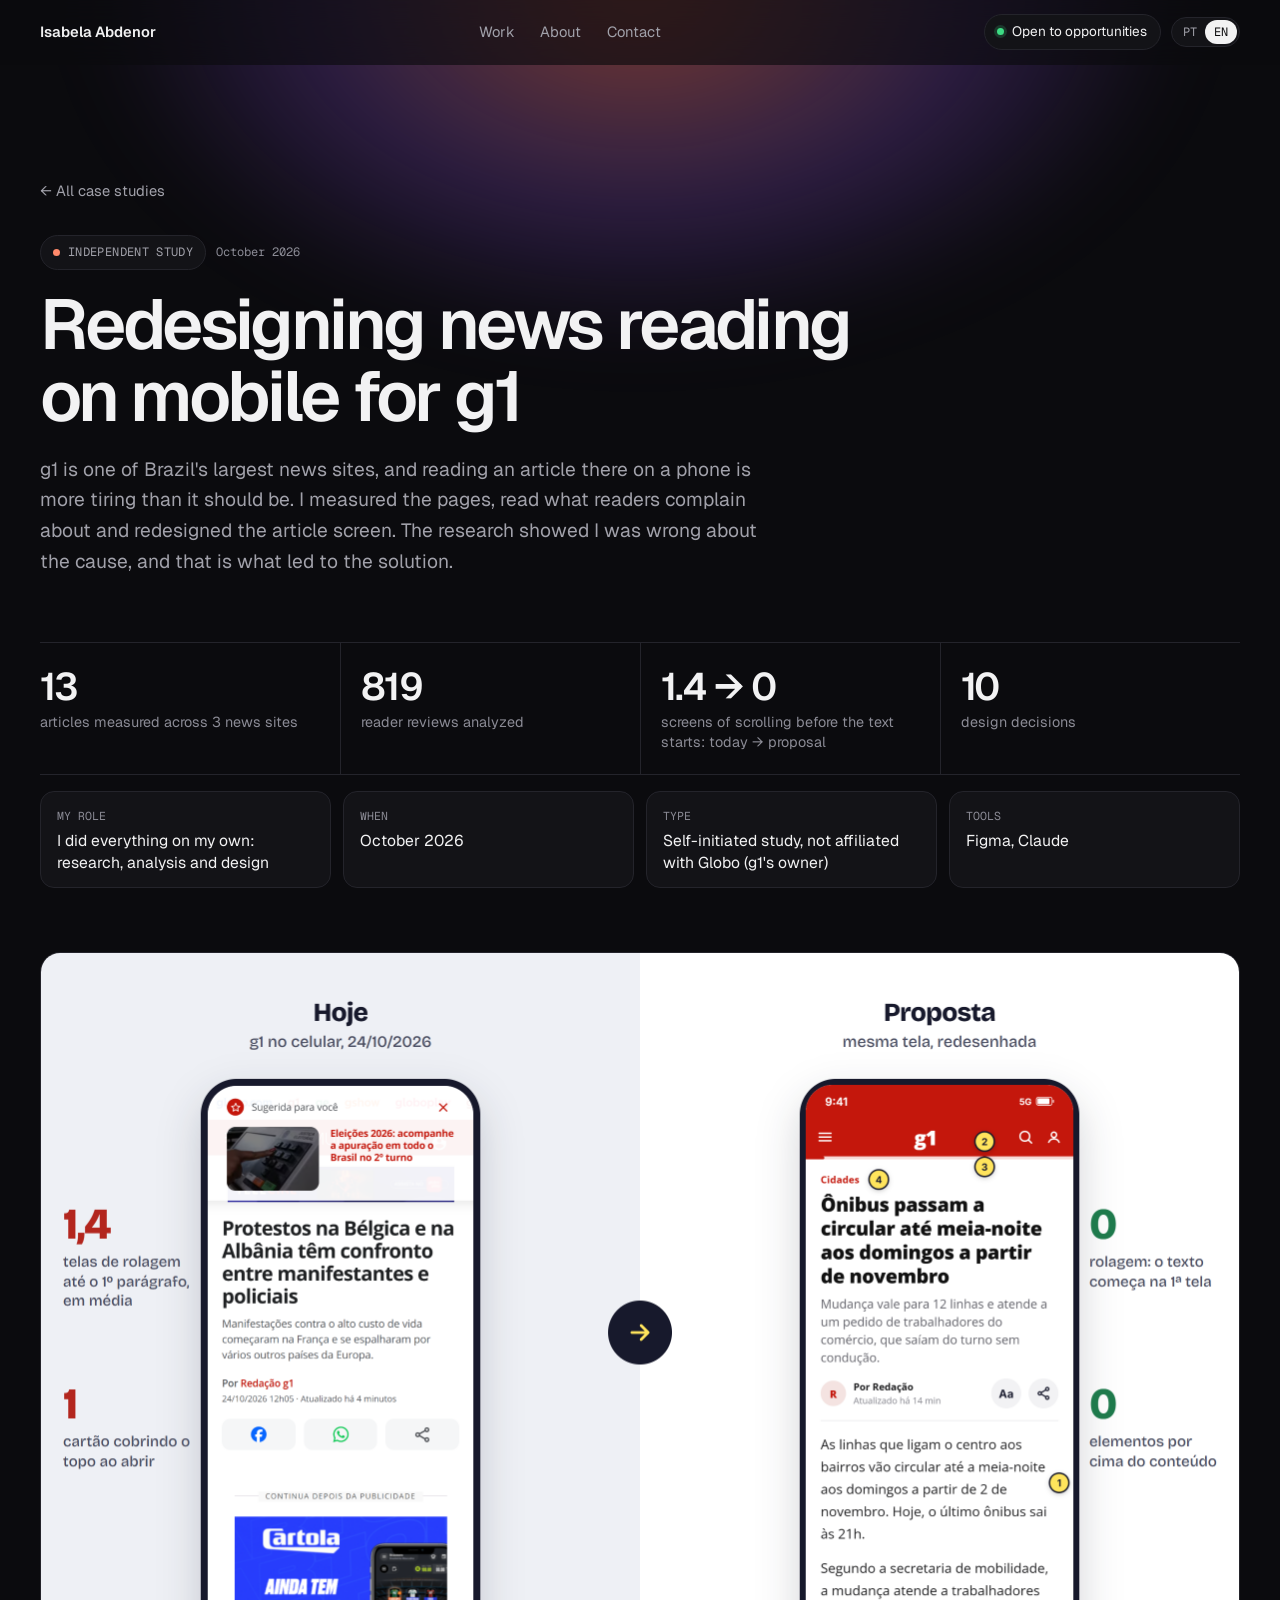
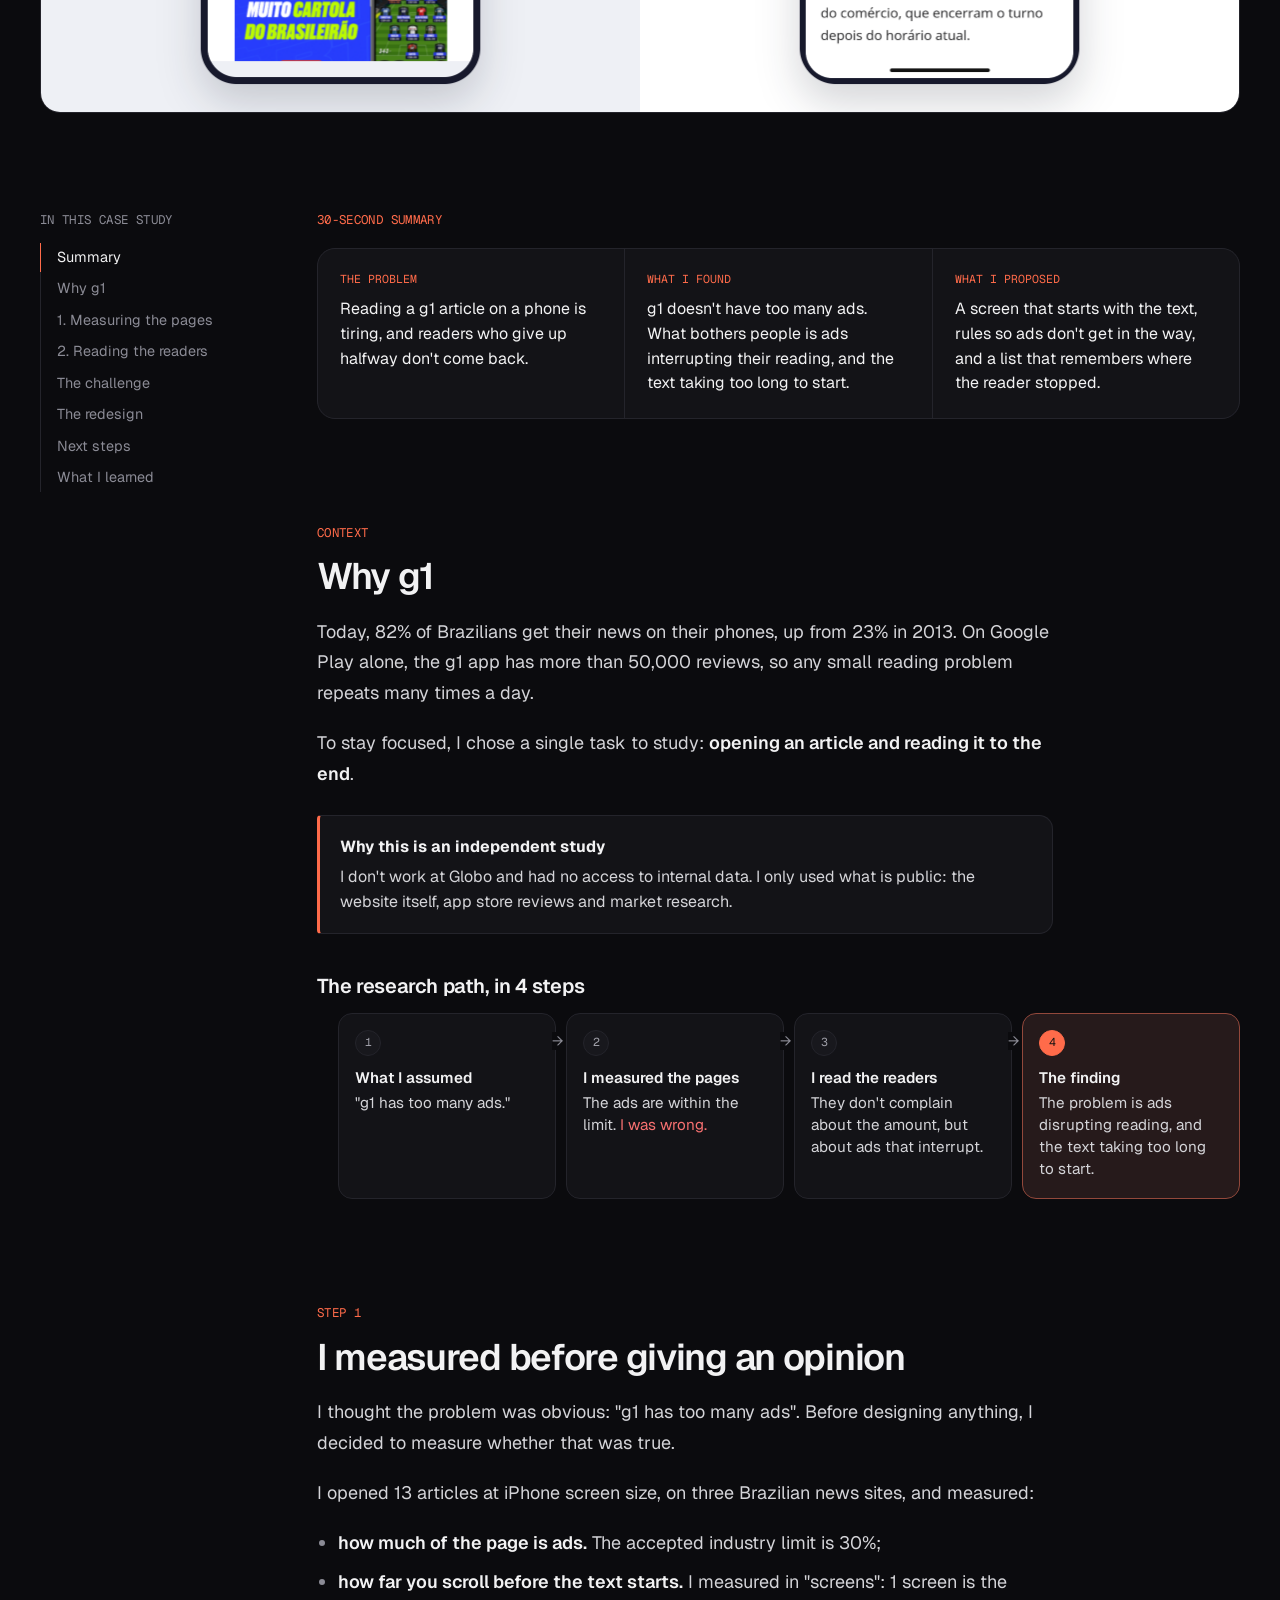
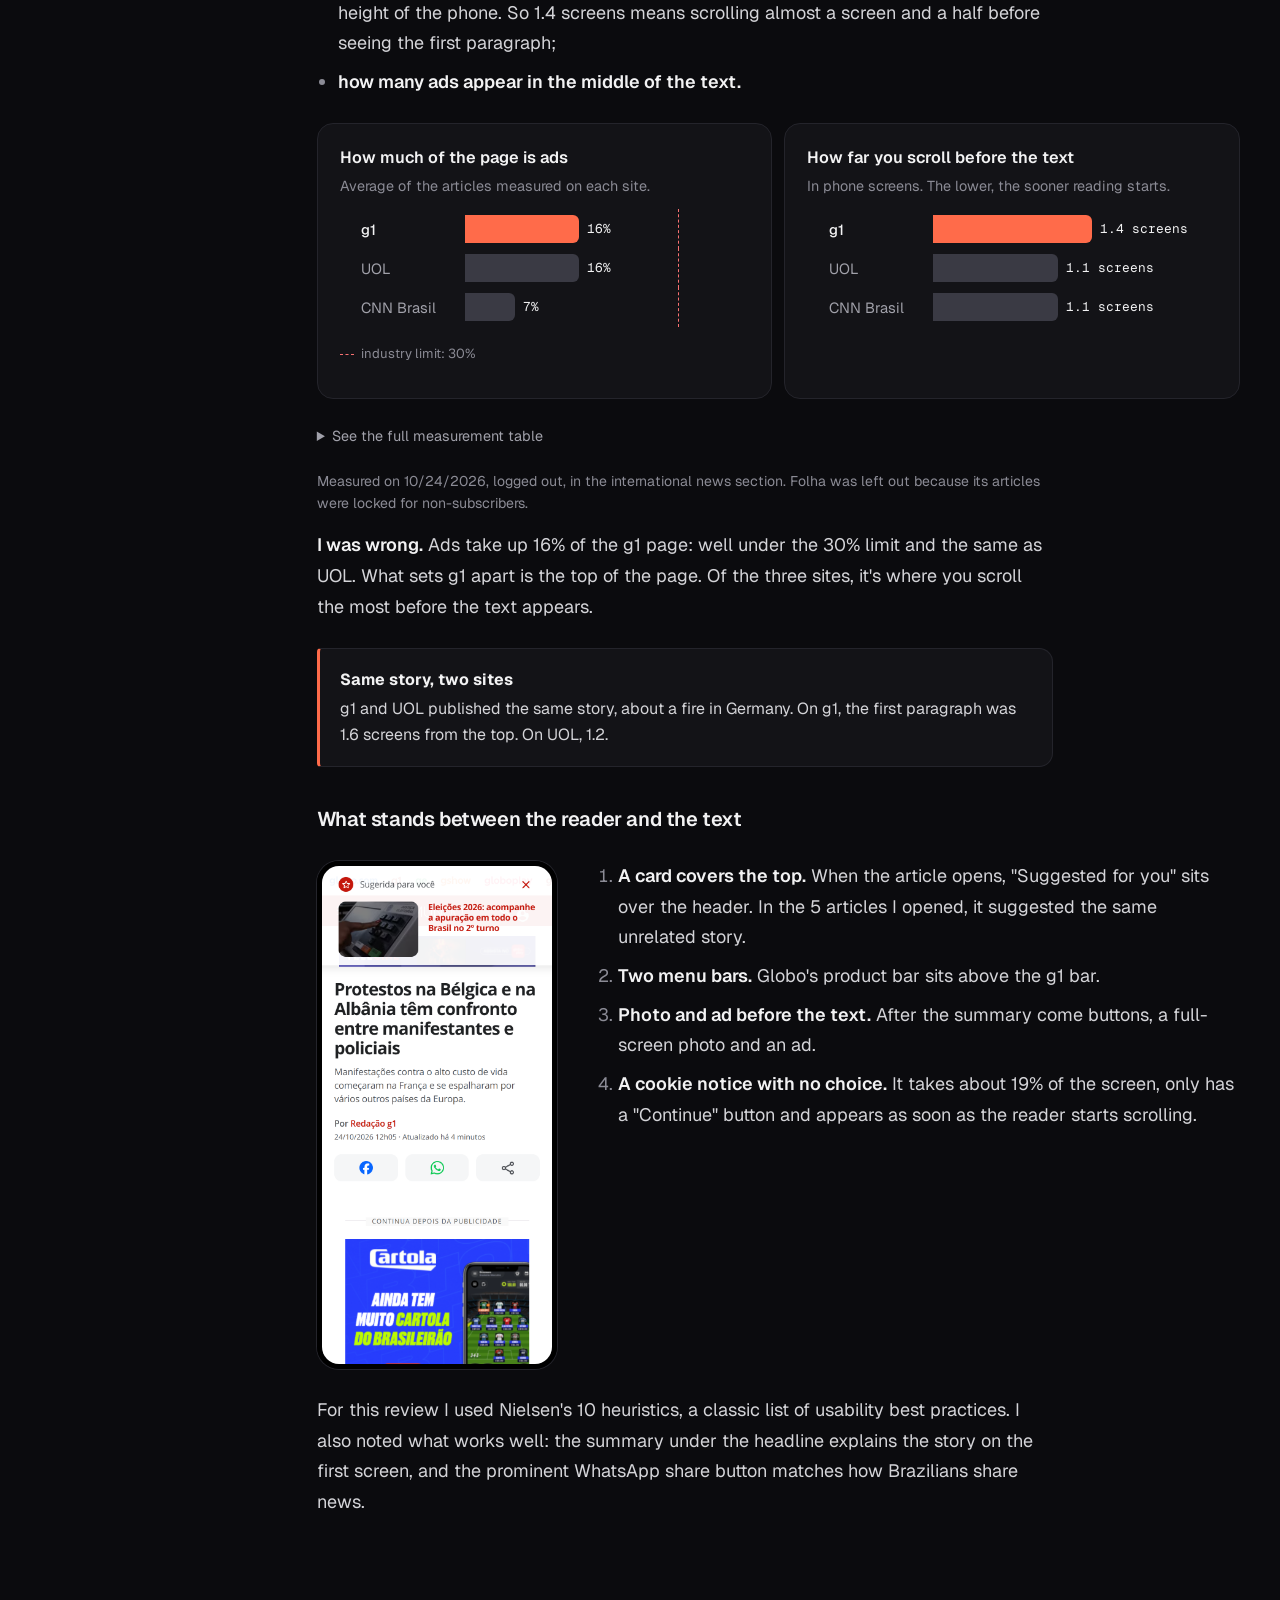
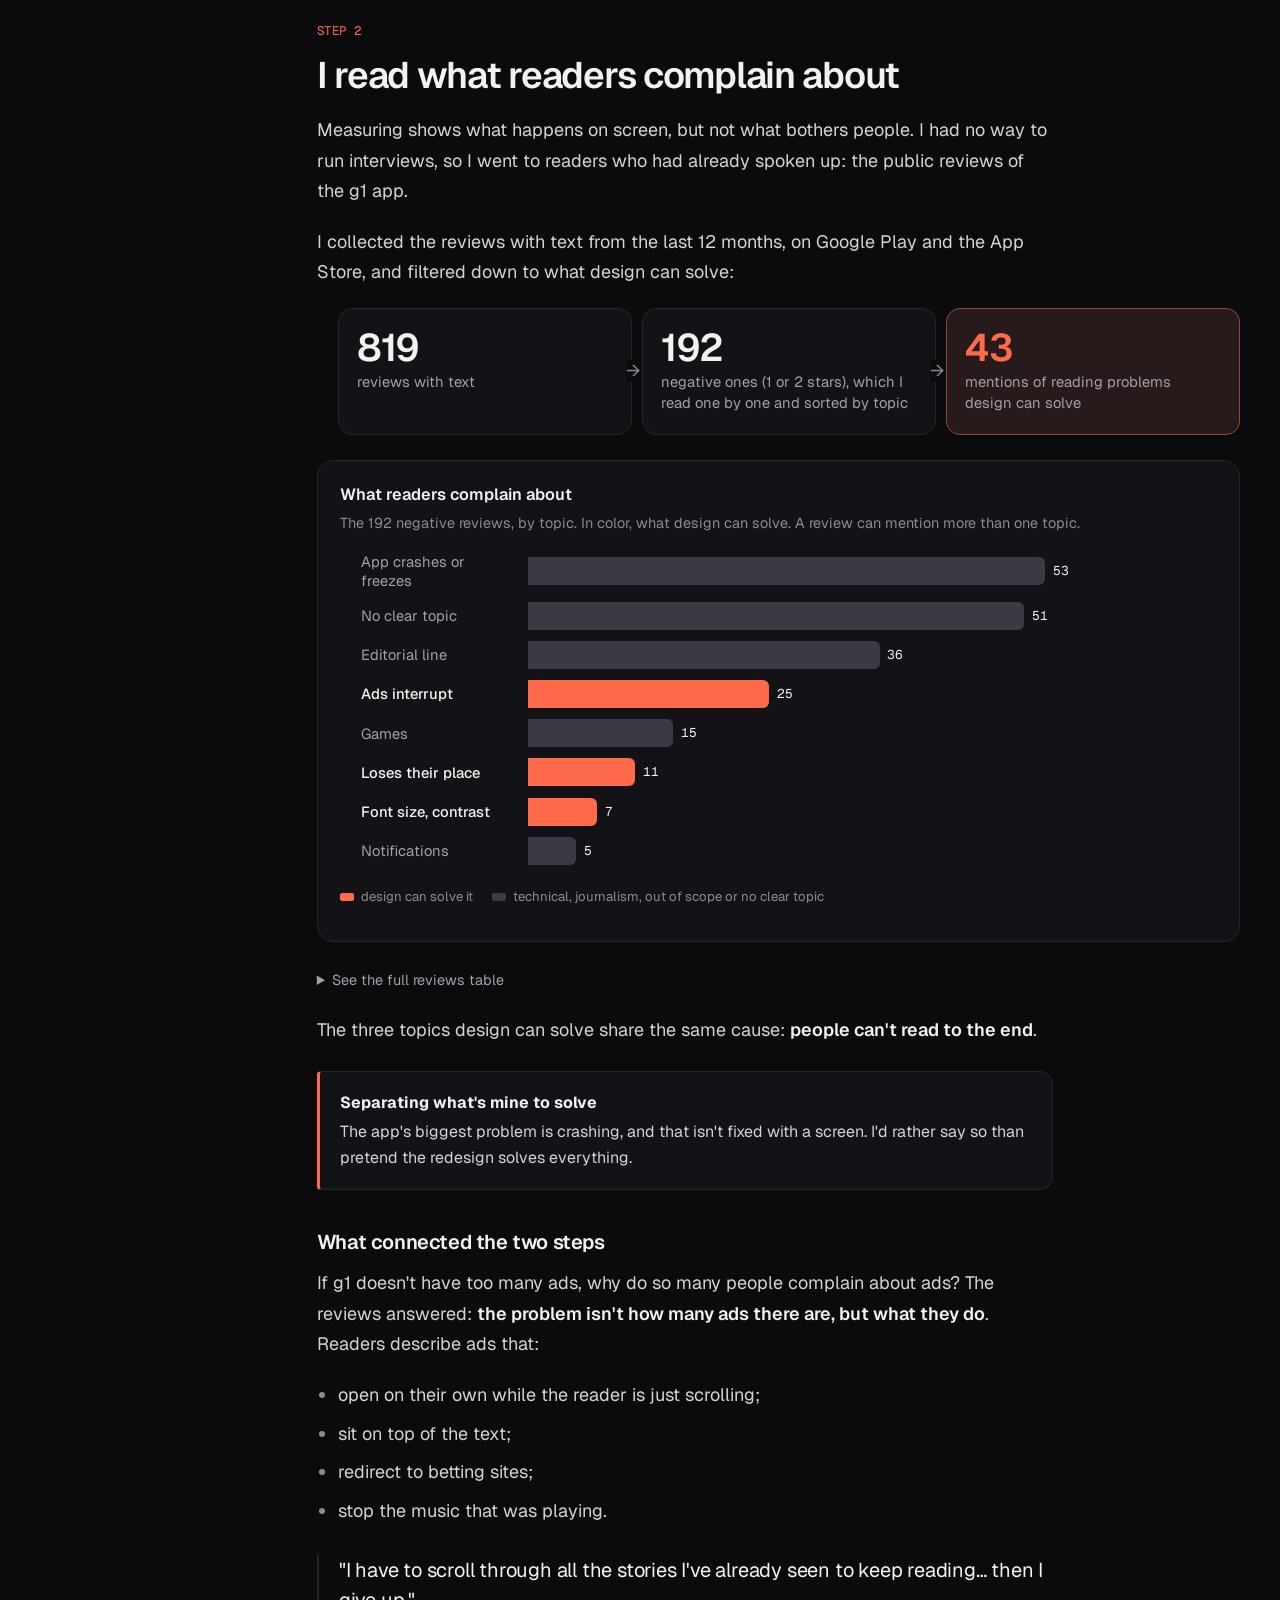
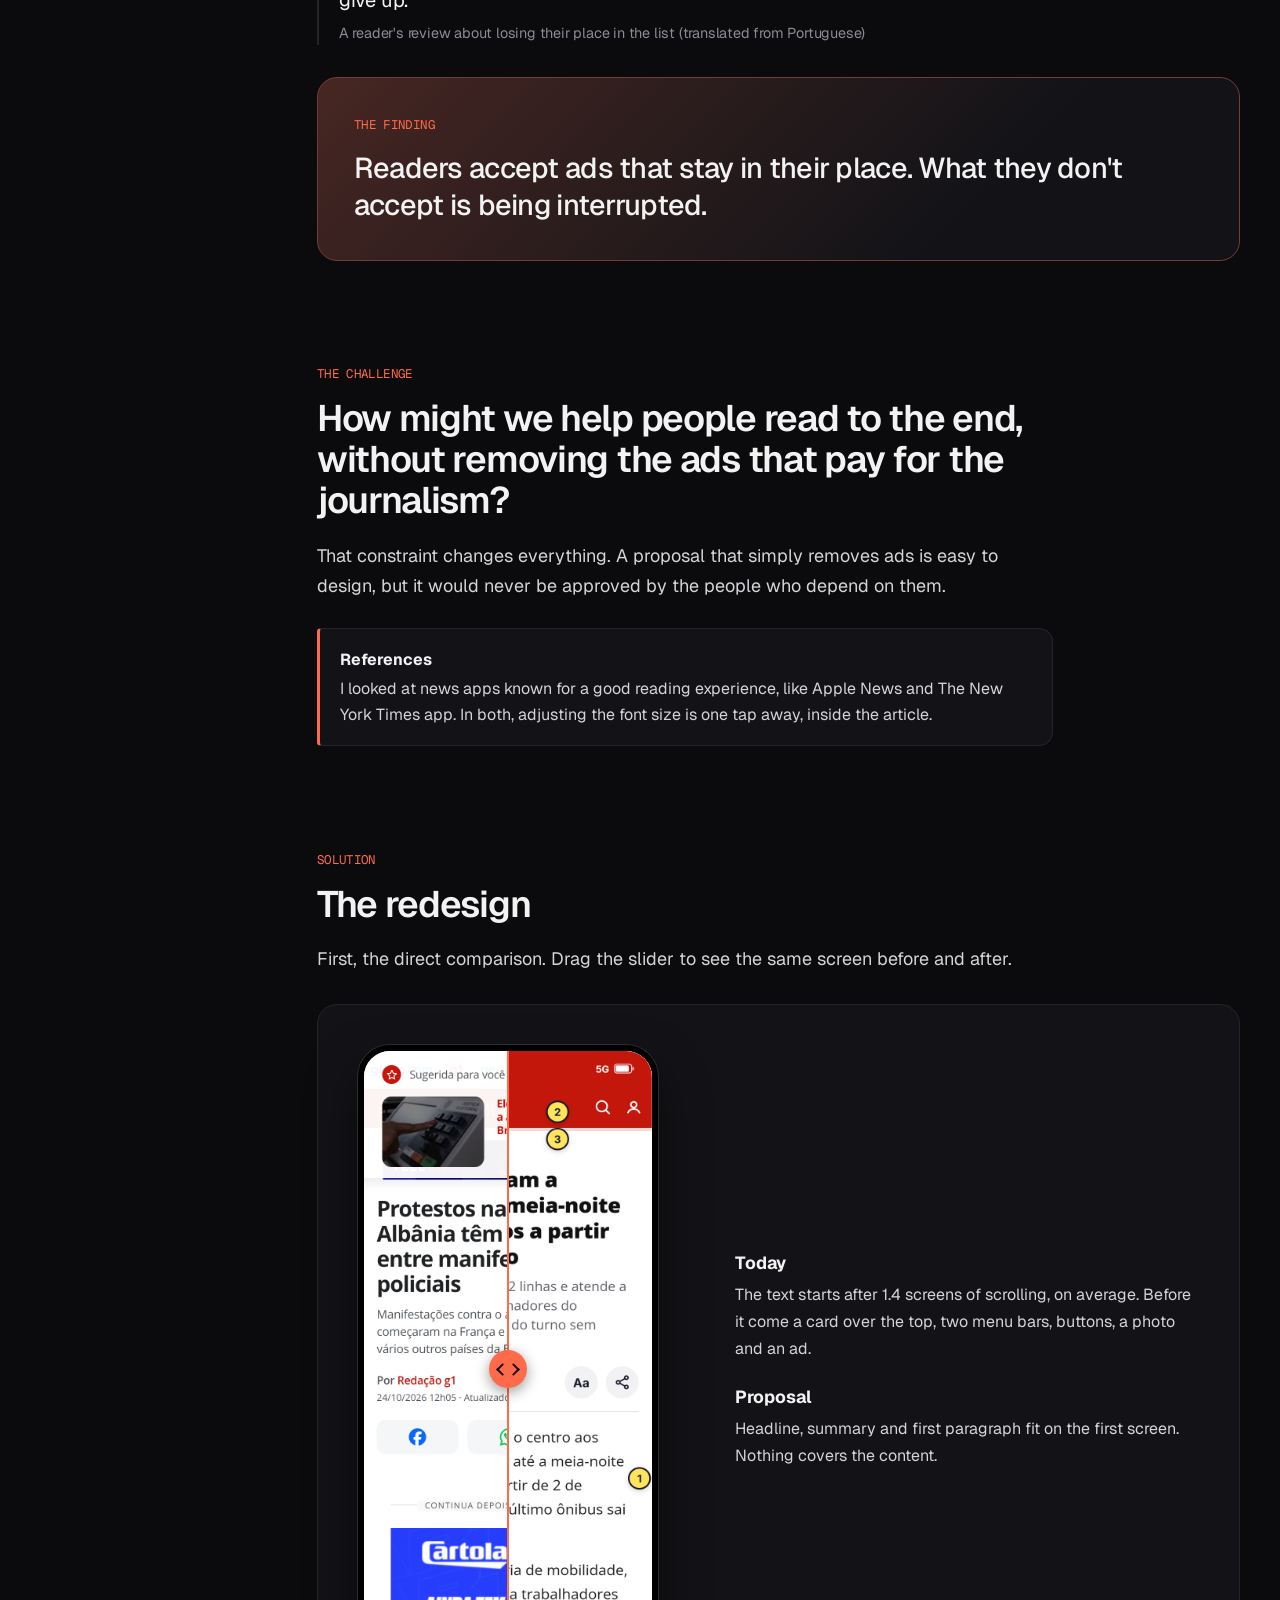
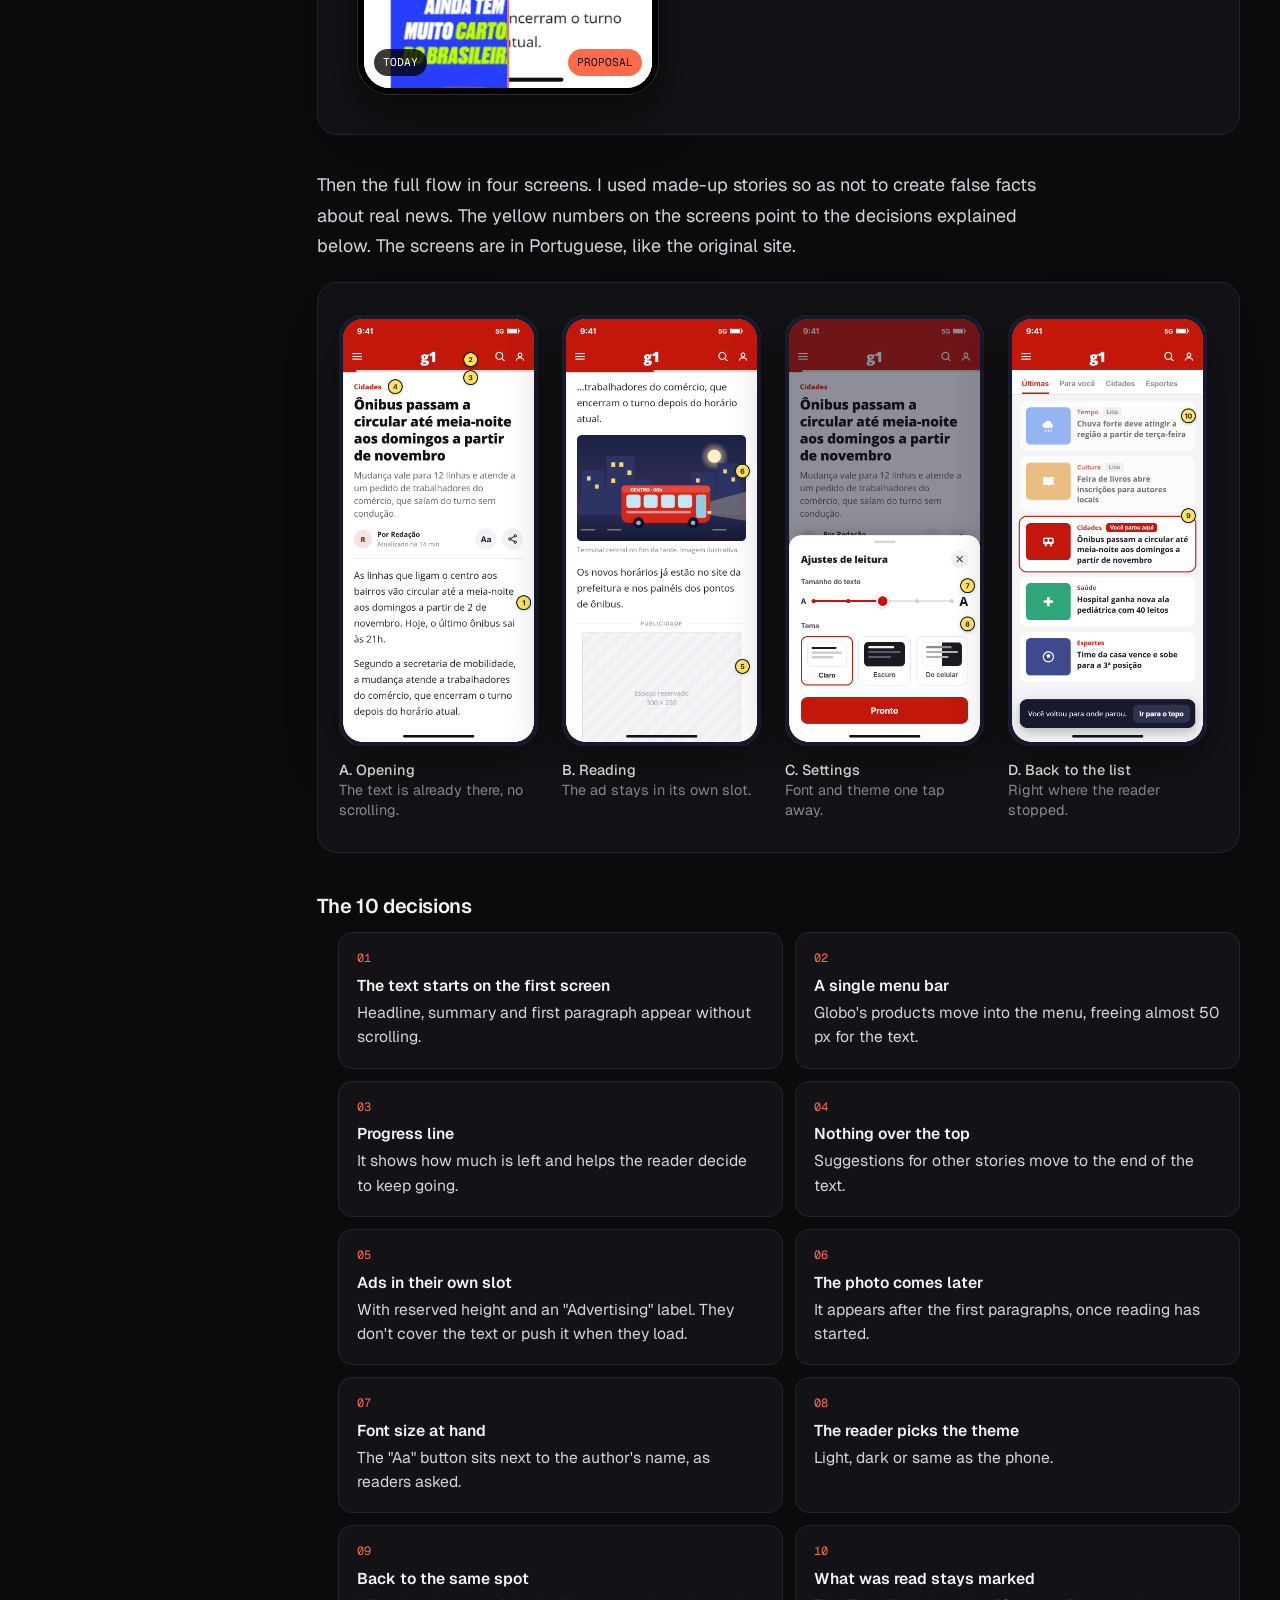
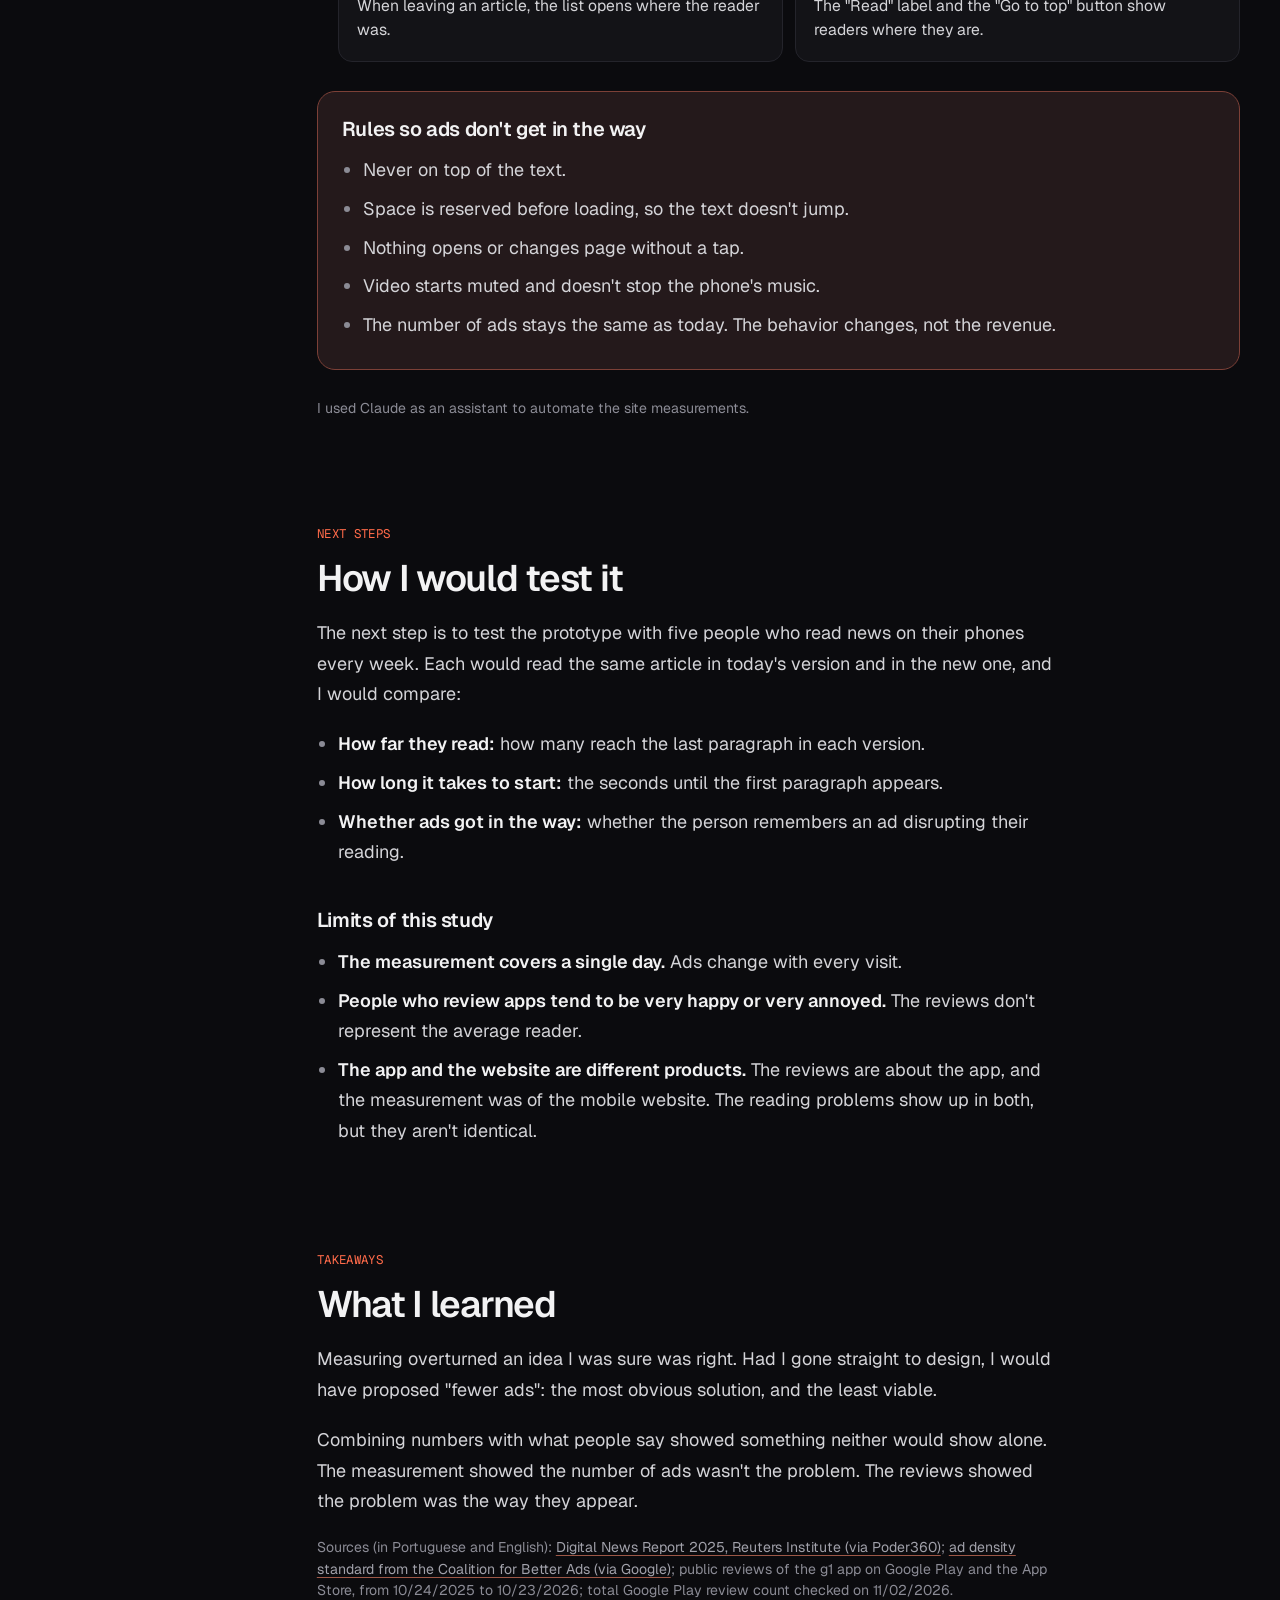
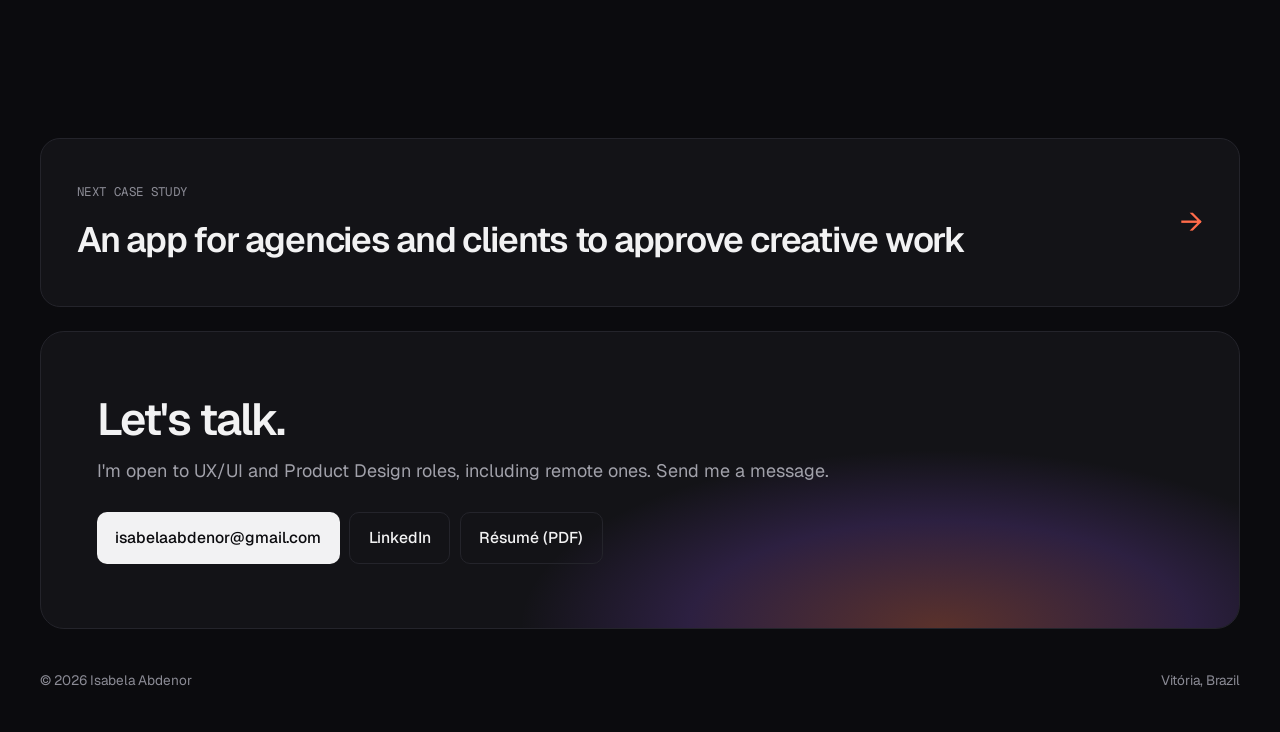
<file: en/g1.html>
<!doctype html>
<html lang="en">
<head>
<meta charset="utf-8">
<meta name="viewport" content="width=device-width, initial-scale=1">
<title>g1: news reading on mobile — Isabela Abdenor</title>
<meta name="description" content="Independent study: I measured 13 articles, analyzed 819 reader reviews and redesigned news reading on mobile for g1, one of Brazil's largest news sites.">
<meta property="og:type" content="article">
<meta property="og:title" content="g1: news reading on mobile — Isabela Abdenor">
<meta property="og:description" content="Independent study: measurement, 819 reader reviews and a redesign of news reading on mobile.">
<meta property="og:image" content="https://isabelaabdenor-ctrl.github.io/img/g1/antes-depois.png">
<meta property="og:url" content="https://isabelaabdenor-ctrl.github.io/en/g1.html">
<meta name="twitter:card" content="summary_large_image">
<link rel="alternate" hreflang="pt-BR" href="https://isabelaabdenor-ctrl.github.io/g1.html">
<link rel="alternate" hreflang="en" href="https://isabelaabdenor-ctrl.github.io/en/g1.html">
<link rel="alternate" hreflang="x-default" href="https://isabelaabdenor-ctrl.github.io/g1.html">
<meta name="theme-color" content="#0b0b0e">
<link rel="preconnect" href="https://fonts.googleapis.com">
<link rel="preconnect" href="https://fonts.gstatic.com" crossorigin>
<link href="https://fonts.googleapis.com/css2?family=Geist:wght@300..800&family=Geist+Mono:wght@400;500&display=swap" rel="stylesheet">
<link rel="stylesheet" href="../case.css?v=2">
</head>
<body style="--accent: #ff6b4a">

<header class="bar">
  <div class="wrap">
    <a class="me" href="index.html">Isabela Abdenor</a>
    <nav aria-label="Main">
      <a href="index.html#cases">Work</a>
      <a href="index.html#about">About</a>
      <a href="#contact">Contact</a>
    </nav>
    <div class="right">
      <span class="pill open">Open to opportunities</span>
      <span class="lang" aria-label="Language"><a href="../g1.html" lang="pt-BR" hreflang="pt-BR">PT</a><a aria-current="true" href="g1.html" lang="en">EN</a></span>
    </div>
  </div>
</header>

<main>
  <div class="glow" aria-hidden="true"></div>

  <section class="case-top wrap">
    <a class="back" href="index.html#cases">← All case studies</a>
    <div class="tags"><span class="seal">Independent study</span><span class="yr">October 2026</span></div>
    <h1>Redesigning news reading on mobile for g1</h1>
    <p class="lead">g1 is one of Brazil's largest news sites, and reading an article there on a phone is more tiring than it should be. I measured the pages, read what readers complain about and redesigned the article screen. The research showed I was wrong about the cause, and that is what led to the solution.</p>

    <div class="numbers">
      <div><b>13</b><span>articles measured across 3 news sites</span></div>
      <div><b>819</b><span>reader reviews analyzed</span></div>
      <div><b>1.4 → 0</b><span>screens of scrolling before the text starts: today → proposal</span></div>
      <div><b>10</b><span>design decisions</span></div>
    </div>

    <dl class="facts">
      <div><dt>My role</dt><dd>I did everything on my own: research, analysis and design</dd></div>
      <div><dt>When</dt><dd>October 2026</dd></div>
      <div><dt>Type</dt><dd>Self-initiated study, not affiliated with Globo (g1's owner)</dd></div>
      <div><dt>Tools</dt><dd>Figma, Claude</dd></div>
    </dl>

    <figure class="cover">
      <img src="../img/g1/antes-depois.png" alt="Before and after: on g1 today, the text starts on average after 1.4 screens and a card covers the top; in the proposal, the text starts on the first screen and nothing covers the content" width="2400" height="1520">
    </figure>
  </section>

  <div class="layout wrap">
    <nav class="toc" aria-label="Case study sections">
      <p class="mono">In this case study</p>
      <ol>
        <li><a href="#resumo">Summary</a></li>
        <li><a href="#contexto">Why g1</a></li>
        <li><a href="#medicao">1. Measuring the pages</a></li>
        <li><a href="#leitores">2. Reading the readers</a></li>
        <li><a href="#desafio">The challenge</a></li>
        <li><a href="#redesenho">The redesign</a></li>
        <li><a href="#validacao">Next steps</a></li>
        <li><a href="#aprendi">What I learned</a></li>
      </ol>
    </nav>

    <article class="doc">

      <section id="resumo">
        <p class="mono num">30-second summary</p>
        <dl class="summary wide">
          <div><dt>The problem</dt><dd>Reading a g1 article on a phone is tiring, and readers who give up halfway don't come back.</dd></div>
          <div><dt>What I found</dt><dd>g1 doesn't have too many ads. What bothers people is ads interrupting their reading, and the text taking too long to start.</dd></div>
          <div><dt>What I proposed</dt><dd>A screen that starts with the text, rules so ads don't get in the way, and a list that remembers where the reader stopped.</dd></div>
        </dl>
      </section>

      <section id="contexto">
        <p class="mono num">Context</p>
        <h2>Why g1</h2>
        <p>Today, 82% of Brazilians get their news on their phones, up from 23% in 2013. On Google Play alone, the g1 app has more than 50,000 reviews, so any small reading problem repeats many times a day.</p>
        <p>To stay focused, I chose a single task to study: <strong>opening an article and reading it to the end</strong>.</p>
        <div class="callout"><b>Why this is an independent study</b>I don't work at Globo and had no access to internal data. I only used what is public: the website itself, app store reviews and market research.</div>

        <h3>The research path, in 4 steps</h3>
        <ol class="flow wide">
          <li><b>What I assumed</b>"g1 has too many ads."</li>
          <li><b>I measured the pages</b>The ads are within the limit. <span class="x">I was wrong.</span></li>
          <li><b>I read the readers</b>They don't complain about the amount, but about ads that interrupt.</li>
          <li class="key"><b>The finding</b>The problem is ads disrupting reading, and the text taking too long to start.</li>
        </ol>
      </section>

      <section id="medicao">
        <p class="mono num">Step 1</p>
        <h2>I measured before giving an opinion</h2>
        <p>I thought the problem was obvious: "g1 has too many ads". Before designing anything, I decided to measure whether that was true.</p>
        <p>I opened 13 articles at iPhone screen size, on three Brazilian news sites, and measured:</p>
        <ul>
          <li><strong>how much of the page is ads.</strong> The accepted industry limit is 30%;</li>
          <li><strong>how far you scroll before the text starts.</strong> I measured in "screens": 1 screen is the height of the phone. So 1.4 screens means scrolling almost a screen and a half before seeing the first paragraph;</li>
          <li><strong>how many ads appear in the middle of the text.</strong></li>
        </ul>

        <div class="charts-2 wide">
          <figure class="chart">
            <h4>How much of the page is ads</h4>
            <p class="how">Average of the articles measured on each site.</p>
            <ul class="bars">
              <li><span class="lab"><b>g1</b></span><span class="track"><span class="fill hl" style="--v:40%"></span><span class="limit" style="--l:75%"></span><span class="val" style="--v:40%">16%</span></span></li>
              <li><span class="lab">UOL</span><span class="track"><span class="fill" style="--v:40%"></span><span class="limit" style="--l:75%"></span><span class="val" style="--v:40%">16%</span></span></li>
              <li><span class="lab">CNN Brasil</span><span class="track"><span class="fill" style="--v:17.5%"></span><span class="limit" style="--l:75%"></span><span class="val" style="--v:17.5%">7%</span></span></li>
            </ul>
            <p class="legend-line"><span><i class="lim"></i>industry limit: 30%</span></p>
          </figure>
          <figure class="chart">
            <h4>How far you scroll before the text</h4>
            <p class="how">In phone screens. The lower, the sooner reading starts.</p>
            <ul class="bars">
              <li><span class="lab"><b>g1</b></span><span class="track"><span class="fill hl" style="--v:56%"></span><span class="val" style="--v:56%">1.4 screens</span></span></li>
              <li><span class="lab">UOL</span><span class="track"><span class="fill" style="--v:44%"></span><span class="val" style="--v:44%">1.1 screens</span></span></li>
              <li><span class="lab">CNN Brasil</span><span class="track"><span class="fill" style="--v:44%"></span><span class="val" style="--v:44%">1.1 screens</span></span></li>
            </ul>
          </figure>
        </div>

        <details class="details wide">
          <summary>See the full measurement table</summary>
        <div class="table-wrap">
          <table>
            <thead>
              <tr><th scope="col">Site</th><th scope="col">Articles</th><th scope="col">Screens to 1st paragraph</th><th scope="col">Ads within the text</th><th scope="col">Page taken by ads</th></tr>
            </thead>
            <tbody>
              <tr><th scope="row">g1</th><td>5</td><td class="hl"><strong>1.4</strong> (1.1 to 2.0)</td><td>4.8</td><td>16%</td></tr>
              <tr><th scope="row">UOL</th><td>3</td><td>1.1</td><td>4.7</td><td>16%</td></tr>
              <tr><th scope="row">CNN Brasil</th><td>5</td><td>1.1</td><td>1.8</td><td>7%</td></tr>
            </tbody>
          </table>
        </div>
        </details>
        <p class="source">Measured on 10/24/2026, logged out, in the international news section. Folha was left out because its articles were locked for non-subscribers.</p>

        <p><strong>I was wrong.</strong> Ads take up 16% of the g1 page: well under the 30% limit and the same as UOL. What sets g1 apart is the top of the page. Of the three sites, it's where you scroll the most before the text appears.</p>
        <div class="callout"><b>Same story, two sites</b>g1 and UOL published the same story, about a fire in Germany. On g1, the first paragraph was 1.6 screens from the top. On UOL, 1.2.</div>

        <h3>What stands between the reader and the text</h3>
        <div class="split wide">
          <img src="../img/g1/antes-g1.png" alt="Screenshot of a g1 article on a phone: a 'Suggested for you' card over the top, headline, summary, buttons and an ad before the text" width="750" height="1624" loading="lazy">
          <ol>
            <li><strong>A card covers the top.</strong> When the article opens, "Suggested for you" sits over the header. In the 5 articles I opened, it suggested the same unrelated story.</li>
            <li><strong>Two menu bars.</strong> Globo's product bar sits above the g1 bar.</li>
            <li><strong>Photo and ad before the text.</strong> After the summary come buttons, a full-screen photo and an ad.</li>
            <li><strong>A cookie notice with no choice.</strong> It takes about 19% of the screen, only has a "Continue" button and appears as soon as the reader starts scrolling.</li>
          </ol>
        </div>
        <p>For this review I used Nielsen's 10 heuristics, a classic list of usability best practices. I also noted what works well: the summary under the headline explains the story on the first screen, and the prominent WhatsApp share button matches how Brazilians share news.</p>
      </section>

      <section id="leitores">
        <p class="mono num">Step 2</p>
        <h2>I read what readers complain about</h2>
        <p>Measuring shows what happens on screen, but not what bothers people. I had no way to run interviews, so I went to readers who had already spoken up: the public reviews of the g1 app.</p>
        <p>I collected the reviews with text from the last 12 months, on Google Play and the App Store, and filtered down to what design can solve:</p>

        <ol class="funnel wide">
          <li><b>819</b><span>reviews with text</span></li>
          <li><b>192</b><span>negative ones (1 or 2 stars), which I read one by one and sorted by topic</span></li>
          <li class="key"><b>43</b><span>mentions of reading problems design can solve</span></li>
        </ol>

        <figure class="chart wide">
          <h4>What readers complain about</h4>
          <p class="how">The 192 negative reviews, by topic. In color, what design can solve. A review can mention more than one topic.</p>
          <ul class="bars">
            <li><span class="lab">App crashes or freezes</span><span class="track"><span class="fill" style="--v:75%"></span><span class="val" style="--v:75%">53</span></span></li>
            <li><span class="lab">No clear topic</span><span class="track"><span class="fill" style="--v:72%"></span><span class="val" style="--v:72%">51</span></span></li>
            <li><span class="lab">Editorial line</span><span class="track"><span class="fill" style="--v:51%"></span><span class="val" style="--v:51%">36</span></span></li>
            <li><span class="lab"><b>Ads interrupt</b></span><span class="track"><span class="fill hl" style="--v:35%"></span><span class="val" style="--v:35%">25</span></span></li>
            <li><span class="lab">Games</span><span class="track"><span class="fill" style="--v:21%"></span><span class="val" style="--v:21%">15</span></span></li>
            <li><span class="lab"><b>Loses their place</b></span><span class="track"><span class="fill hl" style="--v:15.5%"></span><span class="val" style="--v:15.5%">11</span></span></li>
            <li><span class="lab"><b>Font size, contrast</b></span><span class="track"><span class="fill hl" style="--v:10%"></span><span class="val" style="--v:10%">7</span></span></li>
            <li><span class="lab">Notifications</span><span class="track"><span class="fill" style="--v:7%"></span><span class="val" style="--v:7%">5</span></span></li>
          </ul>
          <p class="legend-line"><span><i class="hl"></i>design can solve it</span><span><i></i>technical, journalism, out of scope or no clear topic</span></p>
        </figure>

        <details class="details wide">
          <summary>See the full reviews table</summary>
        <div class="table-wrap">
          <table>
            <thead>
              <tr><th scope="col">What they complain about</th><th scope="col">Negative reviews</th><th scope="col">Can design solve it?</th></tr>
            </thead>
            <tbody>
              <tr><th scope="row">App crashes, freezes or won't open</th><td>53 (28%)</td><td class="no">No, it's a technical issue</td></tr>
              <tr><th scope="row">Editorial line and politics</th><td>36 (19%)</td><td class="no">No, it's about journalism</td></tr>
              <tr><th scope="row">Ads that interrupt reading</th><td>25 (13%)</td><td class="yes">Yes</td></tr>
              <tr><th scope="row">Games (Soletra, Combinado)</th><td>15 (8%)</td><td class="no">Out of this study's scope</td></tr>
              <tr><th scope="row">Goes back to the top and loses their place</th><td>11 (6%)</td><td class="yes">Yes</td></tr>
              <tr><th scope="row">Font size and contrast</th><td>7 (4%)</td><td class="yes">Yes</td></tr>
              <tr><th scope="row">Notifications</th><td>5 (3%)</td><td class="no">Out of this study's scope</td></tr>
              <tr><th scope="row">No clear topic (e.g. "didn't like it")</th><td>51 (27%)</td><td class="no">Can't tell</td></tr>
            </tbody>
          </table>
        </div>
        </details>

        <p>The three topics design can solve share the same cause: <strong>people can't read to the end</strong>.</p>
        <div class="callout"><b>Separating what's mine to solve</b>The app's biggest problem is crashing, and that isn't fixed with a screen. I'd rather say so than pretend the redesign solves everything.</div>

        <h3>What connected the two steps</h3>
        <p>If g1 doesn't have too many ads, why do so many people complain about ads? The reviews answered: <strong>the problem isn't how many ads there are, but what they do</strong>. Readers describe ads that:</p>
        <ul>
          <li>open on their own while the reader is just scrolling;</li>
          <li>sit on top of the text;</li>
          <li>redirect to betting sites;</li>
          <li>stop the music that was playing.</li>
        </ul>
        <blockquote class="quote">"I have to scroll through all the stories I've already seen to keep reading… then I give up."<cite>A reader's review about losing their place in the list (translated from Portuguese)</cite></blockquote>

        <div class="insight wide">
          <p class="mono">The finding</p>
          <p>Readers accept ads that stay in their place. What they don't accept is being interrupted.</p>
        </div>
      </section>

      <section id="desafio">
        <p class="mono num">The challenge</p>
        <h2>How might we help people read to the end, without removing the ads that pay for the journalism?</h2>
        <p>That constraint changes everything. A proposal that simply removes ads is easy to design, but it would never be approved by the people who depend on them.</p>
        <div class="callout"><b>References</b>I looked at news apps known for a good reading experience, like Apple News and The New York Times app. In both, adjusting the font size is one tap away, inside the article.</div>
      </section>

      <section id="redesenho">
        <p class="mono num">Solution</p>
        <h2>The redesign</h2>
        <p>First, the direct comparison. Drag the slider to see the same screen before and after.</p>

        <div class="compare wide">
          <div class="compare-frame" style="--pos: 50%">
            <img src="../img/g1/antes-g1.png" alt="Today: 'Suggested for you' card over the top, headline, buttons and an ad before the text" width="750" height="1624">
            <div class="c-depois"><img src="../img/g1/depois-tela.png" alt="Proposal: one menu bar, headline, summary and the first paragraph already visible" width="750" height="1624"></div>
            <div class="c-handle" aria-hidden="true"><span></span></div>
            <span class="c-lab l" aria-hidden="true">Today</span>
            <span class="c-lab r" aria-hidden="true">Proposal</span>
            <input type="range" min="0" max="100" value="50" aria-label="Compare today's screen with the proposal">
          </div>
          <ul class="compare-notes">
            <li><b>Today</b>The text starts after 1.4 screens of scrolling, on average. Before it come a card over the top, two menu bars, buttons, a photo and an ad.</li>
            <li><b>Proposal</b>Headline, summary and first paragraph fit on the first screen. Nothing covers the content.</li>
          </ul>
        </div>

        <p>Then the full flow in four screens. I used made-up stories so as not to create false facts about real news. The yellow numbers on the screens point to the decisions explained below. The screens are in Portuguese, like the original site.</p>

        <ul class="screens wide">
          <li><img src="../img/g1/tela-a.png" alt="Screen A: article with a single menu bar, progress line, headline, summary, Aa button and the first paragraph already visible" width="375" height="812" loading="lazy"><p class="cap"><b>A. Opening</b>The text is already there, no scrolling.</p></li>
          <li><img src="../img/g1/tela-b.png" alt="Screen B: article scrolling, with a photo after the first paragraphs and a fixed ad slot labeled Advertising" width="375" height="812" loading="lazy"><p class="cap"><b>B. Reading</b>The ad stays in its own slot.</p></li>
          <li><img src="../img/g1/tela-c.png" alt="Screen C: Reading settings panel with text size in five steps and light, dark or system theme" width="375" height="812" loading="lazy"><p class="cap"><b>C. Settings</b>Font and theme one tap away.</p></li>
          <li><img src="../img/g1/tela-d.png" alt="Screen D: article list with Read and You stopped here labels, and a You're back where you stopped notice with a Go to top button" width="375" height="812" loading="lazy"><p class="cap"><b>D. Back to the list</b>Right where the reader stopped.</p></li>
        </ul>

        <h3>The 10 decisions</h3>
        <ol class="decisions wide">
          <li><b>The text starts on the first screen</b>Headline, summary and first paragraph appear without scrolling.</li>
          <li><b>A single menu bar</b>Globo's products move into the menu, freeing almost 50 px for the text.</li>
          <li><b>Progress line</b>It shows how much is left and helps the reader decide to keep going.</li>
          <li><b>Nothing over the top</b>Suggestions for other stories move to the end of the text.</li>
          <li><b>Ads in their own slot</b>With reserved height and an "Advertising" label. They don't cover the text or push it when they load.</li>
          <li><b>The photo comes later</b>It appears after the first paragraphs, once reading has started.</li>
          <li><b>Font size at hand</b>The "Aa" button sits next to the author's name, as readers asked.</li>
          <li><b>The reader picks the theme</b>Light, dark or same as the phone.</li>
          <li><b>Back to the same spot</b>When leaving an article, the list opens where the reader was.</li>
          <li><b>What was read stays marked</b>The "Read" label and the "Go to top" button show readers where they are.</li>
        </ol>

        <div class="rules wide">
          <h3>Rules so ads don't get in the way</h3>
          <ul>
            <li>Never on top of the text.</li>
            <li>Space is reserved before loading, so the text doesn't jump.</li>
            <li>Nothing opens or changes page without a tap.</li>
            <li>Video starts muted and doesn't stop the phone's music.</li>
            <li>The number of ads stays the same as today. The behavior changes, not the revenue.</li>
          </ul>
        </div>

        <p class="source">I used Claude as an assistant to automate the site measurements.</p>
      </section>

      <section id="validacao">
        <p class="mono num">Next steps</p>
        <h2>How I would test it</h2>
        <p>The next step is to test the prototype with five people who read news on their phones every week. Each would read the same article in today's version and in the new one, and I would compare:</p>
        <ul>
          <li><strong>How far they read:</strong> how many reach the last paragraph in each version.</li>
          <li><strong>How long it takes to start:</strong> the seconds until the first paragraph appears.</li>
          <li><strong>Whether ads got in the way:</strong> whether the person remembers an ad disrupting their reading.</li>
        </ul>
        <h3>Limits of this study</h3>
        <ul>
          <li><strong>The measurement covers a single day.</strong> Ads change with every visit.</li>
          <li><strong>People who review apps tend to be very happy or very annoyed.</strong> The reviews don't represent the average reader.</li>
          <li><strong>The app and the website are different products.</strong> The reviews are about the app, and the measurement was of the mobile website. The reading problems show up in both, but they aren't identical.</li>
        </ul>
      </section>

      <section id="aprendi">
        <p class="mono num">Takeaways</p>
        <h2>What I learned</h2>
        <p>Measuring overturned an idea I was sure was right. Had I gone straight to design, I would have proposed "fewer ads": the most obvious solution, and the least viable.</p>
        <p>Combining numbers with what people say showed something neither would show alone. The measurement showed the number of ads wasn't the problem. The reviews showed the problem was the way they appear.</p>
        <p class="source">Sources (in Portuguese and English): <a href="https://www.poder360.com.br/poder-midia/so-10-dos-brasileiros-leem-jornal-impresso-diz-estudo/">Digital News Report 2025, Reuters Institute (via Poder360)</a>; <a href="https://support.google.com/webtools/answer/7073774">ad density standard from the Coalition for Better Ads (via Google)</a>; public reviews of the g1 app on Google Play and the App Store, from 10/24/2025 to 10/23/2026; total Google Play review count checked on 11/02/2026.</p>
      </section>

    </article>
  </div>

  <div class="wrap">
    <a class="next" href="aprova.html">
      <span><span class="mono">Next case study</span><b>An app for agencies and clients to approve creative work</b></span>
      <span class="arrow" aria-hidden="true">→</span>
    </a>

    <section class="contact" id="contact">
      <h2>Let's talk.</h2>
      <p>I'm open to UX/UI and Product Design roles, including remote ones. Send me a message.</p>
      <div class="links">
        <a class="btn" href="mailto:isabelaabdenor@gmail.com">isabelaabdenor@gmail.com</a>
        <a class="btn ghost" href="https://www.linkedin.com/in/isabelaabdenor/">LinkedIn</a>
        <a class="btn ghost" href="../resume-isabela-abdenor.pdf">Résumé (PDF)</a>
      </div>
    </section>
    <footer class="foot"><span>© 2026 Isabela Abdenor</span><span>Vitória, Brazil</span></footer>
  </div>
</main>

<script src="../case.js?v=2"></script>
</body>
</html>
</file>
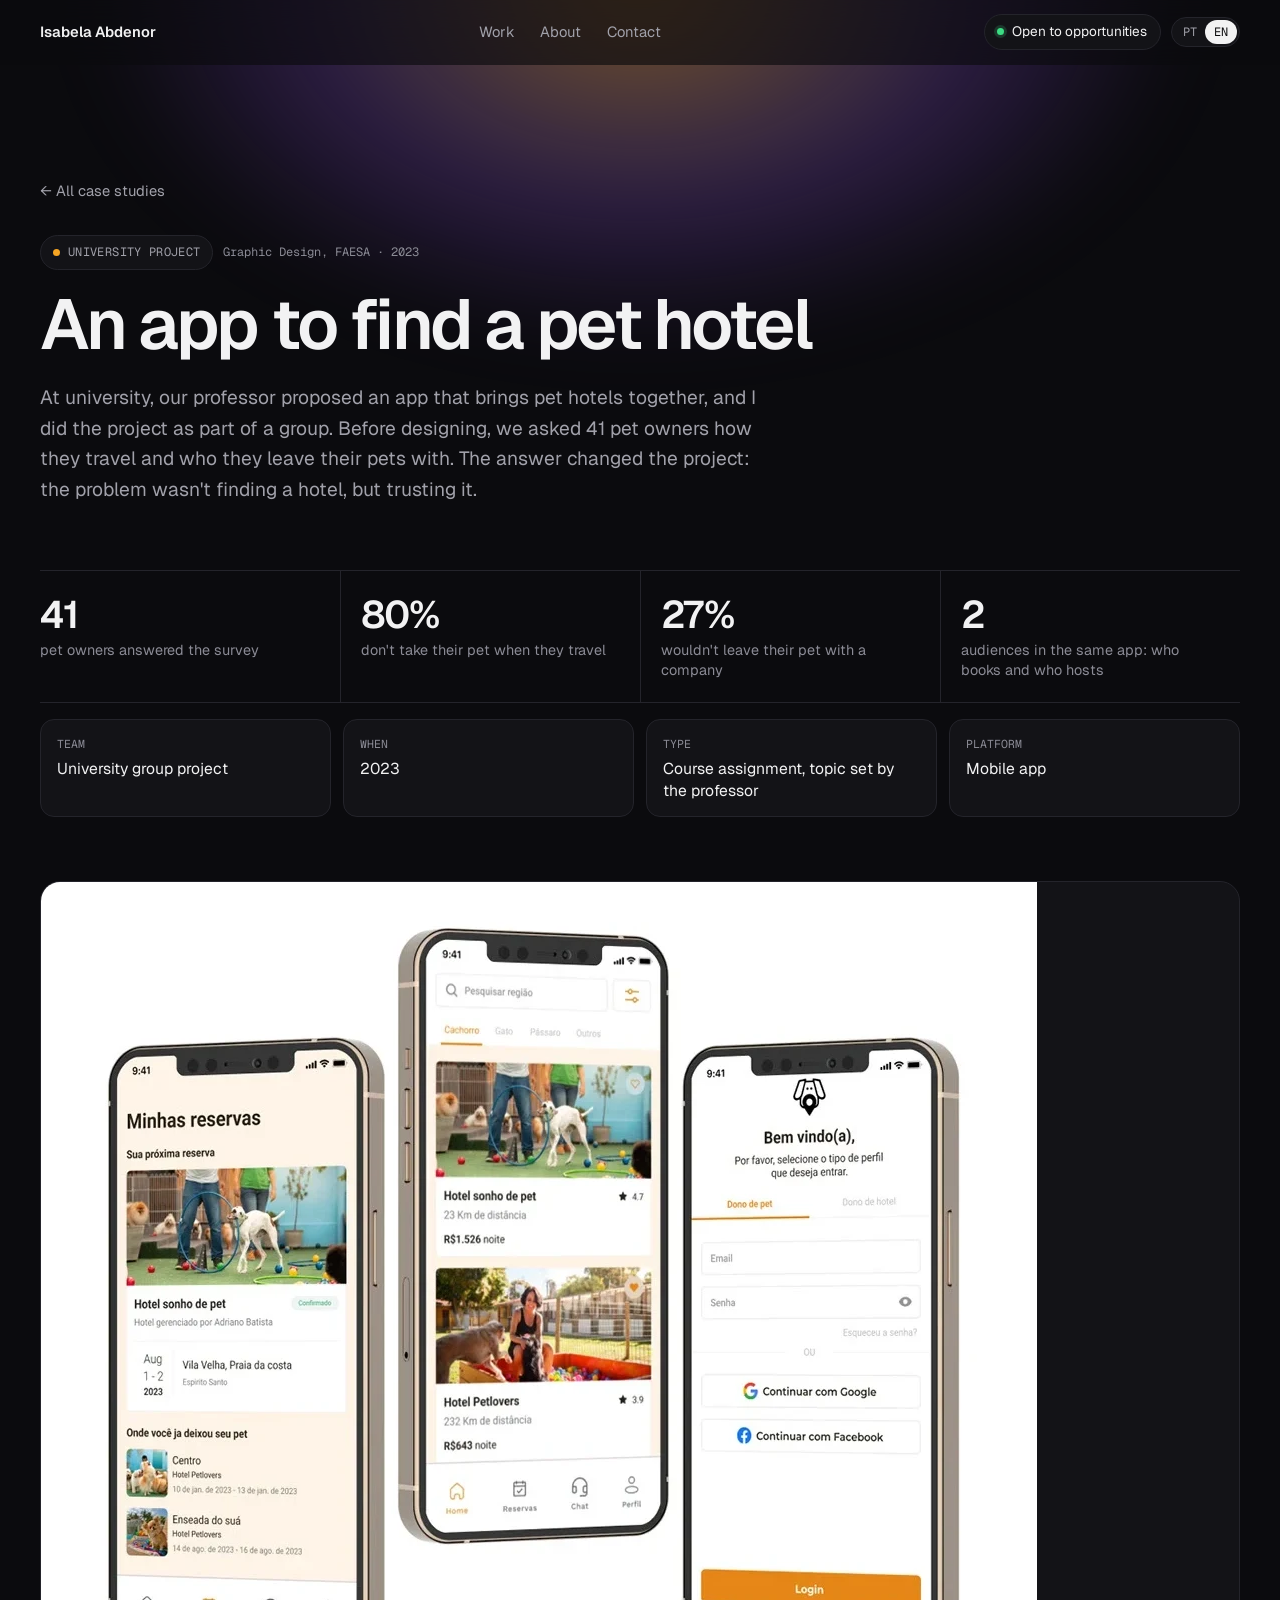
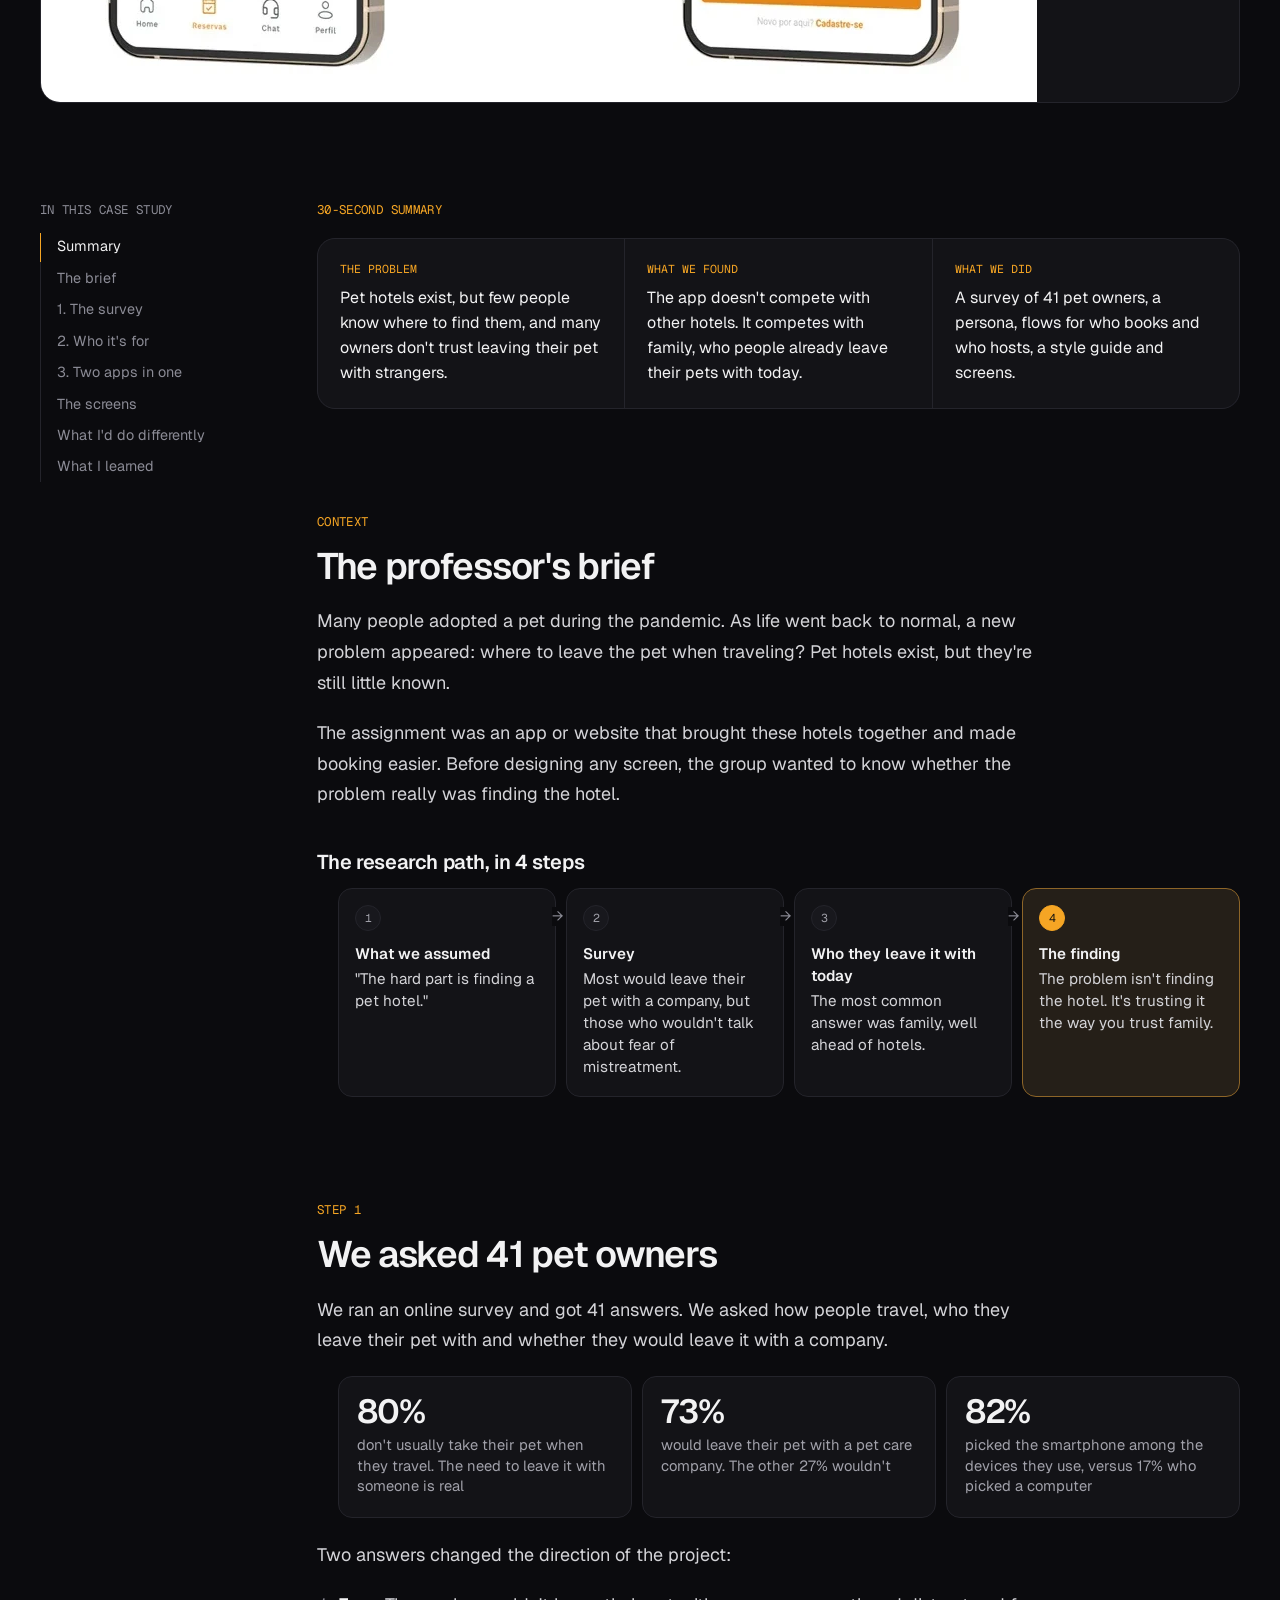
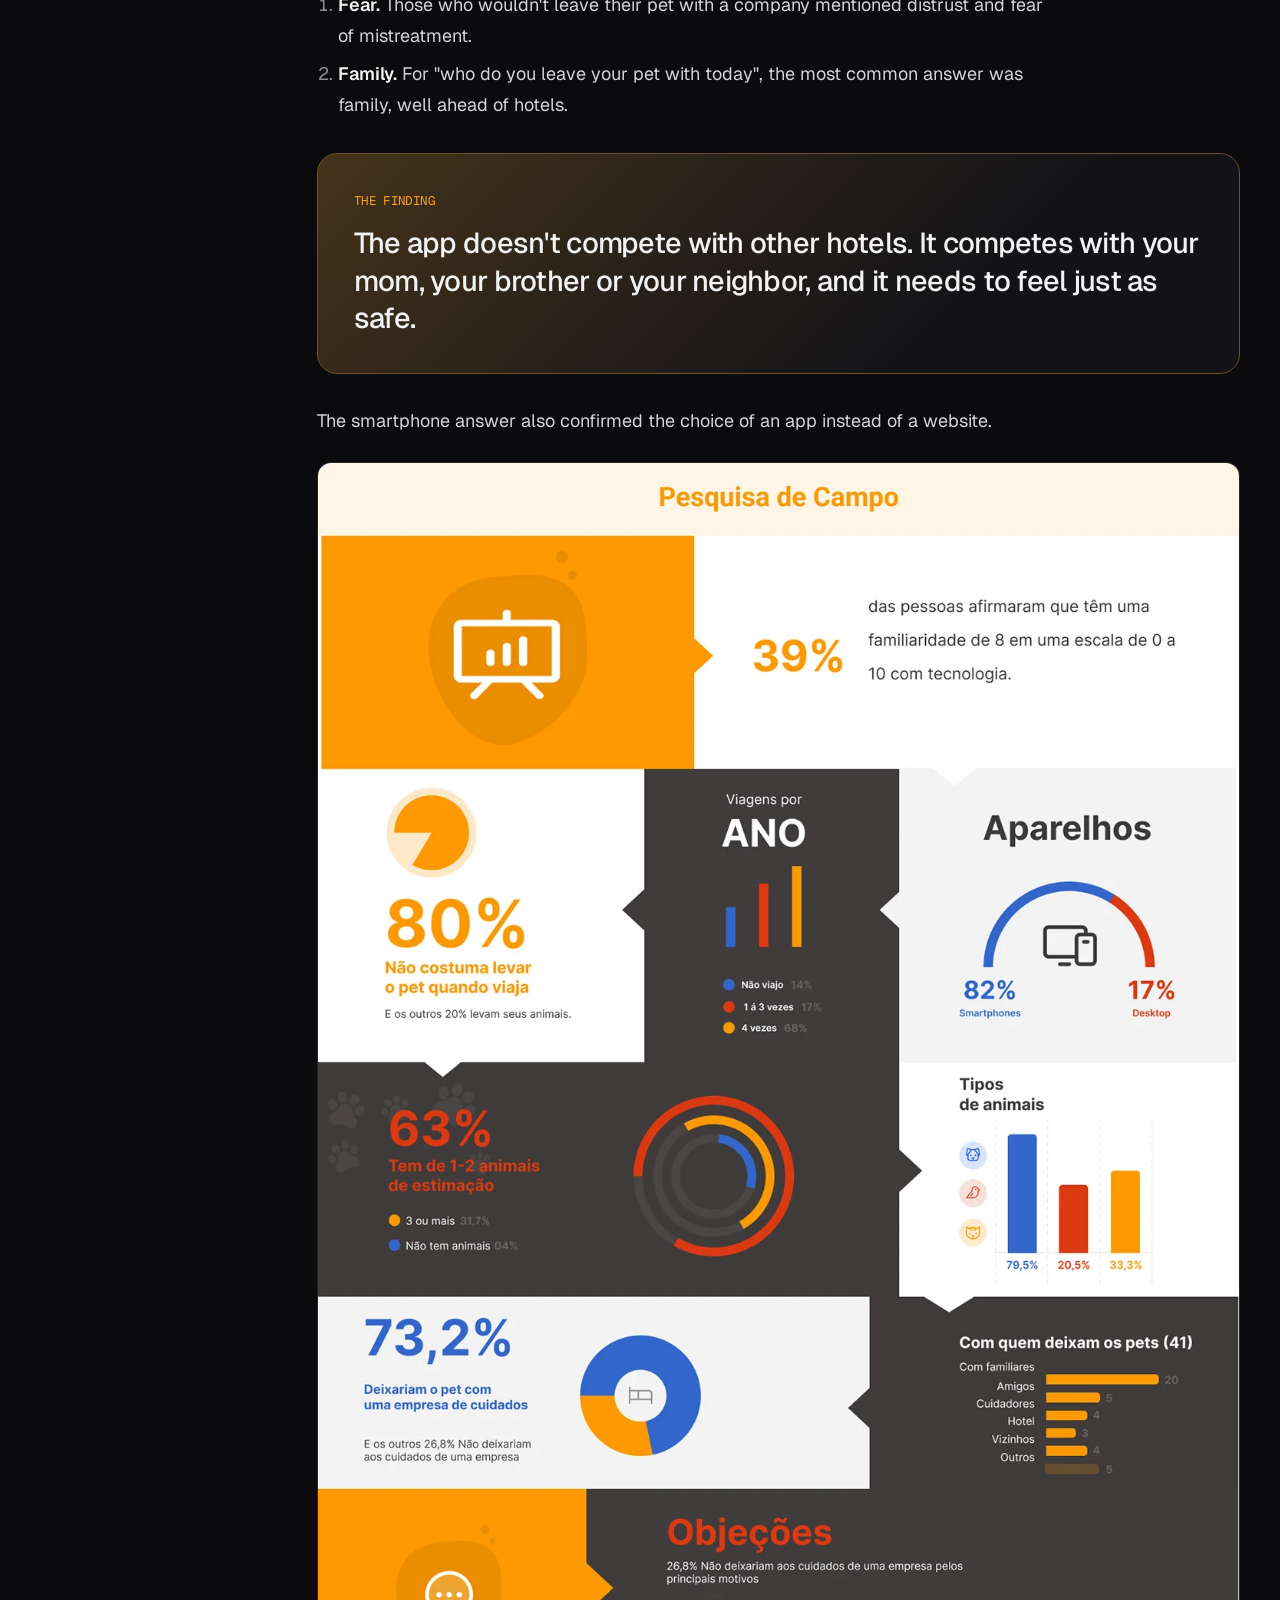
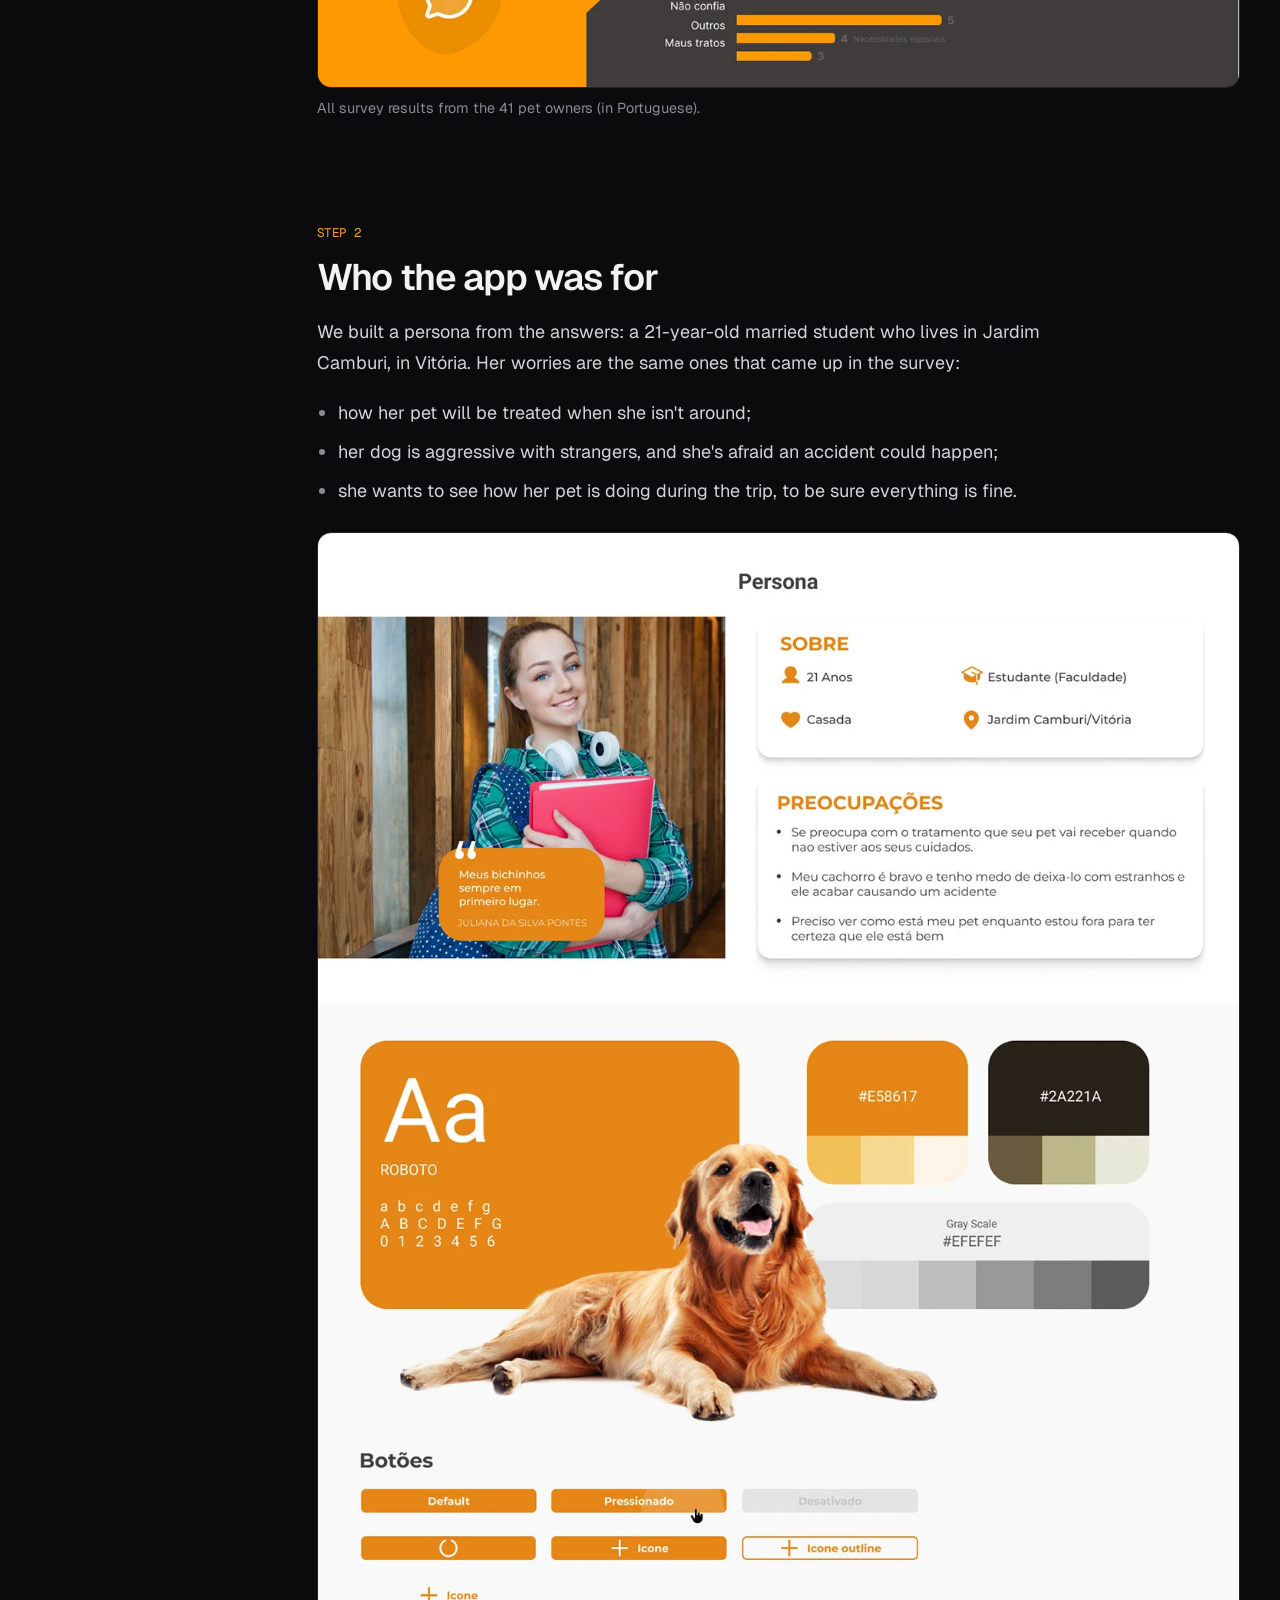
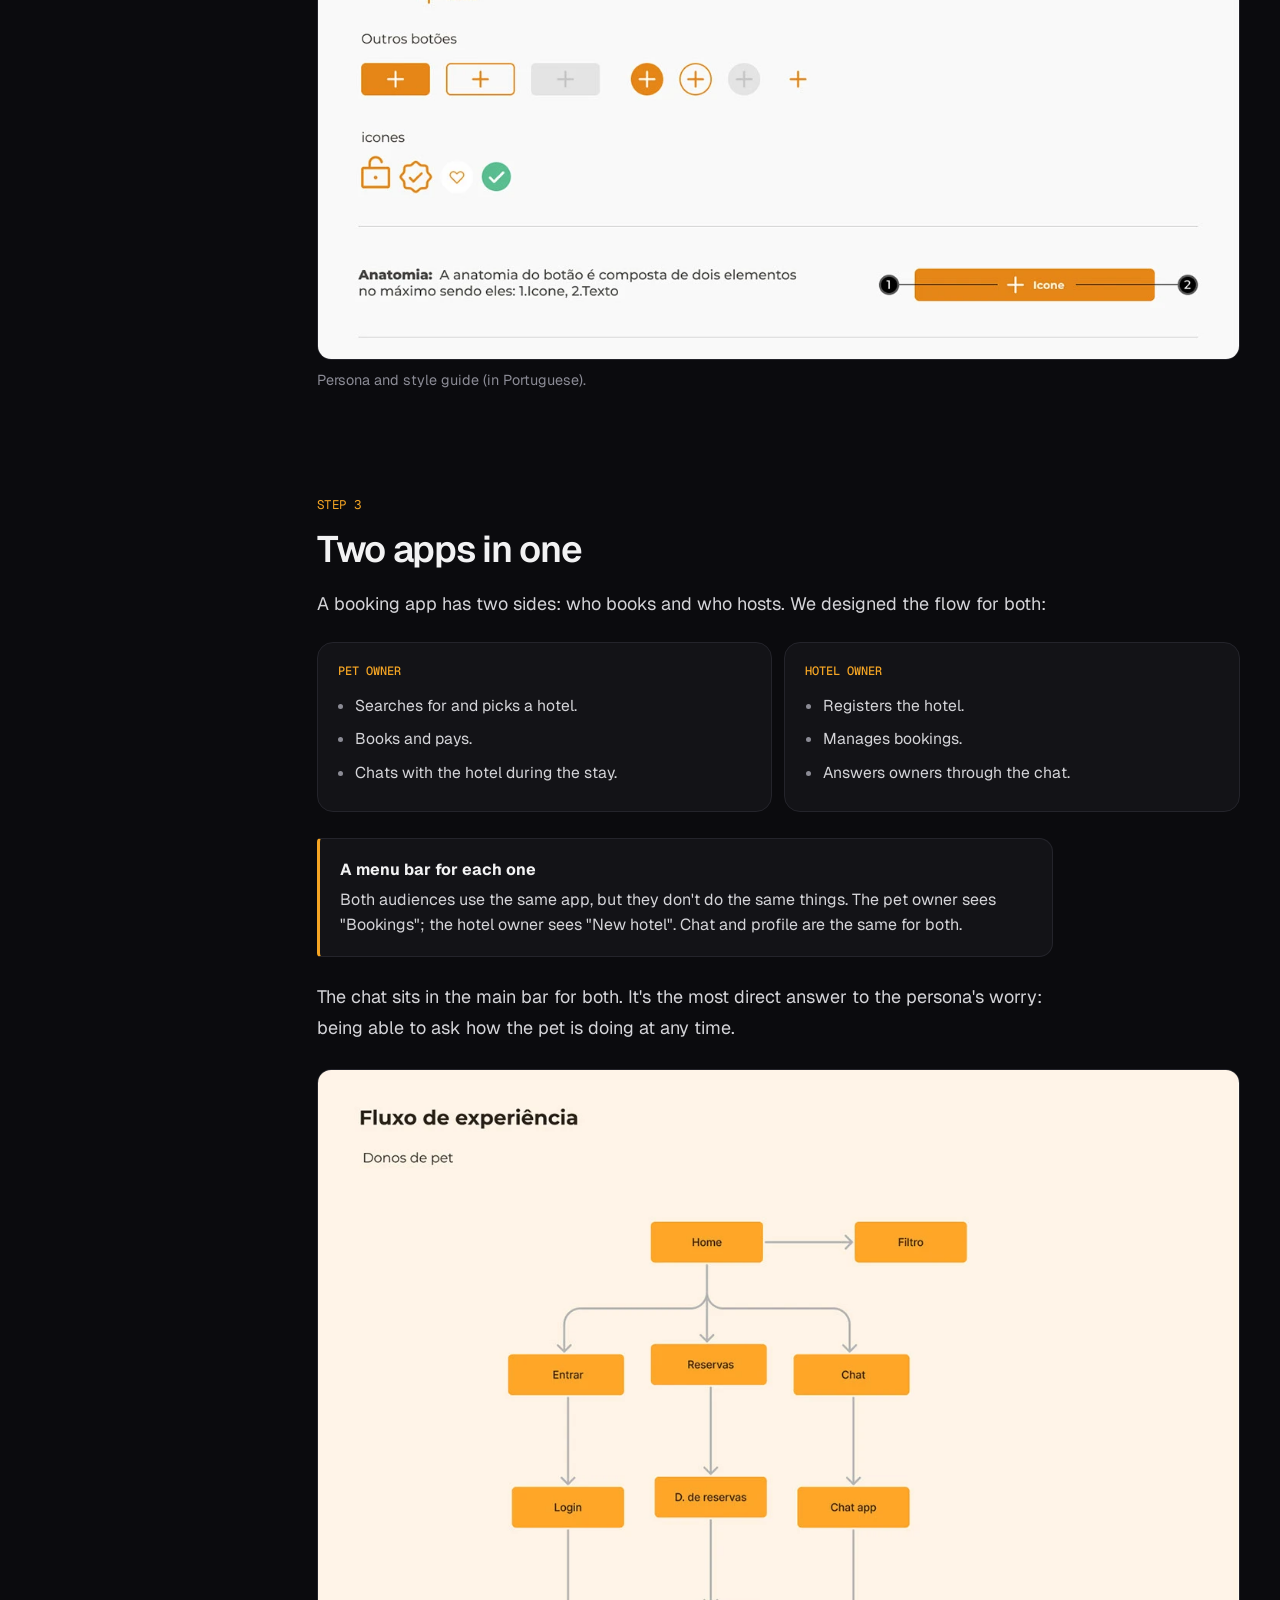
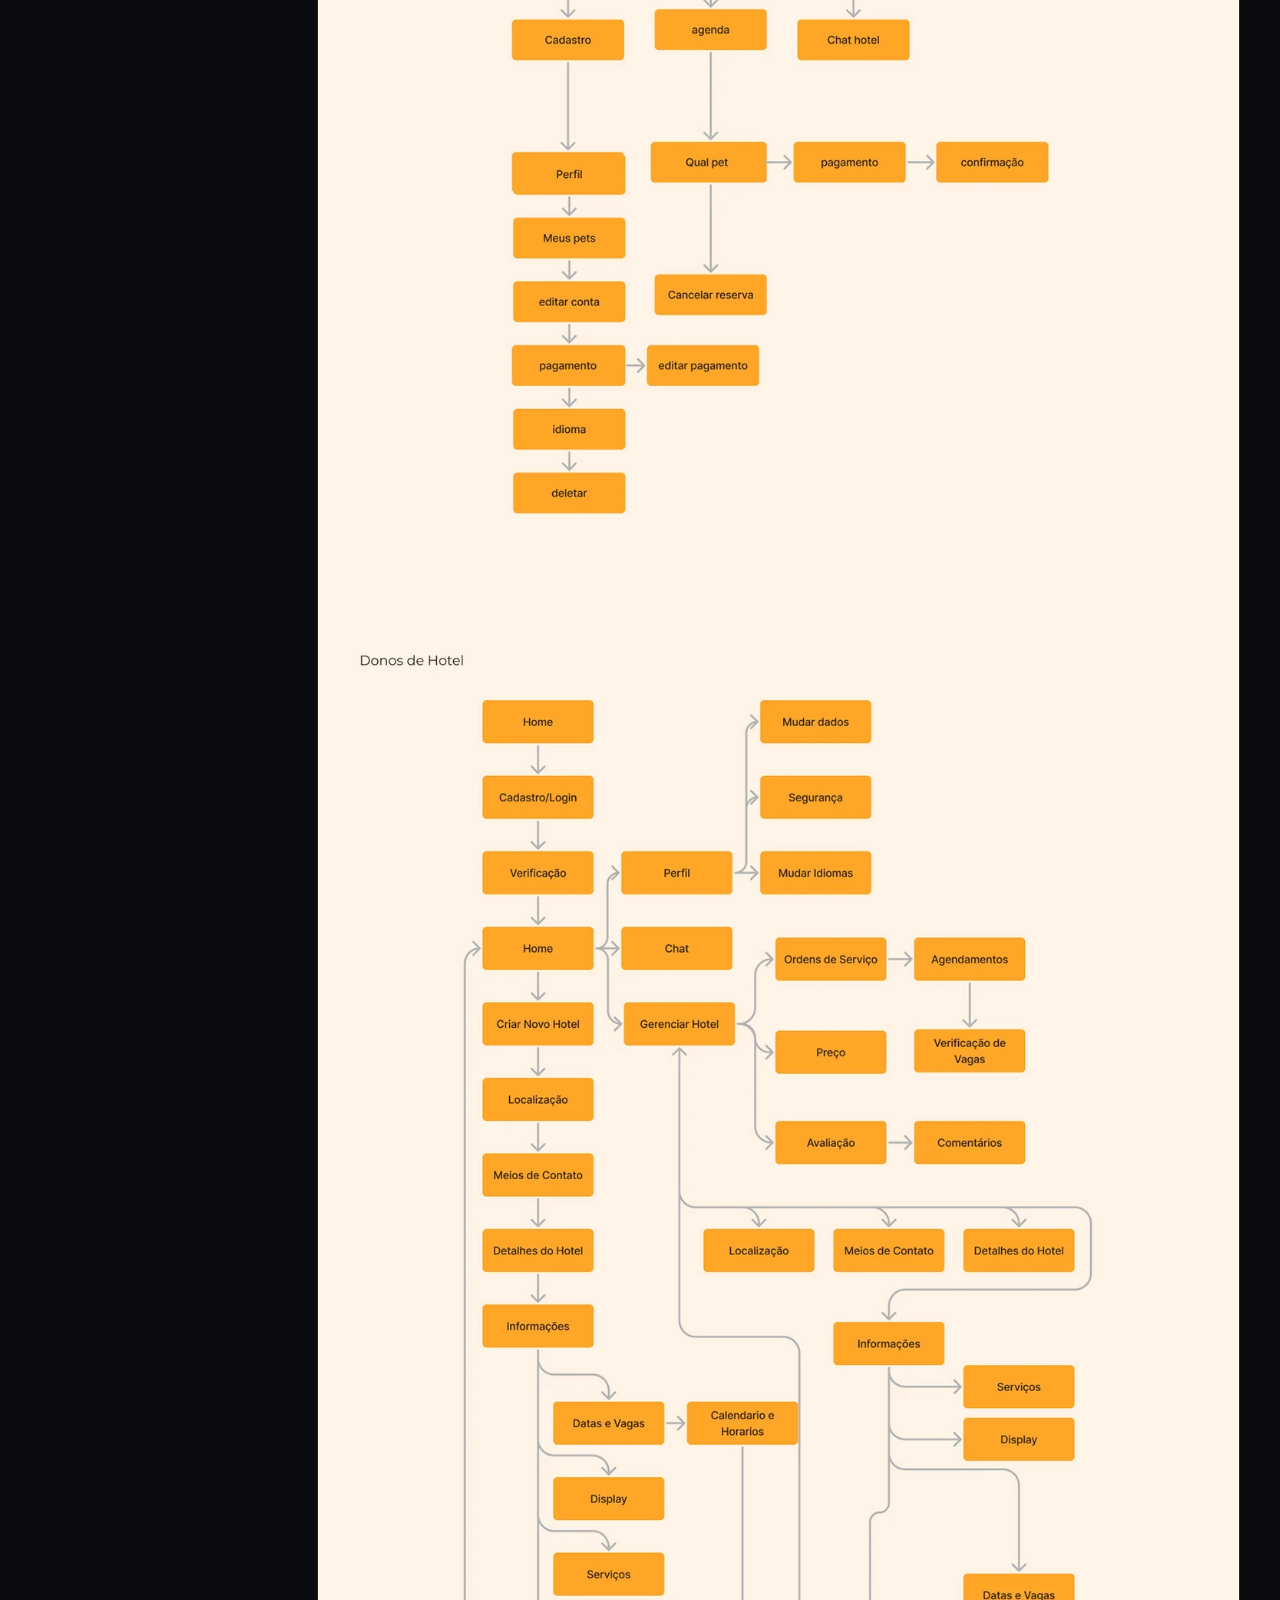
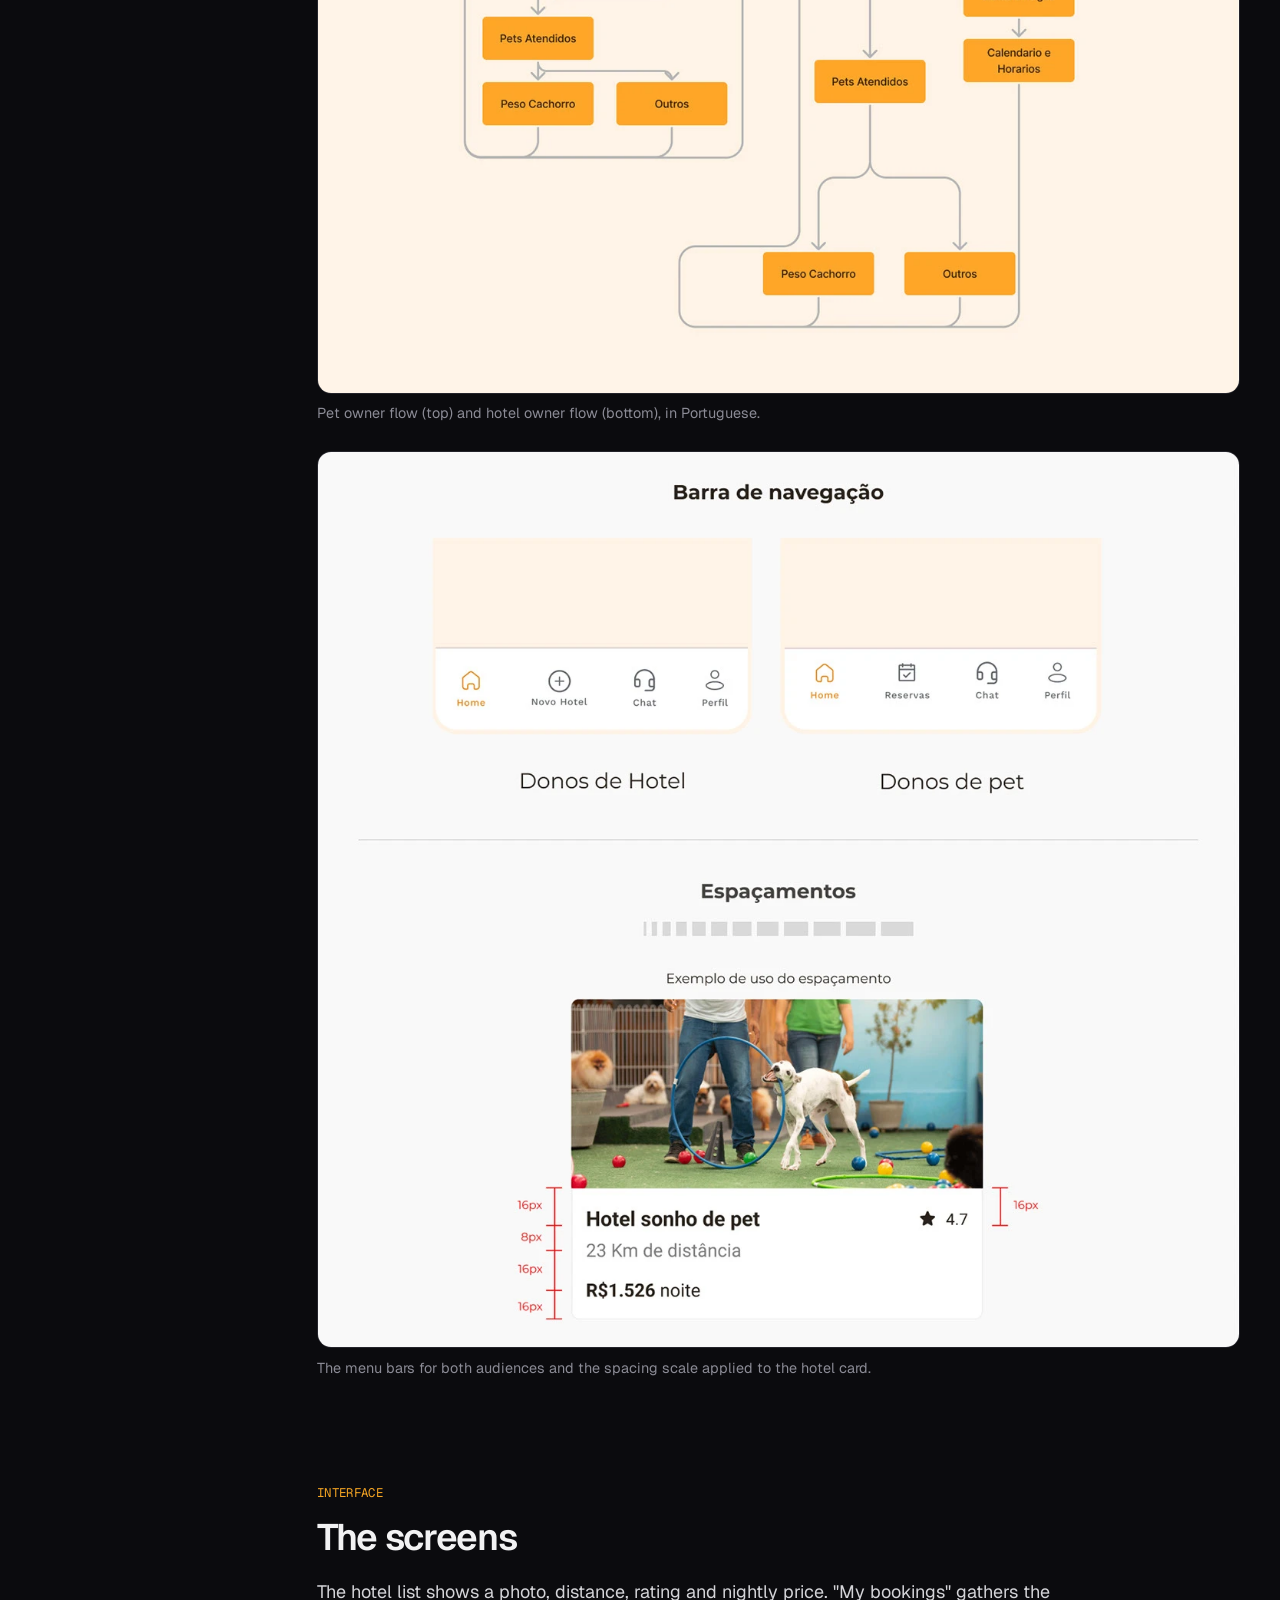
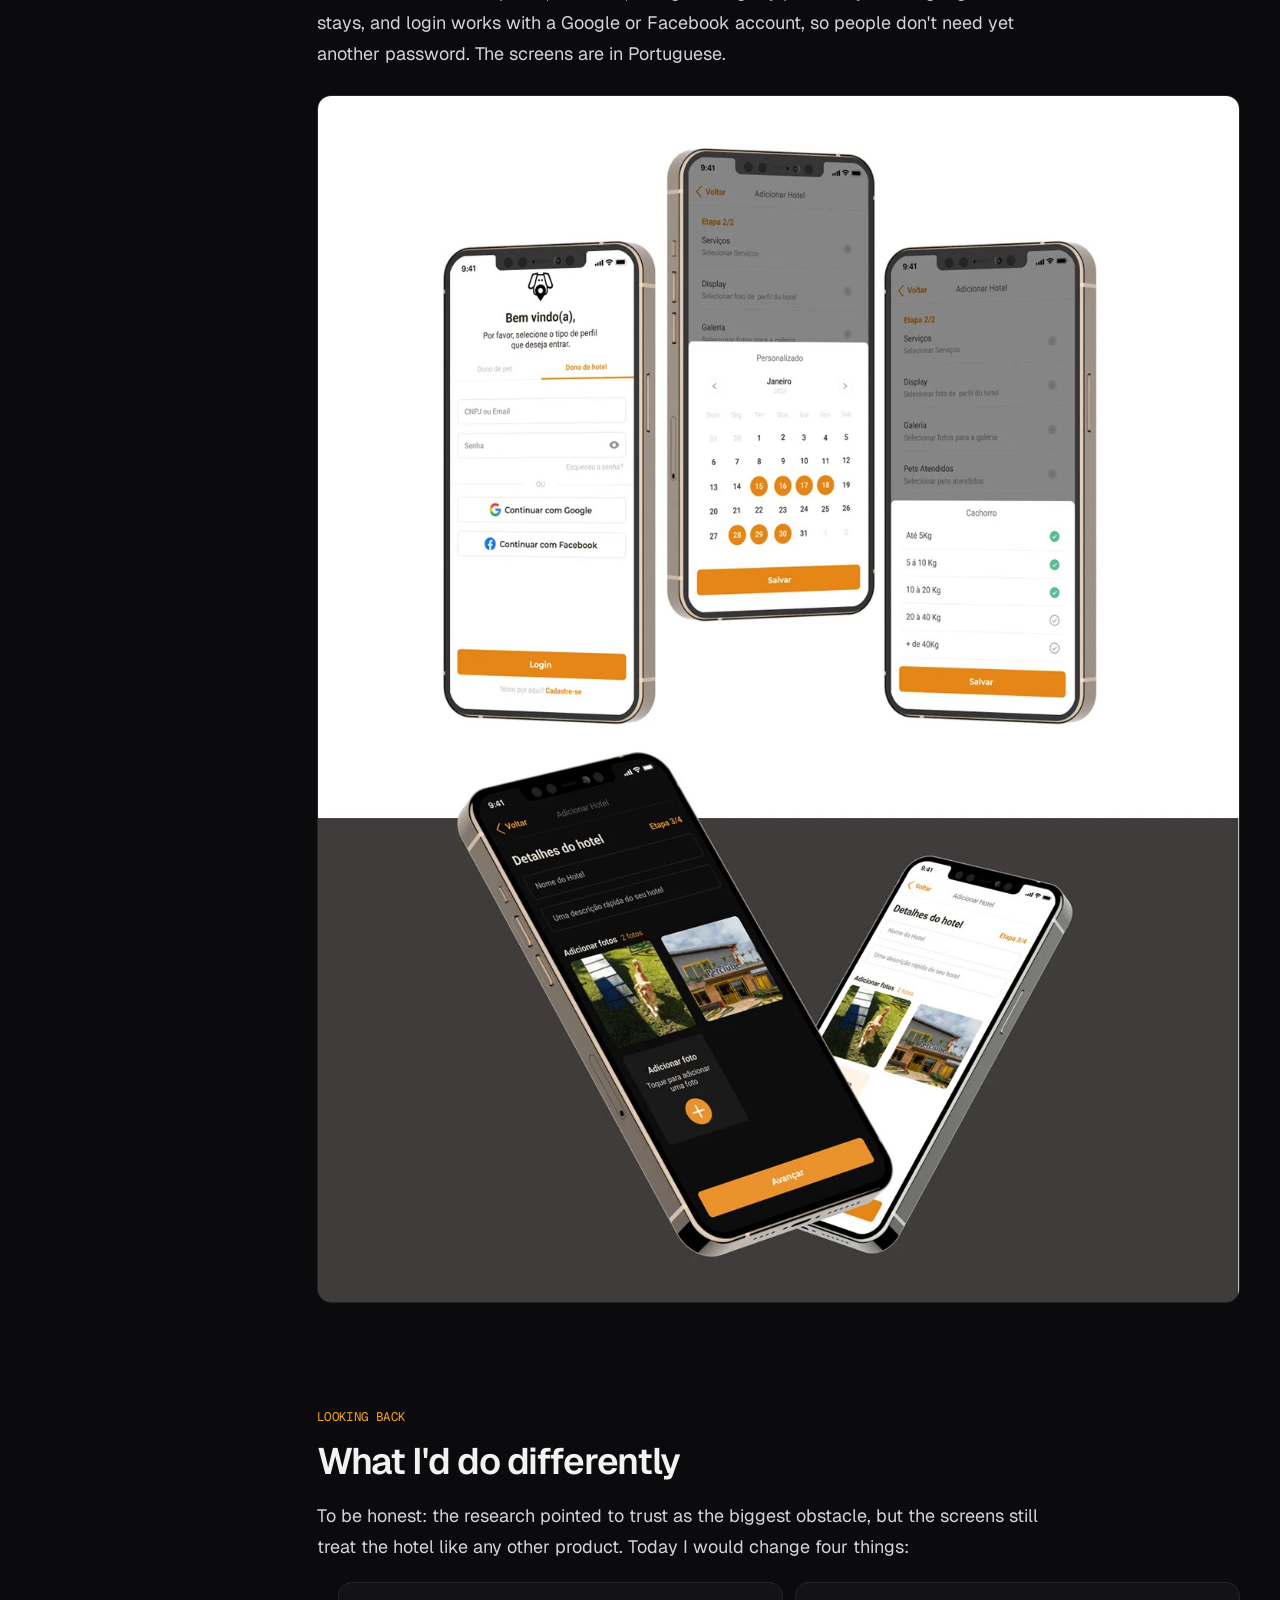
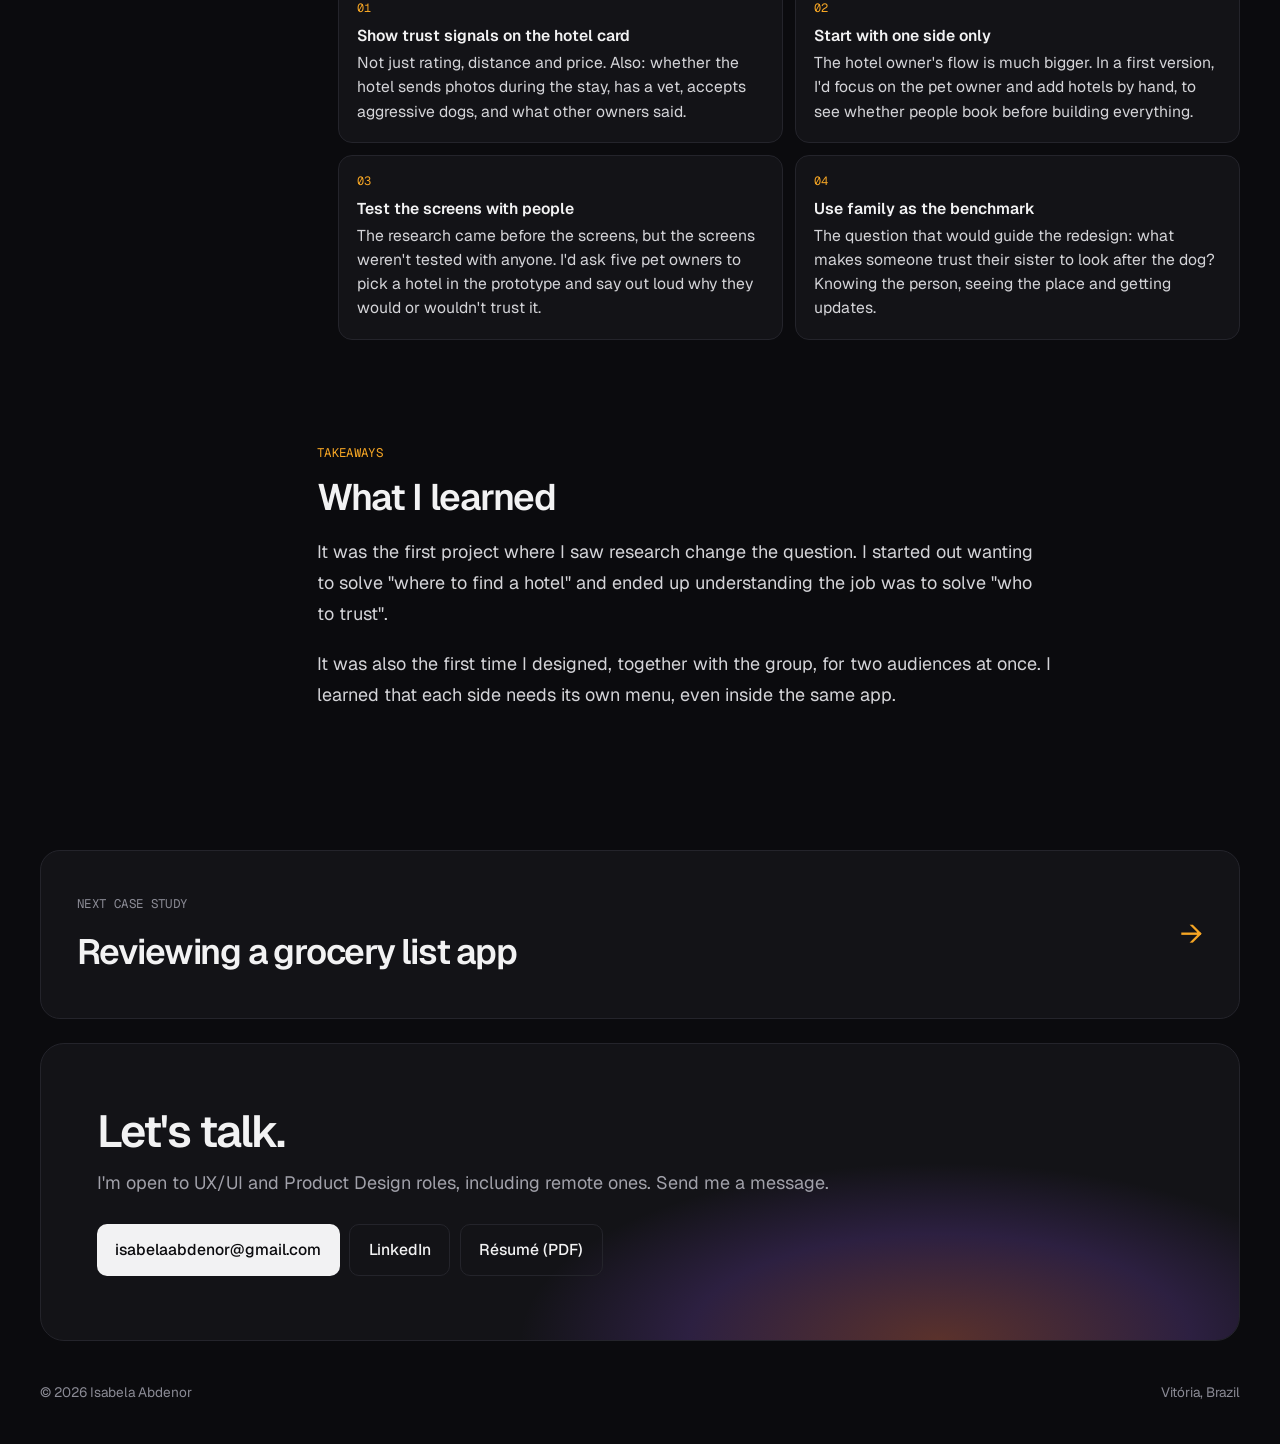
<file: en/pet.html>
<!doctype html>
<html lang="en">
<head>
<meta charset="utf-8">
<meta name="viewport" content="width=device-width, initial-scale=1">
<title>Pet Hotel — Isabela Abdenor</title>
<meta name="description" content="University group project: an app to find a pet hotel, with a survey of 41 pet owners, a persona, user flows for two audiences and UI.">
<meta property="og:type" content="article">
<meta property="og:title" content="Pet Hotel: leaving your pet with someone you trust — Isabela Abdenor">
<meta property="og:description" content="A survey of 41 pet owners, a persona, user flows and the UI of a pet hotel app.">
<meta property="og:image" content="https://isabelaabdenor-ctrl.github.io/img/pet/card.webp">
<meta property="og:url" content="https://isabelaabdenor-ctrl.github.io/en/pet.html">
<meta name="twitter:card" content="summary_large_image">
<link rel="alternate" hreflang="pt-BR" href="https://isabelaabdenor-ctrl.github.io/pet.html">
<link rel="alternate" hreflang="en" href="https://isabelaabdenor-ctrl.github.io/en/pet.html">
<link rel="alternate" hreflang="x-default" href="https://isabelaabdenor-ctrl.github.io/pet.html">
<meta name="theme-color" content="#0b0b0e">
<link rel="preconnect" href="https://fonts.googleapis.com">
<link rel="preconnect" href="https://fonts.gstatic.com" crossorigin>
<link href="https://fonts.googleapis.com/css2?family=Geist:wght@300..800&family=Geist+Mono:wght@400;500&display=swap" rel="stylesheet">
<link rel="stylesheet" href="../case.css?v=2">
</head>
<body style="--accent: #f5a524">

<header class="bar">
  <div class="wrap">
    <a class="me" href="index.html">Isabela Abdenor</a>
    <nav aria-label="Main">
      <a href="index.html#cases">Work</a>
      <a href="index.html#about">About</a>
      <a href="#contact">Contact</a>
    </nav>
    <div class="right">
      <span class="pill open">Open to opportunities</span>
      <span class="lang" aria-label="Language"><a href="../pet.html" lang="pt-BR" hreflang="pt-BR">PT</a><a aria-current="true" href="pet.html" lang="en">EN</a></span>
    </div>
  </div>
</header>

<main>
  <div class="glow" aria-hidden="true"></div>

  <section class="case-top wrap">
    <a class="back" href="index.html#cases">← All case studies</a>
    <div class="tags"><span class="seal facul">University project</span><span class="yr">Graphic Design, FAESA · 2023</span></div>
    <h1>An app to find a pet hotel</h1>
    <p class="lead">At university, our professor proposed an app that brings pet hotels together, and I did the project as part of a group. Before designing, we asked 41 pet owners how they travel and who they leave their pets with. The answer changed the project: the problem wasn't finding a hotel, but trusting it.</p>

    <div class="numbers">
      <div><b>41</b><span>pet owners answered the survey</span></div>
      <div><b>80%</b><span>don't take their pet when they travel</span></div>
      <div><b>27%</b><span>wouldn't leave their pet with a company</span></div>
      <div><b>2</b><span>audiences in the same app: who books and who hosts</span></div>
    </div>

    <dl class="facts">
      <div><dt>Team</dt><dd>University group project</dd></div>
      <div><dt>When</dt><dd>2023</dd></div>
      <div><dt>Type</dt><dd>Course assignment, topic set by the professor</dd></div>
      <div><dt>Platform</dt><dd>Mobile app</dd></div>
    </dl>

    <figure class="cover">
      <img src="../img/pet/card.webp" alt="Three app screens: my bookings, a list of hotels with photos, rating and price, and the login screen" width="996" height="820">
    </figure>
  </section>

  <div class="layout wrap">
    <nav class="toc" aria-label="Case study sections">
      <p class="mono">In this case study</p>
      <ol>
        <li><a href="#resumo">Summary</a></li>
        <li><a href="#contexto">The brief</a></li>
        <li><a href="#pesquisa">1. The survey</a></li>
        <li><a href="#persona">2. Who it's for</a></li>
        <li><a href="#fluxos">3. Two apps in one</a></li>
        <li><a href="#interface">The screens</a></li>
        <li><a href="#diferente">What I'd do differently</a></li>
        <li><a href="#aprendi">What I learned</a></li>
      </ol>
    </nav>

    <article class="doc">

      <section id="resumo">
        <p class="mono num">30-second summary</p>
        <dl class="summary wide">
          <div><dt>The problem</dt><dd>Pet hotels exist, but few people know where to find them, and many owners don't trust leaving their pet with strangers.</dd></div>
          <div><dt>What we found</dt><dd>The app doesn't compete with other hotels. It competes with family, who people already leave their pets with today.</dd></div>
          <div><dt>What we did</dt><dd>A survey of 41 pet owners, a persona, flows for who books and who hosts, a style guide and screens.</dd></div>
        </dl>
      </section>

      <section id="contexto">
        <p class="mono num">Context</p>
        <h2>The professor's brief</h2>
        <p>Many people adopted a pet during the pandemic. As life went back to normal, a new problem appeared: where to leave the pet when traveling? Pet hotels exist, but they're still little known.</p>
        <p>The assignment was an app or website that brought these hotels together and made booking easier. Before designing any screen, the group wanted to know whether the problem really was finding the hotel.</p>

        <h3>The research path, in 4 steps</h3>
        <ol class="flow wide">
          <li><b>What we assumed</b>"The hard part is finding a pet hotel."</li>
          <li><b>Survey</b>Most would leave their pet with a company, but those who wouldn't talk about fear of mistreatment.</li>
          <li><b>Who they leave it with today</b>The most common answer was family, well ahead of hotels.</li>
          <li class="key"><b>The finding</b>The problem isn't finding the hotel. It's trusting it the way you trust family.</li>
        </ol>
      </section>

      <section id="pesquisa">
        <p class="mono num">Step 1</p>
        <h2>We asked 41 pet owners</h2>
        <p>We ran an online survey and got 41 answers. We asked how people travel, who they leave their pet with and whether they would leave it with a company.</p>
        <ul class="funnel plain wide">
          <li><b>80%</b><span>don't usually take their pet when they travel. The need to leave it with someone is real</span></li>
          <li><b>73%</b><span>would leave their pet with a pet care company. The other 27% wouldn't</span></li>
          <li><b>82%</b><span>picked the smartphone among the devices they use, versus 17% who picked a computer</span></li>
        </ul>
        <p>Two answers changed the direction of the project:</p>
        <ol>
          <li><strong>Fear.</strong> Those who wouldn't leave their pet with a company mentioned distrust and fear of mistreatment.</li>
          <li><strong>Family.</strong> For "who do you leave your pet with today", the most common answer was family, well ahead of hotels.</li>
        </ol>
        <div class="insight wide">
          <p class="mono">The finding</p>
          <p>The app doesn't compete with other hotels. It competes with your mom, your brother or your neighbor, and it needs to feel just as safe.</p>
        </div>
        <p>The smartphone answer also confirmed the choice of an app instead of a website.</p>

        <figure class="figure wide">
          <img src="../img/pet/pesquisa.webp" alt="Infographic with the survey results: technology use, trips per year, devices, number and types of pets, who they leave pets with and objections" loading="lazy" width="1200" height="1595">
          <figcaption>All survey results from the 41 pet owners (in Portuguese).</figcaption>
        </figure>
      </section>

      <section id="persona">
        <p class="mono num">Step 2</p>
        <h2>Who the app was for</h2>
        <p>We built a persona from the answers: a 21-year-old married student who lives in Jardim Camburi, in Vitória. Her worries are the same ones that came up in the survey:</p>
        <ul>
          <li>how her pet will be treated when she isn't around;</li>
          <li>her dog is aggressive with strangers, and she's afraid an accident could happen;</li>
          <li>she wants to see how her pet is doing during the trip, to be sure everything is fine.</li>
        </ul>
        <figure class="figure wide">
          <img src="../img/pet/persona.webp" alt="Persona with photo, details and worries, followed by the style guide with Roboto typography, an orange and brown palette, buttons and icons" loading="lazy" width="1200" height="1858">
          <figcaption>Persona and style guide (in Portuguese).</figcaption>
        </figure>
      </section>

      <section id="fluxos">
        <p class="mono num">Step 3</p>
        <h2>Two apps in one</h2>
        <p>A booking app has two sides: who books and who hosts. We designed the flow for both:</p>
        <div class="cols wide">
          <div>
            <h4>Pet owner</h4>
            <ul><li>Searches for and picks a hotel.</li><li>Books and pays.</li><li>Chats with the hotel during the stay.</li></ul>
          </div>
          <div>
            <h4>Hotel owner</h4>
            <ul><li>Registers the hotel.</li><li>Manages bookings.</li><li>Answers owners through the chat.</li></ul>
          </div>
        </div>
        <div class="callout"><b>A menu bar for each one</b>Both audiences use the same app, but they don't do the same things. The pet owner sees "Bookings"; the hotel owner sees "New hotel". Chat and profile are the same for both.</div>
        <p>The chat sits in the main bar for both. It's the most direct answer to the persona's worry: being able to ask how the pet is doing at any time.</p>

        <figure class="figure wide">
          <img src="../img/pet/fluxos.webp" alt="User flow diagrams for the pet owner and the hotel owner" loading="lazy" width="1200" height="3286">
          <figcaption>Pet owner flow (top) and hotel owner flow (bottom), in Portuguese.</figcaption>
        </figure>
        <figure class="figure wide">
          <img src="../img/pet/navegacao.webp" alt="Menu bars for the hotel owner and the pet owner, and a spacing example on the hotel card" loading="lazy" width="1200" height="1167">
          <figcaption>The menu bars for both audiences and the spacing scale applied to the hotel card.</figcaption>
        </figure>
      </section>

      <section id="interface">
        <p class="mono num">Interface</p>
        <h2>The screens</h2>
        <p>The hotel list shows a photo, distance, rating and nightly price. "My bookings" gathers the stays, and login works with a Google or Facebook account, so people don't need yet another password. The screens are in Portuguese.</p>
        <figure class="figure wide">
          <img src="../img/pet/telas.webp" alt="High-fidelity app screens" loading="lazy" width="1200" height="1572">
        </figure>
      </section>

      <section id="diferente">
        <p class="mono num">Looking back</p>
        <h2>What I'd do differently</h2>
        <p>To be honest: the research pointed to trust as the biggest obstacle, but the screens still treat the hotel like any other product. Today I would change four things:</p>
        <ol class="decisions wide">
          <li><b>Show trust signals on the hotel card</b>Not just rating, distance and price. Also: whether the hotel sends photos during the stay, has a vet, accepts aggressive dogs, and what other owners said.</li>
          <li><b>Start with one side only</b>The hotel owner's flow is much bigger. In a first version, I'd focus on the pet owner and add hotels by hand, to see whether people book before building everything.</li>
          <li><b>Test the screens with people</b>The research came before the screens, but the screens weren't tested with anyone. I'd ask five pet owners to pick a hotel in the prototype and say out loud why they would or wouldn't trust it.</li>
          <li><b>Use family as the benchmark</b>The question that would guide the redesign: what makes someone trust their sister to look after the dog? Knowing the person, seeing the place and getting updates.</li>
        </ol>
      </section>

      <section id="aprendi">
        <p class="mono num">Takeaways</p>
        <h2>What I learned</h2>
        <p>It was the first project where I saw research change the question. I started out wanting to solve "where to find a hotel" and ended up understanding the job was to solve "who to trust".</p>
        <p>It was also the first time I designed, together with the group, for two audiences at once. I learned that each side needs its own menu, even inside the same app.</p>
      </section>

    </article>
  </div>

  <div class="wrap">
    <a class="next" href="zei.html">
      <span><span class="mono">Next case study</span><b>Reviewing a grocery list app</b></span>
      <span class="arrow" aria-hidden="true">→</span>
    </a>

    <section class="contact" id="contact">
      <h2>Let's talk.</h2>
      <p>I'm open to UX/UI and Product Design roles, including remote ones. Send me a message.</p>
      <div class="links">
        <a class="btn" href="mailto:isabelaabdenor@gmail.com">isabelaabdenor@gmail.com</a>
        <a class="btn ghost" href="https://www.linkedin.com/in/isabelaabdenor/">LinkedIn</a>
        <a class="btn ghost" href="../resume-isabela-abdenor.pdf">Résumé (PDF)</a>
      </div>
    </section>
    <footer class="foot"><span>© 2026 Isabela Abdenor</span><span>Vitória, Brazil</span></footer>
  </div>
</main>

<script src="../case.js?v=2"></script>
</body>
</html>
</file>
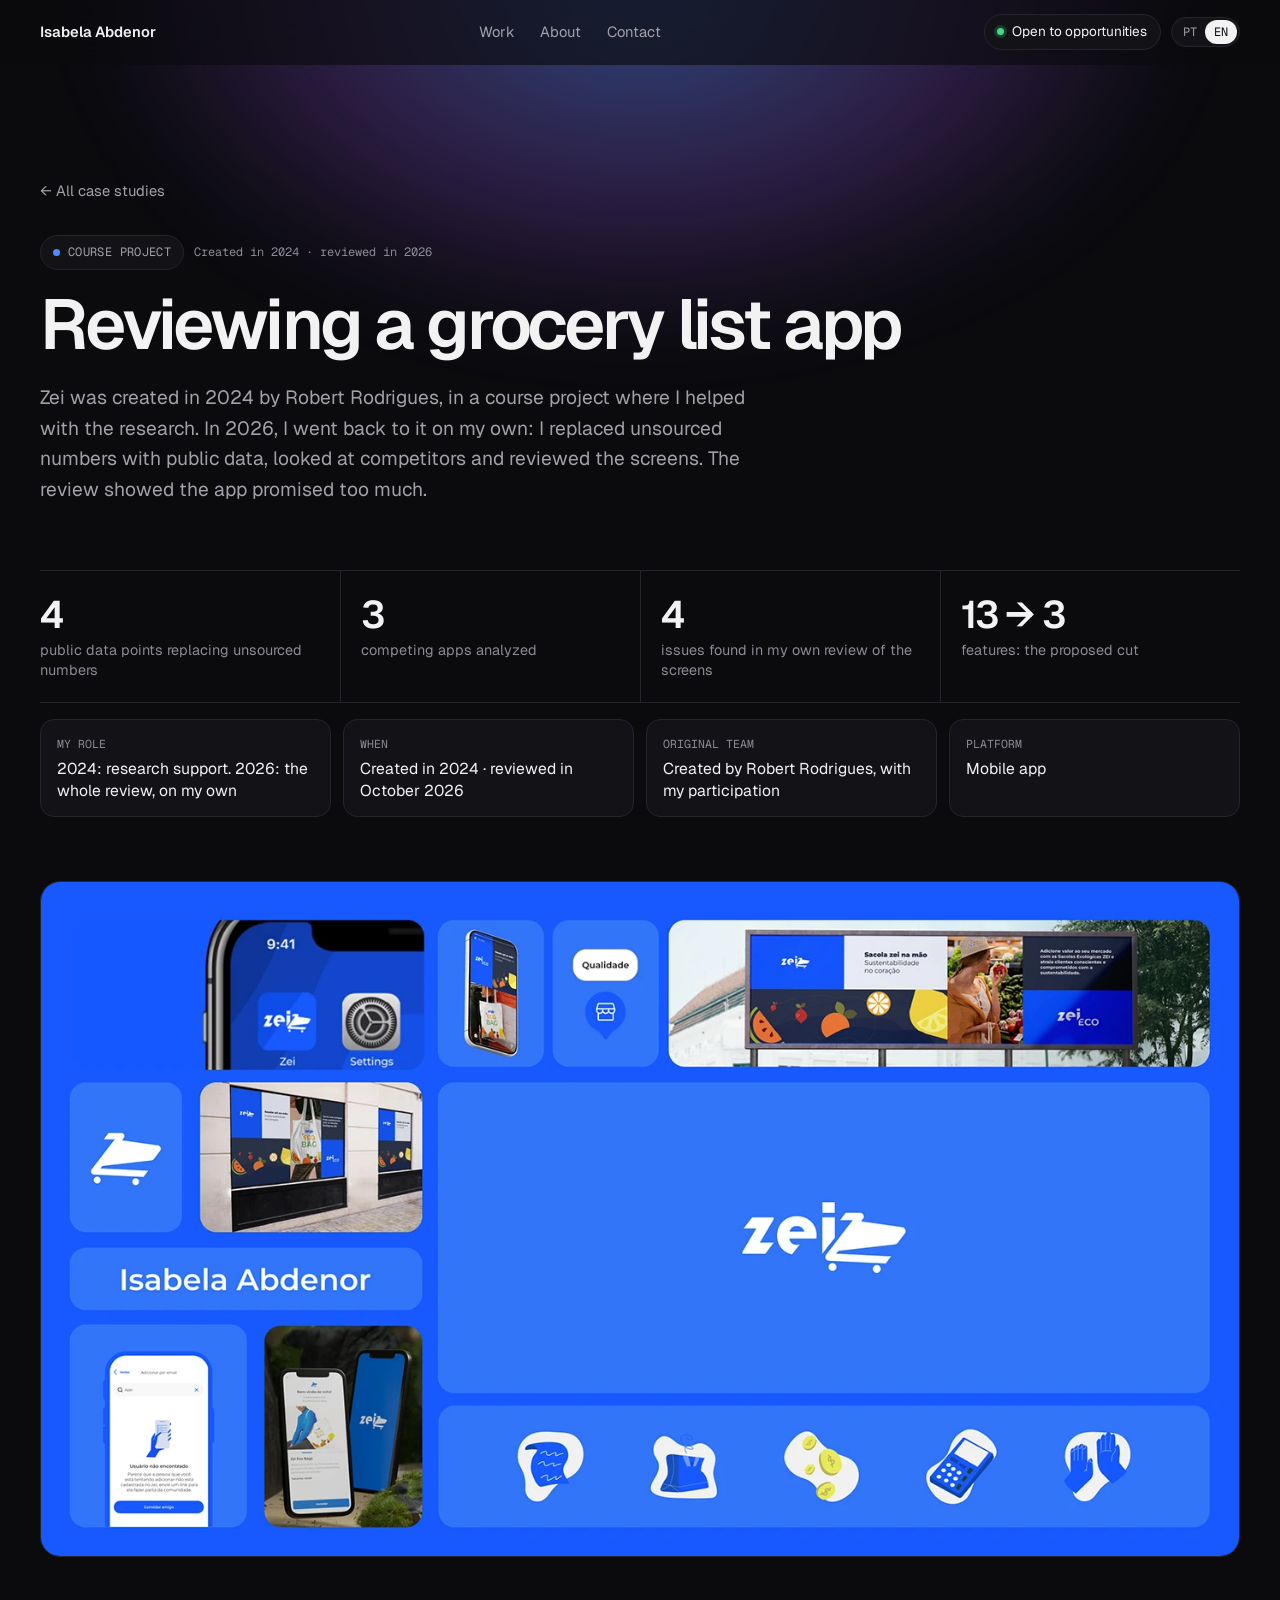
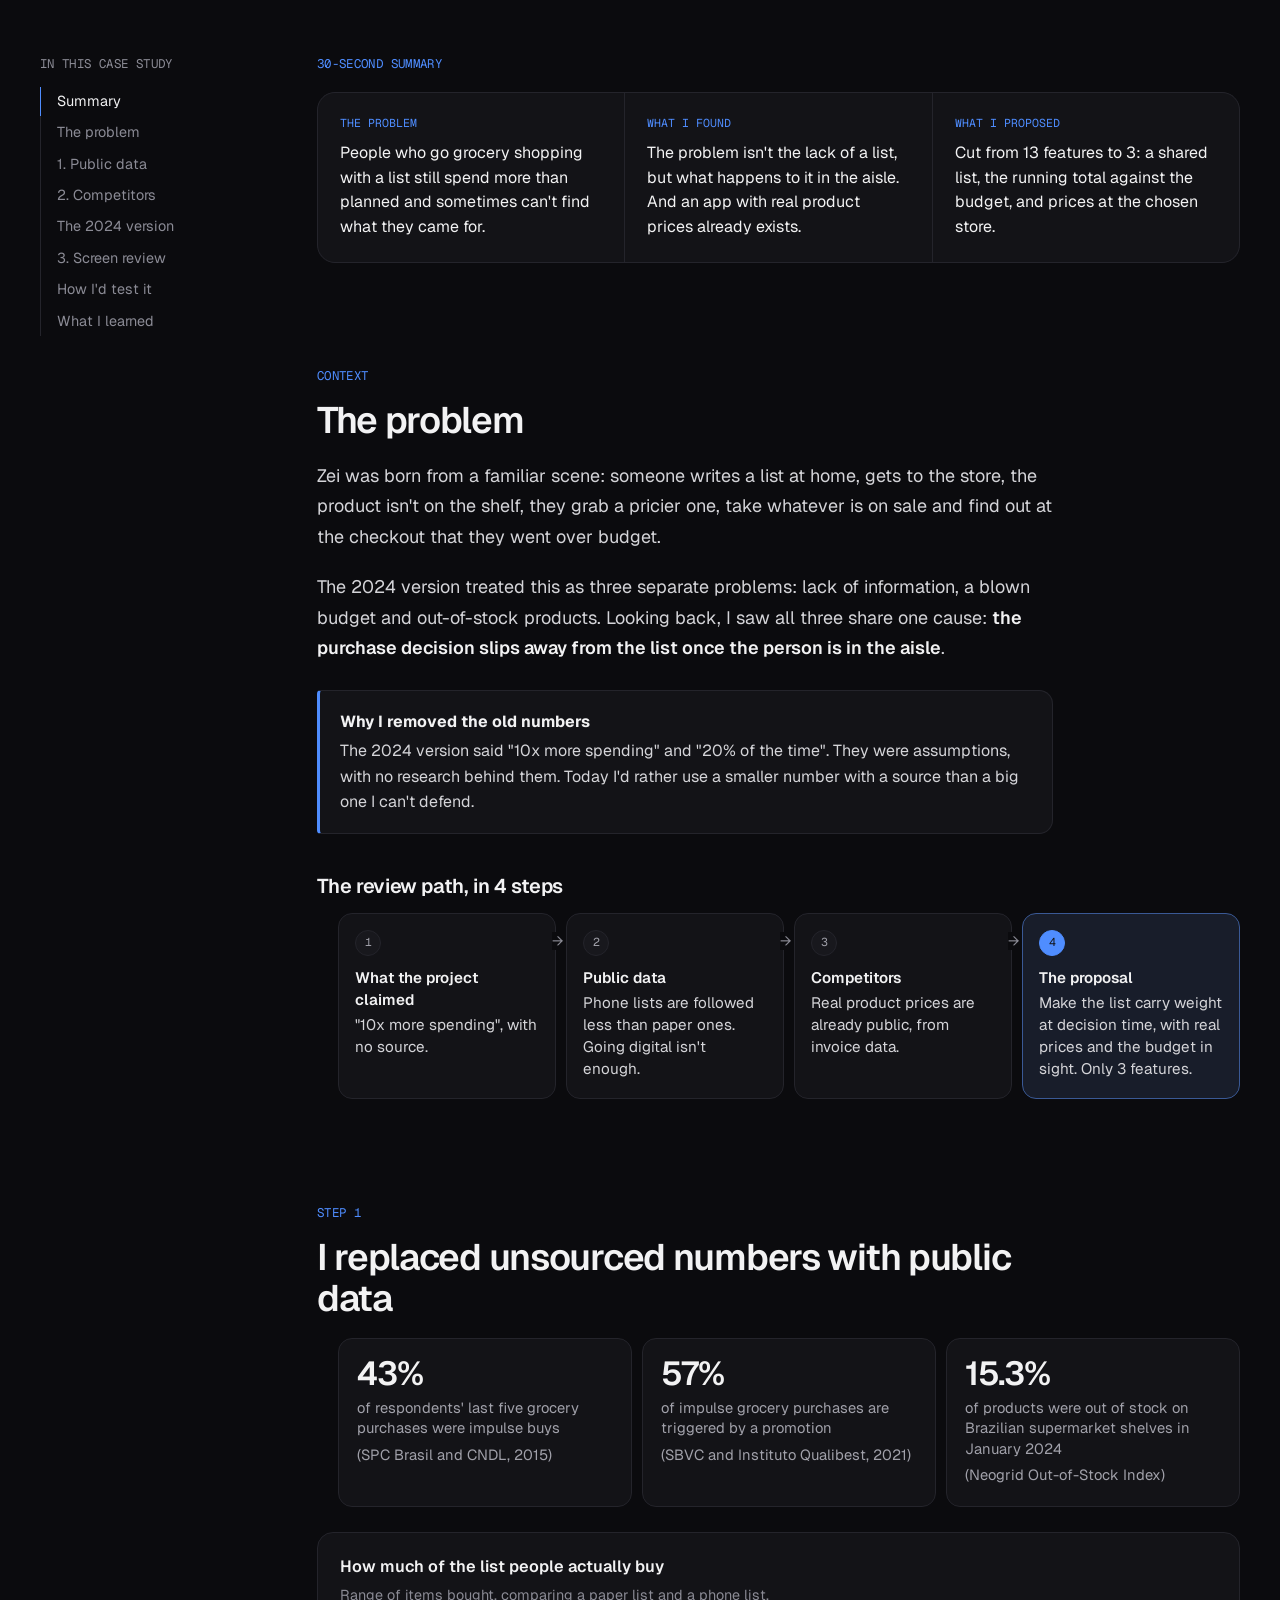
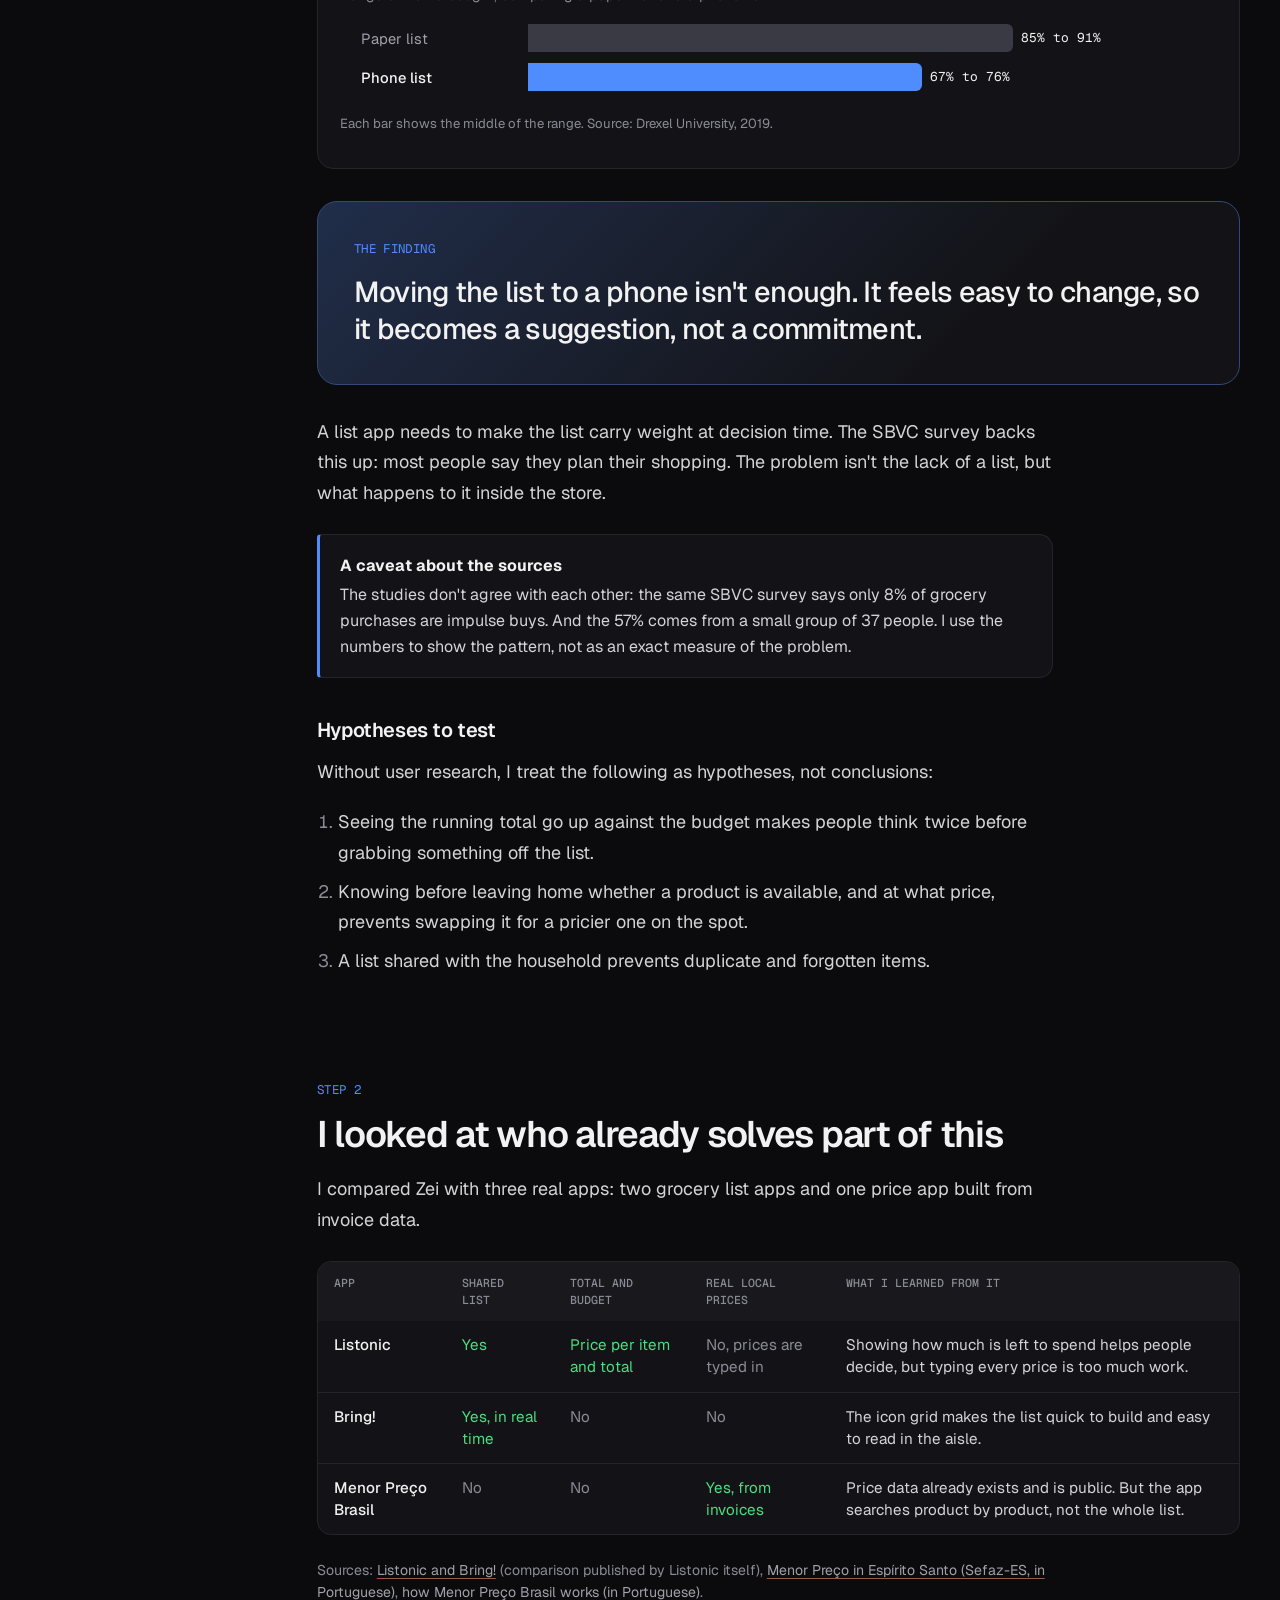
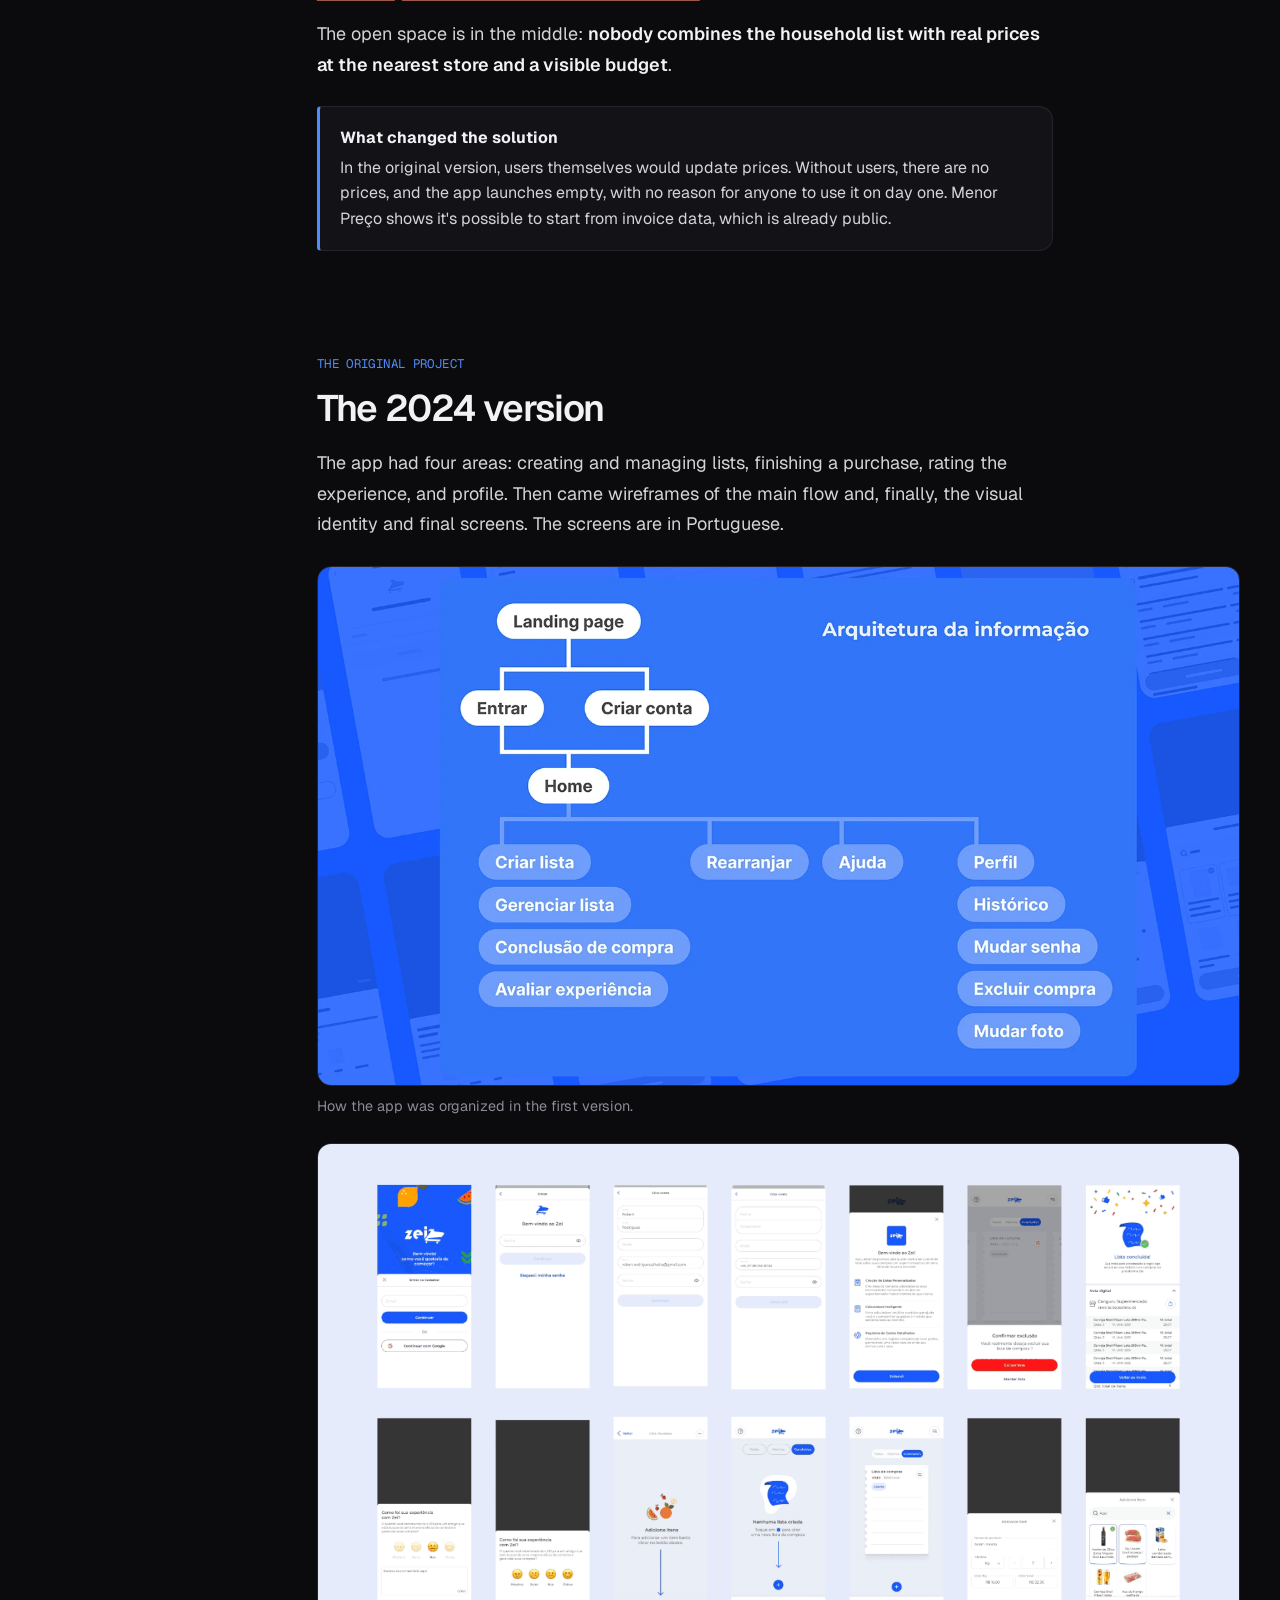
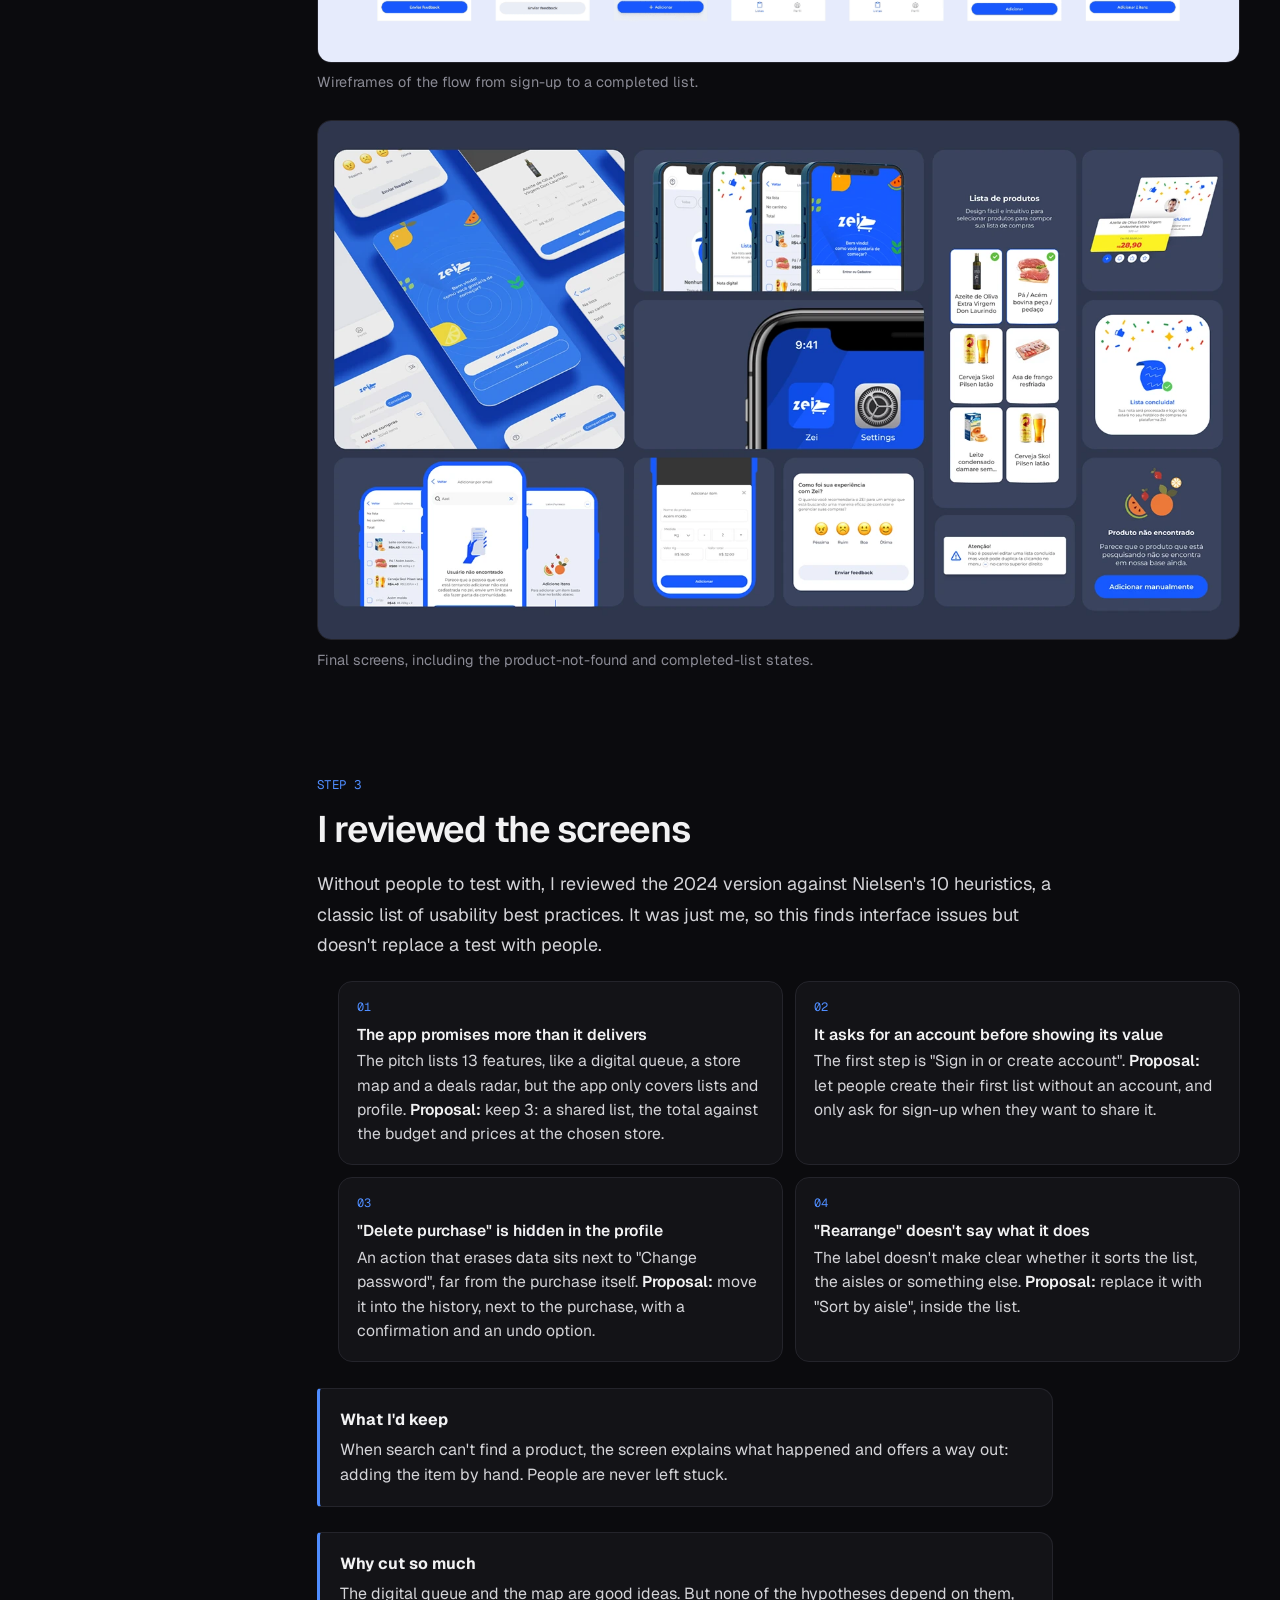
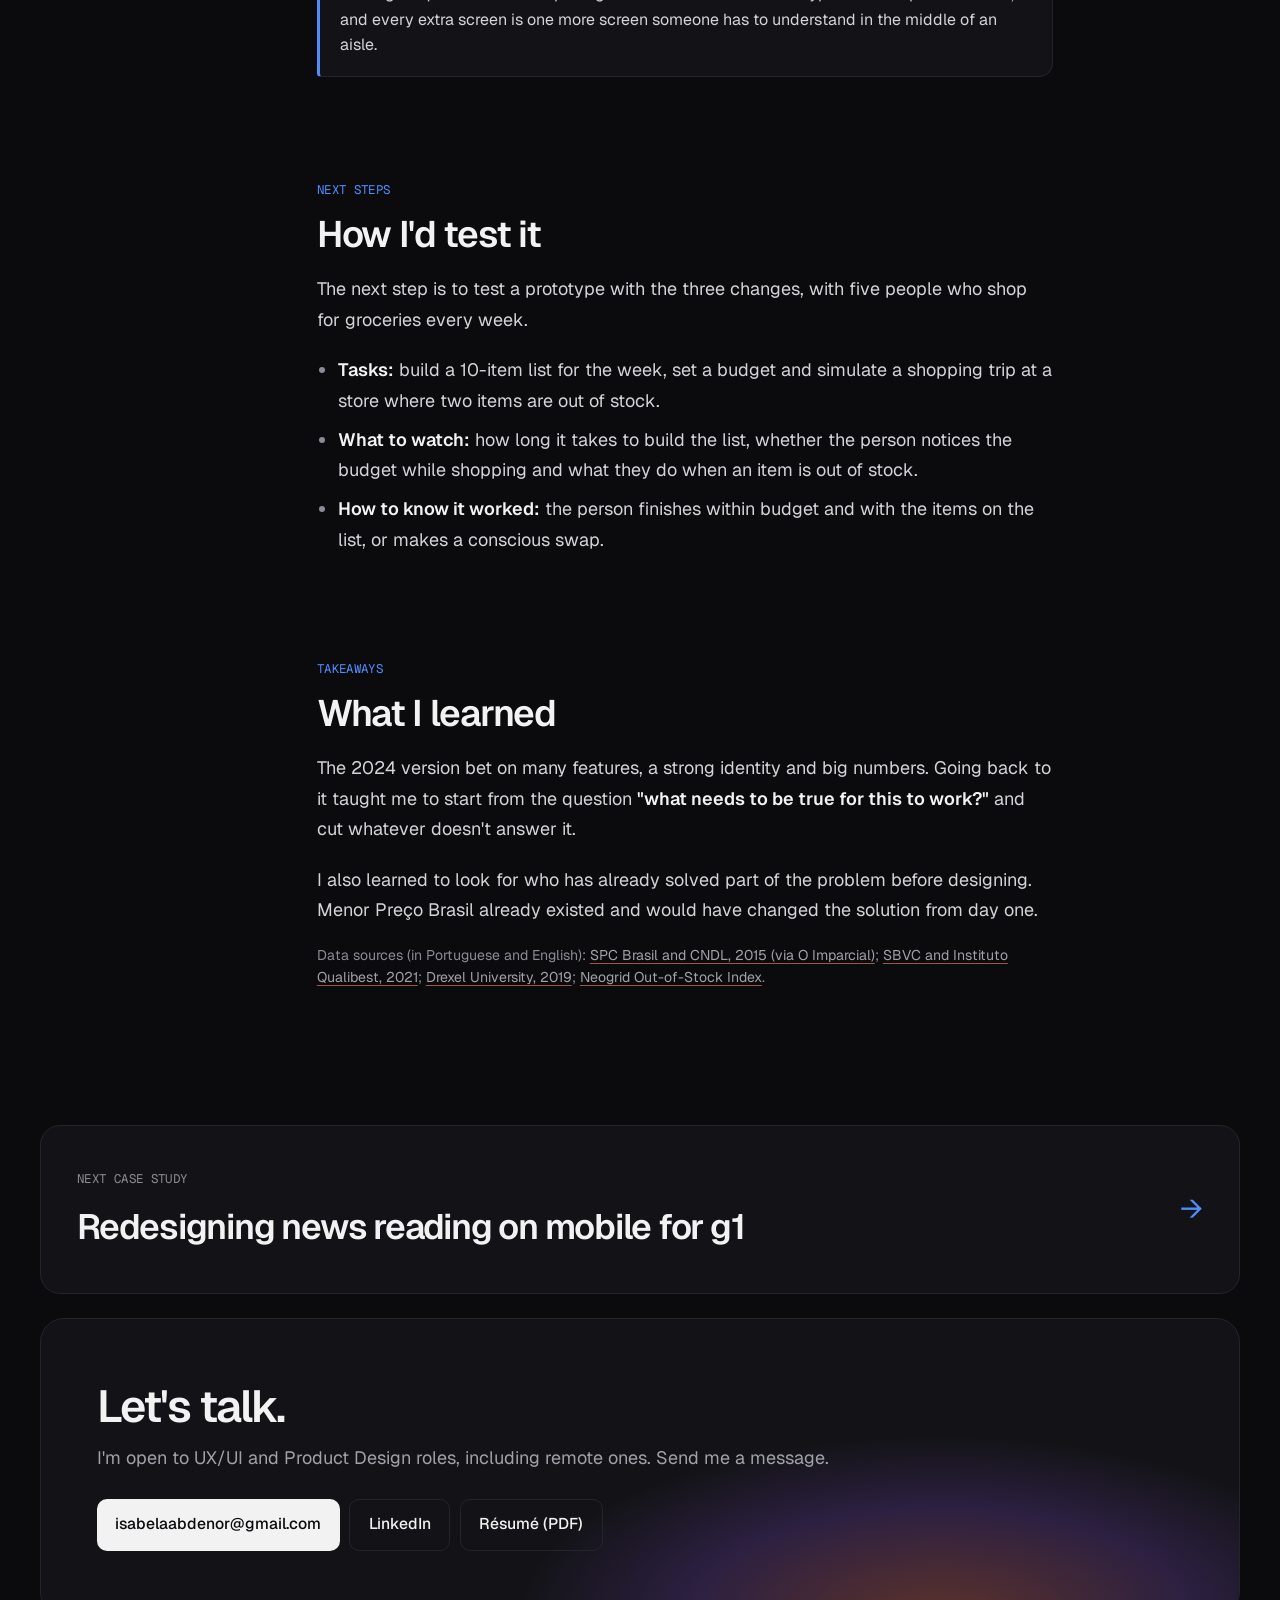
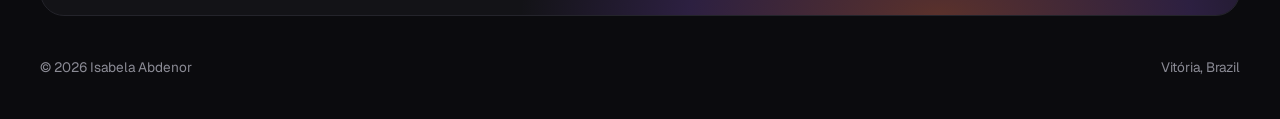
<file: en/zei.html>
<!doctype html>
<html lang="en">
<head>
<meta charset="utf-8">
<meta name="viewport" content="width=device-width, initial-scale=1">
<title>Zei: reviewing a grocery list app — Isabela Abdenor</title>
<meta name="description" content="Course project, reviewed: public data, competitor analysis and a screen review of a grocery list app, with a proposal to cut the scope from 13 features to 3.">
<meta property="og:type" content="article">
<meta property="og:title" content="Zei: reviewing a grocery list app — Isabela Abdenor">
<meta property="og:description" content="Public data, competitors and a screen review to rethink a grocery list app.">
<meta property="og:image" content="https://isabelaabdenor-ctrl.github.io/img/zei/capa.webp">
<meta property="og:url" content="https://isabelaabdenor-ctrl.github.io/en/zei.html">
<meta name="twitter:card" content="summary_large_image">
<link rel="alternate" hreflang="pt-BR" href="https://isabelaabdenor-ctrl.github.io/zei.html">
<link rel="alternate" hreflang="en" href="https://isabelaabdenor-ctrl.github.io/en/zei.html">
<link rel="alternate" hreflang="x-default" href="https://isabelaabdenor-ctrl.github.io/zei.html">
<meta name="theme-color" content="#0b0b0e">
<link rel="preconnect" href="https://fonts.googleapis.com">
<link rel="preconnect" href="https://fonts.gstatic.com" crossorigin>
<link href="https://fonts.googleapis.com/css2?family=Geist:wght@300..800&family=Geist+Mono:wght@400;500&display=swap" rel="stylesheet">
<link rel="stylesheet" href="../case.css?v=2">
</head>
<body style="--accent: #4f8dff">

<header class="bar">
  <div class="wrap">
    <a class="me" href="index.html">Isabela Abdenor</a>
    <nav aria-label="Main">
      <a href="index.html#cases">Work</a>
      <a href="index.html#about">About</a>
      <a href="#contact">Contact</a>
    </nav>
    <div class="right">
      <span class="pill open">Open to opportunities</span>
      <span class="lang" aria-label="Language"><a href="../zei.html" lang="pt-BR" hreflang="pt-BR">PT</a><a aria-current="true" href="zei.html" lang="en">EN</a></span>
    </div>
  </div>
</header>

<main>
  <div class="glow" aria-hidden="true"></div>

  <section class="case-top wrap">
    <a class="back" href="index.html#cases">← All case studies</a>
    <div class="tags"><span class="seal curso">Course project</span><span class="yr">Created in 2024 · reviewed in 2026</span></div>
    <h1>Reviewing a grocery list app</h1>
    <p class="lead">Zei was created in 2024 by Robert Rodrigues, in a course project where I helped with the research. In 2026, I went back to it on my own: I replaced unsourced numbers with public data, looked at competitors and reviewed the screens. The review showed the app promised too much.</p>

    <div class="numbers">
      <div><b>4</b><span>public data points replacing unsourced numbers</span></div>
      <div><b>3</b><span>competing apps analyzed</span></div>
      <div><b>4</b><span>issues found in my own review of the screens</span></div>
      <div><b>13 → 3</b><span>features: the proposed cut</span></div>
    </div>

    <dl class="facts">
      <div><dt>My role</dt><dd>2024: research support. 2026: the whole review, on my own</dd></div>
      <div><dt>When</dt><dd>Created in 2024 · reviewed in October 2026</dd></div>
      <div><dt>Original team</dt><dd>Created by Robert Rodrigues, with my participation</dd></div>
      <div><dt>Platform</dt><dd>Mobile app</dd></div>
    </dl>

    <figure class="cover">
      <img src="../img/zei/capa.webp" alt="Board with the Zei brand, app screens and point-of-sale applications" width="1400" height="788">
    </figure>
  </section>

  <div class="layout wrap">
    <nav class="toc" aria-label="Case study sections">
      <p class="mono">In this case study</p>
      <ol>
        <li><a href="#resumo">Summary</a></li>
        <li><a href="#contexto">The problem</a></li>
        <li><a href="#dados">1. Public data</a></li>
        <li><a href="#concorrentes">2. Competitors</a></li>
        <li><a href="#solucao">The 2024 version</a></li>
        <li><a href="#avaliacao">3. Screen review</a></li>
        <li><a href="#validacao">How I'd test it</a></li>
        <li><a href="#aprendi">What I learned</a></li>
      </ol>
    </nav>

    <article class="doc">

      <section id="resumo">
        <p class="mono num">30-second summary</p>
        <dl class="summary wide">
          <div><dt>The problem</dt><dd>People who go grocery shopping with a list still spend more than planned and sometimes can't find what they came for.</dd></div>
          <div><dt>What I found</dt><dd>The problem isn't the lack of a list, but what happens to it in the aisle. And an app with real product prices already exists.</dd></div>
          <div><dt>What I proposed</dt><dd>Cut from 13 features to 3: a shared list, the running total against the budget, and prices at the chosen store.</dd></div>
        </dl>
      </section>

      <section id="contexto">
        <p class="mono num">Context</p>
        <h2>The problem</h2>
        <p>Zei was born from a familiar scene: someone writes a list at home, gets to the store, the product isn't on the shelf, they grab a pricier one, take whatever is on sale and find out at the checkout that they went over budget.</p>
        <p>The 2024 version treated this as three separate problems: lack of information, a blown budget and out-of-stock products. Looking back, I saw all three share one cause: <strong>the purchase decision slips away from the list once the person is in the aisle</strong>.</p>
        <div class="callout"><b>Why I removed the old numbers</b>The 2024 version said "10x more spending" and "20% of the time". They were assumptions, with no research behind them. Today I'd rather use a smaller number with a source than a big one I can't defend.</div>

        <h3>The review path, in 4 steps</h3>
        <ol class="flow wide">
          <li><b>What the project claimed</b>"10x more spending", with no source.</li>
          <li><b>Public data</b>Phone lists are followed less than paper ones. Going digital isn't enough.</li>
          <li><b>Competitors</b>Real product prices are already public, from invoice data.</li>
          <li class="key"><b>The proposal</b>Make the list carry weight at decision time, with real prices and the budget in sight. Only 3 features.</li>
        </ol>
      </section>

      <section id="dados">
        <p class="mono num">Step 1</p>
        <h2>I replaced unsourced numbers with public data</h2>
        <ul class="funnel plain wide">
          <li><b>43%</b><span>of respondents' last five grocery purchases were impulse buys <span class="source">(SPC Brasil and CNDL, 2015)</span></span></li>
          <li><b>57%</b><span>of impulse grocery purchases are triggered by a promotion <span class="source">(SBVC and Instituto Qualibest, 2021)</span></span></li>
          <li><b>15.3%</b><span>of products were out of stock on Brazilian supermarket shelves in January 2024 <span class="source">(Neogrid Out-of-Stock Index)</span></span></li>
        </ul>

        <figure class="chart wide">
          <h4>How much of the list people actually buy</h4>
          <p class="how">Range of items bought, comparing a paper list and a phone list.</p>
          <ul class="bars">
            <li><span class="lab">Paper list</span><span class="track"><span class="fill" style="--v:70.4%"></span><span class="val" style="--v:70.4%">85% to 91%</span></span></li>
            <li><span class="lab"><b>Phone list</b></span><span class="track"><span class="fill hl" style="--v:57.2%"></span><span class="val" style="--v:57.2%">67% to 76%</span></span></li>
          </ul>
          <p class="legend-line"><span>Each bar shows the middle of the range. Source: Drexel University, 2019.</span></p>
        </figure>

        <div class="insight wide">
          <p class="mono">The finding</p>
          <p>Moving the list to a phone isn't enough. It feels easy to change, so it becomes a suggestion, not a commitment.</p>
        </div>
        <p>A list app needs to make the list carry weight at decision time. The SBVC survey backs this up: most people say they plan their shopping. The problem isn't the lack of a list, but what happens to it inside the store.</p>
        <div class="callout"><b>A caveat about the sources</b>The studies don't agree with each other: the same SBVC survey says only 8% of grocery purchases are impulse buys. And the 57% comes from a small group of 37 people. I use the numbers to show the pattern, not as an exact measure of the problem.</div>

        <h3>Hypotheses to test</h3>
        <p>Without user research, I treat the following as hypotheses, not conclusions:</p>
        <ol>
          <li>Seeing the running total go up against the budget makes people think twice before grabbing something off the list.</li>
          <li>Knowing before leaving home whether a product is available, and at what price, prevents swapping it for a pricier one on the spot.</li>
          <li>A list shared with the household prevents duplicate and forgotten items.</li>
        </ol>
      </section>

      <section id="concorrentes">
        <p class="mono num">Step 2</p>
        <h2>I looked at who already solves part of this</h2>
        <p>I compared Zei with three real apps: two grocery list apps and one price app built from invoice data.</p>
        <div class="table-wrap wide">
          <table>
            <thead>
              <tr><th scope="col">App</th><th scope="col">Shared list</th><th scope="col">Total and budget</th><th scope="col">Real local prices</th><th scope="col">What I learned from it</th></tr>
            </thead>
            <tbody>
              <tr><th scope="row">Listonic</th><td class="yes">Yes</td><td class="yes">Price per item and total</td><td class="no">No, prices are typed in</td><td>Showing how much is left to spend helps people decide, but typing every price is too much work.</td></tr>
              <tr><th scope="row">Bring!</th><td class="yes">Yes, in real time</td><td class="no">No</td><td class="no">No</td><td>The icon grid makes the list quick to build and easy to read in the aisle.</td></tr>
              <tr><th scope="row">Menor Preço Brasil</th><td class="no">No</td><td class="no">No</td><td class="yes">Yes, from invoices</td><td>Price data already exists and is public. But the app searches product by product, not the whole list.</td></tr>
            </tbody>
          </table>
        </div>
        <p class="source">Sources: <a href="https://listonic.com/compare-apps/listonic-vs-bring">Listonic and Bring!</a> (comparison published by Listonic itself), <a href="https://sefaz.es.gov.br/consumidor-capixaba-ja-pode-economizar-com-ap">Menor Preço in Espírito Santo (Sefaz-ES, in Portuguese)</a>, <a href="https://olhardigital.com.br/2025/08/03/dicas-e-tutoriais/quer-economizar-na-farmacia-e-supermercado-conheca-o-app-menor-preco-brasil/">how Menor Preço Brasil works (in Portuguese)</a>.</p>
        <p>The open space is in the middle: <strong>nobody combines the household list with real prices at the nearest store and a visible budget</strong>.</p>
        <div class="callout"><b>What changed the solution</b>In the original version, users themselves would update prices. Without users, there are no prices, and the app launches empty, with no reason for anyone to use it on day one. Menor Preço shows it's possible to start from invoice data, which is already public.</div>
      </section>

      <section id="solucao">
        <p class="mono num">The original project</p>
        <h2>The 2024 version</h2>
        <p>The app had four areas: creating and managing lists, finishing a purchase, rating the experience, and profile. Then came wireframes of the main flow and, finally, the visual identity and final screens. The screens are in Portuguese.</p>
        <figure class="figure wide">
          <img src="../img/zei/arquitetura.webp" alt="Diagram of how the app was organized: landing page, sign in or create account, home and the list, rearrange, help and profile areas" loading="lazy" width="1400" height="788">
          <figcaption>How the app was organized in the first version.</figcaption>
        </figure>
        <figure class="figure wide">
          <img src="../img/zei/wireframes.gif" alt="Wireframes of the login, sign-up, list and checkout screens" loading="lazy" width="1400" height="787">
          <figcaption>Wireframes of the flow from sign-up to a completed list.</figcaption>
        </figure>
        <figure class="figure wide">
          <img src="../img/zei/telas.webp" alt="Final screens: product list with photos, completed list, product not found, experience rating and alert" loading="lazy" width="1400" height="788">
          <figcaption>Final screens, including the product-not-found and completed-list states.</figcaption>
        </figure>
      </section>

      <section id="avaliacao">
        <p class="mono num">Step 3</p>
        <h2>I reviewed the screens</h2>
        <p>Without people to test with, I reviewed the 2024 version against Nielsen's 10 heuristics, a classic list of usability best practices. It was just me, so this finds interface issues but doesn't replace a test with people.</p>
        <ol class="decisions wide">
          <li><b>The app promises more than it delivers</b>The pitch lists 13 features, like a digital queue, a store map and a deals radar, but the app only covers lists and profile. <strong>Proposal:</strong> keep 3: a shared list, the total against the budget and prices at the chosen store.</li>
          <li><b>It asks for an account before showing its value</b>The first step is "Sign in or create account". <strong>Proposal:</strong> let people create their first list without an account, and only ask for sign-up when they want to share it.</li>
          <li><b>"Delete purchase" is hidden in the profile</b>An action that erases data sits next to "Change password", far from the purchase itself. <strong>Proposal:</strong> move it into the history, next to the purchase, with a confirmation and an undo option.</li>
          <li><b>"Rearrange" doesn't say what it does</b>The label doesn't make clear whether it sorts the list, the aisles or something else. <strong>Proposal:</strong> replace it with "Sort by aisle", inside the list.</li>
        </ol>
        <div class="callout"><b>What I'd keep</b>When search can't find a product, the screen explains what happened and offers a way out: adding the item by hand. People are never left stuck.</div>
        <div class="callout"><b>Why cut so much</b>The digital queue and the map are good ideas. But none of the hypotheses depend on them, and every extra screen is one more screen someone has to understand in the middle of an aisle.</div>
      </section>

      <section id="validacao">
        <p class="mono num">Next steps</p>
        <h2>How I'd test it</h2>
        <p>The next step is to test a prototype with the three changes, with five people who shop for groceries every week.</p>
        <ul>
          <li><strong>Tasks:</strong> build a 10-item list for the week, set a budget and simulate a shopping trip at a store where two items are out of stock.</li>
          <li><strong>What to watch:</strong> how long it takes to build the list, whether the person notices the budget while shopping and what they do when an item is out of stock.</li>
          <li><strong>How to know it worked:</strong> the person finishes within budget and with the items on the list, or makes a conscious swap.</li>
        </ul>
      </section>

      <section id="aprendi">
        <p class="mono num">Takeaways</p>
        <h2>What I learned</h2>
        <p>The 2024 version bet on many features, a strong identity and big numbers. Going back to it taught me to start from the question <strong>"what needs to be true for this to work?"</strong> and cut whatever doesn't answer it.</p>
        <p>I also learned to look for who has already solved part of the problem before designing. Menor Preço Brasil already existed and would have changed the solution from day one.</p>
        <p class="source">Data sources (in Portuguese and English): <a href="https://oimparcial.com.br/brasil/2015/08/33-das-compras-feitas-por-impulso-sao-de-supermercado-aponta-pesquisa/">SPC Brasil and CNDL, 2015 (via O Imparcial)</a>; <a href="https://sbvc.com.br/bfd_download/estudo-jornada-de-compra-do-consumidor-omnichannel">SBVC and Instituto Qualibest, 2021</a>; <a href="https://newsblog.drexel.edu/2019/05/14/digital-shopping-lists-can-lead-to-impulse-buying/">Drexel University, 2019</a>; <a href="https://mercadoeconsumo.com.br/20/02/2024/noticias/supermercados-registram-ruptura-de-153-em-janeiro-segundo-pesquisa-da-neogrid/">Neogrid Out-of-Stock Index</a>.</p>
      </section>

    </article>
  </div>

  <div class="wrap">
    <a class="next" href="g1.html">
      <span><span class="mono">Next case study</span><b>Redesigning news reading on mobile for g1</b></span>
      <span class="arrow" aria-hidden="true">→</span>
    </a>

    <section class="contact" id="contact">
      <h2>Let's talk.</h2>
      <p>I'm open to UX/UI and Product Design roles, including remote ones. Send me a message.</p>
      <div class="links">
        <a class="btn" href="mailto:isabelaabdenor@gmail.com">isabelaabdenor@gmail.com</a>
        <a class="btn ghost" href="https://www.linkedin.com/in/isabelaabdenor/">LinkedIn</a>
        <a class="btn ghost" href="../resume-isabela-abdenor.pdf">Résumé (PDF)</a>
      </div>
    </section>
    <footer class="foot"><span>© 2026 Isabela Abdenor</span><span>Vitória, Brazil</span></footer>
  </div>
</main>

<script src="../case.js?v=2"></script>
</body>
</html>
</file>
<file: case.css>
/* Páginas de case — mesmo visual escuro da home nova.
   O texto longo usa cinza claro (não o cinza dos rótulos) e coluna estreita,
   para continuar confortável de ler no fundo escuro. */

:root {
  color-scheme: dark;
  --bg: #0b0b0e;
  --surface: #131317;
  --surface-2: #18181d;
  --line: #24242b;
  --text: #f2f2f3;
  --body: #d4d4d8;
  --muted: #a1a1aa;
  --dim: #8b8b95;
  --coral: #ff8a6b;
  --ok: #4ade80;
  --accent: var(--coral);
  --sans: "Geist", system-ui, sans-serif;
  --mono: "Geist Mono", ui-monospace, monospace;
  --max: 1200px;
  --gutter: clamp(16px, 4vw, 40px);
}

* { box-sizing: border-box; }
html { -webkit-text-size-adjust: 100%; scroll-behavior: smooth; }
body { margin: 0; background: var(--bg); color: var(--body); font-family: var(--sans); font-size: 1.125rem; line-height: 1.7; overflow-x: hidden; }
img { display: block; max-width: 100%; height: auto; }
a { color: var(--text); text-decoration-color: rgba(255, 138, 107, .6); text-underline-offset: .2em; }
a:hover { text-decoration-color: var(--coral); }
:focus-visible { outline: 2px solid var(--coral); outline-offset: 3px; border-radius: 6px; }
::selection { background: rgba(255, 138, 107, .35); }
strong { color: var(--text); font-weight: 600; }
.wrap { width: min(calc(100% - 2 * var(--gutter)), var(--max)); margin-inline: auto; }
.mono { font-family: var(--mono); font-size: .78rem; letter-spacing: .03em; text-transform: uppercase; }

/* brilho do topo, na cor do case */
.glow { position: absolute; z-index: 0; left: 50%; top: -360px; width: min(1100px, 140vw); height: 700px; transform: translateX(-50%); pointer-events: none;
  background: radial-gradient(closest-side, color-mix(in srgb, var(--accent) 45%, transparent), rgba(160, 90, 255, .22) 60%, transparent); filter: blur(40px); }

/* barra fixa */
.bar { position: sticky; top: 0; z-index: 20; background: rgba(11, 11, 14, .65); backdrop-filter: blur(14px); -webkit-backdrop-filter: blur(14px); border-bottom: 1px solid transparent; transition: border-color .2s ease; }
.bar.scrolled { border-bottom-color: var(--line); }
.bar .wrap { display: flex; align-items: center; justify-content: space-between; gap: 1rem; height: 64px; font-size: .92rem; }
.bar .me { font-weight: 600; text-decoration: none; white-space: nowrap; }
.bar nav { display: flex; gap: 1.6rem; }
.bar nav a { color: var(--muted); text-decoration: none; transition: color .15s ease; }
.bar nav a:hover { color: var(--text); }
.bar .right { display: flex; align-items: center; gap: .6rem; }
.pill { display: inline-flex; align-items: center; gap: .5rem; padding: .32rem .8rem; border: 1px solid var(--line); border-radius: 999px; background: var(--surface); font-size: .85rem; white-space: nowrap; color: var(--text); }
.pill.open::before { content: ""; width: 7px; height: 7px; border-radius: 50%; background: #3ddc84; box-shadow: 0 0 0 3px rgba(61, 220, 132, .18); }
.lang { display: inline-flex; border: 1px solid var(--line); border-radius: 999px; padding: 2px; background: var(--surface); }
.lang a { padding: .1rem .55rem; border-radius: 999px; text-decoration: none; font-family: var(--mono); font-size: .75rem; color: var(--muted); }
.lang a[aria-current] { background: var(--text); color: var(--bg); }

.btn { display: inline-flex; align-items: center; gap: .45rem; padding: .72rem 1.15rem; border-radius: 10px; font-weight: 500; font-size: .98rem; text-decoration: none; background: var(--text); color: var(--bg); transition: transform .15s ease, opacity .15s ease, border-color .15s ease; }
.btn:hover { opacity: .88; }
.btn:active { transform: scale(.97); }
.btn.ghost { background: transparent; color: var(--text); border: 1px solid var(--line); }
.btn.ghost:hover { opacity: 1; border-color: #3a3a44; }

.seal { display: inline-flex; align-items: center; gap: .5rem; font-family: var(--mono); font-size: .75rem; letter-spacing: .03em; text-transform: uppercase; color: var(--muted); white-space: nowrap; padding: .38rem .75rem; border: 1px solid var(--line); border-radius: 999px; background: var(--surface); }
.seal::before { content: ""; width: 7px; height: 7px; border-radius: 50%; background: var(--coral); }
.seal.facul::before { background: #f5a524; }
.seal.curso::before { background: #4f8dff; }

/* ---------- topo do case ---------- */
.case-top { position: relative; z-index: 1; padding: clamp(56px, 9vw, 110px) 0 0; }
.back { display: inline-flex; gap: .4rem; color: var(--muted); text-decoration: none; font-size: .92rem; margin-bottom: 2rem; }
.back:hover { color: var(--text); }
.case-top .tags { display: flex; flex-wrap: wrap; align-items: center; gap: .6rem; }
.case-top .tags .yr { font-family: var(--mono); font-size: .75rem; color: var(--dim); }
.case-top h1 { margin: 1.2rem 0 0; max-width: 18ch; color: var(--text); font-size: clamp(2.3rem, 5.6vw, 4.4rem); font-weight: 600; line-height: 1.02; letter-spacing: -0.045em; }
.case-top .lead { max-width: 56ch; margin: 1.4rem 0 0; color: var(--muted); font-size: clamp(1.1rem, 1.5vw, 1.25rem); line-height: 1.6; }

/* números grandes */
.numbers { display: grid; grid-template-columns: repeat(4, minmax(0, 1fr)); margin-top: clamp(40px, 6vw, 64px); border-top: 1px solid var(--line); border-bottom: 1px solid var(--line); }
.numbers div { padding: 22px 20px 22px 0; }
.numbers div + div { padding-left: 20px; border-left: 1px solid var(--line); }
.numbers b { display: block; color: var(--text); font-size: clamp(1.7rem, 3vw, 2.5rem); font-weight: 600; letter-spacing: -0.04em; line-height: 1.1; }
.numbers span { display: block; margin-top: .3rem; color: var(--dim); font-size: .9rem; line-height: 1.4; }

/* ficha: papel, duração, tipo, ferramentas */
.facts { display: grid; grid-template-columns: repeat(4, minmax(0, 1fr)); gap: 12px; margin: 16px 0 0; }
.facts div { padding: 14px 16px; border: 1px solid var(--line); border-radius: 14px; background: var(--surface); }
.facts dt { font-family: var(--mono); font-size: .72rem; text-transform: uppercase; color: var(--dim); }
.facts dd { margin: .25rem 0 0; color: var(--text); font-size: .98rem; line-height: 1.4; }

.cover { margin: clamp(40px, 6vw, 64px) 0 0; border-radius: 20px; overflow: hidden; border: 1px solid var(--line); background: var(--surface); }

/* ---------- corpo: índice lateral + texto ---------- */
.layout { display: grid; grid-template-columns: 200px minmax(0, 1fr); gap: clamp(32px, 6vw, 88px); margin-top: clamp(56px, 8vw, 96px); }
.toc { position: sticky; top: 96px; align-self: start; }
.toc p { margin: 0 0 .8rem; color: var(--dim); }
.toc ol { list-style: none; margin: 0; padding: 0; display: grid; gap: .15rem; border-left: 1px solid var(--line); }
.toc a { display: block; padding: .3rem 0 .3rem 1rem; margin-left: -1px; border-left: 1px solid transparent; color: var(--dim); text-decoration: none; font-size: .9rem; line-height: 1.35; transition: color .15s ease, border-color .15s ease; }
.toc a:hover { color: var(--text); }
.toc a.on { color: var(--text); border-left-color: var(--accent); }

.doc { min-width: 0; }
.doc section > :not(.wide) { max-width: 46rem; }
.doc section { scroll-margin-top: 90px; }
.doc section + section { margin-top: clamp(64px, 8vw, 104px); }
.doc .num { color: var(--accent); }
.doc h2 { margin: .5rem 0 1.2rem; color: var(--text); font-size: clamp(1.7rem, 3vw, 2.3rem); font-weight: 600; letter-spacing: -0.035em; line-height: 1.12; }
.doc h3 { margin: 2.2rem 0 .6rem; color: var(--text); font-size: 1.25rem; font-weight: 600; letter-spacing: -0.02em; }
.doc p { margin: 0 0 1.1em; }
.doc ul, .doc ol { margin: 0 0 1.2em; padding-left: 1.2em; }
.doc li { margin-bottom: .45em; }
.doc li::marker { color: var(--dim); }

/* resumo de 30 segundos */
.summary { display: grid; grid-template-columns: repeat(3, minmax(0, 1fr)); gap: 1px; background: var(--line); border: 1px solid var(--line); border-radius: 18px; overflow: hidden; }
.summary div { background: var(--surface); padding: 20px 22px 22px; }
.summary dt { font-family: var(--mono); font-size: .72rem; text-transform: uppercase; color: var(--accent); margin-bottom: .5rem; }
.summary dd { margin: 0; color: var(--text); font-size: 1rem; line-height: 1.55; }

/* destaque no meio do texto */
.callout { margin: 1.6rem 0; padding: 18px 20px; border: 1px solid var(--line); border-left: 3px solid var(--accent); border-radius: 4px 14px 14px 4px; background: var(--surface); font-size: 1rem; line-height: 1.6; }
.callout b { display: block; color: var(--text); margin-bottom: .25rem; }
.quote { margin: 1.8rem 0; padding: 0 0 0 20px; border-left: 2px solid var(--line); color: var(--text); font-size: 1.25rem; line-height: 1.5; letter-spacing: -0.01em; }
.quote cite { display: block; margin-top: .5rem; color: var(--dim); font-size: .9rem; font-style: normal; }

/* tabelas */
.table-wrap { overflow-x: auto; margin: 1.6rem 0; border: 1px solid var(--line); border-radius: 14px; background: var(--surface); -webkit-overflow-scrolling: touch; }
table { border-collapse: collapse; width: 100%; min-width: 600px; font-size: .95rem; line-height: 1.45; }
th, td { text-align: left; vertical-align: top; padding: 13px 16px; border-bottom: 1px solid var(--line); }
tr:last-child th, tr:last-child td { border-bottom: 0; }
thead th { font-family: var(--mono); font-size: .72rem; font-weight: 500; text-transform: uppercase; color: var(--dim); background: var(--surface-2); }
tbody th { color: var(--text); font-weight: 500; }
td.yes { color: var(--ok); }
td.no { color: var(--dim); }
td.hl, td strong { color: var(--text); }
.source { color: var(--dim); font-size: .88rem; line-height: 1.55; }
.source a { color: var(--muted); }

/* print ao lado da lista */
.split { display: grid; grid-template-columns: minmax(0, 240px) minmax(0, 1fr); gap: clamp(20px, 4vw, 40px); align-items: start; margin: 1.6rem 0; }
.split img { width: 100%; border-radius: 22px; border: 5px solid #000; box-shadow: 0 0 0 1px var(--line); }
.split ol { margin: 0; }

/* antes e depois arrastável */
.compare { display: grid; grid-template-columns: minmax(0, 300px) minmax(0, 1fr); gap: clamp(24px, 5vw, 56px); align-items: center; margin: 1.8rem 0 2.2rem; padding: clamp(22px, 4vw, 40px); border: 1px solid var(--line); border-radius: 20px; background: var(--surface); }
.compare-frame { position: relative; aspect-ratio: 375 / 812; border-radius: 32px; border: 6px solid #000; box-shadow: 0 0 0 1px #2c2c33, 0 24px 48px rgba(0, 0, 0, .5); overflow: hidden; background: #fff; touch-action: pan-y; }
.compare-frame img { position: absolute; inset: 0; width: 100%; height: 100%; object-fit: cover; }
.c-depois { position: absolute; inset: 0; clip-path: inset(0 0 0 var(--pos)); }
.c-handle { position: absolute; top: 0; bottom: 0; left: var(--pos); width: 2px; margin-left: -1px; background: var(--accent); pointer-events: none; }
.c-handle span { position: absolute; top: 50%; left: 50%; width: 38px; height: 38px; margin: -19px 0 0 -19px; border-radius: 50%; background: var(--accent); box-shadow: 0 4px 14px rgba(0, 0, 0, .4); }
.c-handle span::before, .c-handle span::after { content: ""; position: absolute; top: 50%; width: 7px; height: 7px; margin-top: -4px; border-top: 2px solid #111; border-left: 2px solid #111; }
.c-handle span::before { left: 9px; transform: rotate(-45deg); }
.c-handle span::after { right: 9px; transform: rotate(135deg); }
.c-lab { position: absolute; bottom: 12px; font-family: var(--mono); font-size: .7rem; text-transform: uppercase; background: rgba(0, 0, 0, .78); color: #fff; padding: 4px 9px; border-radius: 999px; pointer-events: none; }
.c-lab.l { left: 10px; }
.c-lab.r { right: 10px; background: var(--accent); color: #111; }
.compare-frame input[type=range] { position: absolute; inset: 0; width: 100%; height: 100%; margin: 0; opacity: 0; cursor: ew-resize; }
.compare-frame:has(input:focus-visible) .c-handle span { outline: 2px solid #fff; outline-offset: 3px; }
.compare-notes { list-style: none; margin: 0; padding: 0; display: grid; gap: 1.2rem; }
.compare-notes li { margin: 0; font-size: 1rem; }
.compare-notes b { display: block; color: var(--text); font-size: 1.1rem; margin-bottom: .2rem; }

/* telas lado a lado */
.screens { list-style: none; display: grid; grid-template-columns: repeat(4, minmax(0, 1fr)); gap: clamp(14px, 2vw, 24px); margin: 1.8rem 0; padding: clamp(18px, 3vw, 32px); border: 1px solid var(--line); border-radius: 20px; background: var(--surface); }
.screens li { margin: 0; }
.screens img { width: 100%; filter: drop-shadow(0 16px 26px rgba(0, 0, 0, .45)); }
.screens .cap { margin: .9rem 0 0; color: var(--dim); font-size: .9rem; line-height: 1.4; }
.screens .cap b { display: block; color: var(--text); font-weight: 500; }

/* decisões numeradas em cartões */
.decisions { list-style: none; counter-reset: d; display: grid; grid-template-columns: repeat(2, minmax(0, 1fr)); gap: 12px; margin: 1.4rem 0; padding: 0; }
.decisions li { counter-increment: d; margin: 0; padding: 16px 18px 18px; border: 1px solid var(--line); border-radius: 14px; background: var(--surface); font-size: .98rem; line-height: 1.55; }
.decisions li::before { content: counter(d, decimal-leading-zero); display: block; font-family: var(--mono); font-size: .75rem; color: var(--accent); margin-bottom: .4rem; }
.decisions b { display: block; color: var(--text); font-weight: 600; margin-bottom: .15rem; }

.rules { margin: 1.8rem 0; padding: 20px 24px; border: 1px solid color-mix(in srgb, var(--accent) 40%, var(--line)); border-radius: 18px; background: color-mix(in srgb, var(--accent) 7%, var(--surface)); }
.rules h3 { margin-top: 0; }
.rules ul { margin-bottom: 0; }

/* próximo case e contato */
.next { display: flex; justify-content: space-between; align-items: center; gap: 1rem; margin-top: clamp(80px, 10vw, 120px); padding: clamp(22px, 4vw, 36px); border: 1px solid var(--line); border-radius: 20px; background: var(--surface); text-decoration: none; transition: border-color .2s ease; }
.next:hover { border-color: #3a3a44; }
.next .mono { color: var(--dim); }
.next b { display: block; margin-top: .3rem; color: var(--text); font-size: clamp(1.5rem, 3vw, 2.2rem); font-weight: 600; letter-spacing: -0.035em; }
.next .arrow { font-size: 1.8rem; color: var(--accent); transition: transform .2s ease; }
.next:hover .arrow { transform: translateX(4px); }

.contact { position: relative; overflow: hidden; margin: 24px 0 40px; padding: clamp(36px, 6vw, 64px) clamp(22px, 5vw, 56px); border: 1px solid var(--line); border-radius: 24px; background: var(--surface); }
.contact::before { content: ""; position: absolute; right: -10%; bottom: -60%; width: 70%; height: 120%; background: radial-gradient(closest-side, rgba(255, 120, 90, .3), rgba(160, 90, 255, .18) 60%, transparent); pointer-events: none; }
.contact h2 { position: relative; margin: 0; color: var(--text); font-size: clamp(1.8rem, 4vw, 2.8rem); font-weight: 600; letter-spacing: -0.045em; line-height: 1.05; }
.contact p { position: relative; margin: .8rem 0 0; color: var(--muted); }
.contact .links { position: relative; display: flex; flex-wrap: wrap; gap: .6rem; margin-top: 1.6rem; }
.foot { display: flex; justify-content: space-between; gap: 1rem; flex-wrap: wrap; padding: 0 0 40px; color: var(--dim); font-size: .85rem; }

/* entrada e aparecimento ao rolar */
@keyframes subir { from { opacity: 0; transform: translateY(14px); } to { opacity: 1; transform: none; } }
.case-top > * { animation: subir .7s cubic-bezier(.2, .7, .2, 1) both; }
.case-top > :nth-child(2) { animation-delay: .05s; }
.case-top > :nth-child(3) { animation-delay: .1s; }
.case-top > :nth-child(4) { animation-delay: .15s; }
.case-top > :nth-child(n+5) { animation-delay: .2s; }
.reveal { opacity: 0; transform: translateY(22px); transition: opacity .8s cubic-bezier(.2, .7, .2, 1), transform .8s cubic-bezier(.2, .7, .2, 1); }
.reveal.in { opacity: 1; transform: none; }

@media (max-width: 1000px) {
  .layout { grid-template-columns: minmax(0, 1fr); }
  .toc { display: none; }
}
@media (max-width: 860px) {
  .bar nav { display: none; }
  .numbers, .facts { grid-template-columns: repeat(2, minmax(0, 1fr)); }
  .numbers div:nth-child(3) { padding-left: 0; border-left: 0; }
  .numbers div:nth-child(n+3) { border-top: 1px solid var(--line); }
  .summary { grid-template-columns: minmax(0, 1fr); }
  .screens { grid-template-columns: repeat(2, minmax(0, 1fr)); }
  .split { grid-template-columns: minmax(0, 1fr); }
  .split img { max-width: 240px; }
  .compare { grid-template-columns: minmax(0, 1fr); justify-items: center; }
  .compare-frame { width: min(100%, 280px); }
  .decisions { grid-template-columns: minmax(0, 1fr); }
}
@media (max-width: 520px) {
  .bar .open { display: none; }
}
@media (prefers-reduced-motion: reduce) {
  html { scroll-behavior: auto; }
  .case-top > * { animation: none; }
  .reveal { opacity: 1; transform: none; transition: none; }
  .btn, .next .arrow { transition: none; }
}

/* ---------- pesquisa explicada em gráficos ---------- */

/* caminho do raciocínio: 4 passos em linha */
.flow { list-style: none; counter-reset: f; display: grid; grid-template-columns: repeat(4, minmax(0, 1fr)); gap: 10px; margin: 1.6rem 0; padding: 0; }
.flow li { position: relative; counter-increment: f; margin: 0; padding: 16px 16px 18px; border: 1px solid var(--line); border-radius: 14px; background: var(--surface); font-size: .95rem; line-height: 1.45; }
.flow li::before { content: counter(f); display: grid; place-items: center; width: 24px; height: 24px; margin-bottom: .7rem; border-radius: 50%; background: var(--surface-2); border: 1px solid var(--line); font-family: var(--mono); font-size: .72rem; color: var(--muted); }
.flow li:not(:last-child)::after { content: "→"; position: absolute; right: -9px; top: 18px; z-index: 1; color: var(--dim); font-size: .9rem; background: var(--bg); line-height: 1; padding: 2px 0; }
.flow b { display: block; color: var(--text); font-weight: 600; margin-bottom: .2rem; }
.flow .x { color: #f87171; }
.flow li.key { border-color: color-mix(in srgb, var(--accent) 50%, var(--line)); background: color-mix(in srgb, var(--accent) 8%, var(--surface)); }
.flow li.key::before { background: var(--accent); border-color: var(--accent); color: #111; }

/* gráfico de barras horizontal */
.chart { margin: 1.6rem 0; padding: 20px 22px 18px; border: 1px solid var(--line); border-radius: 16px; background: var(--surface); }
.chart h4 { margin: 0; color: var(--text); font-size: 1.02rem; font-weight: 600; }
.chart .how { margin: .25rem 0 1.1rem; color: var(--dim); font-size: .9rem; line-height: 1.5; }
.bars { list-style: none; margin: 0; padding: 0; display: grid; gap: .7rem; }
.bars li { display: grid; grid-template-columns: 9.5rem minmax(0, 1fr); align-items: center; gap: .9rem; margin: 0; font-size: .92rem; line-height: 1.3; }
.bars .lab { color: var(--muted); }
.bars .lab b { color: var(--text); font-weight: 500; }
.bars .track { position: relative; height: 28px; }
.bars .fill { position: absolute; left: 0; top: 0; bottom: 0; width: var(--v); min-width: 2px; border-radius: 0 6px 6px 0; background: #3a3a44; transform-origin: left; }
.bars .fill.hl { background: var(--accent); }
.bars .val { position: absolute; top: 50%; left: calc(var(--v) + 8px); transform: translateY(-50%); color: var(--text); font-family: var(--mono); font-size: .8rem; white-space: nowrap; }
.bars .limit { position: absolute; top: -6px; bottom: -6px; left: var(--l); width: 0; border-left: 1.5px dashed #f87171; }
.chart .legend-line { display: flex; flex-wrap: wrap; gap: .4rem 1.2rem; margin-top: 1rem; color: var(--dim); font-size: .82rem; }
.chart .legend-line span { display: inline-flex; align-items: center; gap: .45rem; }
.chart .legend-line i { width: 14px; height: 8px; border-radius: 2px; background: #3a3a44; }
.chart .legend-line i.hl { background: var(--accent); }
.chart .legend-line i.lim { height: 0; border-top: 1.5px dashed #f87171; border-radius: 0; background: none; }
.charts-2 { display: grid; grid-template-columns: repeat(2, minmax(0, 1fr)); gap: 12px; margin: 1.6rem 0; }
.charts-2 .chart { margin: 0; }
.charts-2 .bars li { grid-template-columns: 5.6rem minmax(0, 1fr); }
.chart.in .fill { animation: crescer 1s cubic-bezier(.2, .7, .2, 1) both; }
@keyframes crescer { from { transform: scaleX(0); } to { transform: scaleX(1); } }

/* funil das avaliações */
.funnel { list-style: none; display: grid; grid-template-columns: repeat(3, minmax(0, 1fr)); gap: 10px; margin: 1.6rem 0; padding: 0; }
.funnel li { position: relative; margin: 0; padding: 18px 18px 20px; border: 1px solid var(--line); border-radius: 14px; background: var(--surface); }
.funnel li:not(:last-child)::after { content: "→"; position: absolute; right: -9px; top: 50%; transform: translateY(-50%); z-index: 1; color: var(--dim); background: var(--bg); line-height: 1; padding: 2px 0; }
.funnel b { display: block; color: var(--text); font-size: clamp(1.8rem, 3vw, 2.4rem); font-weight: 600; letter-spacing: -0.04em; line-height: 1.05; }
.funnel span { display: block; margin-top: .35rem; color: var(--muted); font-size: .92rem; line-height: 1.4; }
.funnel li.key { border-color: color-mix(in srgb, var(--accent) 50%, var(--line)); background: color-mix(in srgb, var(--accent) 8%, var(--surface)); }
.funnel li.key b { color: var(--accent); }

/* a descoberta principal */
.insight { margin: 2rem 0; padding: clamp(24px, 4vw, 36px); border-radius: 20px; background: linear-gradient(135deg, color-mix(in srgb, var(--accent) 22%, var(--surface)), var(--surface) 70%); border: 1px solid color-mix(in srgb, var(--accent) 35%, var(--line)); }
.insight .mono { color: var(--accent); }
.insight p:not(.mono) { margin: .6rem 0 0; color: var(--text); font-size: clamp(1.35rem, 2.4vw, 1.8rem); font-weight: 500; line-height: 1.3; letter-spacing: -0.025em; }

/* tabela completa escondida, para quem quiser conferir */
.details { margin: .6rem 0 1.4rem; }
.details summary { cursor: pointer; color: var(--muted); font-size: .9rem; width: fit-content; }
.details summary:hover { color: var(--text); }
.details .table-wrap { margin-top: .8rem; }

@media (max-width: 860px) {
  .flow { grid-template-columns: repeat(2, minmax(0, 1fr)); }
  .flow li:nth-child(2)::after { display: none; }
  .charts-2 { grid-template-columns: minmax(0, 1fr); }
  .funnel { grid-template-columns: minmax(0, 1fr); }
  .funnel li:not(:last-child)::after { content: "↓"; right: 50%; top: auto; bottom: -11px; transform: translateX(50%); }
  .bars li { grid-template-columns: 6.5rem minmax(0, 1fr); }
}
@media (prefers-reduced-motion: reduce) {
  .chart.in .fill { animation: none; }
}

/* cartões de números soltos (sem setas) */
.funnel.plain li::after { display: none; }
.funnel.plain b { font-size: clamp(1.6rem, 2.6vw, 2.1rem); }

/* duas colunas: entrou / ficou de fora */
.cols { display: grid; grid-template-columns: repeat(2, minmax(0, 1fr)); gap: 12px; margin: 1.4rem 0; }
.cols > div { padding: 18px 20px 6px; border: 1px solid var(--line); border-radius: 16px; background: var(--surface); font-size: .98rem; }
.cols h4 { margin: 0 0 .7rem; font-family: var(--mono); font-size: .75rem; font-weight: 500; text-transform: uppercase; color: var(--accent); }
.cols > div.off h4 { color: var(--dim); }
.cols ul { padding-left: 1.1em; }

/* figuras grandes */
.figure { margin: 1.6rem 0; }
.figure img { border-radius: 14px; border: 1px solid var(--line); }
.figure figcaption { margin-top: .6rem; color: var(--dim); font-size: .9rem; line-height: 1.5; }
.pair { display: grid; grid-template-columns: repeat(2, minmax(0, 1fr)); gap: 14px; margin: 1.6rem 0; }
.pair .figure { margin: 0; }

@media (max-width: 860px) {
  .cols, .pair { grid-template-columns: minmax(0, 1fr); }
}
</file>
